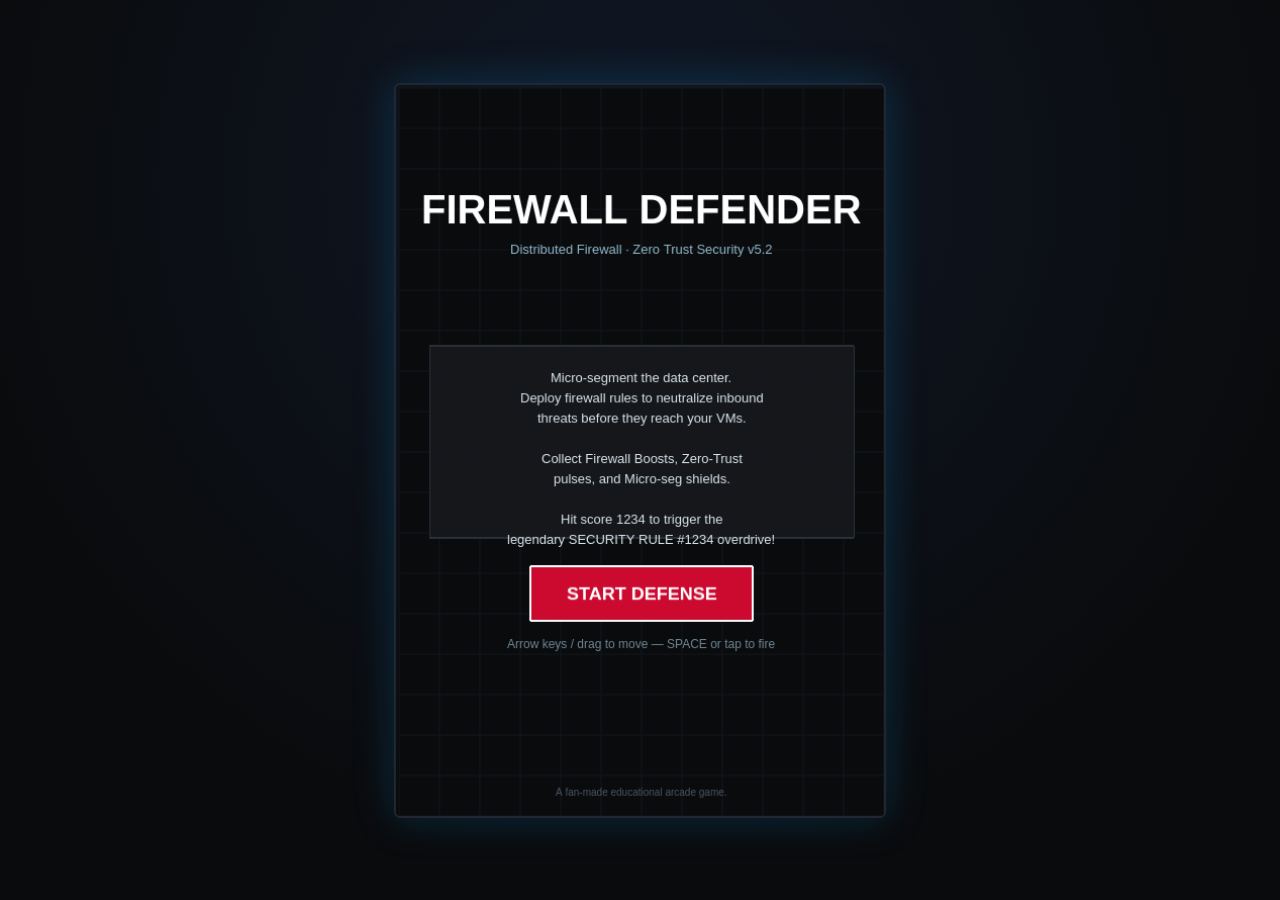
<file: index.html>
<!DOCTYPE html>
<html lang="en">
<head>
  <meta charset="UTF-8" />
  <meta name="viewport" content="width=device-width, initial-scale=1.0, maximum-scale=1.0, user-scalable=no" />
  <title>Firewall Defender</title>
  <link rel="stylesheet" href="css/style.css" />
</head>
<body>
  <div id="game-container">
    <div id="game-root"></div>
  </div>

  <script src="js/vendor/phaser-arcade-physics.min.js"></script>
  <script src="js/scenes/BootScene.js"></script>
  <script src="js/scenes/MenuScene.js"></script>
  <script src="js/scenes/GameScene.js"></script>
  <script src="js/scenes/GameOverScene.js"></script>
  <script src="js/main.js"></script>
</body>
</html>
</file>
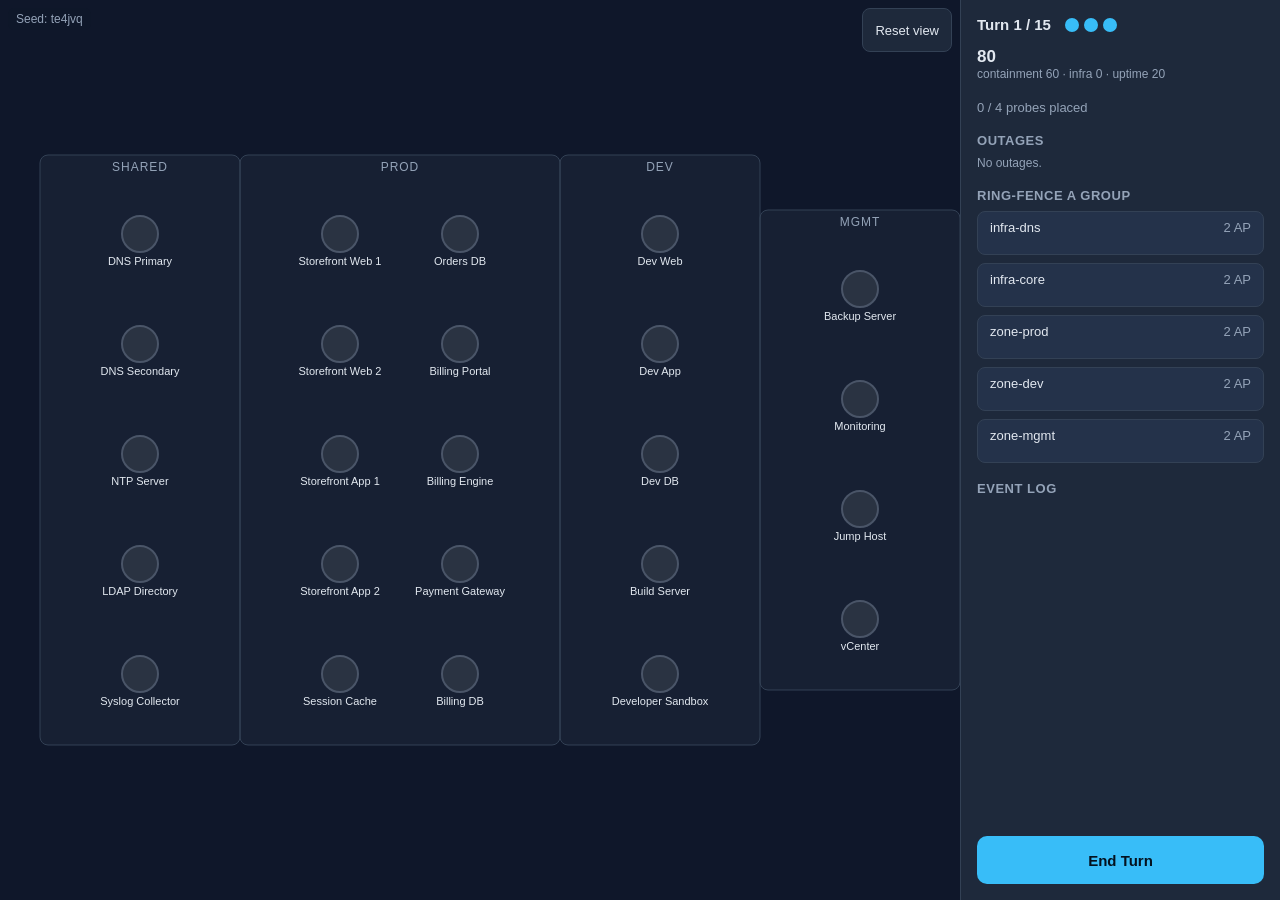
<file: blast-radius/index.html>
<!DOCTYPE html>
<html lang="en">
<head>
<meta charset="UTF-8" />
<meta name="viewport" content="width=device-width, initial-scale=1, viewport-fit=cover" />
<title>Blast Radius</title>
<link rel="icon" href="data:image/svg+xml,%3Csvg xmlns='http://www.w3.org/2000/svg' viewBox='0 0 32 32'%3E%3Ccircle cx='16' cy='16' r='14' fill='%230f172a'/%3E%3Ccircle cx='16' cy='16' r='9' fill='none' stroke='%23ef4444' stroke-width='2' stroke-dasharray='4 3'/%3E%3Ccircle cx='16' cy='16' r='3.5' fill='%2338bdf8'/%3E%3C/svg%3E" />
<link rel="stylesheet" href="css/style.css" />
</head>
<body>
<div id="app" class="app">

  <!-- ===================================================================
       Movable content blocks. main.js reparents each of these into a
       mode-specific slot on layout-mode switch (wide sidebar vs tall status
       bar / bottom sheet, spec 6.5). Every element keeps its id no matter
       which slot currently holds it, so game logic and tests never care
       which layout mode is active. Nothing here is ever duplicated.
       =================================================================== -->

  <div id="status-cluster" class="status-cluster">
    <div id="turn-counter" class="turn-counter" data-testid="turn-counter">Turn 1 / 15</div>
    <div id="ap-indicator" class="ap-indicator" data-testid="ap-indicator" aria-label="Action points remaining">
      <span class="ap-pip" data-pip-index="0"></span>
      <span class="ap-pip" data-pip-index="1"></span>
      <span class="ap-pip" data-pip-index="2"></span>
    </div>
    <div id="score-readout" class="score-readout" data-testid="score-readout">
      <span id="score-total" class="score-total" data-testid="score-total">0</span>
      <span id="score-breakdown" class="score-breakdown muted" data-testid="score-breakdown"></span>
    </div>
  </div>

  <div id="probe-count" class="probe-count" data-testid="probe-count">0 / 4 probes placed</div>

  <section id="outage-section" class="panel-section">
    <h2>Outages</h2>
    <div id="outage-list" class="outage-list" data-testid="outage-list">
      <p class="muted panel-empty">No outages.</p>
    </div>
  </section>

  <section id="fence-section" class="panel-section">
    <h2>Ring-fence a group</h2>
    <div id="fence-buttons" class="fence-buttons" data-testid="fence-buttons"></div>
  </section>

  <section id="log-section" class="panel-section">
    <h2>Event log</h2>
    <ol id="event-log" class="event-log" data-testid="event-log"></ol>
  </section>

  <button id="end-turn-btn" class="end-turn-btn" type="button" data-testid="end-turn-btn">
    End Turn
  </button>

  <svg id="board" class="board" tabindex="0" aria-label="Datacenter map"></svg>
  <div id="intrusion-banner" class="intrusion-banner" hidden>An intrusion is underway.</div>
  <button id="reset-view-btn" class="reset-view-btn" type="button">Reset view</button>
  <div id="seed-display" class="seed-display"></div>
  <div id="debug-badge" class="debug-badge" hidden>DEBUG</div>
  <div id="action-bar" class="action-bar" hidden></div>

  <!-- ===================================================================
       Layout shells. Exactly one is visible at a time (CSS, driven by a
       class main.js sets on #app after measuring viewport width per spec
       6.1). Each shell just provides slots for the movable blocks above.
       =================================================================== -->

  <div id="wide-chrome" class="wide-chrome">
    <main id="map-wrap" class="map-wrap"></main>
    <aside id="sidebar" class="sidebar">
      <div id="wide-status-slot" class="chrome-slot"></div>
      <div id="wide-probe-slot" class="chrome-slot"></div>
      <div id="wide-outage-slot" class="chrome-slot"></div>
      <div id="wide-fence-slot" class="chrome-slot"></div>
      <div id="wide-log-slot" class="chrome-slot chrome-slot-grow"></div>
      <div id="wide-endturn-slot" class="chrome-slot"></div>
    </aside>
  </div>

  <div id="tall-chrome" class="tall-chrome">
    <header id="status-bar" class="status-bar">
      <div id="tall-status-slot" class="chrome-slot"></div>
    </header>

    <main id="map-wrap-tall" class="map-wrap map-wrap-tall"></main>

    <div id="bottom-sheet" class="bottom-sheet">
      <div id="sheet-panel" class="sheet-panel">
        <div class="sheet-tabs" role="tablist">
          <button class="sheet-tab" data-tab="fences" type="button">Fences</button>
          <button class="sheet-tab" data-tab="outages" type="button">Outages</button>
          <button class="sheet-tab" data-tab="log" type="button">Log</button>
        </div>
        <div class="sheet-content">
          <div class="sheet-tab-panel" data-tab-panel="fences"></div>
          <div class="sheet-tab-panel" data-tab-panel="outages"></div>
          <div class="sheet-tab-panel" data-tab-panel="log"></div>
        </div>
      </div>
      <div id="sheet-bar" class="sheet-bar">
        <button id="sheet-handle" class="sheet-handle" type="button" aria-label="Expand panel">
          <span class="sheet-handle-grip"></span>
          <span id="outage-badge" class="outage-badge" data-testid="outage-badge" hidden>0</span>
        </button>
        <div id="tall-endturn-slot" class="chrome-slot chrome-slot-endturn"></div>
      </div>
    </div>
  </div>

  <div id="end-screen" class="end-screen" data-testid="end-screen" hidden></div>
</div>
<script type="module" src="js/main.js"></script>
</body>
</html>
</file>
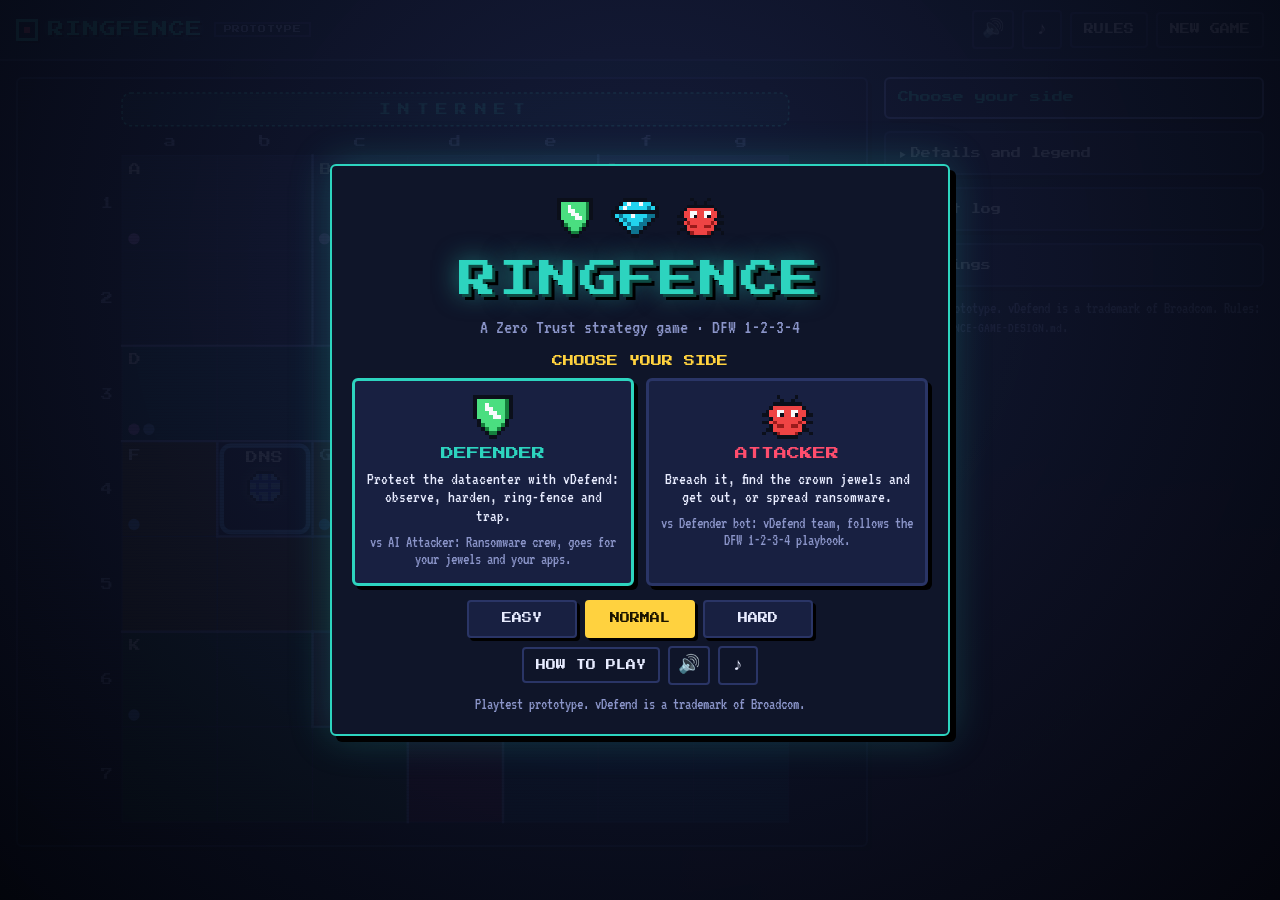
<file: ringfence/index.html>
<!DOCTYPE html>
<html lang="en">
<!-- GENERATED by ringfence/tools/build.js from src/index.html, css/ and js/. Do not edit by hand. -->
<head>
<meta charset="UTF-8" />
<meta name="viewport" content="width=device-width, initial-scale=1, viewport-fit=cover" />
<title>RINGFENCE</title>
<meta name="description" content="RINGFENCE: a pixel-art Zero Trust strategy game. Defend a datacenter with the DFW 1-2-3-4 stages, or attack one guarded by a vDefend bot." />
<meta name="theme-color" content="#070b16" />
<link rel="preconnect" href="https://fonts.googleapis.com" />
<link rel="preconnect" href="https://fonts.gstatic.com" crossorigin />
<link href="https://fonts.googleapis.com/css2?family=Press+Start+2P&family=VT323&display=swap" rel="stylesheet" />
<link rel="icon" href="data:image/svg+xml,%3Csvg xmlns='http://www.w3.org/2000/svg' viewBox='0 0 32 32'%3E%3Crect width='32' height='32' rx='7' fill='%230f172a'/%3E%3Ccircle cx='16' cy='16' r='9.5' fill='none' stroke='%232dd4bf' stroke-width='3'/%3E%3Ccircle cx='16' cy='16' r='4' fill='%23ef4444'/%3E%3C/svg%3E" />
<style>
/* style.css */
:root {
  /* Retro arcade palette (one theme: the game is always "night shift"). */
  --bg: #070b16;
  --surface: #0f1529;
  --surface-2: #182041;
  --text: #e8ecff;
  --muted: #8b95c9;
  --line: #2a3566;
  --grid: #253063;
  --grid-strong: #6f7fd1;
  --accent: #2dd4bf;
  --accent-ink: #03211d;
  --stone: #ff4d6d;
  --stone-ring: #ffd1dc;
  --wall: #4f8cff;
  --fence: #2dd4bf;
  --flow: #5dff8f;
  --zone: #ff9f43;
  --jewel: #ffd23f;
  --sensor: #4fc3ff;
  --hardened: #12306b;
  --infra: #131a33;
  --target: #ffd23f;
  --recent: #ff4d6d;
  --shadow: #000000;
  --font-pixel: "Press Start 2P", ui-monospace, "Courier New", monospace;
  --font-body: "VT323", ui-monospace, "Courier New", monospace;

  --app-A: #1b2440; --app-B: #221c52; --app-C: #33145e; --app-D: #0a3a4a; --app-E: #2e2a28;
  --app-F: #43300a; --app-G: #4a1d0b; --app-H: #4f0f1a; --app-J: #4d0b33; --app-K: #0b3a1f; --app-L: #0b3257;
  color-scheme: dark;
}

* { box-sizing: border-box; }
html, body { margin: 0; }
body {
  background: var(--bg);
  color: var(--text);
  font: 15px/1.45 system-ui, -apple-system, "Segoe UI", Roboto, sans-serif;
  -webkit-tap-highlight-color: transparent;
}
button, select { font: inherit; color: inherit; }
code { font-size: 0.9em; }

.topbar {
  display: flex; align-items: center; justify-content: space-between; gap: 12px;
  padding: 10px 16px; border-bottom: 1px solid var(--line); background: var(--surface);
  position: sticky; top: env(safe-area-inset-top, 0px); z-index: 5;
}
.brand { display: flex; align-items: center; gap: 10px; }
.brand h1 { font-size: 18px; letter-spacing: 0.12em; margin: 0; }
.logo { width: 22px; height: 22px; border-radius: 50%; border: 3px solid var(--fence); position: relative; }
.logo::after { content: ""; position: absolute; inset: 5px; border-radius: 50%; background: var(--stone); }
.badge { font-size: 11px; text-transform: uppercase; letter-spacing: 0.08em; color: var(--muted); border: 1px solid var(--line); border-radius: 999px; padding: 1px 8px; }
.top-actions { display: flex; gap: 8px; }
.top-actions .btn { white-space: nowrap; }


.layout {
  display: grid; gap: 16px; padding: 16px;
  grid-template-columns: minmax(0, 1fr);
  max-width: 1280px; margin: 0 auto;
}
@media (min-width: 920px) {
  .layout { grid-template-columns: minmax(0, 1fr) 380px; align-items: start; }
  .panel { position: sticky; top: 64px; max-height: calc(100vh - 80px); overflow-y: auto; }
}

.board-wrap { background: var(--surface); border: 1px solid var(--line); border-radius: 14px; padding: 8px; }
#board { display: block; width: 100%; height: auto; max-height: calc(100vh - 150px); touch-action: manipulation; user-select: none; }
.legend { list-style: none; margin: 6px 4px 2px; padding: 0; display: flex; flex-wrap: wrap; gap: 4px 14px; font-size: 12px; color: var(--muted); }
.legend li { display: flex; align-items: center; gap: 6px; }
.lg { display: inline-block; width: 18px; height: 6px; border-radius: 3px; }
.lg-stone { width: 12px; height: 12px; border-radius: 50%; background: var(--stone); }
.lg-wall { background: var(--wall); }
.lg-fence { background: var(--fence); }
.lg-flow { background: repeating-linear-gradient(90deg, var(--flow) 0 4px, transparent 4px 7px); height: 4px; }
.lg-allow { background: var(--flow); }
.lg-emergency { background: var(--zone); }
.lg-exit { width: 12px; height: 12px; border-radius: 50%; border: 2px dashed var(--muted); }

.panel { display: flex; flex-direction: column; gap: 12px; }
.card, .status-card { background: var(--surface); border: 1px solid var(--line); border-radius: 14px; padding: 12px 14px; }
.card p { margin: 0 0 8px; }
.status-card { display: flex; align-items: center; justify-content: space-between; gap: 10px; }
.status { font-weight: 600; }
.status.attacker { color: var(--stone); }
.pips { display: flex; gap: 5px; }
.pip { width: 12px; height: 12px; border-radius: 50%; border: 2px solid var(--accent); }
.pip.on { background: var(--accent); }
.pips.attacker .pip { border-color: var(--stone); }
.pips.attacker .pip.on { background: var(--stone); }

.meters { display: grid; grid-template-columns: repeat(2, minmax(0, 1fr)); gap: 8px; }
.meter { background: var(--surface); border: 1px solid var(--line); border-radius: 12px; padding: 8px 12px; }
.meter .k { font-size: 12px; color: var(--muted); }
.meter .v { font-size: 20px; font-weight: 700; font-variant-numeric: tabular-nums; }
.meter .v small { font-size: 13px; font-weight: 500; color: var(--muted); }
.bar { height: 6px; background: var(--surface-2); border-radius: 3px; overflow: hidden; margin-top: 4px; }
.bar > span { display: block; height: 100%; background: var(--accent); border-radius: 3px; transition: width 0.3s; }
.meter.danger .bar > span { background: var(--stone); }
.meter.wide { grid-column: span 2; display: grid; grid-template-columns: repeat(3, minmax(0, 1fr)); gap: 4px 12px; font-size: 13px; color: var(--muted); }
.meter.wide span { display: flex; justify-content: space-between; gap: 6px; }
.meter.wide b { color: var(--text); }

.row { display: flex; gap: 8px; flex-wrap: wrap; margin-top: 10px; }
.row .btn { flex: 1 1 0; }
.btn {
  min-height: 44px; padding: 8px 14px; border-radius: 10px; border: 1px solid var(--line);
  background: var(--surface-2); cursor: pointer; font-weight: 600;
}
.btn:hover:not(:disabled) { border-color: var(--grid-strong); }
.btn.primary { background: var(--accent); color: var(--accent-ink); border-color: var(--accent); }
.btn.ghost { background: transparent; min-height: 36px; padding: 6px 12px; }
.btn:disabled { opacity: 0.45; cursor: not-allowed; }
.btn.pulse { animation: pulse 1.4s ease-in-out infinite; }
@keyframes pulse { 0%, 100% { box-shadow: 0 0 0 0 transparent; } 50% { box-shadow: 0 0 0 5px color-mix(in srgb, var(--accent) 35%, transparent); } }

.actions { display: grid; grid-template-columns: repeat(2, minmax(0, 1fr)); gap: 8px; }
.act {
  display: grid; grid-template-columns: 30px 1fr; grid-template-rows: auto auto; align-items: center;
  text-align: left; min-height: 54px; padding: 6px 10px; border-radius: 10px; cursor: pointer;
  border: 1px solid var(--line); background: var(--surface-2);
}
.act .num { grid-row: span 2; font-weight: 800; font-size: 18px; color: var(--accent); }
.act .lbl { font-weight: 700; }
.act .cost { font-size: 12px; color: var(--muted); }
.act.active { border-color: var(--accent); box-shadow: inset 0 0 0 2px var(--accent); }
.act:disabled { opacity: 0.4; cursor: not-allowed; }

.hint { margin-top: 10px; font-size: 14px; min-height: 22px; }
.hint .row { margin-top: 8px; }
.hint .kind { display: flex; gap: 8px; margin-top: 8px; }
.hint .kind .btn { flex: 1; min-height: 40px; }
.hint .kind .btn.sel { border-color: var(--accent); box-shadow: inset 0 0 0 2px var(--accent); }
.setup-msg { font-weight: 600; min-height: 1.4em; }
.setup-msg.ok { color: var(--accent); }
.setup-msg.bad { color: var(--stone); }

.log-card h2, .settings summary { font-size: 14px; margin: 0 0 6px; }
.log { list-style: none; margin: 0; padding: 0; max-height: 280px; overflow-y: auto; font-size: 13px; }
.log li { padding: 4px 0 4px 10px; border-left: 3px solid var(--line); margin-bottom: 2px; }
.log li.D { border-color: var(--accent); }
.log li.A { border-color: var(--stone); }
.log li.ai { color: var(--muted); font-style: italic; border-color: var(--line); }
.log li.sys { font-weight: 700; border-color: transparent; padding-left: 0; margin-top: 6px; }
.log li.big { font-weight: 700; }

.settings summary { cursor: pointer; margin: 0; }
.settings label { display: flex; justify-content: space-between; align-items: center; gap: 10px; margin-top: 10px; font-size: 14px; }
.settings select { min-height: 36px; border-radius: 8px; border: 1px solid var(--line); background: var(--surface-2); padding: 4px 8px; }
.settings .check { justify-content: flex-start; }
.muted { color: var(--muted); }
.small { font-size: 12px; }
.footnote { margin: 0 4px; }

.toast {
  position: fixed; left: 50%; bottom: 20px; transform: translateX(-50%); z-index: 30;
  background: var(--text); color: var(--bg); padding: 10px 16px; border-radius: 10px;
  max-width: calc(100vw - 32px); font-size: 14px; box-shadow: 0 6px 24px rgba(0,0,0,0.25);
}

.overlay { position: fixed; inset: 0; background: rgba(2, 6, 23, 0.55); display: flex; align-items: center; justify-content: center; padding: 16px; z-index: 20; }
.overlay[hidden] { display: none; }
.sheet { background: var(--surface); border: 1px solid var(--line); border-radius: 16px; padding: 20px; max-width: 560px; width: 100%; max-height: calc(100vh - 32px); overflow-y: auto; }
.sheet h2 { margin: 0 0 8px; }
.sheet h3 { margin: 16px 0 6px; font-size: 15px; }
.sheet ul, .sheet ol { padding-left: 20px; margin: 6px 0; }
.sheet li { margin-bottom: 4px; }
.sheet .debrief { list-style: none; padding: 0; margin: 12px 0; }
.debrief li { display: grid; grid-template-columns: 1fr; padding: 8px 10px; border-radius: 10px; background: var(--surface-2); margin-bottom: 6px; }
.debrief li b { font-variant-numeric: tabular-nums; }
.debrief li span { font-size: 13px; color: var(--muted); }

/* ------------------------------------------------------------ board SVG */
.cell { stroke: var(--grid); stroke-width: 0.6; }
.app-A { fill: var(--app-A); } .app-B { fill: var(--app-B); } .app-C { fill: var(--app-C); } .app-D { fill: var(--app-D); } .app-E { fill: var(--app-E); }
.app-F { fill: var(--app-F); } .app-G { fill: var(--app-G); } .app-H { fill: var(--app-H); } .app-J { fill: var(--app-J); } .app-K { fill: var(--app-K); } .app-L { fill: var(--app-L); }
.cell.infra { fill: var(--infra); }
.cell.hardened { fill: var(--hardened); }
.cell-hit { fill: transparent; cursor: pointer; }
.cell-hit.target { fill: color-mix(in srgb, var(--target) 22%, transparent); stroke: var(--target); stroke-width: 2.5; }
.cell-hit.selected { stroke: var(--text); stroke-width: 2; stroke-dasharray: 4 3; }
.cell-hit.recent { stroke: var(--recent); stroke-width: 2.5; }
.border { stroke: var(--grid-strong); stroke-width: 1.6; stroke-linecap: square; }
.fence { stroke: var(--fence); stroke-width: 6; stroke-linecap: round; }
.wall { fill: var(--wall); }
.wall.pending { fill: none; stroke: var(--wall); stroke-width: 2; stroke-dasharray: 4 3; }
.flow .flow-line { stroke: var(--flow); stroke-width: 3; stroke-linecap: round; stroke-dasharray: 4 4; }
.flow .flow-end { fill: none; stroke: var(--flow); stroke-width: 1.5; }
.flow.unseen .flow-line { stroke: var(--muted); stroke-dasharray: 2 4; opacity: 0.8; }
.flow.unseen .flow-end { stroke: var(--muted); }
.allow .flow-line { stroke: var(--flow); stroke-width: 5; stroke-linecap: round; }
.allow .flow-end { fill: var(--flow); }
.allow.draft .flow-line { stroke-dasharray: 5 3; }
.allow.emergency .flow-line { stroke: var(--zone); }
.allow.emergency .flow-end { fill: var(--zone); }
.flow-bang { fill: var(--zone); stroke: var(--surface); stroke-width: 1.5; }
.t-bang { font-size: 9px; font-weight: 900; fill: #fff; }
.fence.preview { stroke-dasharray: 6 4; opacity: 0.85; }
.fence.preview.breaks { stroke: var(--stone); }
.bad { color: var(--stone); }
.t-app { font-size: 11px; font-weight: 700; fill: var(--muted); }
.t-infra { font-size: 11px; font-weight: 800; fill: var(--text); letter-spacing: 0.04em; }
.t-axis { font-size: 12px; fill: var(--muted); font-weight: 600; }
.t-internet { font-size: 11px; fill: var(--muted); letter-spacing: 0.4em; font-weight: 700; }
.internet-band { fill: var(--surface-2); }
.globe { fill: none; stroke: var(--muted); stroke-width: 1.2; }
.shield { fill: var(--wall); }
.stone { fill: var(--stone); stroke: var(--stone-ring); stroke-width: 2; }
.stone-shine { fill: rgba(255,255,255,0.35); }
.stone.fresh { animation: pop 0.35s ease-out; transform-box: fill-box; transform-origin: center; }
@keyframes pop { from { transform: scale(0.3); } to { transform: scale(1); } }
.tok-card { fill: var(--surface); stroke: var(--grid-strong); stroke-width: 1.2; stroke-dasharray: 3 2; }
.tok-card.up { stroke-dasharray: none; stroke: var(--jewel); stroke-width: 2; }
.tok-jewel { fill: var(--jewel); }
.tok-sensor { fill: none; stroke: var(--sensor); stroke-width: 1.8; }
.tok-sensor-dot { fill: var(--sensor); }
.t-odds { font-size: 9px; font-weight: 700; fill: var(--stone); }
.tok-seen { fill: var(--stone); }
.edge-hit { fill: transparent; cursor: pointer; }
.edge-hit:hover { fill: color-mix(in srgb, var(--wall) 30%, transparent); }
.edge-hint { fill: color-mix(in srgb, var(--target) 55%, transparent); pointer-events: none; }

@media (max-width: 520px) {
  .topbar { padding: 8px 12px; }
  .badge { display: none; }
  .brand h1 { font-size: 16px; letter-spacing: 0.08em; }
  .top-actions { gap: 6px; }
  .btn.ghost { padding: 6px 10px; }
  .layout { padding: 12px 16px; gap: 12px; }
  .board-wrap { padding: 4px; }
  .meter.wide { grid-template-columns: repeat(2, minmax(0, 1fr)); }
}
.lg-odds { width: auto; height: auto; background: none; color: var(--stone); font-size: 10px; font-weight: 700; }

/* Threat highlight */
.threat-box { border-radius: 12px; padding: 10px 12px; font-size: 14px; border: 1px solid var(--line); background: var(--surface); }
.threat-box[hidden] { display: none; }
.threat-box.danger { border-color: var(--stone); background: color-mix(in srgb, var(--stone) 12%, var(--surface)); }
.threat-box.warn { border-color: var(--target); background: color-mix(in srgb, var(--target) 12%, var(--surface)); }
.threat .threat-cell { fill: none; stroke-width: 2.5; stroke-dasharray: 5 4; }
.threat.danger .threat-cell { stroke: var(--stone); fill: color-mix(in srgb, var(--stone) 10%, transparent); }
.threat.warn .threat-cell { stroke: var(--target); }
.threat.calm .threat-cell { stroke: var(--muted); opacity: 0.6; }
.threat .threat-target { fill: none; stroke-width: 3; }
.threat.danger .threat-target { stroke: var(--stone); animation: throb 1.2s ease-in-out infinite; }
.threat.warn .threat-target { stroke: var(--target); }
.threat.calm .threat-target { stroke: var(--muted); }
@keyframes throb { 50% { stroke-opacity: 0.35; } }

/* Playtest feedback */
.feedback { margin-top: 12px; padding-top: 4px; border-top: 1px solid var(--line); }
.rate { display: grid; grid-template-columns: repeat(5, minmax(0, 1fr)); gap: 6px; margin: 6px 0; }
.rate .btn { min-height: 48px; padding: 4px; display: flex; flex-direction: column; align-items: center; justify-content: center; font-size: 17px; }
.rate .btn span { font-size: 10px; font-weight: 500; color: var(--muted); }
.rate .btn.sel { background: var(--accent); color: var(--accent-ink); border-color: var(--accent); }
.rate .btn.sel span { color: var(--accent-ink); }
.feedback textarea { width: 100%; border-radius: 10px; border: 1px solid var(--line); background: var(--surface-2); color: var(--text); padding: 8px 10px; font: inherit; resize: vertical; }
.playtest { display: flex; align-items: center; gap: 6px; flex-wrap: wrap; margin-top: 10px; }
.playtest span { flex: 1 1 100%; }

/* Isolate walls and threat suggestions */
.wall.iso { fill: var(--stone); }
.wall.iso.pending { fill: none; stroke: var(--stone); stroke-width: 2; stroke-dasharray: 4 3; }
.setup-msg.warn { color: var(--zone); }
.suggest { display: flex; flex-direction: column; gap: 6px; margin-top: 8px; }
.suggest .btn { min-height: 38px; text-align: left; font-weight: 600; font-size: 13px; background: var(--surface); }
.suggest .btn em { font-style: normal; color: var(--muted); font-weight: 500; }

/* v0.6: shared services, dependencies, blast radius */
:root { --svc-NTP: #c084fc; --svc-DNS: #60a5fa; --svc-LDAP: #facc15; }
.dep.svc-NTP { fill: var(--svc-NTP); } .dep.svc-DNS { fill: var(--svc-DNS); } .dep.svc-LDAP { fill: var(--svc-LDAP); }
.infra-ring { fill: none; stroke-width: 3; }
.infra-ring.svc-NTP { stroke: var(--svc-NTP); } .infra-ring.svc-DNS { stroke: var(--svc-DNS); } .infra-ring.svc-LDAP { stroke: var(--svc-LDAP); }
.t-users { font-size: 8.5px; fill: var(--muted); font-weight: 700; letter-spacing: 0.05em; }
.compromised { fill: color-mix(in srgb, var(--stone) 13%, transparent); pointer-events: none; }
.lg-dep { width: 30px; height: 8px; background: radial-gradient(circle at 4px 4px, var(--svc-NTP) 3.5px, transparent 4px), radial-gradient(circle at 15px 4px, var(--svc-DNS) 3.5px, transparent 4px), radial-gradient(circle at 26px 4px, var(--svc-LDAP) 3.5px, transparent 4px); }
.lg-comp { width: 14px; height: 14px; background: color-mix(in srgb, var(--stone) 25%, transparent); border-radius: 3px; }
.act .num { font-size: 16px; }

/* =================================================== v0.7 retro arcade */
body {
  font: 19px/1.2 var(--font-body);
  background:
    radial-gradient(ellipse at 50% -10%, rgba(45, 212, 191, 0.12), transparent 55%),
    radial-gradient(ellipse at 100% 100%, rgba(255, 77, 109, 0.10), transparent 50%),
    var(--bg);
  background-attachment: fixed;
}
code { font-family: var(--font-body); }
.brand h1, .status, .btn, .act .lbl, .meter .k, .log-card h2, .settings summary, .sheet h2, .sheet h3, .badge, .title-level .btn {
  font-family: var(--font-pixel);
  font-weight: 400;
}
.brand h1 { font-size: 16px; letter-spacing: 0.08em; color: var(--accent); text-shadow: 2px 2px 0 var(--shadow), 0 0 12px rgba(45, 212, 191, 0.55); }
.badge { font-size: 8px; border-radius: 0; border-width: 2px; }
.logo { border-radius: 0; border-width: 3px; box-shadow: 2px 2px 0 var(--shadow); }
.logo::after { border-radius: 0; }
.topbar { border-bottom: 2px solid var(--line); background: rgba(15, 21, 41, 0.92); backdrop-filter: blur(4px); }
.top-actions { align-items: center; }
.btn { font-size: 10px; line-height: 1.5; border-radius: 4px; border-width: 2px; box-shadow: 3px 3px 0 var(--shadow); text-transform: uppercase; }
.btn:active:not(:disabled) { transform: translate(2px, 2px); box-shadow: 1px 1px 0 var(--shadow); }
.btn.ghost { box-shadow: none; }
.btn.icon { font-family: inherit; font-size: 18px; min-width: 40px; padding: 4px 8px; text-transform: none; }
.btn.icon.off { opacity: 0.4; text-decoration: line-through; }
.card, .status-card, .meter, .board-wrap, .threat-box, .sheet { border-radius: 6px; border-width: 2px; box-shadow: 4px 4px 0 var(--shadow); }
.status { font-size: 11px; line-height: 1.6; color: var(--accent); }
.status.attacker { color: var(--stone); }
.pip { border-radius: 0; width: 13px; height: 13px; }
.meter .k { font-size: 8px; line-height: 1.6; text-transform: uppercase; }
.meter .v { font-size: 26px; font-weight: 400; line-height: 1; }
.meter .v small { font-size: 17px; font-weight: 400; }
.bar { height: 8px; border-radius: 0; background: repeating-linear-gradient(90deg, var(--surface-2) 0 6px, var(--bg) 6px 8px); }
.bar > span { border-radius: 0; background: repeating-linear-gradient(90deg, var(--accent) 0 6px, transparent 6px 8px); }
.meter.danger .bar > span { background: repeating-linear-gradient(90deg, var(--stone) 0 6px, transparent 6px 8px); }
.meter.wide { font-size: 17px; }
.act { border-radius: 4px; border-width: 2px; box-shadow: 3px 3px 0 var(--shadow); }
.act .lbl { font-size: 10px; line-height: 1.8; }
.act .cost { font-size: 16px; line-height: 1.05; }
.act .num { font-size: 18px; }
.act.pulse { animation: pulse 1.2s ease-in-out infinite; }
.hint { font-size: 18px; }
.log { font-size: 17px; max-height: 300px; }
.log li { line-height: 1.15; }
.log-card h2, .settings summary { font-size: 10px; }
.settings label { font-size: 18px; }
.legend { font-size: 16px; }
.sheet { font-size: 19px; border-color: var(--grid-strong); }
.sheet h2 { font-size: 15px; line-height: 1.5; color: var(--accent); }
.sheet h3 { font-size: 11px; line-height: 1.6; color: var(--jewel); }
.debrief li span { font-size: 17px; }
.threat-box { font-size: 18px; }
.suggest .btn { font-family: var(--font-body); font-size: 17px; text-transform: none; }
.rate .btn { font-size: 14px; }
.rate .btn span { font-family: var(--font-body); font-size: 13px; text-transform: none; }
.toast { background: var(--jewel); color: #1a1300; font-size: 18px; border-radius: 4px; box-shadow: 4px 4px 0 var(--shadow); }
.small { font-size: 16px; }
.overlay { background: rgba(3, 5, 12, 0.78); }
.lg-stone { border-radius: 0; background: center / contain no-repeat var(--lg-virus, none), var(--stone); image-rendering: pixelated; width: 16px; height: 14px; }
.lg-stone.px-ok { background-color: transparent; }

/* The board: a CRT screen. */
.board-wrap { position: relative; overflow: hidden; background: #050814; }
.board-wrap::after {
  content: ""; position: absolute; inset: 0; pointer-events: none;
  background: repeating-linear-gradient(0deg, rgba(0, 0, 0, 0.16) 0 1px, transparent 1px 3px);
  mix-blend-mode: multiply;
}
.t-app, .t-infra, .t-axis, .t-internet, .t-users, .t-odds, .t-cost, .t-exfil { font-family: var(--font-pixel); font-weight: 400; }
.t-app { font-size: 8px; fill: var(--text); opacity: 0.85; }
.t-infra { font-size: 8px; }
.t-axis { font-size: 8px; }
.t-internet { font-size: 8px; letter-spacing: 0.6em; fill: var(--accent); }
.internet-band { fill: #0b2a33; stroke: var(--accent); stroke-width: 1; stroke-dasharray: 2 2; }
.t-users { font-size: 5.5px; letter-spacing: 0; }
.t-odds { font-size: 6.5px; fill: var(--jewel); paint-order: stroke; stroke: #000; stroke-width: 2px; }
.t-cost { font-size: 8px; fill: var(--target); paint-order: stroke; stroke: #000; stroke-width: 2px; }
.t-exfil { font-size: 6.5px; fill: var(--jewel); animation: blink 0.8s steps(2) infinite; paint-order: stroke; stroke: #000; stroke-width: 2px; }
@keyframes blink { 50% { opacity: 0.2; } }
.px { image-rendering: pixelated; image-rendering: crisp-edges; }
.rack { opacity: 0.16; }
.svc-icon { filter: drop-shadow(0 0 3px rgba(255, 255, 255, 0.25)); }
.hard-shield { filter: drop-shadow(0 0 4px rgba(93, 255, 143, 0.8)); }
.skull { opacity: 0.9; }
.bug { animation: bob 0.9s steps(2) infinite; transform-box: fill-box; transform-origin: center; }
.bug.alt { animation-delay: -0.45s; }
.bug.fresh { animation: pop 0.35s steps(4) 1, bob 0.9s steps(2) 0.35s infinite; }
@keyframes bob { 50% { transform: translateY(-2px); } }
.bug-shadow { fill: rgba(0, 0, 0, 0.45); }
.tok-card { fill: #0b1020; stroke: var(--grid-strong); stroke-dasharray: none; stroke-width: 1.5; }
.tok-card.up { stroke: var(--jewel); stroke-width: 2; filter: drop-shadow(0 0 4px rgba(255, 210, 63, 0.9)); }
.token.up .gem { animation: sparkle 1.2s steps(3) infinite; }
@keyframes sparkle { 50% { filter: brightness(1.5); } }
.hint-cell { fill: none; stroke: var(--jewel); stroke-width: 3; stroke-dasharray: 6 4; animation: march 0.6s linear infinite; }
@keyframes march { to { stroke-dashoffset: -20; } }
.cell-hit.target { fill: color-mix(in srgb, var(--target) 16%, transparent); stroke-dasharray: 5 3; animation: march 1.2s linear infinite; }
.cell-hit.recent { stroke-dasharray: none; }
.fence { filter: drop-shadow(0 0 3px rgba(45, 212, 191, 0.9)); stroke-linecap: square; }
.wall { filter: drop-shadow(0 0 3px rgba(79, 140, 255, 0.9)); }
.wall.iso { filter: drop-shadow(0 0 3px rgba(255, 77, 109, 0.9)); }
.allow .flow-line { filter: drop-shadow(0 0 2px rgba(93, 255, 143, 0.9)); }
.compromised { fill: rgba(255, 77, 109, 0.14); }
body.role-attacker .cell-hit.target { fill: color-mix(in srgb, var(--stone) 16%, transparent); stroke: var(--stone); }
.threat-box.intel { border-color: var(--stone); }
.threat-box.intel.danger { animation: pulse-red 1s steps(2) infinite; }
@keyframes pulse-red { 50% { border-color: var(--jewel); } }

/* Title screen */
.title-screen { background: radial-gradient(ellipse at 50% 30%, rgba(24, 32, 65, 0.9), rgba(3, 5, 12, 0.96)); }
.title-sheet { text-align: center; max-width: 620px; border-color: var(--accent); box-shadow: 6px 6px 0 var(--shadow), 0 0 40px rgba(45, 212, 191, 0.25); }
.title-art { display: flex; justify-content: center; align-items: flex-end; gap: 18px; min-height: 52px; }
.title-art img { animation: bob 0.9s steps(2) infinite; }
.title-art img:nth-child(2) { animation-delay: -0.3s; }
.title-art img:nth-child(3) { animation-delay: -0.6s; }
.title-name { font-family: var(--font-pixel); font-size: clamp(22px, 7vw, 38px) !important; margin: 14px 0 6px !important; letter-spacing: 0.06em;
  color: var(--accent) !important; text-shadow: 3px 3px 0 #0d4a43, 6px 6px 0 var(--shadow), 0 0 24px rgba(45, 212, 191, 0.6); }
.title-sub { margin: 0 0 16px; color: var(--muted); font-size: 20px; }
.title-pick { font-family: var(--font-pixel); font-size: 11px; color: var(--jewel); margin: 0 0 10px; animation: blink 1.2s steps(2) infinite; }
.roles { display: grid; grid-template-columns: repeat(2, minmax(0, 1fr)); gap: 12px; }
.role-card {
  display: flex; flex-direction: column; align-items: center; gap: 8px; padding: 14px 10px; cursor: pointer;
  background: var(--surface-2); border: 3px solid var(--line); border-radius: 6px; color: var(--text); box-shadow: 4px 4px 0 var(--shadow);
  font-family: var(--font-body); font-size: 17px; line-height: 1.1; transition: transform 0.08s steps(2);
}
.role-card:hover, .role-card:focus-visible { transform: translateY(-3px); }
.role-card.def:hover, .role-card.def.sel { border-color: var(--accent); }
.role-card.atk:hover, .role-card.atk.sel { border-color: var(--stone); }
.role-card:active { transform: translate(2px, 2px); box-shadow: 1px 1px 0 var(--shadow); }
.role-art { min-height: 44px; display: flex; align-items: center; }
.role-name { font-family: var(--font-pixel); font-size: 13px; }
.role-card.def .role-name { color: var(--accent); }
.role-card.atk .role-name { color: var(--stone); }
.role-foe { color: var(--muted); font-size: 16px; }
.title-level { display: flex; justify-content: center; gap: 8px; margin: 14px 0 6px; }
.title-level .btn { min-height: 38px; flex: 0 1 110px; }
.title-level .btn.sel { background: var(--jewel); color: #1a1300; border-color: var(--jewel); }
.title-foot { display: flex; justify-content: center; align-items: center; gap: 8px; margin-top: 8px; }
.title-note { margin: 10px 0 0; }
#overlay-end.won .sheet { border-color: var(--jewel); box-shadow: 6px 6px 0 var(--shadow), 0 0 40px rgba(255, 210, 63, 0.3); }
#overlay-end.won #end-title { color: var(--jewel); }
#overlay-end:not(.won) #end-title { color: var(--stone); }

@media (max-width: 520px) {
  .brand h1 { font-size: 12px; }
  .btn { font-size: 9px; }
  .btn.icon { min-width: 34px; padding: 4px 6px; font-size: 16px; }
  .top-actions { gap: 4px; }
  .roles { grid-template-columns: 1fr; }
  .role-card { flex-direction: row; flex-wrap: wrap; text-align: left; justify-content: flex-start; }
  .role-card .role-text, .role-card .role-foe { flex: 1 1 100%; }
  .title-sheet { padding: 16px 12px; }
  .logo { display: none; }
}
@media (prefers-reduced-motion: reduce) {
  .bug, .title-art img, .title-pick, .t-exfil, .hint-cell, .cell-hit.target, .token.up .gem { animation: none !important; }
}
.actions[hidden] { display: none; }

/* ======================================== v0.8 dock: one thing at a time */
.dock {
  display: grid; gap: 8px; padding: 10px 12px;
  background: var(--surface); border: 2px solid var(--grid-strong); border-radius: 6px; box-shadow: 4px 4px 0 var(--shadow);
}
.dock-top { display: flex; align-items: center; justify-content: space-between; gap: 10px; }
.chips { display: grid; grid-template-columns: repeat(4, minmax(0, 1fr)); gap: 6px; }
.chips:empty { display: none; }
.chip { display: grid; background: var(--surface-2); border: 1px solid var(--line); border-radius: 4px; padding: 4px 6px; min-width: 0; }
.chip .k { font-family: var(--font-pixel); font-size: 6.5px; line-height: 1.5; color: var(--muted); text-transform: uppercase; white-space: nowrap; overflow: hidden; text-overflow: ellipsis; }
.chip .v { font-size: 26px; line-height: 1; font-variant-numeric: tabular-nums; }
.chip .v small { font-size: 16px; color: var(--muted); }
.chip .sub { font-size: 14px; line-height: 1.1; color: var(--muted); white-space: nowrap; overflow: hidden; text-overflow: ellipsis; }
.chip.good .v { color: var(--accent); }
.chip.foe .v { color: var(--stone); }
.coach { display: grid; gap: 6px; font-size: 18px; line-height: 1.15; }
.coach:empty { display: none; }
.coach p { margin: 0; }
.eyebrow { display: block; font-family: var(--font-pixel); font-size: 7px; line-height: 1.6; letter-spacing: 0.08em; text-transform: uppercase; color: var(--jewel); }
.suggest-box {
  display: grid; grid-template-columns: minmax(0, 1fr) auto; align-items: center; gap: 10px;
  border: 2px dashed var(--jewel); border-radius: 4px; padding: 8px 10px; background: rgba(255, 210, 63, 0.06);
}
.suggest-box p { color: var(--muted); font-size: 16px; margin-top: 2px; }
.suggest-box .btn { min-width: 84px; }
.mi-cost { color: var(--jewel); font-size: 16px; white-space: nowrap; }
.tap-tip { color: var(--muted); font-size: 15px; }
.facts { display: grid; gap: 2px; }
.facts span { color: var(--muted); font-size: 16px; }
.menu { display: grid; gap: 6px; }
.menu-item {
  display: grid; gap: 2px; text-align: left; width: 100%; padding: 8px 10px; cursor: pointer;
  background: var(--surface-2); color: var(--text); border: 2px solid var(--line); border-radius: 4px;
  box-shadow: 3px 3px 0 var(--shadow); font: inherit; font-size: 18px; line-height: 1.1;
}
.menu-item:hover:not(:disabled), .menu-item:focus-visible { border-color: var(--accent); }
.menu-item:active:not(:disabled) { transform: translate(2px, 2px); box-shadow: 1px 1px 0 var(--shadow); }
.menu-item.warn { border-color: var(--zone); }
.menu-item:disabled { opacity: 0.45; cursor: not-allowed; }
.mi-top { display: flex; justify-content: space-between; gap: 8px; align-items: baseline; }
.mi-why { color: var(--muted); font-size: 15px; }
.linkish { justify-self: start; background: none; border: 0; padding: 2px 0; color: var(--muted); font: inherit; font-size: 16px; text-decoration: underline; cursor: pointer; }
.recent { display: grid; gap: 1px; font-size: 15px; color: var(--muted); border-top: 1px dashed var(--line); padding-top: 6px; }
.recent .big { color: var(--text); }
.dock-buttons { margin-top: 0; }
.dock-buttons[hidden] { display: none; }
.setup { display: grid; gap: 6px; font-size: 18px; }
.setup p { margin: 0; }
.setup .row { margin-top: 2px; }
.card > summary { font-family: var(--font-pixel); font-size: 10px; line-height: 1.6; cursor: pointer; }
.card[open] > summary { margin-bottom: 8px; }
.more .legend { margin: 8px 0 0; }
.more .meters, .more .threat-box { margin-bottom: 8px; }
.hint-edge { fill: var(--jewel); animation: blink 0.8s steps(2) infinite; pointer-events: none; }
.edge-hint.iso { fill: color-mix(in srgb, var(--stone) 70%, transparent); }
.lg-hint { width: 14px; height: 14px; border: 2px dashed var(--jewel); border-radius: 3px; }

/* Phones and narrow windows: the dock is a HUD fixed to the bottom. */
@media (max-width: 919px) {
  .dock {
    position: fixed; left: 0; right: 0; bottom: 0; z-index: 10;
    max-height: 50vh; max-height: 50dvh; overflow-y: auto; overscroll-behavior: contain;
    border-width: 2px 0 0; border-radius: 0; box-shadow: 0 -6px 18px rgba(0, 0, 0, 0.5);
    padding: 8px 16px calc(10px + env(safe-area-inset-bottom, 0px));
  }
  body { padding-bottom: var(--dock-h, 260px); }
  .toast { bottom: calc(var(--dock-h, 260px) + 12px); }
}
[hidden] { display: none !important; }
.chips { grid-template-columns: repeat(3, minmax(0, 1fr)); }
@media (max-width: 919px) {
  .chip { padding: 3px 6px; }
  .chip .v { font-size: 22px; }
  .dock { gap: 6px; }
  .dock .btn { min-height: 40px; }
  /* Keep the whole board visible above the dock. */
  #board { max-height: calc(100vh - var(--dock-h, 260px) - 70px); max-height: calc(100dvh - var(--dock-h, 260px) - 70px); }
  .board-wrap { padding: 2px; }
  .layout { padding-top: 8px; }
}
</style>
</head>
<body>
<header class="topbar">
  <div class="brand">
    <span class="logo" aria-hidden="true"></span>
    <h1>RINGFENCE</h1>
    <span class="badge">prototype</span>
  </div>
  <nav class="top-actions">
    <button class="btn ghost icon" data-sound="mute" type="button" aria-label="Sound">🔊</button>
    <button class="btn ghost icon" data-sound="music" type="button" aria-label="Music">♪</button>
    <button id="btn-rules" class="btn ghost" type="button">Rules</button>
    <button id="btn-new" class="btn ghost" type="button">New game</button>
  </nav>
</header>

<main class="layout">
  <section class="board-wrap" aria-label="Game board">
    <svg id="board" role="img" aria-label="Datacenter board"></svg>
  </section>

  <aside class="panel">
    <div id="dock" class="dock">
      <div class="dock-top">
        <div id="status" class="status" aria-live="polite"></div>
        <div id="pips" class="pips" aria-label="Actions left"></div>
      </div>
      <div id="chips" class="chips"></div>
      <div id="setup-panel" class="setup" hidden>
        <p>Your <b>3 Crown Jewels</b> 💎 and <b>3 Sensors</b> ★ are hidden in your apps. The Attacker sees where they are, but not which is which.</p>
        <p class="muted">Tap tokens to move them, or just start.</p>
        <p id="setup-msg" class="setup-msg"></p>
        <div class="row">
          <button id="btn-random" class="btn" type="button">Shuffle</button>
          <button id="btn-start" class="btn primary" type="button">Start</button>
        </div>
      </div>
      <div id="coach" class="coach" aria-live="polite"></div>
      <div id="dock-buttons" class="row dock-buttons">
        <button id="btn-undo" class="btn" type="button">Undo</button>
        <button id="btn-end" class="btn primary" type="button">End turn</button>
      </div>
    </div>

    <details class="card more">
      <summary>Details and legend</summary>
      <div id="meters" class="meters"></div>
      <div id="threat" class="threat-box" hidden></div>
      <ul class="legend" aria-label="Legend">
        <li><span class="lg lg-stone"></span>Attacker stone (virus)</li>
        <li><span class="lg lg-wall"></span>Wall</li>
        <li><span class="lg lg-fence"></span>Ring-fence</li>
        <li><span class="lg lg-flow"></span>Observed flow, not allowed yet</li>
        <li><span class="lg lg-allow"></span>Exception (allow rule)</li>
        <li><span class="lg lg-emergency"></span>Emergency allow (after an outage)</li>
        <li><span class="lg lg-exit"></span>Exit (row 1, storefront H, unhardened DNS)</li>
        <li><span class="lg lg-dep"></span>Shared services an app uses (NTP, DNS, LDAP)</li>
        <li><span class="lg lg-comp"></span>Compromised app (blast radius)</li>
        <li><span class="lg lg-hint"></span>Suggested move</li>
        <li><span class="lg lg-odds">37%</span>Your odds a token is a jewel (Attacker side)</li>
      </ul>
    </details>

    <details class="card log-card">
      <summary>Event log</summary>
      <ol id="log" class="log"></ol>
    </details>

    <details class="card settings">
      <summary>Settings</summary>
      <label>Difficulty
        <select id="set-level">
          <option value="easy">Easy</option>
          <option value="normal">Normal</option>
          <option value="hard">Hard</option>
        </select>
      </label>
      <label>Opponent speed
        <select id="set-speed">
          <option value="1100">Slow</option>
          <option value="600">Normal</option>
          <option value="200">Fast</option>
        </select>
      </label>
      <label class="check"><input type="checkbox" id="set-suggest" /> Suggest a next move</label>
      <label class="check"><input type="checkbox" id="set-threat" /> Defender: show the Attacker’s route when it gets close</label>
      <label class="check"><input type="checkbox" id="set-reasoning" /> Show the AI’s reasoning in the log</label>
      <div class="playtest">
        <span id="pt-count" class="small muted"></span>
        <button id="btn-pt-dl" class="btn ghost" type="button">Download</button>
        <button id="btn-pt-clear" class="btn ghost" type="button">Clear</button>
      </div>
      <p class="muted small">Add <code>?seed=abc</code> to the URL to replay the same random setup and AI rolls.</p>
    </details>

    <p class="footnote muted small">Playtest prototype. vDefend is a trademark of Broadcom. Rules: <code>docs/RINGFENCE-GAME-DESIGN.md</code>.</p>
  </aside>
</main>

<div id="toast" class="toast" role="status" hidden></div>

<div id="overlay-end" class="overlay" hidden>
  <div class="sheet" role="dialog" aria-modal="true" aria-labelledby="end-title">
    <h2 id="end-title"></h2>
    <p id="end-reason"></p>
    <div id="end-debrief"></div>
    <div class="feedback">
      <h3>Playtest feedback</h3>
      <p class="muted small">How fun was that game?</p>
      <div class="rate" id="rate">
        <button class="btn" data-rate="1" type="button">1<span>Dull</span></button>
        <button class="btn" data-rate="2" type="button">2</button>
        <button class="btn" data-rate="3" type="button">3<span>OK</span></button>
        <button class="btn" data-rate="4" type="button">4</button>
        <button class="btn" data-rate="5" type="button">5<span>Great</span></button>
      </div>
      <textarea id="fb-comment" rows="2" placeholder="Anything confusing, boring or great? (optional)"></textarea>
      <p id="fb-status" class="muted small"></p>
      <div class="row">
        <button id="btn-dl-game" class="btn" type="button">Download this game</button>
        <button id="btn-dl-all" class="btn" type="button">Download all playtests</button>
      </div>
    </div>
    <div class="row">
      <button id="btn-review" class="btn" type="button">Review board</button>
      <button id="btn-switch" class="btn" type="button">Change side</button>
      <button id="btn-again" class="btn primary" type="button">Play again</button>
    </div>
  </div>
</div>

<div id="overlay-title" class="overlay title-screen" hidden>
  <div class="sheet title-sheet" role="dialog" aria-modal="true" aria-labelledby="title-name">
    <div class="title-art" aria-hidden="true"><span class="bob"></span></div>
    <h2 id="title-name" class="title-name">RINGFENCE</h2>
    <p class="title-sub">A Zero Trust strategy game · DFW 1-2-3-4</p>
    <p class="title-pick">CHOOSE YOUR SIDE</p>
    <div class="roles" id="title-roles">
      <button class="role-card def" data-role="defender" type="button">
        <span class="role-art" data-sprite="shield"></span>
        <span class="role-name">DEFENDER</span>
        <span class="role-text">Protect the datacenter with vDefend: observe, harden, ring-fence and trap.</span>
        <span class="role-foe" id="title-def-foe"></span>
      </button>
      <button class="role-card atk" data-role="attacker" type="button">
        <span class="role-art" data-sprite="virus"></span>
        <span class="role-name">ATTACKER</span>
        <span class="role-text">Breach it, find the crown jewels and get out, or spread ransomware.</span>
        <span class="role-foe" id="title-atk-foe"></span>
      </button>
    </div>
    <div class="title-level" id="title-level" role="group" aria-label="Difficulty">
      <button class="btn" data-level="easy" type="button">EASY</button>
      <button class="btn" data-level="normal" type="button">NORMAL</button>
      <button class="btn" data-level="hard" type="button">HARD</button>
    </div>
    <div class="title-foot">
      <button id="title-rules" class="btn ghost" type="button">How to play</button>
      <button class="btn ghost icon" data-sound="mute" type="button" aria-label="Sound">🔊</button>
      <button class="btn ghost icon" data-sound="music" type="button" aria-label="Music">♪</button>
    </div>
    <p class="muted small title-note">Playtest prototype. vDefend is a trademark of Broadcom.</p>
  </div>
</div>

<div id="overlay-rules" class="overlay" hidden>
  <div class="sheet rules" role="dialog" aria-modal="true" aria-labelledby="rules-title">
    <h2 id="rules-title">How to play</h2>
    <p>Two sides fight over a datacenter. The <strong>Defender</strong> moves first each round with 3 actions, then the <strong>Attacker</strong> takes 3. Play either side: against the AI Attacker, or against the vDefend Defender bot.</p>
    <ul>
      <li><strong>The Defender wins</strong> by reaching the <strong>Zero Trust target</strong> (18 points), or by surviving to the end of round 8.</li>
      <li><strong>The Attacker wins</strong> by stealing <strong>one Crown Jewel</strong>, or by getting footholds in <strong>7 apps</strong>: ransomware across a huge blast radius.</li>
    </ul>
    <h3>How the Defender scores: territory</h3>
    <p>At the start of each of your turns, every <strong>secure app</strong> (ring-fenced, with no attacker inside) and every <strong>hardened service</strong> gives <strong>+1 Zero Trust point</strong>. You also get <strong>+3 Insight</strong>, plus 1 per secure app. Secure early and your economy grows.</p>
    <h3>Defender actions</h3>
    <ul class="rules-actions">
      <li><strong>👁 Observe</strong> an app (free, one action). Security Intelligence maps its business flows, and they show on your next turn. <em>Stage 1: assess before you enforce.</em></li>
      <li><strong>🛡 Harden</strong> a shared service (2 Insight). The dots on each app show which of NTP, DNS and LDAP it uses. An <strong>unhardened service is a backdoor</strong> into every app that uses it, even ring-fenced ones, and DNS is also an exit (tunnelling). <em>Stage 2: infrastructure services.</em></li>
      <li><strong>◎ Ring-fence</strong> an app (3 Insight). The observed flows get allow rules and everything else is blocked. Fencing an app you haven’t observed breaks its flows: an outage, −2 points. <em>Stage 4: microsegmentation.</em></li>
      <li><strong>★ Sensor</strong> (1 Insight): a face-down IDS/IPS trap. A stone that steps on it is removed, and the Attacker’s turn ends. <em>SSP threat prevention.</em></li>
      <li><strong>⛔ Isolate</strong> (2 Insight): an emergency block on any edge, even a business flow. Breaking a running flow costs −2 points. <em>Incident response.</em></li>
    </ul>
    <h3>Attacker actions</h3>
    <ul>
      <li>You can see where the Defender’s face-down tokens are, but not whether each is a <strong>Crown Jewel</strong> or a <strong>Sensor</strong>. The % under a token is your odds it is a jewel.</li>
      <li><strong>Breach</strong> (once per turn) into row 1 or the storefront H. <strong>Spread</strong> to a neighbouring cell. Moving into a <em>different</em> app, through an allowed flow, or through a service backdoor costs extra actions.</li>
      <li>Walls, ring-fences and allowed flows are public. The Defender’s flow data is not.</li>
      <li><strong>Recon</strong> peeks at a face-down token. <strong>Exfil</strong> steals a revealed jewel connected to an exit, but not on the turn it was found, so you always get a turn to respond.</li>
    </ul>
    <p class="muted small">Big decisions: which service to harden first (whose apps does it expose?), which apps to observe and secure (income or jewels?), and when to spend on Sensors or Isolate. How to act: tap a cell on the board to see what you can do there, or tap <b>Do it</b> on the suggested move. Keyboard: H does the suggestion, E ends your turn; as Defender also 1 Observe · 2 Harden · 3 Ring-fence · 4 Sensor · 5 Isolate · U undo.</p>
    <div class="row"><button id="btn-rules-close" class="btn primary" type="button">Got it</button></div>
  </div>
</div>

<script>
/* rules.js */
/*
 * RINGFENCE rules engine.
 *
 * Pure game logic with no DOM access. It loads as a classic <script> in the
 * browser (exposed as window.RF) and as a CommonJS module in Node (used by
 * tools/sim.js). Rules follow docs/RINGFENCE-GAME-DESIGN.md, Section 5.
 *
 * Cells are indexed 0..48, row-major. Row 0 is "row 1" on the printed board
 * (the internet edge); column 0 is "a".
 *
 * Business flows are hidden and drawn at random each game. Security
 * Intelligence reveals them over time: everyday flows after one round of
 * traffic history, rare (month-end) flows once the look-back reaches last
 * month's run, one round before they run again. Locking down an app is two
 * steps, as in the real workflow: publish allow rules (exceptions) for its
 * flows, then ring-fence it to block everything else. A real flow that ends
 * up blocked is an outage.
 *
 * v0.3: there are no environments (Dev/Prod) or Decoys. The Defender can
 * secretly swap two face-down tokens, or pretend to. The Attacker's jewel
 * odds for each token are public bookkeeping (token.ak), so an unseen swap
 * blurs whatever Recon had learned.
 */
(function (root, factory) {
  const RF = factory();
  if (typeof module === 'object' && module.exports) module.exports = RF;
  else root.RF = RF;
})(typeof self !== 'undefined' ? self : this, function () {
  'use strict';

  const SIZE = 7;
  const N = SIZE * SIZE;
  const COLS = 'abcdefg';

  // Tunable numbers (design doc Section 11). Kept in one place on purpose.
  // v0.6: territory game. Secure apps and hardened services pay Zero Trust
  // points and Insight every round; the Attacker wins by stealing a jewel or
  // by planting ransomware in several ring-fenced apps.
  const CONFIG = {
    // Defender actions available in this version (older ones stay in the
    // engine for the simulator's history, but are switched off).
    enabledActions: ['observe', 'harden', 'ringfence', 'deploy', 'isolate'],
    observeCost: 0, // Security Intelligence on one app: its flows show next turn (costs an action)
    incomeBase: 3, // Insight at the start of every Defender turn from round 2
    incomePerSecureApp: 1, // plus this per clean ring-fenced app
    ztPerSecureApp: 1, // Zero Trust points per round for each clean fenced app
    ztPerHardened: 1, // ...and for each hardened service
    ransomwareApps: 7, // Attacker wins with footholds in this many apps (blast radius)
    ringfenceFlatCost: 3, // 0 = cost is the app's size
    backdoorExtra: 1, // extra actions to move through a shared-service backdoor
    appCrossExtra: 1, // extra actions to move into a different app (new host)
    actionsPerTurn: 3,
    attackerActions: 3, // the Attacker's actions per turn (a difficulty lever)
    startInsight: 4,
    assessGain: 2,
    hardenCost: 2,
    segmentCost: 1, // Insight per wallsPerInsight walls, rounded up
    wallsPerInsight: 2, // Segment places any number of walls in one action
    deployCost: 1,
    scoreTarget: 18, // Zero Trust points
    jewelsToWin: 1,
    roundLimit: 8,
    walls: 12,
    stones: 20,
    deploySensors: 3,
    setupJewels: 3,
    setupSensors: 3,
    scoreHarden: 0, // v0.6: points come per round instead
    scoreRingfence: 0,
    scoreQuarantine: 1,
    // Secret swap of two face-down tokens (design doc Section 5.3).
    swapCost: 3, // Insight
    swapScorePenalty: 0, // Score lost per swap (the "migration downtime" rule)
    swapsPerGame: 2,
    // Hidden business flows (design doc Section 5.7).
    flowsPerGame: 15,
    rareFlowShare: 0, // v0.6: no surprise month-end flows
    flowSeenRound: 99, // v0.6: flows show up only where you Observe
    rareSeenRound: 99,
    rareFlowRound: 4, // ...and run again (breaking if blocked) from this round
    outagePenalty: 2,
    allowCost: 0, // publishing the recommendation: one click, no Insight
    manualExceptionCost: 1, // extra, per exception the recommendation didn't include
    // How an Attacker crosses an edge that is open only because of an allow
    // rule (the allowed service between two apps):
    //   0 = freely, like any open edge
    //   1 = by exploiting the allowed service: +1 action (Spread costs 2)
    //   9 = never: allow rules only admit legitimate traffic
    allowedCrossing: 1,
    // Isolate: an emergency block on any edge, even a known business flow.
    // Breaking a running flow this way is an outage that stays broken.
    isolateCost: 2,
  };

  // The defaults, so a difficulty level can override some and later reset.
  const DEFAULTS = JSON.parse(JSON.stringify(CONFIG));
  function applyConfig(overrides) {
    Object.keys(DEFAULTS).forEach((k) => (CONFIG[k] = JSON.parse(JSON.stringify(DEFAULTS[k]))));
    Object.assign(CONFIG, overrides || {});
  }

  const LAYOUT = [
    'A A B B B C C',
    'A A B NTP B C C',
    'D D D D E E E',
    'F DNS G G G LDAP H',
    'F F F G J H H',
    'K K J J J L H',
    'K K K J L L L',
  ];

  // uses: the shared services each app depends on. An unhardened service is
  // a backdoor into every app that uses it.
  const APPS = {
    A: { name: 'Developer desktops', uses: ['NTP'] },
    B: { name: 'Build agents', uses: ['NTP'] },
    C: { name: 'Test harness', uses: ['NTP', 'LDAP'] },
    D: { name: 'CI/CD pipeline', uses: ['NTP', 'DNS'] },
    E: { name: 'Staging', uses: ['LDAP'] },
    F: { name: 'HR system', uses: ['DNS'] },
    G: { name: 'Inventory', uses: ['DNS'] },
    H: { name: 'Web storefront', internetFacing: true, uses: ['LDAP'] },
    J: { name: 'App / API tier', uses: ['DNS', 'LDAP'] },
    K: { name: 'Customer database', uses: ['DNS'] },
    L: { name: 'Payments', uses: ['LDAP'] },
  };
  const INFRA = {
    NTP: 'Time service',
    DNS: 'Name resolution',
    LDAP: 'Directory',
  };

  // ---------------------------------------------------------------- geometry

  const REGION = [];
  LAYOUT.forEach((row) => row.split(' ').forEach((r) => REGION.push(r)));

  const rowOf = (i) => Math.floor(i / SIZE);
  const colOf = (i) => i % SIZE;
  const cellName = (i) => COLS[colOf(i)] + (rowOf(i) + 1);
  const cellIndex = (name) =>
    (parseInt(name.slice(1), 10) - 1) * SIZE + COLS.indexOf(name[0]);
  const isInfra = (i) => REGION[i] in INFRA;
  const edgeKey = (a, b) => (a < b ? a + '-' + b : b + '-' + a);

  const APP_CELLS = {};
  Object.keys(APPS).forEach((a) => (APP_CELLS[a] = []));
  const INFRA_CELLS = [];
  const INFRA_CELL = {};
  for (let i = 0; i < N; i++) {
    if (isInfra(i)) {
      INFRA_CELLS.push(i);
      INFRA_CELL[REGION[i]] = i;
    } else APP_CELLS[REGION[i]].push(i);
  }
  const INFRA_USERS = {};
  Object.keys(INFRA).forEach((k) => (INFRA_USERS[k] = Object.keys(APPS).filter((a) => APPS[a].uses.includes(k))));

  const EDGES = {};
  const NEIGHBORS = [];
  for (let i = 0; i < N; i++) NEIGHBORS.push([]);
  function addEdge(a, b) {
    const key = edgeKey(a, b);
    EDGES[key] = {
      key,
      a,
      b,
      // 'v' = the two cells sit side by side, so the edge is a vertical line.
      orient: rowOf(a) === rowOf(b) ? 'v' : 'h',
      border: REGION[a] !== REGION[b],
    };
    NEIGHBORS[a].push({ cell: b, key });
    NEIGHBORS[b].push({ cell: a, key });
  }
  for (let r = 0; r < SIZE; r++) {
    for (let c = 0; c < SIZE; c++) {
      const i = r * SIZE + c;
      if (c + 1 < SIZE) addEdge(i, i + 1);
      if (r + 1 < SIZE) addEdge(i, i + SIZE);
    }
  }
  // Edges where two different applications touch: the only places a
  // business flow can run. Keyed by app pair, e.g. 'G|J'.
  const APP_PAIRS = {};
  Object.values(EDGES).forEach((e) => {
    if (!e.border || isInfra(e.a) || isInfra(e.b)) return;
    const pair = [REGION[e.a], REGION[e.b]].sort().join('|');
    (APP_PAIRS[pair] = APP_PAIRS[pair] || []).push(e.key);
  });

  // Edges on an app's outer border (to another app or infra).
  function appBorderEdges(app) {
    return Object.values(EDGES)
      .filter((e) => e.border && (REGION[e.a] === app) !== (REGION[e.b] === app))
      .map((e) => e.key);
  }

  // ------------------------------------------------------------------ rng

  function makeRng(seed) {
    let a = typeof seed === 'number' ? seed >>> 0 : hashString(String(seed));
    return function () {
      a = (a + 0x6d2b79f5) >>> 0;
      let t = a;
      t = Math.imul(t ^ (t >>> 15), t | 1);
      t ^= t + Math.imul(t ^ (t >>> 7), t | 61);
      return ((t ^ (t >>> 14)) >>> 0) / 4294967296;
    };
  }
  function hashString(s) {
    let h = 2166136261;
    for (let i = 0; i < s.length; i++) h = Math.imul(h ^ s.charCodeAt(i), 16777619);
    return h >>> 0;
  }

  // ---------------------------------------------------------------- setup

  // Setup is a map { cellIndex: 'jewel' | 'sensor' }: 3 Jewels and 3 Sensors,
  // each in a different application.
  function validateSetup(setup) {
    const cells = Object.keys(setup).map(Number);
    const perApp = {};
    let jewels = 0;
    let sensors = 0;
    for (const c of cells) {
      if (isInfra(c)) return 'Tokens go on application cells, not infrastructure.';
      if (perApp[REGION[c]]) return 'Only one token per app.';
      perApp[REGION[c]] = true;
      if (setup[c] === 'jewel') jewels++;
      else if (setup[c] === 'sensor') sensors++;
      else return 'Tokens must be Jewels or Sensors.';
    }
    if (jewels !== CONFIG.setupJewels || sensors !== CONFIG.setupSensors)
      return 'Place ' + CONFIG.setupJewels + ' Crown Jewels and ' + CONFIG.setupSensors + ' Sensors (you have ' +
        jewels + ' and ' + sensors + ').';
    return null;
  }

  // A jewel on, or next to, a cell the Attacker can breach can be reached on
  // its very first turn.
  const isExposed = (c) => isBreachable(c) || NEIGHBORS[c].some((n) => isBreachable(n.cell));
  function exposedJewels(setup) {
    return Object.keys(setup).map(Number).filter((c) => setup[c] === 'jewel' && isExposed(c));
  }

  // Random setup: jewels go on cells away from every breach point, in apps
  // without an exit cell; sensors go anywhere else.
  function randomSetup(rng) {
    const setup = {};
    const hasExit = (app) => APPS[app].internetFacing || APP_CELLS[app].some((c) => rowOf(c) === 0);
    const safeCells = (app) => APP_CELLS[app].filter((c) => !isExposed(c));
    const safe = shuffle(Object.keys(APPS).filter((a) => !hasExit(a) && safeCells(a).length), rng);
    const jewelApps = safe.slice(0, CONFIG.setupJewels);
    const rest = shuffle(Object.keys(APPS).filter((a) => !jewelApps.includes(a)), rng).slice(0, CONFIG.setupSensors);
    const pickFrom = (cells) => cells[Math.floor(rng() * cells.length)];
    jewelApps.forEach((a) => (setup[pickFrom(safeCells(a))] = 'jewel'));
    rest.forEach((a) => (setup[pickFrom(APP_CELLS[a])] = 'sensor'));
    return setup;
  }

  function shuffle(arr, rng) {
    for (let i = arr.length - 1; i > 0; i--) {
      const j = Math.floor(rng() * (i + 1));
      [arr[i], arr[j]] = [arr[j], arr[i]];
    }
    return arr;
  }

  // Draw this game's hidden business flows: every app talks to at least one
  // neighbour, each flow runs over one specific shared edge, and some flows
  // are rare (month-end jobs) that Security Intelligence sees only late.
  function generateFlows(rng) {
    const pairs = Object.keys(APP_PAIRS).sort();
    const used = new Set();
    const flows = {};
    const degree = {};
    const add = (pair) => {
      used.add(pair);
      const keys = APP_PAIRS[pair];
      const key = keys[Math.floor(rng() * keys.length)];
      flows[key] = { rare: rng() < CONFIG.rareFlowShare };
      pair.split('|').forEach((a) => (degree[a] = (degree[a] || 0) + 1));
    };
    for (const app of shuffle(Object.keys(APPS), rng)) {
      if (degree[app]) continue;
      const options = pairs.filter((p) => !used.has(p) && p.split('|').includes(app));
      if (options.length) add(options[Math.floor(rng() * options.length)]);
    }
    const rest = shuffle(pairs.filter((p) => !used.has(p)), rng);
    while (Object.keys(flows).length < CONFIG.flowsPerGame && rest.length) add(rest.pop());
    return flows;
  }

  function newGame(setup, opts) {
    opts = opts || {};
    const err = validateSetup(setup);
    if (err) throw new Error(err);
    const tokens = {};
    Object.keys(setup).forEach((c) => {
      // ak: the Attacker's jewel odds for this token (public). null = use the
      // prior spread over all setup tokens it knows nothing about.
      tokens[c] = { type: setup[c], origin: 'setup', faceUp: false, recon: false, ak: null };
    });
    return {
      round: 1,
      turn: 'defender',
      actionsLeft: CONFIG.actionsPerTurn,
      breachUsed: false,
      insight: CONFIG.startInsight,
      score: 0,
      jewelsTaken: 0,
      wallsLeft: CONFIG.walls,
      stonesLeft: CONFIG.stones,
      pool: { sensor: CONFIG.deploySensors },
      swapsUsed: 0,
      observed: {}, // app -> round Security Intelligence started observing it
      ransomware: 0, // ring-fenced apps holding attacker stones (updated each turn)
      swappedThisTurn: false,
      stones: new Array(N).fill(0),
      walls: {},
      hardened: {},
      fenced: {},
      tokens,
      winner: null,
      reason: '',
      flows: opts.flows || generateFlows(opts.rng || Math.random), // hidden truth
      discovered: {}, // flows Security Intelligence has shown the Defender
      allows: {}, // exception rules: key -> 'rec' | 'manual' | 'emergency'
      outages: 0,
      broken: {}, // flows deliberately broken by Isolate (outage already charged)
    };
  }

  const clone = (s) => JSON.parse(JSON.stringify(s));

  // ------------------------------------------------------------ board queries

  // Rule order, as in a real policy: explicit walls (drop), then exception
  // (allow) rules, then the ring-fence's default drop, else open.
  function isOpen(s, key, extra) {
    const e = EDGES[key];
    if (s.walls[key]) return false;
    if (extra && extra.walls && extra.walls[key]) return false;
    if (s.allows[key]) return true;
    if (e.border && (s.fenced[REGION[e.a]] || s.fenced[REGION[e.b]])) return false;
    return true;
  }

  const isFlowActive = (s, key) =>
    !!s.flows[key] && (!s.flows[key].rare || s.round >= CONFIG.rareFlowRound);

  const isHardened = (s, i, extra) =>
    !!(s.hardened[i] || (extra && extra.hardened && extra.hardened[i]));

  // Cells an attacker stone on i is connected to: open edges, plus the hub
  // rule (unhardened infrastructure cells all touch each other).
  // An edge that would be blocked by a ring-fence if it weren't for an allow
  // rule: the allowed service is the only way across.
  function isAllowOnly(s, key) {
    const e = EDGES[key];
    return !!s.allows[key] && e.border && !!(s.fenced[REGION[e.a]] || s.fenced[REGION[e.b]]);
  }

  // Extra actions an attacker spends to cross edge `key` (see allowedCrossing).
  function crossExtra(s, key) {
    const e = EDGES[key];
    let x = CONFIG.allowedCrossing > 0 && CONFIG.allowedCrossing < 9 && isAllowOnly(s, key) ? CONFIG.allowedCrossing : 0;
    if (CONFIG.appCrossExtra && e.border && !isInfra(e.a) && !isInfra(e.b)) x += CONFIG.appCrossExtra;
    return x;
  }

  // Extra actions to move from cell u to its attacker-neighbour w: an edge's
  // exploit cost, or the cost of going through a shared-service backdoor.
  function linkExtra(s, u, w) {
    const nb = NEIGHBORS[u].find((n) => n.cell === w);
    return nb ? crossExtra(s, nb.key) : CONFIG.backdoorExtra;
  }

  const attackerCanCross = (s, key, extra) =>
    isOpen(s, key, extra) && !(CONFIG.allowedCrossing >= 9 && isAllowOnly(s, key));

  // Backdoors: an unhardened shared service connects to every cell of every
  // app that uses it (ring-fences allow infra traffic; only Harden stops it).
  function backdoorNeighbors(s, i, extra) {
    const out = [];
    if (isInfra(i)) {
      if (!isHardened(s, i, extra)) INFRA_USERS[REGION[i]].forEach((app) => APP_CELLS[app].forEach((c) => out.push(c)));
    } else {
      APPS[REGION[i]].uses.forEach((svc) => {
        const k = INFRA_CELL[svc];
        if (!isHardened(s, k, extra)) out.push(k);
      });
    }
    return out;
  }

  function attackerNeighbors(s, i, extra) {
    const out = [];
    for (const n of NEIGHBORS[i]) if (attackerCanCross(s, n.key, extra)) out.push(n.cell);
    for (const c of backdoorNeighbors(s, i, extra)) if (!out.includes(c)) out.push(c);
    return out;
  }

  const canEnter = (s, i) => !s.stones[i] && !(isInfra(i) && s.hardened[i]);

  // Exits: the internet edge (row 1), the internet-facing storefront, and an
  // unhardened DNS (DNS tunnelling).
  const isExit = (s, i) =>
    rowOf(i) === 0 || REGION[i] === 'H' || (REGION[i] === 'DNS' && !s.hardened[i]);

  const isBreachable = (i) => rowOf(i) === 0 || REGION[i] === 'H';

  function groupOf(s, start) {
    const seen = new Set([start]);
    const stack = [start];
    while (stack.length) {
      const i = stack.pop();
      for (const j of attackerNeighbors(s, i)) {
        if (s.stones[j] && !seen.has(j)) {
          seen.add(j);
          stack.push(j);
        }
      }
    }
    return [...seen];
  }

  function allGroups(s) {
    const seen = new Set();
    const groups = [];
    for (let i = 0; i < N; i++) {
      if (s.stones[i] && !seen.has(i)) {
        const g = groupOf(s, i);
        g.forEach((c) => seen.add(c));
        groups.push(g);
      }
    }
    return groups;
  }

  const groupHasExit = (s, group) => group.some((c) => isExit(s, c));

  function adjacentToStone(s, i) {
    return attackerNeighbors(s, i).some((j) => s.stones[j]);
  }

  // Actions a Spread onto cell c costs: 1, or more if the only way in is by
  // exploiting an allowed service.
  function spreadCost(s, c) {
    let best = Infinity;
    for (const n of NEIGHBORS[c]) {
      if (s.stones[n.cell] && attackerCanCross(s, n.key)) best = Math.min(best, 1 + crossExtra(s, n.key));
    }
    if (backdoorNeighbors(s, c).some((k) => s.stones[k])) best = Math.min(best, 1 + CONFIG.backdoorExtra);
    return best;
  }

  // Why a wall cannot go on this edge, or null if it can.
  function wallError(s, key) {
    const e = EDGES[key];
    if (!e) return 'That is not an edge.';
    if (s.allows[key]) return 'An exception (allow rule) covers that edge.';
    if (s.discovered[key]) return 'Security Intelligence has seen a business flow there. Walling it would cause an outage.';
    if (s.walls[key]) return 'There is already a wall there.';
    if (e.border) {
      if (!isOpen(s, key)) return 'A ring-fence already blocks that edge.';
      return null;
    }
    if (!s.fenced[REGION[e.a]])
      return 'Only border edges take walls. Ring-fence the app first to fine-tune inside it.';
    return null;
  }

  function wallableEdges(s) {
    return Object.keys(EDGES).filter((k) => !wallError(s, k));
  }

  // The Security Intelligence recommendation for locking down an app:
  // allow every observed flow on its border that isn't already allowed.
  function recommendedExceptions(s, app) {
    return appBorderEdges(app).filter((k) => s.discovered[k] && !s.allows[k] && !s.walls[k]);
  }

  const ringfenceCost = (app) => CONFIG.ringfenceFlatCost || APP_CELLS[app].length;
  const segmentCost = (walls) => CONFIG.segmentCost * Math.ceil(walls / CONFIG.wallsPerInsight);

  // The Attacker's chance that each face-down token is a Crown Jewel, from
  // public information only: Recon results, what was deployed mid-game, and
  // which tokens were (maybe) swapped. Tokens with no information share
  // whatever jewel probability is left over.
  function attackerJewelOdds(s) {
    let remaining = CONFIG.setupJewels - s.jewelsTaken;
    const unknown = [];
    const odds = {};
    for (const c in s.tokens) {
      const t = s.tokens[c];
      if (t.faceUp) {
        if (t.type === 'jewel') remaining--;
        continue;
      }
      if (t.ak == null) unknown.push(c);
      else {
        odds[c] = t.ak;
        remaining -= t.ak;
      }
    }
    const share = unknown.length ? Math.max(0, Math.min(1, remaining / unknown.length)) : 0;
    unknown.forEach((c) => (odds[c] = share));
    return odds;
  }

  function swapError(s, a, b) {
    if (a === b) return 'Pick two different tokens.';
    for (const c of [a, b]) {
      const t = s.tokens[c];
      if (!t || t.faceUp) return 'Swap needs two face-down tokens.';
      if (NEIGHBORS[c].some((n) => s.stones[n.cell])) return 'Tokens next to an attacker stone can’t be moved.';
    }
    if (s.swappedThisTurn) return 'Only one swap per turn.';
    if (s.swapsUsed >= CONFIG.swapsPerGame) return 'No swaps left this game.';
    if (s.insight < CONFIG.swapCost) return 'Swapping costs ' + CONFIG.swapCost + ' Insight.';
    return null;
  }

  // Allow cost: 1, plus 1 per manual exception (one the recommendation didn't include).
  function allowCost(s, edges) {
    return CONFIG.allowCost +
      edges.filter((k) => !s.discovered[k] && !s.allows[k]).length * CONFIG.manualExceptionCost;
  }

  // ---------------------------------------------------------------- actions

  function act(s, action) {
    if (s.winner) return fail('The game is over.');
    const events = [];
    let err;
    if (action.type === 'endTurn') {
      endTurn(s, events);
      return { ok: true, events };
    }
    if (s.actionsLeft <= 0) return fail('No actions left. End your turn.');
    if (s.turn === 'defender') err = defenderAction(s, action, events);
    else err = attackerAction(s, action, events);
    if (err) return fail(err);
    return { ok: true, events };
  }

  const fail = (error) => ({ ok: false, error, events: [] });

  function defenderAction(s, a, ev) {
    if (CONFIG.enabledActions && !CONFIG.enabledActions.includes(a.type)) return 'That action isn’t part of this version.';
    switch (a.type) {
      case 'observe': {
        const app = a.app;
        if (!APPS[app]) return 'Pick an application to observe.';
        if (s.observed[app] != null) return 'Security Intelligence is already observing app ' + app + '.';
        if (s.insight < CONFIG.observeCost) return 'Observing costs ' + CONFIG.observeCost + ' Insight.';
        s.insight -= CONFIG.observeCost;
        s.observed[app] = s.round;
        ev.push({ kind: 'observe', app, text: 'Observe app ' + app + ' (' + APPS[app].name + '): its flows will show at the start of your next turn.' });
        break;
      }
      case 'assess':
        s.insight += CONFIG.assessGain;
        ev.push({ kind: 'assess', text: 'Assess: +' + CONFIG.assessGain + ' Insight.' });
        break;
      case 'harden': {
        const c = a.cell;
        if (!isInfra(c)) return 'Only infrastructure services (NTP, DNS, LDAP) can be hardened.';
        if (s.hardened[c]) return REGION[c] + ' is already hardened.';
        if (s.insight < CONFIG.hardenCost) return 'Not enough Insight.';
        s.insight -= CONFIG.hardenCost;
        s.hardened[c] = true;
        s.score += CONFIG.scoreHarden;
        ev.push({ kind: 'harden', cell: c, text: 'Harden ' + REGION[c] + ': the backdoor into ' + INFRA_USERS[REGION[c]].join(', ') + ' is closed' +
          (REGION[c] === 'DNS' ? ', and DNS tunnelling with it' : '') + '.' });
        if (s.stones[c]) {
          s.stones[c] = 0;
          s.stonesLeft++;
          ev.push({ kind: 'evict', cell: c, text: 'Attacker stone on ' + REGION[c] + ' evicted.' });
        }
        break;
      }
      case 'segment': {
        const keys = Array.isArray(a.edges) ? a.edges : [];
        if (keys.length < 1) return 'Pick at least one edge to wall.';
        if (new Set(keys).size !== keys.length) return 'Pick two different edges.';
        const cost = segmentCost(keys.length);
        if (s.insight < cost) return keys.length + ' wall' + (keys.length > 1 ? 's cost ' : ' costs ') + cost + ' Insight.';
        if (s.wallsLeft < keys.length) return 'Not enough walls left in your supply.';
        for (const k of keys) {
          const we = wallError(s, k);
          if (we) return we;
        }
        s.insight -= cost;
        keys.forEach((k) => {
          s.walls[k] = true;
          s.wallsLeft--;
        });
        ev.push({
          kind: 'segment',
          edges: keys,
          text: 'Segment: wall' + (keys.length > 1 ? 's' : '') + ' on ' +
            keys.map((k) => cellName(EDGES[k].a) + '–' + cellName(EDGES[k].b)).join(' and ') + '.',
        });
        break;
      }
      case 'isolate': {
        const key = a.edge;
        const e = EDGES[key];
        if (!e) return 'Pick an edge to isolate.';
        if (s.walls[key]) return 'That edge is already walled.';
        if (s.wallsLeft < 1) return 'No walls left in your supply.';
        if (s.insight < CONFIG.isolateCost) return 'Isolating costs ' + CONFIG.isolateCost + ' Insight.';
        s.insight -= CONFIG.isolateCost;
        s.walls[key] = 'iso';
        s.wallsLeft--;
        ev.push({ kind: 'isolate', edges: [key], text: 'ISOLATE: emergency block on ' + cellName(e.a) + '–' + cellName(e.b) + '.' });
        break;
      }
      case 'allow': {
        const app = a.app;
        if (!APPS[app]) return 'Pick an application.';
        // Defaults to the Security Intelligence recommendation for the app.
        const edges = (Array.isArray(a.edges) ? [...new Set(a.edges)] : recommendedExceptions(s, app))
          .filter((k) => !s.allows[k]);
        const border = new Set(appBorderEdges(app));
        if (!edges.length)
          return 'Nothing new to allow: Security Intelligence hasn’t observed any flows on app ' + app + '’s border yet.';
        for (const k of edges) {
          if (!border.has(k)) return 'Exceptions must be on app ' + app + '’s border.';
          if (s.walls[k]) return 'There is a wall on that edge. An exception would contradict it.';
        }
        const cost = allowCost(s, edges);
        if (s.insight < cost) return 'Publishing these exceptions costs ' + cost + ' Insight.';
        s.insight -= cost;
        let rec = 0;
        let manual = 0;
        edges.forEach((k) => {
          if (s.discovered[k]) { s.allows[k] = 'rec'; rec++; } else { s.allows[k] = 'manual'; manual++; }
        });
        const parts = [];
        if (rec) parts.push(rec + ' recommended');
        if (manual) parts.push(manual + ' manual');
        ev.push({
          kind: 'allow', app, edges,
          text: 'Allow: published ' + parts.join(' and ') + ' exception' + (edges.length > 1 ? 's' : '') + ' for app ' + app + ' (' + APPS[app].name + ').',
        });
        break;
      }
      case 'ringfence': {
        const app = a.app;
        if (!APPS[app]) return 'Pick an application.';
        if (s.fenced[app]) return 'App ' + app + ' is already ring-fenced.';
        const cost = ringfenceCost(app);
        if (s.insight < cost) return 'Ring-fencing ' + app + ' costs ' + cost + ' Insight.';
        s.insight -= cost;
        // The Security Intelligence recommendation is published with the
        // lockdown: every observed flow on the border gets an allow rule.
        recommendedExceptions(s, app).forEach((k) => (s.allows[k] = 'rec'));
        s.fenced[app] = true;
        s.score += CONFIG.scoreRingfence;
        const open = appBorderEdges(app).filter((k) => s.allows[k]).length;
        ev.push({
          kind: 'ringfence', app,
          text: 'Ring-fence app ' + app + ' (' + APPS[app].name + '): ' +
            (open ? open + ' exception' + (open > 1 ? 's' : '') + ' kept open, ' : 'no exceptions, ') +
            'everything else blocked (+' + CONFIG.scoreRingfence + ' score).',
        });
        break;
      }
      case 'deploy': {
        const c = a.cell;
        if (s.pool.sensor <= 0) return 'No Sensors left in your pool.';
        if (s.insight < CONFIG.deployCost) return 'Not enough Insight.';
        if (isInfra(c)) return 'Tokens cannot go on infrastructure cells.';
        if (s.stones[c]) return 'That cell has an attacker stone on it.';
        if (s.tokens[c]) return 'That cell already has a token.';
        s.insight -= CONFIG.deployCost;
        s.pool.sensor--;
        // Placed in plain sight mid-game, so the Attacker knows it's a Sensor
        // until a swap blurs it.
        s.tokens[c] = { type: 'sensor', origin: 'deploy', faceUp: false, recon: false, ak: 0 };
        ev.push({ kind: 'deploy', cell: c, text: 'Deploy a face-down Sensor on ' + cellName(c) + '.' });
        break;
      }
      case 'swap': {
        const err = swapError(s, a.a, a.b);
        if (err) return err;
        const odds = attackerJewelOdds(s);
        const mixed = (odds[a.a] + odds[a.b]) / 2;
        s.insight -= CONFIG.swapCost;
        s.score -= CONFIG.swapScorePenalty;
        s.swapsUsed++;
        s.swappedThisTurn = true;
        if (a.really) [s.tokens[a.a], s.tokens[a.b]] = [s.tokens[a.b], s.tokens[a.a]];
        [s.tokens[a.a], s.tokens[a.b]].forEach((t) => {
          t.recon = false;
          t.ak = mixed;
        });
        const costs = [];
        if (CONFIG.swapCost) costs.push(CONFIG.swapCost + ' Insight');
        if (CONFIG.swapScorePenalty) costs.push('−' + CONFIG.swapScorePenalty + ' score');
        ev.push({
          kind: 'swap', cells: [a.a, a.b], really: !!a.really,
          text: 'Swap: shuffled the tokens on ' + cellName(a.a) + ' and ' + cellName(a.b) +
            (a.really ? ' (they really swapped)' : ' (a bluff: nothing moved)') + (costs.length ? ', ' + costs.join(', ') : '') + '.',
        });
        break;
      }
      default:
        return 'Unknown Defender action.';
    }
    s.actionsLeft--;
    afterDefenderAction(s, ev);
    return null;
  }

  // Any active business flow that policy now blocks is an outage: the change
  // is rolled back with an emergency allow rule, and it costs Score.
  function checkOutages(s, ev) {
    for (const key in s.flows) {
      if (!isFlowActive(s, key) || isOpen(s, key)) continue;
      const e = EDGES[key];
      if (s.walls[key] === 'iso') {
        // Deliberately isolated: the flow stays broken, charged once.
        if (s.broken[key]) continue;
        s.broken[key] = true;
        s.discovered[key] = true;
        s.score -= CONFIG.outagePenalty;
        s.outages++;
        ev.push({
          kind: 'outage', edge: key,
          text: 'OUTAGE (isolation): ' + APPS[REGION[e.a]].name + ' ↔ ' + APPS[REGION[e.b]].name + ' (' + cellName(e.a) + '–' + cellName(e.b) +
            ') is cut on purpose. It stays blocked (−' + CONFIG.outagePenalty + ' score).',
        });
        continue;
      }
      if (s.walls[key]) {
        delete s.walls[key];
        s.wallsLeft++;
      }
      s.allows[key] = 'emergency';
      s.discovered[key] = true;
      s.score -= CONFIG.outagePenalty;
      s.outages++;
      ev.push({
        kind: 'outage', edge: key,
        text: 'OUTAGE: ' + APPS[REGION[e.a]].name + ' ↔ ' + APPS[REGION[e.b]].name + ' (' + cellName(e.a) + '–' + cellName(e.b) + ')' +
          (s.flows[key].rare ? ', a month-end flow,' : '') + ' was blocked. Emergency allow rule added (−' + CONFIG.outagePenalty + ' score).',
      });
    }
  }

  // Security Intelligence reveals flows once there's enough traffic history.
  function discoverFlows(s, ev) {
    // Apps under observation since an earlier round: reveal their flows.
    for (const app in s.observed) {
      if (s.observed[app] >= s.round || s.observed[app] < 0) continue;
      s.observed[app] = -1; // done
      const keys = appBorderEdges(app).filter((k) => s.flows[k]);
      keys.forEach((k) => (s.discovered[k] = true));
      ev.push({
        kind: 'discover', edges: keys,
        text: 'Security Intelligence mapped app ' + app + ': ' + (keys.length ? keys.length + ' business flow' + (keys.length > 1 ? 's' : '') + ' (' +
          keys.map((k) => cellName(EDGES[k].a) + '–' + cellName(EDGES[k].b)).join(', ') + ')' : 'no business flows') + '.',
      });
    }
    const found = [];
    for (const key in s.flows) {
      if (s.discovered[key]) continue;
      const seen = s.flows[key].rare ? CONFIG.rareSeenRound : CONFIG.flowSeenRound;
      if (s.round >= seen) {
        s.discovered[key] = true;
        found.push(key);
      }
    }
    if (!found.length) return;
    const blocked = found.filter((k) => !isOpen(s, k));
    let text = 'Security Intelligence observed ' + found.length + ' new business flow' + (found.length > 1 ? 's' : '') + '.';
    if (blocked.length) {
      text += ' ' + blocked.length + ' of them ' + (blocked.length > 1 ? 'are' : 'is') + ' blocked by your policy (' +
        blocked.map((k) => cellName(EDGES[k].a) + '–' + cellName(EDGES[k].b)).join(', ') +
        '). Allow ' + (blocked.length > 1 ? 'them' : 'it') + ' before round ' + CONFIG.rareFlowRound + ' or it becomes an outage.';
    }
    ev.push({ kind: 'discover', edges: found, text });
  }

  function afterDefenderAction(s, ev) {
    checkOutages(s, ev);
    // Quarantine: groups with no open edge to an enterable cell are removed.
    for (const g of allGroups(s)) {
      const hasLiberty = g.some((i) =>
        attackerNeighbors(s, i).some((j) => canEnter(s, j))
      );
      if (!hasLiberty) {
        g.forEach((i) => (s.stones[i] = 0));
        s.stonesLeft += g.length;
        s.score += CONFIG.scoreQuarantine;
        ev.push({
          kind: 'quarantine',
          cells: g,
          text: 'Quarantined an attacker group of ' + g.length + ' (' +
            g.map(cellName).join(', ') + ') (+' + CONFIG.scoreQuarantine + ' score).',
        });
      }
    }
  }

  function attackerAction(s, a, ev) {
    const c = a.cell;
    switch (a.type) {
      case 'breach':
        if (s.breachUsed) return 'Only one Breach per turn.';
        if (!isBreachable(c)) return 'Breach targets row 1 or the internet-facing storefront (H).';
        if (!canEnter(s, c)) return 'That cell is occupied.';
        if (s.stonesLeft <= 0) return 'No stones left.';
        s.breachUsed = true;
        placeStone(s, c, ev, 'Breach ' + cellName(c) + '.');
        break;
      case 'spread': {
        if (!canEnter(s, c)) return 'That cell cannot be entered.';
        if (!adjacentToStone(s, c)) return 'Spread needs an open edge from one of your stones.';
        if (s.stonesLeft <= 0) return 'No stones left.';
        const cost = spreadCost(s, c);
        if (cost > s.actionsLeft)
          return 'The only way in is by exploiting an allowed service, which takes ' + cost + ' actions.';
        const viaFlow = NEIGHBORS[c].some((n) => s.stones[n.cell] && isAllowOnly(s, n.key));
        const viaHub = backdoorNeighbors(s, c).some((k) => s.stones[k]);
        let how = '';
        if (viaHub && !NEIGHBORS[c].some((n) => s.stones[n.cell] && isOpen(s, n.key))) {
          const svc = isInfra(c) ? REGION[c] : APPS[REGION[c]].uses.find((x) => s.stones[INFRA_CELL[x]] && !s.hardened[INFRA_CELL[x]]);
          how = ' (through the unhardened ' + svc + ' backdoor)';
        }
        else if (cost > 1) how = ' by exploiting an allowed service (' + cost + ' actions)';
        if (viaHub && cost > 1 && how.includes('backdoor')) how = how.replace(')', ', ' + cost + ' actions)');
        else if (viaFlow) how = ' (through an allowed flow)';
        s.actionsLeft -= cost - 1; // the usual decrement below covers the first action
        placeStone(s, c, ev, 'Spread to ' + cellName(c) + how + '.');
        break;
      }
      case 'recon': {
        const t = s.tokens[c];
        if (!t || t.faceUp) return 'Recon needs a face-down token.';
        if (!adjacentToStone(s, c)) return 'Recon needs an open edge from one of your stones.';
        t.recon = true;
        t.ak = t.type === 'jewel' ? 1 : 0;
        ev.push({ kind: 'recon', cell: c, text: 'Recon on ' + cellName(c) + '.' });
        break;
      }
      case 'exfil': {
        const t = s.tokens[c];
        if (!s.stones[c] || !t || t.type !== 'jewel' || !t.faceUp)
          return 'Exfil needs your stone on a revealed Crown Jewel.';
        if (t.revealedRound === s.round) return 'Staging the data takes time: exfiltrate this jewel next turn.';
        if (!groupHasExit(s, groupOf(s, c)))
          return 'That stone’s group has no route to an exit.';
        delete s.tokens[c];
        s.jewelsTaken++;
        ev.push({ kind: 'exfil', cell: c, text: 'EXFILTRATED the Crown Jewel on ' + cellName(c) + '!' });
        if (s.jewelsTaken >= CONFIG.jewelsToWin) {
          s.winner = 'attacker';
          s.reason = 'The Attacker exfiltrated ' + (s.jewelsTaken === 1 ? 'a Crown Jewel' : s.jewelsTaken + ' Crown Jewels') + '.';
        }
        break;
      }
      default:
        return 'Unknown Attacker action.';
    }
    s.actionsLeft = Math.max(0, s.actionsLeft - 1);
    return null;
  }

  function placeStone(s, c, ev, text) {
    s.stones[c] = 1;
    s.stonesLeft--;
    ev.push({ kind: 'stone', cell: c, text });
    const t = s.tokens[c];
    if (!t || t.faceUp) return;
    if (t.type === 'jewel') {
      t.faceUp = true;
      t.revealedRound = s.round; // staging the data takes until next turn
      ev.push({ kind: 'jewel', cell: c, text: 'Crown Jewel found on ' + cellName(c) + '. The Attacker can exfiltrate it from its next turn.' });
    } else if (t.type === 'sensor') {
      s.stones[c] = 0;
      s.stonesLeft++;
      delete s.tokens[c];
      s.actionsLeft = 1; // the caller's decrement takes it to 0
      ev.push({ kind: 'sensor', cell: c, text: 'SENSOR on ' + cellName(c) + ' triggered: stone removed, Attacker’s turn ends.' });
    }
  }

  // Ring-fenced apps with no attacker stone inside.
  const secureApps = (s) => Object.keys(APPS).filter((a) => s.fenced[a] && !APP_CELLS[a].some((c) => s.stones[c]));
  // Apps the Attacker has a foothold in: its blast radius.
  const ransomedApps = (s) => Object.keys(APPS).filter((a) => APP_CELLS[a].some((c) => s.stones[c]));

  function endTurn(s, ev) {
    if (s.turn === 'defender') {
      if (s.score >= CONFIG.scoreTarget) {
        s.winner = 'defender';
        s.reason = 'Zero Trust score reached ' + s.score + '.';
        ev.push({ kind: 'end', text: s.reason });
        return;
      }
      s.turn = 'attacker';
      s.breachUsed = false;
      s.swappedThisTurn = false;
    } else {
      const held = ransomedApps(s);
      s.ransomware = held.length;
      if (CONFIG.ransomwareApps && held.length >= CONFIG.ransomwareApps) {
        s.winner = 'attacker';
        s.reason = 'Ransomware: footholds in ' + held.length + ' of ' + Object.keys(APPS).length + ' apps (' + held.join(', ') + '). The blast radius was too big.';
        ev.push({ kind: 'end', text: s.reason });
        return;
      }
      s.round++;
      if (s.round > CONFIG.roundLimit) {
        s.winner = 'defender';
        s.reason = 'Round ' + CONFIG.roundLimit + ' ended. The attack campaign was detected and evicted.';
        ev.push({ kind: 'end', text: s.reason });
        return;
      }
      s.turn = 'defender';
    }
    s.actionsLeft = s.turn === 'attacker' ? CONFIG.attackerActions : CONFIG.actionsPerTurn;
    ev.push({ kind: 'turn', text: (s.turn === 'defender' ? 'Round ' + s.round + ': Defender' : 'Attacker') + ' to act.' });
    if (s.turn === 'defender') {
      discoverFlows(s, ev);
      checkOutages(s, ev);
      roundIncome(s, ev);
    }
  }

  // Start of each Defender turn from round 2: secure territory pays.
  function roundIncome(s, ev) {
    if (!CONFIG.incomeBase && !CONFIG.ztPerSecureApp) return;
    const secure = secureApps(s);
    const hardened = INFRA_CELLS.filter((c) => s.hardened[c]).length;
    const insight = CONFIG.incomeBase + secure.length * CONFIG.incomePerSecureApp;
    const zt = secure.length * CONFIG.ztPerSecureApp + hardened * CONFIG.ztPerHardened;
    s.insight += insight;
    s.score += zt;
    s.ransomware = ransomedApps(s).length;
    ev.push({
      kind: 'income', text: 'Income: +' + insight + ' Insight, +' + zt + ' Zero Trust (' + secure.length + ' secure app' + (secure.length === 1 ? '' : 's') +
        ', ' + hardened + ' hardened service' + (hardened === 1 ? '' : 's') + ').',
    });
  }

  // ------------------------------------------------ legal moves, hidden info

  function legalAttackerActions(s) {
    const out = [];
    if (s.winner || s.turn !== 'attacker' || s.actionsLeft <= 0) return [{ type: 'endTurn' }];
    const hasStones = s.stonesLeft > 0;
    for (let c = 0; c < N; c++) {
      if (hasStones && canEnter(s, c)) {
        if (!s.breachUsed && isBreachable(c)) out.push({ type: 'breach', cell: c });
        if (adjacentToStone(s, c) && spreadCost(s, c) <= s.actionsLeft) out.push({ type: 'spread', cell: c });
      }
      const t = s.tokens[c];
      if (t && !t.faceUp && !t.recon && adjacentToStone(s, c)) out.push({ type: 'recon', cell: c });
      if (s.stones[c] && t && t.faceUp && t.type === 'jewel' && t.revealedRound !== s.round && groupHasExit(s, groupOf(s, c)))
        out.push({ type: 'exfil', cell: c });
    }
    out.push({ type: 'endTurn' });
    return out;
  }

  // What the Attacker is allowed to know: face-down token types are hidden
  // unless revealed or seen by Recon (and not swapped since). token.ak holds
  // its public jewel odds.
  function attackerView(s) {
    const v = clone(s);
    Object.values(v.tokens).forEach((t) => {
      if (!t.faceUp && !t.recon) t.type = 'unknown';
    });
    // The Defender's flow data is theirs alone. Allow rules on the board are public.
    v.flows = {};
    v.discovered = {};
    return v;
  }

  return {
    SIZE, N, CONFIG, DEFAULTS, applyConfig, LAYOUT, APPS, INFRA, REGION, EDGES, NEIGHBORS,
    APP_CELLS, INFRA_CELLS, APP_PAIRS,
    rowOf, colOf, cellName, cellIndex, isInfra, edgeKey, attackerJewelOdds, swapError,
    INFRA_CELL, INFRA_USERS, backdoorNeighbors, secureApps, ransomedApps,
    makeRng, shuffle, validateSetup, randomSetup, generateFlows, newGame, clone, exposedJewels,
    appBorderEdges, recommendedExceptions, isFlowActive, allowCost, isAllowOnly, crossExtra, linkExtra, spreadCost,
    isOpen, attackerNeighbors, canEnter, isExit, isBreachable, groupOf, allGroups,
    groupHasExit, adjacentToStone, wallError, wallableEdges, ringfenceCost, segmentCost,
    act, legalAttackerActions, attackerView,
  };
});
</script>
<script>
/* ai.js */
/*
 * RINGFENCE attacker AI.
 *
 * The AI never reads hidden information. It works on RF.attackerView(state),
 * where face-down tokens are 'unknown' unless revealed or seen by Recon, and
 * reasons about them with probabilities:
 *
 *   - Public odds from the rules engine (RF.attackerJewelOdds): Recon results,
 *     Sensors deployed in plain sight, and swaps that may or may not have
 *     happened (which average the two tokens' odds).
 *
 * Levels: Easy and Normal pick one action at a time by expected value
 * (Normal also scouts likely Sensors before stepping on them); Hard searches
 * two actions ahead within its turn. The evaluation asks,
 * for every possible jewel, "how many stones would I still need to place to
 * sit on it with a connected route to an exit?" (a node-weighted shortest
 * path where my own stones are free and unknown tokens carry sensor risk),
 * and "how bad does that get if the Defender cuts the weakest link?".
 */
(function (root, factory) {
  const AI = factory(root.RF || (typeof require === 'function' ? require('./rules.js') : null));
  if (typeof module === 'object' && module.exports) module.exports = AI;
  else root.RFAI = AI;
})(typeof self !== 'undefined' ? self : this, function (RF) {
  'use strict';

  const INF = 1e9;

  const LEVELS = {
    // config: rule settings for this difficulty (see RF.applyConfig).
    easy: { noise: 30, robust: false, recon: false, reconThreshold: 1, depth: 1, config: { attackerActions: 3, ransomwareApps: 8, startInsight: 6 } },
    normal: { noise: 1.5, robust: true, recon: true, reconThreshold: 0.3, depth: 1, config: { attackerActions: 3 } },
    // Hard searches two actions ahead within its turn (expectimax over what
    // a face-down token might be), so Recon is valued for what it reveals.
    hard: { noise: 0.5, robust: true, recon: false, reconThreshold: 1, depth: 2, beam: 6, config: { attackerActions: 3, ransomwareApps: 8, startInsight: 3 } },
  };

  const W = {
    near: 300, // value of a sure jewel at distance 0, scaled by 1/(1+d)
    robust: 150, // same, for the distance after the Defender's best single cut
    sensorRisk: 3, // extra "actions" an unknown-but-certain sensor costs on a path
    lostAction: 18, // value of each action lost when a Sensor ends the turn
    stone: 1, // small cost per stone, so it doesn't sprawl for nothing
    pass: 4, // penalty for ending the turn with actions left
    ransomHeld: 160, // per ring-fenced app holding one of our stones
    ransomNear: 110, // value of a fenced app we could reach, scaled by 1/(1+d)
  };

  // --------------------------------------------------------------- beliefs

  // Jewel/Sensor odds for every face-down token, from the public bookkeeping
  // in the rules engine (Recon results, deploys, possible swaps).
  function beliefs(v) {
    const odds = RF.attackerJewelOdds(v);
    const bel = {};
    for (const c in v.tokens) {
      const t = v.tokens[c];
      let pJ;
      if (t.faceUp || t.type === 'jewel') pJ = t.type === 'jewel' ? 1 : 0;
      else if (t.type === 'sensor') pJ = 0;
      else pJ = odds[c] || 0;
      bel[c] = { pJ, pS: 1 - pJ };
    }
    return bel;
  }

  // ----------------------------------------------------------------- paths

  // Cheapest set of cells to occupy so that `target` holds a stone connected
  // to an exit. Returns { cost, path } (path runs target → exit).
  function pathToExit(v, bel, target, extra) {
    extra = extra || {};
    const hard = (i) => !!(v.hardened[i] || (extra.hardened && extra.hardened[i]));
    const nodeCost = (i) => {
      if (v.stones[i]) return 0;
      if (RF.isInfra(i) && hard(i)) return INF;
      const b = bel[i];
      return 1 + (b && i !== target ? b.pS * W.sensorRisk : 0);
    };
    const isExit = (i) => RF.rowOf(i) === 0 || RF.REGION[i] === 'H' || (RF.REGION[i] === 'DNS' && !hard(i));

    const dist = new Array(RF.N).fill(INF);
    const prev = new Array(RF.N).fill(-1);
    const done = new Array(RF.N).fill(false);
    dist[target] = nodeCost(target);
    if (dist[target] >= INF) return { cost: INF, path: [] };
    for (;;) {
      let u = -1;
      for (let i = 0; i < RF.N; i++) if (!done[i] && dist[i] < INF && (u < 0 || dist[i] < dist[u])) u = i;
      if (u < 0) return { cost: INF, path: [] };
      if (isExit(u)) {
        const path = [];
        for (let x = u; x >= 0; x = prev[x]) path.push(x);
        return { cost: dist[u], path: path.reverse() };
      }
      done[u] = true;
      for (const w of RF.attackerNeighbors(v, u, extra)) {
        if (done[w]) continue;
        // Exploiting an allowed service or a backdoor costs extra actions.
        const d = dist[u] + nodeCost(w) + (v.stones[w] ? 0 : RF.linkExtra(v, u, w));
        if (d < dist[w]) {
          dist[w] = d;
          prev[w] = u;
        }
      }
    }
  }

  // Distance after the Defender's most damaging single response on this
  // path: one wall on a wallable edge, or hardening an infra cell used.
  function worstCut(v, bel, target, path, base) {
    let worst = base;
    for (let k = 0; k + 1 < path.length; k++) {
      const a = path[k];
      const b = path[k + 1];
      const nb = RF.NEIGHBORS[a].find((n) => n.cell === b);
      if (nb && !RF.wallError(v, nb.key)) {
        const r = pathToExit(v, bel, target, { walls: { [nb.key]: true } });
        if (r.cost > worst) worst = r.cost;
      }
    }
    for (const c of path) {
      if (RF.isInfra(c) && !v.hardened[c]) {
        const r = pathToExit(v, bel, target, { hardened: { [c]: true } });
        if (r.cost > worst) worst = r.cost;
      }
    }
    return worst;
  }

  // ------------------------------------------------------------ evaluation

  function evaluate(v, level) {
    if (v.jewelsTaken >= RF.CONFIG.jewelsToWin) return 1e6;
    const bel = beliefs(v);
    const items = [];
    for (const c in v.tokens) {
      const b = bel[c];
      if (b.pJ <= 0) continue;
      const cell = +c;
      const r = pathToExit(v, bel, cell);
      items.push({ cell, p: b.pJ, r, val: r.cost >= INF ? 0 : (b.pJ * W.near) / (1 + r.cost) });
    }
    items.sort((x, y) => y.val - x.val);
    const weights = [1, 0.6, 0.3, 0.15, 0.1, 0.05];
    let sum = 0;
    items.forEach((it, n) => {
      let val = it.val;
      if (level.robust && n < 2 && it.r.cost < INF) {
        const dc = worstCut(v, bel, it.cell, it.r.path, it.r.cost);
        val += dc >= INF ? 0 : (it.p * W.robust) / (1 + dc);
      }
      sum += val * (weights[n] || 0.05);
    });
    const stones = v.stones.reduce((a, b) => a + b, 0);
    return v.jewelsTaken * 1000 + sum + ransomValue(v, bel) - W.stone * stones;
  }

  // Second plan: ransomware. Get footholds in enough apps (blast radius).
  function ransomValue(v, bel) {
    const need = RF.CONFIG.ransomwareApps;
    if (!need) return 0;
    const apps = Object.keys(RF.APPS);
    const held = apps.filter((a) => RF.APP_CELLS[a].some((c) => v.stones[c]));
    if (held.length >= need) return 1e6;
    const open = apps.filter((a) => !held.includes(a)).map((a) => reachCost(v, bel, RF.APP_CELLS[a])).sort((x, y) => x - y);
    let val = held.length * W.ransomHeld;
    open.slice(0, need - held.length).forEach((d) => { if (d < INF) val += W.ransomNear / (1 + d); });
    return val;
  }

  // Fewest stones to place to get one onto any cell in `targets`, starting
  // from our stones (free) or a fresh breach.
  function reachCost(v, bel, targets) {
    const nodeCost = (i) => {
      if (v.stones[i]) return 0;
      if (RF.isInfra(i) && v.hardened[i]) return INF;
      const b = bel[i];
      return 1 + (b ? b.pS * W.sensorRisk : 0);
    };
    const dist = new Array(RF.N).fill(INF);
    const done = new Array(RF.N).fill(false);
    for (let i = 0; i < RF.N; i++) {
      if (v.stones[i]) dist[i] = 0;
      else if (RF.isBreachable(i) && RF.canEnter(v, i)) dist[i] = nodeCost(i);
    }
    const want = new Set(targets);
    for (;;) {
      let u = -1;
      for (let i = 0; i < RF.N; i++) if (!done[i] && dist[i] < INF && (u < 0 || dist[i] < dist[u])) u = i;
      if (u < 0) return INF;
      if (want.has(u)) return dist[u];
      done[u] = true;
      for (const w of RF.attackerNeighbors(v, u)) {
        if (done[w]) continue;
        const d = dist[u] + nodeCost(w) + (v.stones[w] ? 0 : RF.linkExtra(v, u, w));
        if (d < dist[w]) dist[w] = d;
      }
    }
  }

  // Possible results of an action as seen by the Attacker:
  // [{ p, state, penalty }]. Entering or scouting an unknown token branches
  // on what it might turn out to be.
  function outcomes(v, bel, a) {
    const branch = (forcedType) => {
      const c = RF.clone(v);
      if (forcedType) c.tokens[a.cell].type = forcedType;
      const res = RF.act(c, a);
      if (!res.ok) return null;
      const triggered = res.events.some((e) => e.kind === 'sensor');
      return { state: c, penalty: triggered ? W.lostAction * Math.max(0, v.actionsLeft - 1) : 0 };
    };
    const t = a.cell != null ? v.tokens[a.cell] : null;
    const hidden = t && !t.faceUp && t.type === 'unknown' &&
      (a.type === 'breach' || a.type === 'spread' || a.type === 'recon');
    if (!hidden) {
      const o = branch(null);
      return o ? [Object.assign({ p: 1 }, o)] : [];
    }
    const b = bel[a.cell];
    const out = [];
    [['jewel', b.pJ], ['sensor', b.pS]].forEach(([type, p]) => {
      if (p <= 0) return;
      const o = branch(type);
      if (o) out.push(Object.assign({ p }, o));
    });
    return out;
  }

  function actionValue(v, bel, a, level) {
    switch (a.type) {
      case 'exfil':
        return 1e7;
      case 'endTurn':
        return evaluate(v, level) - (v.actionsLeft > 0 ? W.pass : 0);
      case 'recon':
        // At depth 1 Recon's worth is purely informational, so by value it's
        // slightly worse than doing nothing; the policy decides when to use it.
        return evaluate(v, level) - W.pass - 1;
    }
    let ev = 0;
    for (const o of outcomes(v, bel, a)) ev += o.p * (evaluate(o.state, level) - o.penalty);
    return ev;
  }

  // Expectimax within the Attacker's own turn.
  function searchValue(v, bel, a, level, depth) {
    if (depth <= 1 || a.type === 'endTurn' || a.type === 'exfil') return actionValue(v, bel, a, level);
    let ev = 0;
    for (const o of outcomes(v, bel, a)) {
      const s2 = o.state;
      let val;
      if (s2.winner || s2.actionsLeft <= 0) val = evaluate(s2, level);
      else val = bestFollowUp(s2, level, depth - 1);
      ev += o.p * (val - o.penalty);
    }
    return ev;
  }

  function bestFollowUp(v, level, depth) {
    const bel = beliefs(v);
    const legal = RF.legalAttackerActions(v);
    if (legal.some((a) => a.type === 'exfil')) return actionValue(v, bel, { type: 'exfil' }, level);
    // Always evaluate at least "stop here" so a bad follow-up is never forced.
    let best = evaluate(v, level);
    const scored = legal
      .filter((a) => a.type !== 'endTurn')
      .map((a) => ({ a, val: a.type === 'recon' ? Infinity : actionValue(v, bel, a, level) }))
      .sort((x, y) => y.val - x.val)
      .slice(0, level.beam || 6);
    for (const { a, val } of scored) {
      const sv = depth > 1 || a.type === 'recon' ? searchValue(v, bel, a, level, Math.max(depth, 2)) : val;
      if (sv > best) best = sv;
    }
    return best;
  }

  // ---------------------------------------------------------------- policy

  /**
   * Pick the Attacker's next action.
   * @param state  full game state (only the attacker view is used)
   * @param opts   { level: 'easy'|'normal', rng: () => number }
   * @returns { action, note }
   */
  function chooseAction(state, opts) {
    opts = opts || {};
    const level = LEVELS[opts.level] || LEVELS.normal;
    const rng = opts.rng || Math.random;
    const v = RF.attackerView(state);
    const legal = RF.legalAttackerActions(v);

    const exfil = legal.find((a) => a.type === 'exfil');
    if (exfil) return { action: exfil, note: 'Route to an exit is open: exfiltrate.' };

    const bel = beliefs(v);
    let best = null;
    let bestVal = -Infinity;
    let pool = legal.map((a) => ({ a, val: actionValue(v, bel, a, level) }));
    if (level.depth > 1 && v.actionsLeft > 1) {
      // Search the most promising actions (and every Recon) one step deeper.
      pool.sort((x, y) => y.val - x.val);
      const deep = pool.filter((x, n) => n < level.beam || x.a.type === 'recon');
      pool = deep.map((x) => ({ a: x.a, val: searchValue(v, bel, x.a, level, level.depth) }));
    }
    for (const { a, val: raw } of pool) {
      const val = raw + (rng() - 0.5) * level.noise;
      if (val > bestVal) {
        bestVal = val;
        best = a;
      }
    }

    // Scout before stepping onto a token that is likely a Sensor, if there's
    // still an action left afterwards to use what we learn.
    if (level.recon && best && (best.type === 'spread' || best.type === 'breach')) {
      const t = v.tokens[best.cell];
      const b = bel[best.cell];
      if (t && t.type === 'unknown' && b.pS >= level.reconThreshold && v.actionsLeft >= 2) {
        const recon = legal.find((a) => a.type === 'recon' && a.cell === best.cell);
        if (recon) return { action: recon, note: noteFor(v, bel, 'Scouting ' + RF.cellName(best.cell) + ' first (sensor risk ' + pct(b.pS) + ').') };
      }
    }
    return { action: best, note: noteFor(v, bel) };
  }

  function noteFor(v, bel, prefix) {
    let bestC = null;
    let bestVal = -1;
    let bestCost = INF;
    for (const c in v.tokens) {
      const b = bel[c];
      if (b.pJ <= 0) continue;
      const r = pathToExit(v, bel, +c);
      const val = r.cost >= INF ? 0 : b.pJ / (1 + r.cost);
      if (val > bestVal) {
        bestVal = val;
        bestC = +c;
        bestCost = r.cost;
      }
    }
    const tgt = bestC == null
      ? 'No reachable jewel candidates.'
      : 'Main target ' + RF.cellName(bestC) + ' (jewel chance ' + pct(bel[bestC].pJ) + ', ~' +
        (bestCost >= INF ? '∞' : Math.round(bestCost)) + ' stones from exfil).';
    return (prefix ? prefix + ' ' : '') + tgt;
  }

  const pct = (p) => Math.round(p * 100) + '%';

  // ------------------------------------------------ Defender-side analysis

  // The state as the Defender can know it: only flows Security Intelligence
  // has revealed. Used to preview a response without peeking at hidden flows.
  function defenderKnown(s) {
    const c = RF.clone(s);
    const flows = {};
    for (const k in c.flows) if (c.discovered[k]) flows[k] = c.flows[k];
    c.flows = flows;
    return c;
  }

  // The Attacker's quickest way to steal one of the Defender's real jewels,
  // judged from what the Attacker can know:
  //   { cell, actions, path, revealed, nextTurn }
  // actions = stones still to place (including exploit costs) + the Exfil.
  // nextTurn = it could steal it on its very next turn. A jewel it hasn't
  // revealed yet can't be stolen before the turn after, because staging the
  // data takes a turn.
  function defenderThreat(s) {
    if (!s || s.winner) return null;
    const v = RF.attackerView(s);
    const bel = beliefs(v);
    let best = null;
    for (const c in s.tokens) {
      const t = s.tokens[c];
      if (t.type !== 'jewel') continue;
      const r = pathToExit(v, bel, +c);
      if (r.cost >= INF) continue;
      const actions = Math.ceil(r.cost - 1e-9) + 1;
      const revealed = !!t.faceUp;
      const nextTurn = revealed && actions <= RF.CONFIG.attackerActions;
      // Rank: can it steal next turn, then fewest actions (unrevealed jewels
      // need an extra turn to stage).
      const rank = actions + (revealed ? 0 : RF.CONFIG.attackerActions);
      if (!best || rank < best.rank) best = { cell: +c, actions, path: r.path, revealed, nextTurn, rank };
    }
    return best;
  }

  // Candidate Defender responses to the current threat, each previewed on the
  // Defender-known state: [{ label, action, gain }], best first.
  function suggestResponses(s) {
    const t = defenderThreat(s);
    if (!t || s.turn !== 'defender' || s.actionsLeft <= 0) return [];
    const cands = [];
    const path = t.path;
    for (let k = 0; k + 1 < path.length; k++) {
      const nb = RF.NEIGHBORS[path[k]].find((n) => n.cell === path[k + 1]);
      if (!nb) continue; // hub hop, not an edge
      const e = RF.EDGES[nb.key];
      const name = RF.cellName(e.a) + '–' + RF.cellName(e.b);
      if (!RF.wallError(s, nb.key)) cands.push({ label: 'Segment: wall ' + name, action: { type: 'segment', edges: [nb.key] } });
      else if (!s.walls[nb.key]) {
        const flow = s.discovered[nb.key];
        cands.push({ label: 'Isolate ' + name + (flow ? ' (breaks a business flow: −' + RF.CONFIG.outagePenalty + ' score)' : ''), action: { type: 'isolate', edge: nb.key } });
      }
    }
    for (const c of path) {
      if (RF.isInfra(c) && !s.hardened[c]) cands.push({ label: 'Harden ' + RF.REGION[c], action: { type: 'harden', cell: c } });
      if (!s.stones[c] && !s.tokens[c] && !RF.isInfra(c) && s.pool.sensor > 0)
        cands.push({ label: 'Deploy a Sensor on ' + RF.cellName(c), action: { type: 'deploy', cell: c } });
    }
    const jt = s.tokens[t.cell];
    if (jt && !jt.faceUp) {
      for (const c in s.tokens) {
        if (s.tokens[c].type === 'sensor' && !RF.swapError(s, t.cell, +c)) {
          cands.push({ label: 'Swap the jewel on ' + RF.cellName(t.cell) + ' with the Sensor on ' + RF.cellName(+c), action: { type: 'swap', a: t.cell, b: +c, really: true } });
        }
      }
    }
    const enabled = RF.CONFIG.enabledActions;
    const allowed = (c) => !enabled || enabled.includes(c.action.type);
    const baseRank = t.rank;
    const out = [];
    const seen = new Set();
    for (const cand of cands) {
      if (seen.has(cand.label) || !allowed(cand)) continue;
      seen.add(cand.label);
      const c = defenderKnown(s);
      if (!RF.act(c, cand.action).ok) continue;
      const nt = defenderThreat(c);
      const gain = nt ? nt.rank - baseRank : 99;
      // What it costs: Score lost (outages) and Insight spent.
      const scoreDelta = c.score - s.score;
      const spent = s.insight - c.insight;
      if (gain > 0) out.push(Object.assign(cand, { gain, after: nt, scoreDelta, spent }));
    }
    // Stopping the route matters most; among options that do about as much,
    // prefer the one that costs no Score, then the one that costs less Insight.
    const tier = (g) => (g >= 50 ? 3 : g >= RF.CONFIG.attackerActions ? 2 : 1);
    out.sort((x, y) => tier(y.gain) - tier(x.gain) || y.scoreDelta - x.scoreDelta || x.spent - y.spent || y.gain - x.gain);
    return out;
  }

  // Ring-fenced apps the Attacker holds, and the ones it could enter on its
  // next turn (judged from what the Attacker can know).
  function ransomThreat(s) {
    const v = RF.attackerView(s);
    const bel = beliefs(v);
    const held = RF.ransomedApps(s);
    // New apps it could add in one turn: take the cheapest ones while their
    // costs still fit in its actions (a rough but fair estimate).
    const costs = Object.keys(RF.APPS).filter((a) => !held.includes(a))
      .map((a) => ({ a, c: reachCost(v, bel, RF.APP_CELLS[a]) })).filter((x) => x.c < INF).sort((x, y) => x.c - y.c);
    const reachable = [];
    let budget = RF.CONFIG.attackerActions;
    for (const x of costs) {
      if (x.c > budget) break;
      budget -= x.c;
      reachable.push(x.a);
    }
    return { held, reachable, need: RF.CONFIG.ransomwareApps, danger: held.length + reachable.length >= RF.CONFIG.ransomwareApps };
  }

  return { chooseAction, evaluate, beliefs, pathToExit, worstCut, reachCost, defenderKnown, defenderThreat, ransomThreat, suggestResponses, LEVELS, WEIGHTS: W };
});
</script>
<script>
/* defender-ai.js */
/*
 * RINGFENCE Defender bot (v0.6 territory rules).
 *
 * It plays the Defender when you play the Attacker, and tools/sim.js uses it
 * for balance numbers. It knows where its own jewels are, as a human
 * Defender does, but only the business flows Security Intelligence has
 * shown it.
 *
 * Strategies:
 *   careful   observe → harden the jewels' services → fence jewel apps →
 *             expand territory; answer threats with Isolate / Harden / Sensor
 *   territory fence as much (observed) territory as fast as possible
 *   fortress  jewel apps and all services only, then Sensors
 *   infra     harden every service first, then careful
 *   hasty     careful, but fences without observing first
 *   mindless  harden and fence whatever is affordable; never observes, never responds
 */
(function (root, factory) {
  const R = root.RF || (typeof require === 'function' ? require('./rules.js') : null);
  const A = root.RFAI || (typeof require === 'function' ? require('./ai.js') : null);
  const Bot = factory(R, A);
  if (typeof module === 'object' && module.exports) module.exports = Bot;
  else root.RFBOT = Bot;
})(typeof self !== 'undefined' ? self : this, function (RF, AI) {
  'use strict';
  const apps = () => Object.keys(RF.APPS);
  const jewelApps = (s) => [...new Set(Object.keys(s.tokens).filter((c) => s.tokens[c].type === 'jewel').map((c) => RF.REGION[c]))];
  const hasStones = (s, app) => RF.APP_CELLS[app].some((c) => s.stones[c]);
  const mapped = (s, app) => s.observed[app] === -1; // flows revealed
  const size = (app) => RF.ringfenceCost(app);
  const act = (s, a) => { const c = AI.defenderKnown(s); return RF.act(c, a).ok ? c : null; };

  // Lower = more dangerous. Combines the jewel threat and the ransomware threat.
  function danger(s) {
    const t = AI.defenderThreat(s);
    const r = AI.ransomThreat(s);
    const jewel = t ? t.rank : 99;
    const ransom = r.danger ? RF.CONFIG.attackerActions : 99;
    return Math.min(jewel, ransom);
  }

  function responses(s) {
    const out = [];
    const t = AI.defenderThreat(s);
    const cells = new Set(t ? t.path : []);
    // Backdoors into fenced apps and on the jewel route.
    RF.INFRA_CELLS.forEach((c) => { if (!s.hardened[c]) out.push({ type: 'harden', cell: c }); });
    if (t) {
      for (let k = 0; k + 1 < t.path.length; k++) {
        const nb = RF.NEIGHBORS[t.path[k]].find((n) => n.cell === t.path[k + 1]);
        if (nb && !s.walls[nb.key]) out.push({ type: 'isolate', edge: nb.key });
      }
    }
    // Allowed flows into fenced apps next to attacker stones.
    Object.keys(s.allows).forEach((k) => {
      const e = RF.EDGES[k];
      if (!s.walls[k] && (s.stones[e.a] || s.stones[e.b])) out.push({ type: 'isolate', edge: k });
    });
    for (let c = 0; c < RF.N; c++) {
      if ((cells.has(c) || RF.adjacentToStone(s, c)) && !RF.isInfra(c) && !s.stones[c] && !s.tokens[c]) out.push({ type: 'deploy', cell: c });
    }
    return out;
  }

  function respond(s) {
    const base = danger(s);
    if (base > RF.CONFIG.attackerActions + 1) return null;
    let best = null;
    let bestD = base;
    let bestCost = Infinity;
    for (const a of responses(s)) {
      const c = act(s, a);
      if (!c) continue;
      const d = danger(c);
      const cost = (s.score - c.score) * 3 + (s.insight - c.insight);
      if (d > bestD || (d === bestD && best && cost < bestCost)) { best = a; bestD = d; bestCost = cost; }
    }
    return best;
  }

  function plan(s, strategy) {
    const J = jewelApps(s);
    const afford = (n) => s.insight >= n;
    const observe = (list) => list.find((a) => s.observed[a] == null && afford(RF.CONFIG.observeCost));
    const fenceable = (list, needMap) => list.filter((a) => !s.fenced[a] && !hasStones(s, a) && (!needMap || mapped(s, a)) && afford(size(a)));
    const depsHard = (a) => RF.APPS[a].uses.every((svc) => s.hardened[RF.INFRA_CELL[svc]]);
    const hardenFor = (list) => {
      const svcs = [...new Set(list.flatMap((a) => RF.APPS[a].uses))].map((x) => RF.INFRA_CELL[x]).filter((c) => !s.hardened[c]);
      return afford(RF.CONFIG.hardenCost) && svcs.length ? { type: 'harden', cell: svcs[0] } : null;
    };
    const needMap = strategy !== 'hasty' && strategy !== 'mindless';
    const others = apps().filter((a) => !J.includes(a)).sort((a, b) => size(a) - size(b));

    if (strategy === 'mindless') {
      const h = hardenFor(apps());
      if (h) return h;
      const f = fenceable(J.concat(others), false)[0];
      return f ? { type: 'ringfence', app: f } : { type: 'endTurn' };
    }
    if (strategy === 'infra') { const h = hardenFor(apps()); if (h) return h; }
    if (needMap) { const o = observe(J); if (o) return { type: 'observe', app: o }; }
    if (strategy !== 'territory') { const h = hardenFor(J); if (h) return h; }
    const fj = fenceable(J, needMap)[0];
    if (fj && strategy !== 'territory') return { type: 'ringfence', app: fj };
    if (strategy === 'fortress') {
      const h = hardenFor(apps());
      if (h) return h;
      const t = AI.defenderThreat(s);
      if (t && afford(RF.CONFIG.deployCost) && s.pool.sensor > 0) {
        const c = t.path.find((x) => !RF.isInfra(x) && !s.stones[x] && !s.tokens[x]);
        if (c != null) return { type: 'deploy', cell: c };
      }
      return { type: 'endTurn' };
    }
    // Territory: observe and fence other apps, preferring ones whose services are hardened.
    const list = strategy === 'territory' ? J.concat(others).sort((a, b) => size(b) - size(a)) : others;
    const f = fenceable(list, needMap).sort((a, b) => depsHard(b) - depsHard(a))[0];
    if (f) return { type: 'ringfence', app: f };
    if (needMap && Object.values(s.observed).filter((r) => r >= 0).length < 2) { const o = observe(list); if (o) return { type: 'observe', app: o }; }
    const h = hardenFor(apps());
    if (h) return h;
    return { type: 'endTurn' }; // save Insight for next turn
  }

  function chooseAction(s, opts) {
    opts = opts || {};
    const strategy = opts.strategy || 'careful';
    if (s.actionsLeft <= 0) return { type: 'endTurn' };
    if (strategy !== 'mindless') {
      const r = respond(s);
      if (r) return r;
    }
    return plan(s, strategy);
  }

  const mindless = (s) => chooseAction(s, { strategy: 'mindless' });

  return { chooseAction, mindless, danger, STRATEGIES: ['careful', 'territory', 'fortress', 'infra', 'hasty', 'mindless'] };
});
</script>
<script>
/* pixel.js */
/*
 * RINGFENCE pixel art. Sprites are small string grids with a palette,
 * rendered once to canvas data URLs and drawn on the SVG board as <image>
 * elements (CSS image-rendering: pixelated keeps them crisp).
 * No image files: the page stays one self-contained file.
 */
(function (root) {
  'use strict';
  const PAL = {
    '.': null,
    k: '#0b0f1a', // outline
    w: '#f8fafc',
    g: '#94a3b8',
    d: '#475569',
    s: '#1e293b',
    r: '#ef4444',
    R: '#991b1b',
    o: '#f97316',
    y: '#facc15',
    Y: '#a16207',
    l: '#4ade80',
    L: '#15803d',
    c: '#22d3ee',
    C: '#0e7490',
    b: '#60a5fa',
    B: '#1d4ed8',
    p: '#c084fc',
    P: '#7e22ce',
    m: '#f472b6',
    t: '#2dd4bf',
    T: '#0f766e',
  };

  const SPRITES = {
    // The attacker: a red virus bug.
    virus: [
      '....k....k....',
      '.....k..k.....',
      '...kkkkkkkk...',
      '..krrrrrrrrk..',
      '.krrwwrrwwrrk.',
      'kkrrwkrrwkrrkk',
      '..krrrrrrrrk..',
      'kkrRrrrrrrRrkk',
      '..krRRrrRRrk..',
      '.kkrrrrrrrrkk.',
      'k..kRrrrrRk..k',
      '....kkkkkk....',
    ],
    virus2: [
      '...k......k...',
      '....k....k....',
      '...kkkkkkkk...',
      '..krrrrrrrrk..',
      '.krrwwrrwwrrk.',
      '.krrwkrrwkrrk.',
      'kkrrrrrrrrrrkk',
      '..kRrrrrrrRk..',
      'kkrRRrrrRRrkk.',
      '..krrrrrrrrk..',
      '.k.kRrrrrRk.k.',
      '....kkkkkk....',
    ],
    // Crown jewel.
    gem: [
      '...kkkkkk...',
      '..kcwccwcck.',
      '.kcwcccccCck',
      'kkkkkkkkkkkk',
      'kcCccwcccCCk',
      '.kcCccccCCk.',
      '..kcCccCCk..',
      '...kcCCCk...',
      '....kCCk....',
      '.....kk.....',
    ],
    // IDS/IPS sensor: a radar dish.
    sensor: [
      '....kkkk....',
      '..kkyyyykk..',
      '.kyykkkkyyk.',
      '.kykyyyykyk.',
      'kykykkkkykyk',
      'kykyk..kykyk',
      'kykyk.rkykyk',
      '.kyk.krk.yk.',
      '....kddk....',
      '...kddddk...',
      '..kkkkkkkk..',
    ],
    // Face-down token: a sealed card with a question mark.
    card: [
      'kkkkkkkkkk',
      'kBBBBBBBBk',
      'kBbbbbbbBk',
      'kBbwwwwbBk',
      'kBbbbbwbBk',
      'kBbbwwwbBk',
      'kBbbwbbbBk',
      'kBbbbbbbBk',
      'kBbbwbbbBk',
      'kBBBBBBBBk',
      'kkkkkkkkkk',
    ],
    // Recon'd token seen by the attacker (eye).
    eye: [
      '..kkkkkk..',
      '.kwwwwwwk.',
      'kwwkkkkwwk',
      'kwkcckkkwk',
      'kwkcCCkkwk',
      'kwwkkkkwwk',
      '.kwwwwwwk.',
      '..kkkkkk..',
    ],
    // Hardened service shield.
    shield: [
      'kkkkkkkkkk',
      'klllllllLk',
      'kllwllllLk',
      'kllwwlllLk',
      'klllwwllLk',
      'kllllwwlLk',
      '.kllllllk.',
      '.kLllllLk.',
      '..kLllLk..',
      '...kLLk...',
      '....kk....',
    ],
    lock: [
      '...kkkk...',
      '..kgddgk..',
      '..kg..gk..',
      '..kg..gk..',
      'kkkkkkkkkk',
      'kyyyyyyyYk',
      'kyyykkyyYk',
      'kyyykkyyYk',
      'kyyyyyyyYk',
      'kYYYYYYYYk',
      'kkkkkkkkkk',
    ],
    // Shared services.
    ntp: [
      '...kkkkkk...',
      '..kppppppk..',
      '.kppwwwwppk.',
      'kppwwkwwwppk',
      'kpwwwkwwwwpk',
      'kpwwwkwwwwpk',
      'kpwwwkkkwwpk',
      'kpwwwwwwwwpk',
      'kppwwwwwwppk',
      '.kppwwwwppk.',
      '..kPPPPPPk..',
      '...kkkkkk...',
    ],
    dns: [
      '...kkkkkk...',
      '..kbBbbBbk..',
      '.kbbBbbBbbk.',
      'kBBBBBBBBBBk',
      'kbbBbbbBbbbk',
      'kbbBbbbBbbbk',
      'kBBBBBBBBBBk',
      'kbbBbbbBbbbk',
      '.kbbBbbBbbk.',
      '..kbBbbBbk..',
      '...kkkkkk...',
    ],
    ldap: [
      '..kkkk......',
      '.kyyyyk.....',
      'kyykkyyk....',
      'kyk..kyk....',
      'kyykkyykkkkk',
      '.kyyyyyyyyyk',
      '..kkkkkykyYk',
      '.......k.kk.',
    ],
    // App server rack (drawn faintly behind each app cell).
    rack: [
      'kkkkkkkkkkkk',
      'kddddddddddk',
      'kdsssssslgdk',
      'kddddddddddk',
      'kdssssssygdk',
      'kddddddddddk',
      'kdsssssslgdk',
      'kddddddddddk',
      'kkkkkkkkkkkk',
    ],
    // Ransomware skull for compromised apps.
    skull: [
      '..kkkkkk..',
      '.kwwwwwwk.',
      'kwwwwwwwwk',
      'kwkkwwkkwk',
      'kwkkwwkkwk',
      'kwwwkkwwwk',
      '.kwwwwwwk.',
      '..kwkwkk..',
      '..kkkkkk..',
    ],
    // Crown for titles.
    crown: [
      'y....y....y',
      'yy..yyy..yy',
      'yyy.yyy.yyy',
      'yyyyyyyyyyy',
      'yyryyyyyryy',
      'YYYYYYYYYYY',
    ],
  };

  const cache = {};
  function url(name, scale) {
    scale = scale || 4;
    const key = name + '@' + scale;
    if (cache[key]) return cache[key];
    const rows = SPRITES[name];
    if (!rows || typeof document === 'undefined') return '';
    const w = Math.max(...rows.map((r) => r.length));
    const h = rows.length;
    const cv = document.createElement('canvas');
    cv.width = w * scale;
    cv.height = h * scale;
    const g = cv.getContext('2d');
    if (!g) return '';
    rows.forEach((row, y) => {
      for (let x = 0; x < row.length; x++) {
        const col = PAL[row[x]];
        if (!col) continue;
        g.fillStyle = col;
        g.fillRect(x * scale, y * scale, scale, scale);
      }
    });
    try {
      cache[key] = cv.toDataURL('image/png');
    } catch (e) {
      cache[key] = '';
    }
    return cache[key];
  }

  const size = (name) => {
    const rows = SPRITES[name] || [''];
    return { w: Math.max(...rows.map((r) => r.length)), h: rows.length };
  };

  // An <img> tag for HTML (buttons, overlays).
  const img = (name, px, cls) => {
    const sz = size(name);
    const h = px || sz.h * 2;
    const w = Math.round((h * sz.w) / sz.h);
    return '<img class="px ' + (cls || '') + '" src="' + url(name) + '" width="' + w + '" height="' + h + '" alt="" />';
  };

  root.RFPIX = { url, size, img, SPRITES, PAL };
})(typeof self !== 'undefined' ? self : this);
</script>
<script>
/* sound.js */
/*
 * RINGFENCE sound: chiptune effects and a small music loop, synthesised with
 * WebAudio. There are no audio files, so the page stays one self-contained
 * file. Browsers only allow audio after a user gesture, so the context is
 * created on the first click.
 */
(function (root) {
  'use strict';
  let ctx = null;
  let master = null;
  let musicGain = null;
  let muted = false;
  let musicOn = true;
  let musicTimer = null;

  function ensure() {
    if (ctx) return ctx;
    const AC = root.AudioContext || root.webkitAudioContext;
    if (!AC) return null;
    ctx = new AC();
    master = ctx.createGain();
    master.gain.value = muted ? 0 : 0.5;
    master.connect(ctx.destination);
    musicGain = ctx.createGain();
    musicGain.gain.value = 0.18;
    musicGain.connect(master);
    return ctx;
  }

  // One square/triangle/saw blip with an optional pitch slide.
  function tone(freq, dur, opts) {
    const c = ensure();
    if (!c || muted) return;
    opts = opts || {};
    const t0 = c.currentTime + (opts.delay || 0);
    const osc = c.createOscillator();
    const g = c.createGain();
    osc.type = opts.type || 'square';
    osc.frequency.setValueAtTime(freq, t0);
    if (opts.slide) osc.frequency.exponentialRampToValueAtTime(Math.max(30, opts.slide), t0 + dur);
    const vol = opts.vol == null ? 0.25 : opts.vol;
    g.gain.setValueAtTime(0.0001, t0);
    g.gain.exponentialRampToValueAtTime(vol, t0 + 0.01);
    g.gain.exponentialRampToValueAtTime(0.0001, t0 + dur);
    osc.connect(g);
    g.connect(opts.bus || master);
    osc.start(t0);
    osc.stop(t0 + dur + 0.02);
  }

  // A burst of noise (explosions, glitches, alarms).
  function noise(dur, opts) {
    const c = ensure();
    if (!c || muted) return;
    opts = opts || {};
    const t0 = c.currentTime + (opts.delay || 0);
    const len = Math.max(1, Math.floor(c.sampleRate * dur));
    const buf = c.createBuffer(1, len, c.sampleRate);
    const data = buf.getChannelData(0);
    for (let i = 0; i < len; i++) data[i] = (Math.random() * 2 - 1) * (1 - i / len);
    const src = c.createBufferSource();
    src.buffer = buf;
    const filt = c.createBiquadFilter();
    filt.type = opts.filter || 'lowpass';
    filt.frequency.value = opts.freq || 1800;
    const g = c.createGain();
    g.gain.value = opts.vol == null ? 0.3 : opts.vol;
    src.connect(filt);
    filt.connect(g);
    g.connect(master);
    src.start(t0);
  }

  const seq = (notes, step, opts) => notes.forEach((f, n) => f && tone(f, step * 0.9, Object.assign({}, opts, { delay: n * step })));

  const SFX = {
    click: () => tone(880, 0.05, { vol: 0.12 }),
    select: () => tone(660, 0.06, { vol: 0.15, type: 'triangle' }),
    error: () => { tone(160, 0.12, { vol: 0.2 }); tone(120, 0.15, { vol: 0.2, delay: 0.1 }); },
    observe: () => seq([523, 659, 784, 1047], 0.05, { vol: 0.12, type: 'triangle' }),
    harden: () => { seq([392, 523, 784], 0.07, { vol: 0.18 }); tone(1568, 0.25, { vol: 0.08, type: 'triangle', delay: 0.21 }); },
    ringfence: () => { tone(220, 0.08, { vol: 0.2 }); seq([330, 440, 554, 659], 0.06, { vol: 0.14, delay: 0.06 }); },
    wall: () => { noise(0.08, { vol: 0.25, freq: 900 }); tone(110, 0.1, { vol: 0.2 }); },
    deploy: () => seq([988, 1319], 0.05, { vol: 0.12, type: 'triangle' }),
    breach: () => { noise(0.18, { vol: 0.25, filter: 'highpass', freq: 2500 }); tone(200, 0.2, { vol: 0.18, type: 'sawtooth', slide: 800 }); },
    spread: () => tone(300, 0.08, { vol: 0.14, type: 'sawtooth', slide: 450 }),
    recon: () => seq([1200, 0, 1200], 0.05, { vol: 0.08 }),
    sensor: () => { noise(0.35, { vol: 0.35, freq: 1200 }); seq([880, 660, 880, 660], 0.07, { vol: 0.2 }); },
    jewel: () => seq([659, 784, 988, 1319], 0.06, { vol: 0.18, type: 'triangle' }),
    exfil: () => { tone(880, 0.6, { vol: 0.22, type: 'sawtooth', slide: 110 }); noise(0.5, { vol: 0.2, delay: 0.1 }); },
    outage: () => { tone(90, 0.35, { vol: 0.25, type: 'sawtooth' }); tone(95, 0.35, { vol: 0.2, type: 'square', delay: 0.02 }); },
    quarantine: () => seq([784, 659, 523, 392], 0.06, { vol: 0.16 }),
    income: () => seq([1047, 1319], 0.05, { vol: 0.08, type: 'triangle' }),
    turn: () => tone(523, 0.06, { vol: 0.1, type: 'triangle' }),
    win: () => { seq([523, 659, 784, 1047, 0, 784, 1047], 0.12, { vol: 0.2 }); seq([262, 330, 392, 523], 0.24, { vol: 0.12, type: 'triangle' }); },
    lose: () => { seq([392, 370, 349, 330, 0, 262], 0.16, { vol: 0.2 }); tone(65, 0.9, { vol: 0.2, type: 'triangle', delay: 0.6 }); },
  };

  // Music: a two-bar minor arpeggio and bass, looped, quiet.
  const BASS = [110, 0, 110, 0, 131, 0, 98, 0];
  const ARP = [440, 523, 659, 523, 494, 587, 659, 587, 392, 494, 587, 494, 440, 523, 659, 784];
  function startMusic() {
    const c = ensure();
    if (!c || musicTimer) return;
    let step = 0;
    const beat = 0.16;
    musicTimer = setInterval(() => {
      if (muted || !musicOn) return;
      const a = ARP[step % ARP.length];
      if (a) tone(a, beat * 0.8, { vol: 0.12, type: 'square', bus: musicGain });
      if (step % 2 === 0) {
        const b = BASS[(step / 2) % BASS.length];
        if (b) tone(b, beat * 1.8, { vol: 0.35, type: 'triangle', bus: musicGain });
      }
      step++;
    }, beat * 1000);
  }
  function stopMusic() {
    clearInterval(musicTimer);
    musicTimer = null;
  }

  root.RFSOUND = {
    play(name) {
      try { if (SFX[name]) SFX[name](); } catch (e) { /* audio unavailable */ }
    },
    unlock() {
      const c = ensure();
      if (c && c.state === 'suspended') c.resume();
      if (musicOn) startMusic();
    },
    setMuted(m) {
      muted = !!m;
      if (master) master.gain.value = muted ? 0 : 0.5;
    },
    setMusic(on) {
      musicOn = !!on;
      if (musicOn && ctx) startMusic();
      if (!musicOn) stopMusic();
    },
    get muted() { return muted; },
    get music() { return musicOn; },
  };
})(typeof self !== 'undefined' ? self : this);
</script>
<script>
/* ui.js */
/*
 * RINGFENCE browser UI. Play the Defender against the AI Attacker, or the
 * Attacker against the vDefend Defender bot.
 * Renders the board as inline SVG and drives turns through RF.act().
 * After editing, rebuild the standalone page: node ringfence/tools/build.js
 */
(function () {
  'use strict';
  const RF = window.RF;
  const AI = window.RFAI;
  const BOT = window.RFBOT;
  const PIX = window.RFPIX;
  const SND = window.RFSOUND || { play() {}, unlock() {}, setMuted() {}, setMusic() {} };
  const $ = (id) => document.getElementById(id);
  const SVGNS = 'http://www.w3.org/2000/svg';

  // Board geometry (SVG user units).
  const CS = 64;
  const ML = 28;
  const MT = 46;
  const W = ML + RF.SIZE * CS + 10;
  const H = MT + RF.SIZE * CS + 10;
  const cx = (i) => ML + RF.colOf(i) * CS;
  const cy = (i) => MT + RF.rowOf(i) * CS;

  // ------------------------------------------------------------ settings

  const params = new URLSearchParams(location.search);
  const VERSION = 'v0.8';
  const settings = { role: 'defender', level: 'normal', speed: '600', reasoning: false, swapRule: 'insight', showThreat: true, muted: false, music: true, suggest: true };
  try {
    Object.assign(settings, JSON.parse(localStorage.getItem('ringfence.settings') || '{}'));
  } catch (e) { /* storage unavailable: defaults are fine */ }
  if (AI.LEVELS[params.get('ai')]) settings.level = params.get('ai');
  if (params.get('role') === 'attacker' || params.get('role') === 'defender') settings.role = params.get('role');

  // When you play the Attacker, the difficulty picks the Defender bot's
  // playbook. The AI Attacker wins about 55% / 37% / 23% against these
  // (node ringfence/tools/sim.js 200 normal --strategy=...).
  const BOT_LEVELS = {
    easy: { strategy: 'territory', config: {}, name: 'Rookie admin', blurb: 'fences lots of apps, but forgets its jewels' },
    normal: { strategy: 'careful', config: {}, name: 'vDefend team', blurb: 'follows the DFW 1-2-3-4 playbook' },
    hard: { strategy: 'careful', config: { startInsight: 6 }, name: 'vDefend + SSP pros', blurb: 'the playbook, with a bigger budget' },
  };
  const DEF_LEVELS = {
    easy: { name: 'Script kiddie', blurb: 'wanders around' },
    normal: { name: 'Ransomware crew', blurb: 'goes for your jewels and your apps' },
    hard: { name: 'APT', blurb: 'plans ahead and scouts' },
  };
  const isAtk = () => settings.role === 'attacker';
  const saveSettings = () => {
    try { localStorage.setItem('ringfence.settings', JSON.stringify(settings)); } catch (e) { /* ignore */ }
  };

  const seedStr = params.get('seed') || String(Date.now());
  let rng = RF.makeRng(seedStr);

  // Two swap cost rules are being playtested (design doc Section 11).
  const SWAP_RULES = {
    insight: { swapCost: 3, swapScorePenalty: 0, swapsPerGame: 2, label: '3 Insight, max 2 per game' },
    score: { swapCost: 0, swapScorePenalty: 1, swapsPerGame: 99, label: '−1 score each, no limit' },
  };
  if (SWAP_RULES[params.get('swap')]) settings.swapRule = params.get('swap');
  function applySwapRule() {
    const r = SWAP_RULES[settings.swapRule] || SWAP_RULES.insight;
    RF.CONFIG.swapCost = r.swapCost;
    RF.CONFIG.swapScorePenalty = r.swapScorePenalty;
    RF.CONFIG.swapsPerGame = r.swapsPerGame;
  }

  // --------------------------------------------------------------- state

  const ui = {
    phase: 'setup', // setup | play | over
    setup: null,
    state: null,
    mode: null, // harden | segment | allow | ringfence | deploy | swap
    pending: [],
    draft: null, // allow: { app, edges: Set } · ringfence: { app } · swap: { a, b }
    undo: [],
    log: [],
    recent: new Set(),
    fresh: -1,
    busy: false,
    selected: null,
    stats: null,
    record: null, // playtest record for the current game
    turnStart: 0,
    role: 'defender', // the side the human plays in the current game
    isoCell: null, // Isolate: the cell whose edges you can block
    suggest: null, // the suggested next action, cached by suggestKey
    suggestKey: null,
    oppFrom: 0, // log index where the opponent's last turn started
  };

  function newStats() {
    return { observe: 0, assess: 0, harden: 0, segment: 0, walls: 0, allow: 0, ringfence: 0, deploy: 0, swap: 0, isolate: 0, sensorHits: 0, quarantines: 0, recons: 0, outages: 0,
      breach: 0, spread: 0, jewelsFound: 0, evicted: 0, maxBlast: 0 };
  }

  // The title screen: pick a side and a difficulty.
  function showTitle() {
    ui.phase = 'title';
    ui.state = null;
    ui.busy = false;
    hide('overlay-end');
    renderTitle();
    show('overlay-title');
    render();
  }

  function renderTitle() {
    document.querySelectorAll('#title-level [data-level]').forEach((b) => b.classList.toggle('sel', b.dataset.level === settings.level));
    document.querySelectorAll('#title-roles [data-role]').forEach((b) => b.classList.toggle('sel', b.dataset.role === settings.role));
    $('title-def-foe').textContent = 'vs AI Attacker: ' + DEF_LEVELS[settings.level].name + ', ' + DEF_LEVELS[settings.level].blurb + '.';
    $('title-atk-foe').textContent = 'vs Defender bot: ' + BOT_LEVELS[settings.level].name + ', ' + BOT_LEVELS[settings.level].blurb + '.';
    renderSoundButtons();
  }

  function chooseRole(role) {
    settings.role = role;
    saveSettings();
    $('set-level').value = settings.level;
    hide('overlay-title');
    SND.play('select');
    newGame();
  }

  function newGame() {
    ui.role = settings.role;
    document.body.classList.toggle('role-attacker', ui.role === 'attacker');
    ui.phase = 'setup';
    ui.setup = RF.randomSetup(rng);
    ui.state = null;
    ui.mode = null;
    ui.pending = [];
    ui.draft = null;
    ui.undo = [];
    ui.log = [];
    ui.recent = new Set();
    ui.selected = null;
    ui.busy = false;
    ui.stats = newStats();
    ui.suggestKey = null;
    hide('overlay-end');
    // As the Attacker, the Defender bot hides its tokens and moves first.
    if (ui.role === 'attacker') return startGame();
    render();
  }

  function startGame() {
    const err = RF.validateSetup(ui.setup);
    if (err) return toast(err);
    const atk = ui.role === 'attacker';
    RF.applyConfig(atk ? (BOT_LEVELS[settings.level] || BOT_LEVELS.normal).config : (AI.LEVELS[settings.level] || AI.LEVELS.normal).config);
    ui.state = RF.newGame(ui.setup, { rng });
    ui.record = {
      version: VERSION,
      startedAt: new Date().toISOString(),
      seed: seedStr,
      role: ui.role,
      level: settings.level,
      bot: atk ? BOT_LEVELS[settings.level].strategy : null,
      swapRule: settings.swapRule,
      threatHighlight: !!settings.showThreat,
      setup: Object.fromEntries(Object.entries(ui.setup).map(([c, t]) => [RF.cellName(+c), t])),
      actions: [],
      turnMs: [],
      result: null,
      rating: null,
      comment: '',
    };
    ui.turnStart = ui.gameStart = Date.now();
    ui.phase = 'play';
    ui.selected = null;
    SND.play('turn');
    addLog('sys', 'Round 1');
    if (atk) {
      addLog('A', 'You are the Attacker. The ' + BOT_LEVELS[settings.level].name + ' Defender has hidden 3 Crown Jewels and 3 Sensors in its apps. ' +
        'You can see where the face-down tokens are, but not what they are.');
      addLog('A', 'Win by stealing one jewel, or by getting footholds in ' + RF.CONFIG.ransomwareApps + ' apps (ransomware). ' +
        'The Defender wins at ' + RF.CONFIG.scoreTarget + ' Zero Trust points, or if you are still out after round ' + RF.CONFIG.roundLimit + '.');
      render();
      return runDefenderBot();
    }
    addLog('D', 'Your tokens are hidden. The Attacker can see where they are, but not what they are.');
    addLog('D', 'Observe an app to map its business flows (they show on your next turn). Ring-fence it to allow those flows and block the rest. ' +
      'Secure apps and hardened services earn Zero Trust points and Insight every round. Reach ' + RF.CONFIG.scoreTarget +
      ' points, or survive to the end of round ' + RF.CONFIG.roundLimit + '. The Attacker wins by stealing one jewel, or with footholds in ' +
      RF.CONFIG.ransomwareApps + ' apps (ransomware).');
    render();
  }

  // ------------------------------------------------------------- actions

  // One sound per action: the most important thing that happened.
  const SOUND_ORDER = ['exfil', 'sensor', 'jewel', 'quarantine', 'evict', 'outage', 'isolate', 'ringfence', 'harden', 'observe', 'deploy', 'recon', 'stone', 'discover', 'income', 'turn'];

  function apply(action, who) {
    const res = RF.act(ui.state, action);
    if (!res.ok) {
      toast(res.error);
      SND.play('error');
      return null;
    }
    const atk = ui.role === 'attacker';
    for (const ev of res.events) {
      let text = ev.text;
      const st = ui.stats;
      if (ev.kind === 'recon') {
        st.recons++;
        const t = ui.state.tokens[ev.cell];
        if (t) text = atk ? 'Recon on ' + RF.cellName(ev.cell) + ': it is a ' + t.type.toUpperCase() + '.'
          : 'Attacker ran Recon on ' + RF.cellName(ev.cell) + '. They now know it is a ' + t.type.toUpperCase() + '.';
      }
      if (ev.kind === 'sensor') st.sensorHits++;
      if (ev.kind === 'quarantine') st.quarantines++;
      if (ev.kind === 'outage') st.outages++;
      if (ev.kind === 'jewel') st.jewelsFound++;
      if (ev.kind === 'evict') st.evicted++;
      if (ev.kind === 'turn') {
        if (ui.state.turn === 'defender') addLog('sys', 'Round ' + ui.state.round);
        continue;
      }
      if (atk) text = attackerText(ev, text);
      if (text == null) continue;
      const big = ['exfil', 'sensor', 'jewel', 'quarantine', 'end', 'outage', 'discover', 'swap'].includes(ev.kind);
      addLog(who, (!atk && who === 'A' && ev.kind === 'stone' ? 'Attacker: ' : '') + text, big);
    }
    ui.stats.maxBlast = Math.max(ui.stats.maxBlast, RF.ransomedApps(ui.state).length);
    const kinds = res.events.map((e) => e.kind);
    const top = SOUND_ORDER.find((k) => kinds.includes(k));
    if (top === 'stone') SND.play(action.type === 'breach' ? 'breach' : 'spread');
    else if (top === 'evict') SND.play('quarantine');
    else if (top === 'isolate') SND.play('wall');
    else if (top) SND.play(top);
    return res;
  }

  // Event texts are written for the Defender. As the Attacker you see the
  // same events, minus what the Defender's Security Intelligence knows.
  function attackerText(ev, text) {
    const c = ev.cell != null ? RF.cellName(ev.cell) : '';
    switch (ev.kind) {
      case 'stone': return 'You: ' + text;
      case 'jewel': return 'CROWN JEWEL found on ' + c + '! Exfiltrate it from your next turn, while its group still has a route to an exit.';
      case 'sensor': return 'SENSOR on ' + c + '! SSP IDS/IPS caught you: the stone is removed and your turn ends.';
      case 'quarantine': return 'QUARANTINED: your group on ' + ev.cells.map(RF.cellName).join(', ') + ' had no open edges left and was removed.';
      case 'evict': return 'Your stone on ' + RF.REGION[ev.cell] + ' was evicted when the Defender hardened it.';
      case 'observe': return 'Defender: Security Intelligence is watching app ' + ev.app + ' (' + RF.APPS[ev.app].name + '). It will know that app’s flows next turn.';
      case 'discover': return /mapped app/.test(text) ? 'Defender: Security Intelligence has mapped ' + text.match(/mapped app (\w)/)[1] + '’s business flows.' : null;
      case 'deploy': return 'Defender deploys a Sensor on ' + c + ' (you saw it, so you know what it is).';
      case 'income': return 'Defender ' + text.charAt(0).toLowerCase() + text.slice(1);
      case 'exfil': return 'You EXFILTRATED the Crown Jewel on ' + c + '!';
      case 'end': return text;
      default: return 'Defender: ' + text;
    }
  }

  // ------------------------------------------------------ playtest record

  function describe(action) {
    const out = { a: action.type };
    if (action.cell != null) out.cell = RF.cellName(action.cell);
    if (action.app) out.app = action.app;
    if (action.edges) out.edges = action.edges.map((k) => RF.cellName(RF.EDGES[k].a) + '-' + RF.cellName(RF.EDGES[k].b));
    if (action.type === 'swap') {
      out.cells = [RF.cellName(action.a), RF.cellName(action.b)];
      out.really = !!action.really;
    }
    return out;
  }

  function recordAction(who, action, events) {
    if (!ui.record) return;
    const entry = Object.assign({ r: ui.state.round, who, t: Date.now() - ui.gameStart }, describe(action));
    const notable = events.filter((e) => ['outage', 'sensor', 'jewel', 'exfil', 'quarantine', 'discover'].includes(e.kind)).map((e) => e.kind);
    if (notable.length) entry.ev = notable;
    ui.record.actions.push(entry);
  }

  function loadHistory() {
    try { return JSON.parse(localStorage.getItem('ringfence.playtests') || '[]'); } catch (e) { return []; }
  }
  function saveRecord() {
    if (!ui.record || !ui.record.result) return;
    try {
      const all = loadHistory().filter((r) => r.startedAt !== ui.record.startedAt);
      all.push(ui.record);
      localStorage.setItem('ringfence.playtests', JSON.stringify(all.slice(-100)));
    } catch (e) { /* storage unavailable: the download buttons still work */ }
    renderPlaytestCount();
  }
  function renderPlaytestCount() {
    const n = loadHistory().length;
    $('pt-count').textContent = n + ' game' + (n === 1 ? '' : 's') + ' saved in this browser';
    $('btn-dl-all').textContent = 'Download all playtests (' + n + ')';
  }
  function download(name, data) {
    const blob = new Blob([JSON.stringify(data, null, 2)], { type: 'application/json' });
    const a = document.createElement('a');
    a.href = URL.createObjectURL(blob);
    a.download = name;
    document.body.appendChild(a);
    a.click();
    setTimeout(() => { URL.revokeObjectURL(a.href); a.remove(); }, 0);
  }
  const stamp = () => new Date().toISOString().slice(0, 16).replace(/[:T]/g, '-');

  // ------------------------------------------------------------ threat

  function defenderDo(action) {
    if (ui.busy || ui.phase !== 'play' || ui.state.turn !== 'defender') return;
    ui.undo.push({ state: RF.clone(ui.state), log: ui.log.length, stats: Object.assign({}, ui.stats), rec: ui.record ? ui.record.actions.length : 0 });
    const res = apply(action, 'D');
    if (!res) {
      ui.undo.pop();
      render();
      return;
    }
    recordAction('D', action, res.events);
    const st = ui.stats;
    if (action.type in st) st[action.type]++;
    if (action.type === 'segment') st.walls += action.edges.length;
    if (res.events.some((e) => e.kind === 'outage')) {
      // An outage reveals a hidden flow, so it can't be taken back.
      ui.undo = [];
      toast('Outage! You blocked a real business flow. This can’t be undone.');
    }
    ui.mode = null;
    ui.isoCell = null;
    ui.selected = null;
    ui.pending = [];
    ui.draft = null;
    render();
  }

  function undo() {
    const snap = ui.undo.pop();
    if (!snap) return;
    ui.state = snap.state;
    ui.log.length = snap.log;
    if (ui.record) ui.record.actions.length = snap.rec;
    ui.stats = snap.stats;
    ui.mode = null;
    ui.pending = [];
    ui.draft = null;
    render();
  }

  function endDefenderTurn() {
    if (ui.busy || ui.phase !== 'play' || ui.state.turn !== 'defender') return;
    ui.mode = null;
    ui.pending = [];
    ui.draft = null;
    ui.undo = [];
    if (ui.record) ui.record.turnMs.push(Date.now() - ui.turnStart);
    apply({ type: 'endTurn' }, 'D');
    if (ui.state.winner) return finish();
    runAttacker();
  }

  function runAttacker() {
    ui.oppFrom = ui.log.length;
    ui.busy = true;
    ui.recent = new Set();
    render();
    const step = () => {
      const s = ui.state;
      if (ui.phase !== 'play') return;
      if (s.winner) return finish();
      if (s.turn !== 'attacker') {
        ui.busy = false;
        ui.fresh = -1;
        ui.turnStart = Date.now();
        render();
        return;
      }
      if (s.actionsLeft <= 0) {
        apply({ type: 'endTurn' }, 'A');
        return step();
      }
      const { action, note } = AI.chooseAction(s, { level: settings.level, rng });
      if (settings.reasoning && note) addLog('ai', 'AI: ' + note);
      if (action.type === 'endTurn') {
        addLog('A', 'Attacker ends their turn early.');
      }
      const res = apply(action, 'A');
      if (res) recordAction('A', action, res.events);
      ui.fresh = -1;
      if (res && action.cell != null) {
        ui.recent.add(action.cell);
        if (ui.state.stones[action.cell]) ui.fresh = action.cell;
      }
      render();
      setTimeout(step, delay());
    };
    setTimeout(step, delay());
  }

  // ------------------------------------------- Attacker role (vs the bot)

  function attackerDo(action) {
    const s = ui.state;
    if (ui.busy || ui.phase !== 'play' || s.turn !== 'attacker') return;
    const res = apply(action, 'A');
    if (!res) return render();
    recordAction('A', action, res.events);
    if (action.type in ui.stats) ui.stats[action.type]++;
    ui.recent = new Set(action.cell != null ? [action.cell] : []);
    ui.fresh = action.cell != null && s.stones[action.cell] ? action.cell : -1;
    ui.selected = null;
    if (s.winner) return finish();
    // A Sensor ends the turn; so does running out of actions.
    if (s.actionsLeft <= 0) {
      ui.busy = true;
      render();
      setTimeout(() => { ui.busy = false; endAttackerTurn(); }, Math.max(500, delay()));
      return;
    }
    render();
  }

  function endAttackerTurn() {
    const s = ui.state;
    if (ui.busy || ui.phase !== 'play' || s.turn !== 'attacker') return;
    if (ui.record) ui.record.turnMs.push(Date.now() - ui.turnStart);
    apply({ type: 'endTurn' }, 'A');
    if (s.winner) return finish();
    runDefenderBot();
  }

  function runDefenderBot() {
    ui.oppFrom = ui.log.length;
    ui.busy = true;
    ui.recent = new Set();
    ui.mode = null;
    render();
    const strategy = (BOT_LEVELS[settings.level] || BOT_LEVELS.normal).strategy;
    let guard = 0;
    const step = () => {
      const s = ui.state;
      if (ui.phase !== 'play') return;
      if (s.winner) return finish();
      if (s.turn !== 'defender') {
        ui.busy = false;
        ui.fresh = -1;
        ui.turnStart = Date.now();
        SND.play('turn');
        render();
        return;
      }
      let action = ++guard > 20 || s.actionsLeft <= 0 ? { type: 'endTurn' } : BOT.chooseAction(s, { strategy });
      if (action.type !== 'endTurn' && !RF.act(RF.clone(s), action).ok) action = { type: 'endTurn' };
      if (action.type === 'endTurn' && s.actionsLeft > 0) addLog('D', 'Defender saves its remaining actions.');
      const res = apply(action, 'D');
      if (res) recordAction('D', action, res.events);
      if (res && action.type in ui.stats) ui.stats[action.type]++;
      ui.recent = new Set();
      if (res && action.cell != null) ui.recent.add(action.cell);
      if (res && action.app) RF.APP_CELLS[action.app].forEach((c) => ui.recent.add(c));
      if (res && action.edge) { const e = RF.EDGES[action.edge]; ui.recent.add(e.a); ui.recent.add(e.b); }
      render();
      setTimeout(step, action.type === 'endTurn' ? 250 : delay());
    };
    setTimeout(step, delay());
  }

  const delay = () => parseInt(settings.speed, 10) || 600;

  // Cells where the chosen Attacker action is legal right now.
  function legalFor(mode) {
    const s = ui.state;
    const out = new Map();
    if (!s || s.turn !== 'attacker' || s.winner) return out;
    for (const a of RF.legalAttackerActions(s)) {
      if (a.cell == null) continue;
      const m = a.type === 'breach' || a.type === 'spread' ? 'move' : a.type;
      if (m !== mode) continue;
      // Prefer a cheap Spread; keep the Breach for somewhere new.
      const prev = out.get(a.cell);
      if (!prev || (a.type === 'spread' && RF.spreadCost(s, a.cell) === 1)) out.set(a.cell, a);
    }
    return out;
  }

  // One tap does the only thing you can do there; otherwise show the options.
  function attackerClick(c) {
    const s = ui.state;
    if (ui.busy || s.turn !== 'attacker') {
      ui.selected = ui.selected === c ? null : c;
      return render();
    }
    const items = cellMenu(c);
    if (items.length === 1) return attackerDo(items[0].a);
    ui.selected = ui.selected === c ? null : c;
    render();
  }

  function doSuggestion() {
    const a = suggestion();
    if (!a) return;
    if (ui.role === 'attacker') return a.type === 'endTurn' ? endAttackerTurn() : attackerDo(a);
    return a.type === 'endTurn' ? endDefenderTurn() : defenderDo(a);
  }

  function finish() {
    ui.phase = 'over';
    ui.busy = false;
    render();
    const s = ui.state;
    const atk = ui.role === 'attacker';
    const won = s.winner === ui.role;
    SND.play(won ? 'win' : 'lose');
    $('overlay-end').classList.toggle('won', won);
    $('end-title').textContent = atk
      ? (won ? 'BREACH COMPLETE: you got in' : 'ACCESS DENIED: vDefend stopped you')
      : (won ? 'You defended the datacenter' : 'The Attacker got away with the data');
    $('end-reason').textContent = s.reason + ' Zero Trust ' + s.score + '/' + RF.CONFIG.scoreTarget +
      ', blast radius ' + RF.ransomedApps(s).length + '/' + RF.CONFIG.ransomwareApps + ', round ' + Math.min(s.round, RF.CONFIG.roundLimit) + '.';
    const st = ui.stats;
    const hardened = RF.INFRA_CELLS.filter((c) => s.hardened[c]).length;
    const fenced = Object.keys(s.fenced).filter((a) => s.fenced[a]);
    const secureEnd = RF.secureApps(s).length;
    const blast = RF.ransomedApps(s).length;
    const items = [
      ['Observed ' + st.observe + ' app' + (st.observe === 1 ? '' : 's') + ' before acting', 'Security Intelligence: map an application’s traffic before you enforce policy on it.'],
      ['Hardened ' + hardened + ' of 3 shared services', 'Stage 2: Infrastructure Services. An unhardened DNS, NTP or LDAP is a backdoor into every app that uses it.'],
      ['Ring-fenced ' + fenced.length + ' app' + (fenced.length === 1 ? '' : 's') + (fenced.length ? ' (' + fenced.join(', ') + ')' : '') + ', ' + secureEnd + ' still secure at the end',
        'Stage 4: Application microsegmentation. Recommended allow rules for the observed flows, and everything else blocked.'],
      ['Blast radius: the Attacker reached ' + blast + ' of ' + Object.keys(RF.APPS).length + ' apps', 'Microsegmentation limits how far one compromise can spread.'],
      [st.outages ? 'Caused ' + st.outages + ' outage' + (st.outages > 1 ? 's' : '') + ' (−' + st.outages * RF.CONFIG.outagePenalty + ' points)' : 'Caused no outages',
        'Locking down an app you haven’t observed breaks its business flows.'],
      ['Isolated ' + st.isolate + ' edge' + (st.isolate === 1 ? '' : 's') + ' in an emergency', 'Incident response: quarantine, even when it breaks a business flow.'],
      ['Sensors caught the Attacker ' + st.sensorHits + '×', 'SSP threat prevention: distributed IDS/IPS inspects the traffic the firewall allows.'],
    ];
    if (atk) {
      items.length = 0;
      items.push(
        ['Your blast radius peaked at ' + st.maxBlast + ' of the ' + RF.CONFIG.ransomwareApps + ' apps ransomware needs', 'Every app you reach without crossing a ring-fence widens the blast radius. Microsegmentation is what keeps it small.'],
        ['The Defender hardened ' + hardened + ' of 3 shared services' + (st.evicted ? ', evicting you ' + st.evicted + '×' : ''),
          'Stage 2: Infrastructure Services. A hardened DNS, NTP or LDAP is no longer a backdoor into every app that uses it, and DNS stops being an exit.'],
        ['The Defender ring-fenced ' + fenced.length + ' app' + (fenced.length === 1 ? '' : 's') + (fenced.length ? ' (' + fenced.join(', ') + ')' : ''),
          'Stage 4: Application microsegmentation. Allowed flows only, so every crossing cost you extra actions.'],
        ['Observed ' + st.observe + ' app' + (st.observe === 1 ? '' : 's') + ' first, and caused ' + s.outages + ' outage' + (s.outages === 1 ? '' : 's'),
          'Security Intelligence maps the business flows before enforcement, so lockdown doesn’t break the apps.'],
        ['Sensors caught you ' + st.sensorHits + '×; Isolate blocked ' + st.isolate + ' edge' + (st.isolate === 1 ? '' : 's') + '; ' + st.quarantines + ' group' + (st.quarantines === 1 ? '' : 's') + ' quarantined',
          'SSP distributed IDS/IPS inspects even the traffic the firewall allows, and incident response cuts you off.'],
        ['You found ' + st.jewelsFound + ' jewel' + (st.jewelsFound === 1 ? '' : 's') + ' and ran Recon ' + st.recons + '×', 'Attackers need to find the crown jewels before they can steal them. Sensors make every guess risky.'],
      );
    }
    $('end-debrief').innerHTML = '<h3>' + (atk ? 'What stood in your way' : 'In this game you…') + '</h3><ul class="debrief">' +
      items.map(([a, b]) => '<li><b>' + esc(a) + '</b><span>' + esc(b) + '</span></li>').join('') + '</ul>';
    if (ui.record) {
      ui.record.result = {
        winner: s.winner,
        playerWon: s.winner === ui.role,
        reason: s.reason,
        rounds: Math.min(s.round, RF.CONFIG.roundLimit),
        score: s.score,
        jewelsTaken: s.jewelsTaken,
        outages: s.outages,
        swaps: s.swapsUsed,
        durationMs: Date.now() - ui.gameStart,
      };
      saveRecord();
    }
    const mins = ui.record ? Math.max(1, Math.round(ui.record.result.durationMs / 60000)) : null;
    $('fb-status').textContent = mins ? 'This game took about ' + mins + ' minute' + (mins > 1 ? 's' : '') + '.' : '';
    $('fb-comment').value = '';
    document.querySelectorAll('#rate [data-rate]').forEach((b) => b.classList.remove('sel'));
    show('overlay-end');
  }

  // --------------------------------------------------------------- input

  function onBoardClick(e) {
    const edgeEl = e.target.closest('[data-edge]');
    const cellEl = e.target.closest('[data-cell]');
    if (ui.phase === 'setup') {
      if (cellEl) setupClick(+cellEl.dataset.cell);
      return;
    }
    if (ui.phase !== 'play') {
      if (cellEl) { ui.selected = +cellEl.dataset.cell; render(); }
      return;
    }
    if (ui.role === 'attacker') {
      if (cellEl) attackerClick(+cellEl.dataset.cell);
      return;
    }
    if (ui.mode === 'segment' && edgeEl) return segmentClick(edgeEl.dataset.edge);
    if (ui.mode === 'isolate' && edgeEl) return defenderDo({ type: 'isolate', edge: edgeEl.dataset.edge });
    if (ui.mode === 'allow' && edgeEl && ui.draft) {
      const k = edgeEl.dataset.edge;
      if (ui.draft.edges.has(k)) ui.draft.edges.delete(k);
      else ui.draft.edges.add(k);
      return render();
    }
    if (!cellEl) return;
    const c = +cellEl.dataset.cell;
    const s = ui.state;
    if (ui.busy || s.turn !== 'defender') {
      ui.selected = c;
      return render();
    }
    switch (ui.mode) {
      case 'harden':
        return defenderDo({ type: 'harden', cell: c });
      case 'observe':
        if (RF.isInfra(c)) return toast('Pick an application to observe.');
        return defenderDo({ type: 'observe', app: RF.REGION[c] });
      case 'allow':
        if (RF.isInfra(c)) return toast('Pick an application. Infrastructure is protected by Harden.');
        ui.draft = { app: RF.REGION[c], edges: new Set(RF.recommendedExceptions(s, RF.REGION[c])) };
        return render();
      case 'ringfence':
        if (RF.isInfra(c)) return toast('Infrastructure cells are hardened, not ring-fenced.');
        return defenderDo({ type: 'ringfence', app: RF.REGION[c] });
      case 'deploy':
        return defenderDo({ type: 'deploy', cell: c });
      case 'swap': {
        const t = s.tokens[c];
        if (!t || t.faceUp) return toast('Pick a face-down token.');
        const d = ui.draft || {};
        if (d.a === c) { ui.draft = null; return render(); }
        if (d.a == null || d.b != null) ui.draft = { a: c };
        else {
          const err = RF.swapError(s, d.a, c);
          if (err) return toast(err);
          ui.draft = { a: d.a, b: c };
        }
        return render();
      }
      case 'segment':
        return toast('Tap an edge between two cells (the highlighted bars).');
      default:
        ui.selected = ui.selected === c ? null : c;
        render();
    }
  }

  function segmentClick(key) {
    if (ui.pending.includes(key)) {
      ui.pending = ui.pending.filter((k) => k !== key);
      return render();
    }
    const err = RF.wallError(ui.state, key);
    if (err) return toast(err);
    if (ui.pending.length >= ui.state.wallsLeft) return toast('No walls left in your supply.');
    ui.pending.push(key);
    render();
  }

  function setupClick(c) {
    if (RF.isInfra(c)) return toast('Tokens go on application cells, not infrastructure.');
    const app = RF.REGION[c];
    const existing = Object.keys(ui.setup).map(Number).find((k) => RF.REGION[k] === app);
    if (existing === c) {
      // Cycle: Jewel → Sensor → removed.
      if (ui.setup[c] === 'jewel') ui.setup[c] = 'sensor';
      else delete ui.setup[c];
    } else if (existing != null) {
      ui.setup[c] = ui.setup[existing];
      delete ui.setup[existing];
    } else {
      const n = Object.keys(ui.setup).length;
      if (n >= RF.CONFIG.setupJewels + RF.CONFIG.setupSensors) return toast('All 6 tokens are placed. Tap one to remove it first.');
      const jewels = Object.values(ui.setup).filter((t) => t === 'jewel').length;
      ui.setup[c] = jewels < RF.CONFIG.setupJewels ? 'jewel' : 'sensor';
    }
    render();
  }

  function pickMode(mode) {
    if (ui.busy || ui.phase !== 'play' || ui.state.turn !== 'defender') return;
    if (mode === 'assess') return defenderDo({ type: 'assess' });
    ui.mode = ui.mode === mode ? null : mode;
    ui.isoCell = null;
    ui.pending = [];
    ui.draft = null;
    ui.selected = null;
    render();
  }

  function publishAllow() {
    const d = ui.draft;
    if (!d) return;
    const edges = [...d.edges].filter((k) => !ui.state.allows[k]);
    defenderDo({ type: 'allow', app: d.app, edges });
  }

  function confirmFence() {
    if (ui.draft) defenderDo({ type: 'ringfence', app: ui.draft.app });
  }

  // ---------------------------------------------------------- rendering

  function render() {
    renderBoard();
    renderPanel();
  }

  function el(tag, attrs, parent) {
    const n = document.createElementNS(SVGNS, tag);
    for (const k in attrs) n.setAttribute(k, attrs[k]);
    if (parent) parent.appendChild(n);
    return n;
  }

  function targetCells() {
    const s = ui.state;
    const out = new Set();
    if (ui.phase === 'setup') {
      for (let i = 0; i < RF.N; i++) if (!RF.isInfra(i)) out.add(i);
      return out;
    }
    if (s && ui.role === 'attacker') {
      if (ui.busy || ui.phase !== 'play') return out;
      ['move', 'exfil', 'recon'].forEach((m) => legalFor(m).forEach((a, c) => out.add(c)));
      return out;
    }
    if (!s || ui.busy || s.turn !== 'defender') return out;
    for (let i = 0; i < RF.N; i++) {
      if (ui.mode === 'harden' && RF.isInfra(i) && !s.hardened[i]) out.add(i);
      if (ui.mode === 'observe' && !RF.isInfra(i) && s.observed[RF.REGION[i]] == null) out.add(i);
      if (ui.mode === 'swap') {
        const t = s.tokens[i];
        if (ui.draft && (ui.draft.a === i || ui.draft.b === i)) out.add(i);
        else if (t && !t.faceUp && !RF.NEIGHBORS[i].some((n) => s.stones[n.cell]) && !(ui.draft && ui.draft.b != null)) out.add(i);
        continue;
      }
      if (ui.draft) {
        if (RF.REGION[i] === ui.draft.app) out.add(i);
        continue;
      }
      if (ui.mode === 'allow' && !RF.isInfra(i)) out.add(i);
      if (ui.mode === 'ringfence' && !RF.isInfra(i) && !s.fenced[RF.REGION[i]] && s.insight >= RF.ringfenceCost(RF.REGION[i])) out.add(i);
      if (ui.mode === 'deploy' && !RF.isInfra(i) && !s.stones[i] && !s.tokens[i]) out.add(i);
    }
    return out;
  }

  function renderBoard() {
    const svg = $('board');
    svg.setAttribute('viewBox', '0 0 ' + W + ' ' + H);
    svg.textContent = '';
    const s = ui.state;
    // As the Attacker you only see what the Attacker may know, until the game ends.
    const vs = s && ui.role === 'attacker' && ui.phase !== 'over' ? RF.attackerView(s) : s;
    const setupTokens = ui.phase === 'setup' ? ui.setup : null;

    // Internet band and axes.
    el('rect', { class: 'internet-band', x: ML, y: 4, width: RF.SIZE * CS, height: 22, rx: 6 }, svg);
    el('text', { class: 't-internet', x: ML + (RF.SIZE * CS) / 2, y: 19, 'text-anchor': 'middle' }, svg).textContent = 'INTERNET';
    for (let c = 0; c < RF.SIZE; c++)
      el('text', { class: 't-axis', x: ML + c * CS + CS / 2, y: MT - 6, 'text-anchor': 'middle' }, svg).textContent = 'abcdefg'[c];
    for (let r = 0; r < RF.SIZE; r++)
      el('text', { class: 't-axis', x: ML - 10, y: MT + r * CS + CS / 2 + 4, 'text-anchor': 'middle' }, svg).textContent = r + 1;

    // Cells.
    const cells = el('g', {}, svg);
    for (let i = 0; i < RF.N; i++) {
      const reg = RF.REGION[i];
      const infra = RF.isInfra(i);
      const cls = 'cell ' + (infra ? 'infra' + (s && s.hardened[i] ? ' hardened' : '') : 'app-' + reg);
      el('rect', { class: cls, x: cx(i), y: cy(i), width: CS, height: CS }, cells);
      if (infra) {
        el('rect', { class: 'infra-ring svc-' + reg, x: cx(i) + 3, y: cy(i) + 3, width: CS - 6, height: CS - 6, rx: 6 }, cells);
        el('text', { class: 't-infra', x: cx(i) + CS / 2, y: cy(i) + 15, 'text-anchor': 'middle' }, cells).textContent = reg;
        sprite(reg.toLowerCase(), cx(i) + CS / 2, cy(i) + 31, 22, cells, 'svc-icon');
        if (s && s.hardened[i]) sprite('shield', cx(i) + CS / 2, cy(i) + 50, 17, cells, 'hard-shield');
      }
      if (!infra && isFirstCellOfApp(i)) {
        let mark = '';
        if (s && s.fenced[reg]) mark += ' ◎';
        if (vs && vs.observed[reg] === -1) mark += ' 👁';
        else if (vs && vs.observed[reg] != null) mark += ' 👁…';
        if (s && RF.APP_CELLS[reg].some((c) => s.stones[c])) sprite('skull', cx(i) + CS - 10, cy(i) + CS - 10, 11, cells, 'skull');
        el('text', { class: 't-app', x: cx(i) + 5, y: cy(i) + 13 }, cells).textContent = reg + mark;
        // Dots: the shared services this app depends on.
        RF.APPS[reg].uses.forEach((svc, n) => {
          const d = el('circle', { class: 'dep svc-' + svc, cx: cx(i) + 8 + n * 10, cy: cy(i) + CS - 8, r: 3.8 }, cells);
          el('title', {}, d).textContent = 'Uses ' + svc + (s && !s.hardened[RF.INFRA_CELL[svc]] ? ' (unhardened: a backdoor)' : ' (hardened)');
        });
      }
      // Compromised apps are tinted: that's the blast radius.
      if (s && !infra && RF.APP_CELLS[reg].some((c) => s.stones[c])) {
        el('rect', { class: 'compromised', x: cx(i), y: cy(i), width: CS, height: CS }, cells);
      }
      if (reg === 'H') {
        const gx = cx(i) + CS - 11;
        const gy = cy(i) + 11;
        el('circle', { class: 'globe', cx: gx, cy: gy, r: 5.5 }, cells);
        el('ellipse', { class: 'globe', cx: gx, cy: gy, rx: 2.4, ry: 5.5 }, cells);
        el('line', { class: 'globe', x1: gx - 5.5, y1: gy, x2: gx + 5.5, y2: gy }, cells);
      }
    }

    // Region borders.
    const borders = el('g', {}, svg);
    for (const key in RF.EDGES) {
      const e = RF.EDGES[key];
      if (!e.border) continue;
      const [x1, y1, x2, y2] = edgeLine(e);
      el('line', { class: 'border', x1, y1, x2, y2 }, borders);
    }

    // Ring-fences and walls.
    const walls = el('g', {}, svg);
    if (s) {
      for (const key in RF.EDGES) {
        const e = RF.EDGES[key];
        if (!e.border || s.allows[key]) continue;
        if (s.fenced[RF.REGION[e.a]] || s.fenced[RF.REGION[e.b]]) {
          const [x1, y1, x2, y2] = edgeLine(e, 5);
          el('line', { class: 'fence', x1, y1, x2, y2 }, walls);
        }
      }
      for (const key in s.walls) wallRect(RF.EDGES[key], s.walls[key] === 'iso' ? 'wall iso' : 'wall', walls);
      if (ui.mode === 'isolate' && ui.draft && ui.draft.edge) wallRect(RF.EDGES[ui.draft.edge], 'wall iso pending', walls);
      ui.pending.forEach((key) => wallRect(RF.EDGES[key], 'wall pending', walls));
    }

    // Business flows and exception (allow) rules.
    const flows = el('g', {}, svg);
    if (s) {
      if (ui.draft && ui.mode === 'ringfence') {
        // Preview: what the lockdown will block.
        for (const key of RF.appBorderEdges(ui.draft.app)) {
          if (s.allows[key] || s.walls[key] || !RF.isOpen(s, key) || s.discovered[key]) continue;
          const [x1, y1, x2, y2] = edgeLine(RF.EDGES[key], 5);
          el('line', { class: 'fence preview', x1, y1, x2, y2 }, flows);
        }
      }
      const keys = new Set([...Object.keys(vs.discovered), ...Object.keys(s.allows)]);
      if (ui.phase === 'over') Object.keys(s.flows).forEach((k) => keys.add(k));
      if (ui.draft && ui.mode === 'allow') ui.draft.edges.forEach((k) => keys.add(k));
      for (const key of keys) {
        const allow = s.allows[key];
        const drafted = !allow && ui.draft && ((ui.mode === 'allow' && ui.draft.edges.has(key)) ||
          (ui.mode === 'ringfence' && RF.recommendedExceptions(s, ui.draft.app).includes(key)));
        let cls;
        let title;
        if (allow === 'emergency') { cls = 'allow emergency'; title = 'Emergency allow rule, added after an outage'; }
        else if (allow) { cls = 'allow'; title = allow === 'manual' ? 'Manual exception (allow rule)' : 'Exception from the Security Intelligence recommendation'; }
        else if (drafted) { cls = 'allow draft'; title = 'Exception you are about to publish'; }
        else if (s.discovered[key]) { cls = 'flow'; title = 'Observed business flow: not allowed yet'; }
        else { cls = 'flow unseen'; title = 'Business flow Security Intelligence never observed'; }
        drawFlow(RF.EDGES[key], cls, title, flows);
      }
    }

    // Tokens and stones.
    const pieces = el('g', {}, svg);
    const tokens = setupTokens
      ? Object.fromEntries(Object.entries(setupTokens).map(([c, type]) => [c, { type, faceUp: false, recon: false }]))
      : (vs ? vs.tokens : {});
    for (const c in tokens) drawToken(+c, tokens[c], pieces);
    if (s) {
      for (let i = 0; i < RF.N; i++) {
        if (!s.stones[i]) continue;
        const x = cx(i) + CS / 2;
        const y = cy(i) + CS / 2 + 2;
        el('ellipse', { class: 'bug-shadow', cx: x, cy: y + 14, rx: 12, ry: 3 }, pieces);
        const g = el('g', { class: 'bug' + (i === ui.fresh ? ' fresh' : '') + ((RF.rowOf(i) + RF.colOf(i)) % 2 ? ' alt' : '') }, pieces);
        sprite((RF.rowOf(i) + RF.colOf(i)) % 2 ? 'virus2' : 'virus', x, y, 30, g, 'sprite');
      }
    }
    // The suggested action, outlined on the board.
    const sug = !ui.mode && ui.selected == null ? suggestion() : null;
    if (sug) {
      const cells = sug.cell != null ? [sug.cell] : sug.app ? RF.APP_CELLS[sug.app] : [];
      cells.forEach((c) => el('rect', { class: 'hint-cell', x: cx(c) + 3, y: cy(c) + 3, width: CS - 6, height: CS - 6, rx: 6, 'pointer-events': 'none' }, pieces));
      if (sug.edge) wallRect(RF.EDGES[sug.edge], 'hint-edge', pieces, 5);
    }
    // Attacker role: moves that cost extra actions, and jewels ready to steal.
    if (s && ui.role === 'attacker' && ui.phase === 'play' && !ui.busy && s.turn === 'attacker') {
      {
        legalFor('move').forEach((a, c) => {
          const n = a.type === 'spread' ? RF.spreadCost(s, c) : 1;
          if (n > 1) el('text', { class: 't-cost', x: cx(c) + CS - 5, y: cy(c) + 14, 'text-anchor': 'end' }, pieces).textContent = '×' + n;
        });
        legalFor('exfil').forEach((a, c) => {
          el('text', { class: 't-exfil', x: cx(c) + CS / 2, y: cy(c) + 12, 'text-anchor': 'middle' }, pieces).textContent = 'EXFIL';
        });
      }
    }

    // Threat highlight: the Attacker's quickest route to a real jewel.
    let threat = settings.showThreat && s && ui.role === 'defender' && ui.phase === 'play' && s.turn === 'defender' ? AI.defenderThreat(s) : null;
    if (threat && threatLevel(threat) === 'calm') threat = null;
    if (threat) {
      const g = el('g', { class: 'threat ' + threatLevel(threat), 'pointer-events': 'none' }, svg);
      threat.path.forEach((c) => {
        if (s.stones[c]) return;
        el('rect', { class: 'threat-cell', x: cx(c) + 5, y: cy(c) + 5, width: CS - 10, height: CS - 10, rx: 8 }, g);
      });
      el('circle', { class: 'threat-target', cx: cx(threat.cell) + CS / 2, cy: cy(threat.cell) + CS / 2 + 2, r: 24 }, g);
    }

    // Hit areas (cells, then edges on top in segment mode).
    const targets = targetCells();
    const hits = el('g', {}, svg);
    for (let i = 0; i < RF.N; i++) {
      let cls = 'cell-hit';
      if (targets.has(i)) cls += ' target';
      if (ui.selected === i) cls += ' selected';
      if (ui.recent.has(i)) cls += ' recent';
      const r = el('rect', { class: cls, x: cx(i) + 1.5, y: cy(i) + 1.5, width: CS - 3, height: CS - 3, rx: 4, 'data-cell': i }, hits);
      el('title', {}, r).textContent = cellTitle(i);
    }
    if (ui.mode === 'allow' && ui.draft && s && !ui.busy) {
      for (const key of RF.appBorderEdges(ui.draft.app)) {
        if (s.allows[key] || s.walls[key]) continue;
        const e = RF.EDGES[key];
        if (!ui.draft.edges.has(key)) wallRect(e, 'edge-hint', hits, 3);
        const X = cx(e.b);
        const Y = cy(e.b);
        const attrs = e.orient === 'v'
          ? { x: X - 12, y: Y + 8, width: 24, height: CS - 16 }
          : { x: X + 8, y: Y - 12, width: CS - 16, height: 24 };
        attrs.class = 'edge-hit';
        attrs['data-edge'] = key;
        el('rect', attrs, hits);
      }
    }
    if (ui.mode === 'isolate' && s && !ui.busy) {
      const near = ui.isoCell != null ? new Set(RF.NEIGHBORS[ui.isoCell].map((n) => n.key)) : null;
      for (const key in RF.EDGES) {
        if (s.walls[key] || (near && !near.has(key))) continue;
        wallRect(RF.EDGES[key], 'edge-hint iso', hits, 3);
        const e = RF.EDGES[key];
        const X = cx(e.b);
        const Y = cy(e.b);
        const attrs = e.orient === 'v'
          ? { x: X - 12, y: Y + 8, width: 24, height: CS - 16 }
          : { x: X + 8, y: Y - 12, width: CS - 16, height: 24 };
        attrs.class = 'edge-hit';
        attrs['data-edge'] = key;
        el('rect', attrs, hits);
      }
    }
    if (ui.mode === 'segment' && s && !ui.busy) {
      for (const key of RF.wallableEdges(s)) {
        if (ui.pending.includes(key)) continue;
        const e = RF.EDGES[key];
        wallRect(e, 'edge-hint', hits, 3);
        const X = cx(e.b);
        const Y = cy(e.b);
        const attrs = e.orient === 'v'
          ? { x: X - 12, y: Y + 8, width: 24, height: CS - 16 }
          : { x: X + 8, y: Y - 12, width: CS - 16, height: 24 };
        attrs.class = 'edge-hit';
        attrs['data-edge'] = key;
        el('rect', attrs, hits);
      }
      ui.pending.forEach((key) => {
        const e = RF.EDGES[key];
        const X = cx(e.b);
        const Y = cy(e.b);
        const attrs = e.orient === 'v'
          ? { x: X - 12, y: Y + 8, width: 24, height: CS - 16 }
          : { x: X + 8, y: Y - 12, width: CS - 16, height: 24 };
        attrs.class = 'edge-hit';
        attrs['data-edge'] = key;
        el('rect', attrs, hits);
      });
    }
  }

  // danger: it can steal a jewel on its next turn. warn: it can reach one next
  // turn, or steal one within two turns. calm: further away.
  const threatLevel = (t) => (t.nextTurn ? 'danger' : t.rank <= 2 * RF.CONFIG.attackerActions ? 'warn' : 'calm');

  function renderThreat() {
    const box = $('threat');
    const s = ui.state;
    if (!settings.showThreat || !s || ui.phase !== 'play' || s.turn !== 'defender' || s.winner) {
      box.hidden = true;
      return;
    }
    const t = AI.defenderThreat(s);
    box.hidden = false;
    if (!t) {
      const rt = AI.ransomThreat(s);
      box.className = 'threat-box ' + (rt.danger ? 'danger' : 'calm');
      box.innerHTML = '<b>Threat:</b> the Attacker has no route to your jewels right now.<div class="small" style="margin-top:6px"><b>Blast radius:</b> footholds in ' +
        rt.held.length + ' of the ' + rt.need + ' apps it needs' + (rt.reachable.length ? '; it could add about ' + rt.reachable.length + ' more next turn (' + rt.reachable.join(', ') + ')' : '') + '.</div>';
      return;
    }
    const lvl = AI.ransomThreat(s).danger && threatLevel(t) !== 'danger' ? 'danger' : threatLevel(t);
    const where = '<b>' + RF.cellName(t.cell) + '</b>';
    let text;
    if (t.nextTurn) text = '⚠ <b>Threat:</b> it has found your jewel on ' + where + ' and can steal it on its next turn.';
    else if (t.revealed) text = '<b>Threat:</b> it has found your jewel on ' + where + ' and is about ' + t.actions + ' actions from stealing it.';
    else if (t.actions - 1 <= RF.CONFIG.attackerActions) text = '<b>Threat:</b> it could reach your jewel on ' + where + ' next turn, and steal it the turn after.';
    else text = '<b>Threat:</b> the Attacker is about ' + t.actions + ' actions from stealing your jewel on ' + where + '.';
    let html = text + ' <span class="muted small">The dashed route is the way it would go if it knew where the jewel is.</span>';
    const rt = AI.ransomThreat(s);
    html += '<div class="small" style="margin-top:6px"><b>Blast radius:</b> footholds in ' + rt.held.length + ' of the ' + rt.need +
      ' apps it needs' + (rt.reachable.length ? '; it could add about ' + rt.reachable.length + ' more next turn (' + rt.reachable.join(', ') + ')' : '') +
      (rt.danger ? '. <b class="bad">Ransomware is a real risk next turn.</b>' : '.') + '</div>';
    if (lvl !== 'calm' && s.actionsLeft > 0 && !ui.busy) {
      const sugg = AI.suggestResponses(s).slice(0, 3);
      if (sugg.length) {
        html += '<div class="suggest"><span class="small">Responses that would slow it down:</span>' +
          sugg.map((x, n) => '<button class="btn" data-suggest="' + n + '" type="button">' + esc(x.label) +
            ' <em>(' + (x.gain >= 50 ? 'blocks the route' : '+' + x.gain + ' actions for it') + (x.spent ? ', ' + x.spent + ' Insight' : '') +
            (x.scoreDelta < 0 ? ', ' + x.scoreDelta + ' score' : '') + ')</em></button>').join('') + '</div>';
        ui.suggestions = sugg;
      } else {
        html += '<div class="suggest small">No single action stops this route. Consider Isolate, a Swap, or a Sensor on the path.</div>';
      }
    }
    box.className = 'threat-box ' + lvl;
    box.innerHTML = html;
  }

  function drawFlow(e, cls, title, parent) {
    const mx = (cx(e.a) + cx(e.b)) / 2 + CS / 2;
    const my = (cy(e.a) + cy(e.b)) / 2 + CS / 2;
    const [dx, dy] = e.orient === 'v' ? [12, 0] : [0, 12];
    const g = el('g', { class: cls }, parent);
    el('title', {}, g).textContent = title + ' (' + RF.cellName(e.a) + '–' + RF.cellName(e.b) + ')';
    el('line', { class: 'flow-line', x1: mx - dx, y1: my - dy, x2: mx + dx, y2: my + dy }, g);
    el('circle', { class: 'flow-end', cx: mx - dx, cy: my - dy, r: 3 }, g);
    el('circle', { class: 'flow-end', cx: mx + dx, cy: my + dy, r: 3 }, g);
    if (cls.includes('emergency')) {
      el('circle', { class: 'flow-bang', cx: mx, cy: my, r: 6 }, g);
      el('text', { class: 't-bang', x: mx, y: my + 3.5, 'text-anchor': 'middle' }, g).textContent = '!';
    }
  }

  function isFirstCellOfApp(i) {
    return RF.APP_CELLS[RF.REGION[i]][0] === i;
  }

  // Line along an edge, optionally inset from the corners.
  function edgeLine(e, inset) {
    inset = inset || 0;
    const X = cx(e.b);
    const Y = cy(e.b);
    return e.orient === 'v' ? [X, Y + inset, X, Y + CS - inset] : [X + inset, Y, X + CS - inset, Y];
  }

  function wallRect(e, cls, parent, thick) {
    const t = thick || 4;
    const X = cx(e.b);
    const Y = cy(e.b);
    const attrs = e.orient === 'v'
      ? { x: X - t, y: Y + 3, width: 2 * t, height: CS - 6 }
      : { x: X + 3, y: Y - t, width: CS - 6, height: 2 * t };
    attrs.class = cls;
    attrs.rx = t;
    return el('rect', attrs, parent);
  }

  // A pixel sprite centred on (x, y), h units tall.
  function sprite(name, x, y, h, parent, cls) {
    const href = PIX && PIX.url(name);
    if (!href) return null;
    const sz = PIX.size(name);
    const w = (h * sz.w) / sz.h;
    return el('image', { href, x: x - w / 2, y: y - h / 2, width: w, height: h, class: 'px ' + (cls || ''), 'pointer-events': 'none' }, parent);
  }

  function drawToken(c, t, parent) {
    const hasStone = ui.state && ui.state.stones[c];
    const x = hasStone ? cx(c) + CS - 14 : cx(c) + CS / 2;
    const y = hasStone ? cy(c) + CS - 14 : cy(c) + CS / 2 + 2;
    const r = hasStone ? 10 : 14;
    const g = el('g', { class: 'token' + (t.faceUp ? ' up' : '') }, parent);
    if (t.type === 'unknown') {
      sprite('card', x, y, 2 * r + 2, g, 'card');
    } else {
      el('rect', { class: 'tok-card' + (t.faceUp ? ' up' : ''), x: x - r, y: y - r, width: 2 * r, height: 2 * r, rx: 3 }, g);
      sprite(t.type === 'jewel' ? 'gem' : 'sensor', x, y, 1.45 * r, g, t.type === 'jewel' ? 'gem' : 'radar');
    }
    if (t.recon && !t.faceUp) sprite('eye', x + r - 1, y - r + 1, 8, g, 'seen');
    // The Attacker's current jewel odds for this token (public information).
    if (ui.state && ui.role === 'attacker' && t.type === 'unknown' && !hasStone) {
      const odds = RF.attackerJewelOdds(ui.state)[c];
      if (odds != null) el('text', { class: 't-odds', x, y: y + r + 9, 'text-anchor': 'middle' }, g).textContent = Math.round(odds * 100) + '%';
    }
  }

  function cellTitle(i) {
    const reg = RF.REGION[i];
    const s = ui.state;
    let t = RF.cellName(i) + ': ';
    if (RF.isInfra(i)) t += reg + ' (' + RF.INFRA[reg] + '), infrastructure service' + (s && s.hardened[i] ? ', HARDENED' : '');
    else t += 'app ' + reg + ', ' + RF.APPS[reg].name + (RF.APPS[reg].internetFacing ? ' (internet-facing)' : '') + (s && s.fenced[reg] ? ', ring-fenced' : '');
    return t;
  }

  function cellInfo(i) {
    const atk = ui.role === 'attacker' && ui.phase !== 'over';
    const s = atk && ui.state ? RF.attackerView(ui.state) : ui.state;
    let text = cellTitle(i) + '.';
    const exits = [];
    if (RF.rowOf(i) === 0) exits.push('internet edge');
    if (RF.REGION[i] === 'H') exits.push('internet-facing');
    if (RF.isInfra(i) && !(s && s.hardened[i])) exits.push('unhardened infra (hub and exit)');
    if (exits.length) text += ' Exit: ' + exits.join(', ') + '.';
    const t = s && s.tokens[i];
    if (t) {
      text += ' Token: ' + (t.faceUp ? 'revealed ' : 'face-down ') + (t.type === 'unknown' ? 'token' : t.type) + '.';
      if (!t.faceUp) {
        const odds = Math.round(RF.attackerJewelOdds(s)[i] * 100);
        if (atk) text += t.recon ? ' You scouted it.' : ' Odds it is a jewel: ' + odds + '%. Recon it from a neighbouring stone to find out for sure.';
        else text += t.recon ? ' The Attacker has scouted it and knows what it is.' : ' The Attacker thinks it is a jewel with ' + odds + '% odds.';
      }
    }
    const other = (n) => RF.cellName(n.cell) + ' (' + (RF.APPS[RF.REGION[n.cell]] ? RF.APPS[RF.REGION[n.cell]].name : RF.REGION[n.cell]) + ')';
    const seen = RF.NEIGHBORS[i].filter((n) => s && s.discovered[n.key] && !s.allows[n.key]).map(other);
    const allowed = RF.NEIGHBORS[i].filter((n) => s && s.allows[n.key]).map(other);
    if (seen.length) text += ' Observed flow, not allowed yet, to ' + seen.join(', ') + '.';
    if (allowed.length) text += ' Exception open to ' + allowed.join(', ') + '.';
    return text;
  }

  // ------------------------------------------------------------- the dock
  // The panel is one compact "dock": status, four numbers, a coach line
  // (what to do next, or the menu for the cell you tapped), and End turn.
  // Everything else lives in collapsed sections below it.

  function renderPanel() {
    const s = ui.state;
    const status = $('status');
    const pips = $('pips');
    status.className = 'status';
    pips.className = 'pips';
    $('setup-panel').hidden = ui.phase !== 'setup';
    $('dock-buttons').hidden = ui.phase !== 'play' && ui.phase !== 'over';
    $('btn-undo').hidden = ui.role === 'attacker';
    renderLog();
    if (ui.phase === 'title' || ui.phase === 'setup') {
      status.textContent = ui.phase === 'title' ? 'Choose your side' : 'Hide your Crown Jewels';
      pips.innerHTML = '';
      $('chips').innerHTML = '';
      $('coach').innerHTML = '';
      $('meters').innerHTML = '';
      $('threat').hidden = true;
      if (ui.phase === 'setup') renderSetup();
      return;
    }

    const atk = ui.role === 'attacker';
    const mine = atk ? 'attacker' : 'defender';
    const myTurn = s.turn === mine && !s.winner;
    if (s.winner) status.textContent = s.winner === mine ? 'You win!' : (atk ? 'The Defender wins' : 'The Attacker wins');
    else if (myTurn) status.textContent = 'Round ' + s.round + '/' + RF.CONFIG.roundLimit + ' · your move';
    else status.textContent = 'Round ' + s.round + ' · ' + (atk ? 'Defender' : 'Attacker') + ' moving…';
    status.classList.toggle('attacker', atk ? myTurn : !myTurn && !s.winner);
    pips.classList.toggle('attacker', s.turn === 'attacker');
    pips.innerHTML = '';
    for (let n = 0; n < (s.turn === 'attacker' ? RF.CONFIG.attackerActions : RF.CONFIG.actionsPerTurn); n++) {
      const p = document.createElement('span');
      p.className = 'pip' + (n < s.actionsLeft && !s.winner ? ' on' : '');
      pips.appendChild(p);
    }

    const secure = RF.secureApps(s).length;
    const hardenedN = RF.INFRA_CELLS.filter((c) => s.hardened[c]).length;
    const ztRate = secure * RF.CONFIG.ztPerSecureApp + hardenedN * RF.CONFIG.ztPerHardened;
    const income = RF.CONFIG.incomeBase + secure * RF.CONFIG.incomePerSecureApp;
    const blast = RF.ransomedApps(s).length;
    const chip = (k, v, sub, cls) => '<div class="chip ' + (cls || '') + '"><span class="k">' + k + '</span><span class="v">' + v + '</span><span class="sub">' + sub + '</span></div>';
    const zt = chip(atk ? 'Their Zero Trust' : 'Zero Trust', s.score + '<small>/' + RF.CONFIG.scoreTarget + '</small>', '+' + ztRate + ' a round', atk ? 'foe' : 'good');
    const br = chip(atk ? 'Your blast radius' : 'Blast radius', blast + '<small>/' + RF.CONFIG.ransomwareApps + '</small>', 'apps hit', atk ? 'good' : 'foe');
    $('chips').innerHTML = atk
      ? br + zt + chip('Stones', s.stonesLeft, s.breachUsed || !myTurn ? 'breach used' : 'breach ready')
      : zt + br + chip('Insight', s.insight, '+' + income + ' next turn');

    const active = myTurn && !ui.busy && ui.phase === 'play';
    $('btn-undo').disabled = !active || ui.undo.length === 0;
    const end = $('btn-end');
    end.disabled = !active;
    end.classList.toggle('pulse', active && (s.actionsLeft === 0 || (atk && !canAttackAnywhere())));
    renderCoach(active);
    renderDetails();
  }

  function renderSetup() {
    const err = RF.validateSetup(ui.setup);
    const msg = $('setup-msg');
    const exposed = err ? [] : RF.exposedJewels(ui.setup);
    msg.textContent = err || (exposed.length ? '⚠ A jewel on ' + exposed.map(RF.cellName).join(' and ') + ' sits next to a way in. You can still start.' : '');
    msg.className = 'setup-msg ' + (err ? 'bad' : exposed.length ? 'warn' : 'ok');
    $('btn-start').disabled = !!err;
  }

  const canAttackAnywhere = () => ['move', 'recon', 'exfil'].some((m) => legalFor(m).size > 0);

  // The suggested next action, cached per position.
  function suggestion() {
    const s = ui.state;
    if (!s || !settings.suggest || ui.busy || s.winner || ui.phase !== 'play') return null;
    const key = s.round + '|' + s.turn + '|' + s.actionsLeft + '|' + ui.log.length;
    if (ui.suggestKey === key) return ui.suggest;
    ui.suggestKey = key;
    ui.suggest = null;
    if (ui.role === 'attacker' && s.turn === 'attacker') {
      ui.suggest = AI.chooseAction(s, { level: 'normal', rng: RF.makeRng('hint' + key) }).action;
    } else if (ui.role === 'defender' && s.turn === 'defender' && s.actionsLeft > 0) {
      ui.suggest = BOT.chooseAction(s, { strategy: 'careful' });
    }
    return ui.suggest;
  }

  // One line on why an action is worth it, in the player's terms.
  function why(a) {
    const s = ui.state;
    switch (a.type) {
      case 'observe': return 'Security Intelligence maps its business flows by your next turn, so you can fence it without breaking anything.';
      case 'harden': return 'Closes the backdoor into apps ' + RF.INFRA_USERS[RF.REGION[a.cell]].join(' ') + (RF.REGION[a.cell] === 'DNS' ? ', and the DNS exit' : '') + '. +1 Zero Trust every round.';
      case 'ringfence': return s.observed[a.app] === -1
        ? 'Allows its mapped flows and blocks everything else. A clean fenced app earns +1 Zero Trust and +1 Insight every round.'
        : '⚠ Not mapped yet: its business flows will break (−' + RF.CONFIG.outagePenalty + ' each). Observe it first.';
      case 'deploy': return 'A hidden trap. An attacker stepping on it is removed and loses the rest of its turn.';
      case 'isolate': return 'Emergency block on the Attacker’s route. If a business flow runs there, it’s an outage (−' + RF.CONFIG.outagePenalty + ').';
      case 'breach': return 'Get a foothold from the internet (once per turn).';
      case 'spread': { const n = RF.spreadCost(s, a.cell); return 'Spread toward the jewels and more apps' + (n > 1 ? ', ' + n + ' actions to get across.' : '.'); }
      case 'recon': return 'Find out whether that token is a Crown Jewel or a Sensor trap.';
      case 'exfil': return 'Steal the jewel and win!';
      default: return ui.role === 'attacker' ? 'Nothing useful left to do this turn.' : 'Save your Insight for next turn.';
    }
  }

  function label(a) {
    const c = a.cell != null ? RF.cellName(a.cell) : '';
    switch (a.type) {
      case 'observe': return '👁 Observe app ' + a.app;
      case 'harden': return '🛡 Harden ' + RF.REGION[a.cell];
      case 'ringfence': return '◎ Ring-fence app ' + a.app;
      case 'deploy': return '★ Sensor on ' + c;
      case 'isolate': { const e = RF.EDGES[a.edge]; return '⛔ Isolate ' + RF.cellName(e.a) + '–' + RF.cellName(e.b); }
      case 'breach': return '🦠 Breach ' + c;
      case 'spread': return '🦠 Spread to ' + c;
      case 'recon': return '🔍 Recon ' + c;
      case 'exfil': return '💾 Exfiltrate ' + c;
      default: return 'End turn';
    }
  }

  function cost(a) {
    const C = RF.CONFIG;
    switch (a.type) {
      case 'observe': return C.observeCost ? C.observeCost + ' Insight' : 'free';
      case 'harden': return C.hardenCost + ' Insight';
      case 'ringfence': return RF.ringfenceCost(a.app) + ' Insight';
      case 'deploy': return C.deployCost + ' Insight';
      case 'isolate': return C.isolateCost + ' Insight';
      case 'spread': { const n = RF.spreadCost(ui.state, a.cell); return n + ' action' + (n > 1 ? 's' : ''); }
      case 'breach': case 'recon': return '1 action';
      case 'exfil': return 'wins';
      default: return '';
    }
  }

  // What you can do on a cell you tapped.
  function cellMenu(c) {
    const s = ui.state;
    const out = [];
    if (ui.role === 'attacker') {
      ['exfil', 'move', 'recon'].forEach((m) => { const a = legalFor(m).get(c); if (a) out.push({ a }); });
      return out;
    }
    const legal = (a) => RF.act(RF.clone(s), a);
    const push = (a) => {
      if (!RF.CONFIG.enabledActions.includes(a.type)) return;
      const r = legal(a);
      out.push({ a, off: r.ok ? null : r.error });
    };
    if (RF.isInfra(c)) {
      if (!s.hardened[c]) push({ type: 'harden', cell: c });
    } else {
      const app = RF.REGION[c];
      if (s.observed[app] == null) push({ type: 'observe', app });
      if (!s.fenced[app]) push({ type: 'ringfence', app });
      if (!s.stones[c] && !s.tokens[c]) push({ type: 'deploy', cell: c });
    }
    if (RF.CONFIG.enabledActions.includes('isolate') && RF.NEIGHBORS[c].some((n) => !s.walls[n.key])) {
      out.push({ isolate: c, off: s.insight < RF.CONFIG.isolateCost ? 'Isolate costs ' + RF.CONFIG.isolateCost + ' Insight.' : null });
    }
    return out;
  }

  // Short facts about a cell, for the menu header.
  function cellFacts(c) {
    const atk = ui.role === 'attacker' && ui.phase !== 'over';
    const s = atk ? RF.attackerView(ui.state) : ui.state;
    const reg = RF.REGION[c];
    const facts = [];
    let title;
    if (RF.isInfra(c)) {
      title = RF.cellName(c) + ' · ' + reg + ' service';
      facts.push(s.hardened[c] ? '🛡 hardened' : 'backdoor into ' + RF.INFRA_USERS[reg].join(' ') + (reg === 'DNS' ? ' · an exit' : ''));
    } else {
      title = RF.cellName(c) + ' · app ' + reg + ' (' + RF.APPS[reg].name + ')';
      if (s.fenced[reg]) facts.push('◎ fenced');
      if (s.observed[reg] === -1) facts.push('👁 mapped');
      else if (s.observed[reg] != null) facts.push('👁 mapping…');
      else if (!atk) facts.push('not mapped');
      facts.push('uses ' + RF.APPS[reg].uses.join(' '));
      if (RF.APP_CELLS[reg].some((x) => s.stones[x])) facts.push('☣ attacker inside');
    }
    if (RF.isExit(s, c)) facts.push('exit');
    const t = s.tokens[c];
    if (t) {
      if (t.type === 'unknown') facts.push('? token, ' + Math.round(RF.attackerJewelOdds(s)[c] * 100) + '% jewel');
      else facts.push((t.type === 'jewel' ? '💎 ' : '★ ') + (atk ? '' : 'your ') + t.type + (t.faceUp ? ', found' : t.recon ? ', scouted' : ''));
    }
    return { title, facts };
  }

  function renderCoach(active) {
    const s = ui.state;
    const coach = $('coach');
    const atk = ui.role === 'attacker';
    let html = '';
    const sel = ui.selected;
    if (ui.phase === 'over') {
      html = sel != null ? factsHtml(sel) : '<p class="muted">Game over. Every token and flow is revealed. Tap cells to review them.</p>';
    } else if (!active) {
      html = s.turn === (atk ? 'attacker' : 'defender') ? '<p class="muted">Ending your turn…</p>'
        : '<p class="muted">' + (atk ? 'The Defender bot is moving…' : 'The Attacker is moving…') + '</p>' + recentHtml();
    } else if (ui.mode === 'isolate') {
      html = '<p><b>⛔ Isolate.</b> Tap a red edge' + (ui.isoCell != null ? ' next to ' + RF.cellName(ui.isoCell) : '') + ' to block it (' + RF.CONFIG.isolateCost + ' Insight).</p>' +
        '<div class="row"><button class="btn" data-coach="cancel" type="button">Cancel</button></div>';
    } else if (ui.mode) {
      html = '<p>Tap a highlighted cell to ' + ui.mode + '.</p><div class="row"><button class="btn" data-coach="cancel" type="button">Cancel</button></div>';
    } else if (sel != null) {
      const items = cellMenu(sel);
      ui.menuItems = items;
      html = factsHtml(sel);
      if (s.actionsLeft <= 0) html += '<p class="muted">No actions left this turn.</p>';
      else if (!items.length) html += '<p class="muted">' + (atk ? 'You can’t act here right now.' : 'Nothing to do here.') + '</p>';
      else html += '<div class="menu">' + items.map((it, n) => {
        const a = it.a;
        const lbl = a ? label(a) : '⛔ Isolate an edge';
        const c = a ? cost(a) : RF.CONFIG.isolateCost + ' Insight';
        const w = it.off || (a ? why(a) : 'Emergency block on an edge next to this cell. Breaking a business flow costs −' + RF.CONFIG.outagePenalty + '.');
        const warn = a && a.type === 'ringfence' && s.observed[a.app] !== -1;
        return '<button class="menu-item' + (warn ? ' warn' : '') + '" data-menu="' + n + '" type="button"' + (it.off ? ' disabled' : '') + '>' +
          '<span class="mi-top"><b>' + esc(lbl) + '</b><span class="mi-cost">' + esc(c) + '</span></span><span class="mi-why">' + esc(w) + '</span></button>';
      }).join('') + '</div>';
      html += '<button class="linkish" data-coach="close" type="button">Close</button>';
    } else {
      const sug = suggestion();
      if (s.actionsLeft <= 0) html = '<p>No actions left. Tap <b>End turn</b>' + (atk ? '' : ' (or Undo)') + '.</p>';
      else if (sug) {
        html = '<div class="suggest-box"><div><span class="eyebrow">Suggested · or tap the board</span><b>' + esc(label(sug)) + '</b>' +
          (sug.type !== 'endTurn' ? ' <span class="mi-cost">' + esc(cost(sug)) + '</span>' : '') + '<p>' + esc(why(sug)) + '</p></div>' +
          '<button class="btn primary" data-coach="do" type="button">Do it</button></div>';
      } else {
        html = '<p class="tap-tip">' + (atk ? 'Tap a red cell to move there.' : 'Tap an app or a service to act on it.') + '</p>';
      }
      html += recentHtml();
    }
    coach.innerHTML = html;
  }

  function factsHtml(c) {
    const f = cellFacts(c);
    return '<div class="facts"><b>' + esc(f.title) + '</b><span>' + f.facts.map(esc).join(' · ') + '</span></div>';
  }

  // The opponent's last moves, so you can see what just happened.
  function recentHtml() {
    const opp = ui.role === 'attacker' ? 'D' : 'A';
    const since = ui.oppFrom || 0;
    const lines = ui.log.slice(since).filter((l) => l.who === opp);
    if (!lines.length) return '';
    const pick = lines.filter((l) => l.big).concat(lines.filter((l) => !l.big)).slice(0, 2);
    return '<div class="recent"><span class="eyebrow">' + (opp === 'A' ? 'Attacker' : 'Defender') + '’s last turn</span>' +
      pick.map((l) => '<div class="' + (l.big ? 'big' : '') + '">' + esc(l.text.replace(/^(Attacker|Defender): /, '')) + '</div>').join('') + '</div>';
  }

  // The collapsed "Details" section: full numbers and the threat analysis.
  function renderDetails() {
    const s = ui.state;
    const secure = RF.secureApps(s).length;
    const hardenedN = RF.INFRA_CELLS.filter((c) => s.hardened[c]).length;
    const fencedN = Object.keys(s.fenced).filter((a) => s.fenced[a]).length;
    const hidden = Object.values(s.tokens).filter((t) => t.type === 'jewel').length;
    $('meters').innerHTML = '<div class="meter wide"><span>Secure apps <b>' + secure + '</b></span><span>Fenced <b>' + fencedN + '</b></span><span>Hardened <b>' + hardenedN + '/3</b></span>' +
      '<span>Outages <b' + (s.outages ? ' class="bad"' : '') + '>' + s.outages + '</b></span><span>' + (ui.role === 'attacker' ? 'Their Insight' : 'Sensors left') + ' <b>' +
      (ui.role === 'attacker' ? s.insight : s.pool.sensor) + '</b></span><span>Jewels ' + (ui.role === 'attacker' ? 'found' : 'hidden') + ' <b>' +
      (ui.role === 'attacker' ? Object.values(s.tokens).filter((t) => t.faceUp && t.type === 'jewel').length : hidden) + '</b></span></div>';
    if (ui.role === 'attacker') renderAttackerIntel();
    else renderThreat();
  }

  // Attacker role: a short briefing.
  function renderAttackerIntel() {
    const box = $('threat');
    const s = ui.state;
    if (!s || ui.phase !== 'play' || s.winner) { box.hidden = true; return; }
    box.hidden = false;
    const v = RF.attackerView(s);
    const odds = RF.attackerJewelOdds(v);
    const found = Object.keys(s.tokens).filter((c) => s.tokens[c].faceUp && s.tokens[c].type === 'jewel').map(Number);
    const bets = Object.keys(odds).map(Number).filter((c) => !v.tokens[c].faceUp && v.tokens[c].type !== 'sensor')
      .sort((a, b) => odds[b] - odds[a]).slice(0, 3);
    const lines = [];
    found.forEach((c) => {
      const t = s.tokens[c];
      const out = RF.groupHasExit(s, RF.groupOf(s, c));
      if (t.revealedRound === s.round && s.turn === 'attacker') lines.push('💎 Jewel on <b>' + RF.cellName(c) + '</b> found. Keep a route to an exit open: you can steal it next turn.');
      else if (out) lines.push('💎 Jewel on <b>' + RF.cellName(c) + '</b> is ready to <b>exfiltrate</b>!');
      else lines.push('💎 Jewel on <b>' + RF.cellName(c) + '</b> has no route to an exit. Connect it to row 1, H or an unhardened DNS.');
    });
    if (bets.length) lines.push('Best bets for a jewel: ' + bets.map((c) => '<b>' + RF.cellName(c) + '</b> ' + Math.round(odds[c] * 100) + '%').join(', ') + '.');
    lines.push('Ransomware: footholds in <b>' + RF.ransomedApps(s).length + '</b> of ' + RF.CONFIG.ransomwareApps + ' apps.');
    box.className = 'threat-box intel';
    box.innerHTML = '<b>Intel</b><div class="small">' + lines.join('<br>') + '</div>';
  }

  function renderLog() {
    const ol = $('log');
    ol.innerHTML = ui.log
      .slice()
      .reverse()
      .map((l) => '<li class="' + l.who + (l.big ? ' big' : '') + '">' + esc(l.text) + '</li>')
      .join('');
  }

  function addLog(who, text, big) {
    ui.log.push({ who, text, big: !!big });
  }

  // ---------------------------------------------------------------- misc

  function esc(t) {
    return String(t).replace(/[&<>"]/g, (ch) => ({ '&': '&amp;', '<': '&lt;', '>': '&gt;', '"': '&quot;' })[ch]);
  }

  let toastTimer = null;
  function toast(msg) {
    const t = $('toast');
    t.textContent = msg;
    t.hidden = false;
    clearTimeout(toastTimer);
    toastTimer = setTimeout(() => (t.hidden = true), 2600);
  }

  const show = (id) => ($(id).hidden = false);
  const hide = (id) => ($(id).hidden = true);

  // ---------------------------------------------------------------- wire

  function wire() {
    $('board').addEventListener('click', onBoardClick);
    $('coach').addEventListener('click', (e) => {
      const m = e.target.closest('[data-menu]');
      if (m && !m.disabled) {
        const it = ui.menuItems && ui.menuItems[+m.dataset.menu];
        if (!it) return;
        if (it.isolate != null) {
          ui.mode = 'isolate';
          ui.isoCell = it.isolate;
          ui.selected = null;
          SND.play('select');
          return render();
        }
        ui.selected = null;
        return ui.role === 'attacker' ? attackerDo(it.a) : defenderDo(it.a);
      }
      const b = e.target.closest('[data-coach]');
      if (!b) return;
      const h = b.dataset.coach;
      if (h === 'do') return doSuggestion();
      if (h === 'cancel') { ui.mode = null; ui.isoCell = null; ui.pending = []; ui.draft = null; }
      if (h === 'close') ui.selected = null;
      SND.play('click');
      render();
    });
    $('threat').addEventListener('click', (e) => {
      const b = e.target.closest('[data-suggest]');
      const sg = b && ui.suggestions && ui.suggestions[+b.dataset.suggest];
      if (sg) defenderDo(sg.action);
    });
    $('btn-undo').addEventListener('click', undo);
    $('btn-end').addEventListener('click', () => (ui.role === 'attacker' ? endAttackerTurn() : endDefenderTurn()));
    $('btn-random').addEventListener('click', () => { ui.setup = RF.randomSetup(rng); render(); });
    $('btn-start').addEventListener('click', startGame);
    $('btn-new').addEventListener('click', () => {
      if (ui.phase === 'play' && !armed($('btn-new'), 'Sure?')) return;
      showTitle();
    });
    $('btn-again').addEventListener('click', newGame);
    $('btn-switch').addEventListener('click', showTitle);
    $('title-roles').addEventListener('click', (e) => {
      const b = e.target.closest('[data-role]');
      if (b) chooseRole(b.dataset.role);
    });
    $('title-level').addEventListener('click', (e) => {
      const b = e.target.closest('[data-level]');
      if (!b) return;
      settings.level = b.dataset.level;
      saveSettings();
      $('set-level').value = settings.level;
      SND.play('click');
      renderTitle();
    });
    $('title-rules').addEventListener('click', () => show('overlay-rules'));
    // Browsers only start audio after a user gesture.
    document.addEventListener('pointerdown', () => SND.unlock(), { once: true });
    document.addEventListener('keydown', () => SND.unlock(), { once: true });
    SND.setMuted(settings.muted);
    SND.setMusic(settings.music);
    document.querySelectorAll('[data-sound]').forEach((b) => b.addEventListener('click', () => {
      if (b.dataset.sound === 'mute') {
        settings.muted = !settings.muted;
        SND.setMuted(settings.muted);
      } else {
        settings.music = !settings.music;
        SND.setMusic(settings.music);
      }
      saveSettings();
      renderSoundButtons();
      SND.play('click');
    }));
    $('btn-review').addEventListener('click', () => hide('overlay-end'));
    $('btn-rules').addEventListener('click', () => show('overlay-rules'));
    $('btn-rules-close').addEventListener('click', () => hide('overlay-rules'));
    ['overlay-rules', 'overlay-end'].forEach((id) =>
      $(id).addEventListener('click', (e) => { if (e.target.id === id) hide(id); })
    );

    const level = $('set-level');
    const speed = $('set-speed');
    const reasoning = $('set-reasoning');
    const threatBox = $('set-threat');
    threatBox.checked = !!settings.showThreat;
    threatBox.addEventListener('change', () => { settings.showThreat = threatBox.checked; saveSettings(); render(); });
    const suggestBox = $('set-suggest');
    suggestBox.checked = settings.suggest !== false;
    suggestBox.addEventListener('change', () => { settings.suggest = suggestBox.checked; ui.suggestKey = null; saveSettings(); render(); });

    $('rate').addEventListener('click', (e) => {
      const b = e.target.closest('[data-rate]');
      if (!b || !ui.record) return;
      ui.record.rating = +b.dataset.rate;
      document.querySelectorAll('#rate [data-rate]').forEach((x) => x.classList.toggle('sel', x === b));
      saveRecord();
      toast('Thanks! Rating saved.');
    });
    $('fb-comment').addEventListener('change', () => {
      if (!ui.record) return;
      ui.record.comment = $('fb-comment').value.trim();
      saveRecord();
    });
    $('btn-dl-game').addEventListener('click', () => {
      if (!ui.record) return;
      ui.record.comment = $('fb-comment').value.trim();
      saveRecord();
      download('ringfence-game-' + stamp() + '.json', ui.record);
    });
    const dlAll = () => download('ringfence-playtests-' + stamp() + '.json', loadHistory());
    $('btn-dl-all').addEventListener('click', dlAll);
    $('btn-pt-dl').addEventListener('click', dlAll);
    $('btn-pt-clear').addEventListener('click', () => {
      if (!armed($('btn-pt-clear'), 'Tap again to delete')) return;
      try { localStorage.removeItem('ringfence.playtests'); } catch (e) { /* ignore */ }
      renderPlaytestCount();
    });
    renderPlaytestCount();


    level.value = settings.level;
    speed.value = settings.speed;
    reasoning.checked = !!settings.reasoning;
    level.addEventListener('change', () => { settings.level = level.value; saveSettings(); });
    speed.addEventListener('change', () => { settings.speed = speed.value; saveSettings(); });
    reasoning.addEventListener('change', () => { settings.reasoning = reasoning.checked; saveSettings(); });

    document.addEventListener('keydown', (e) => {
      if (e.target.closest('select, input')) return;
      if (e.key === 'Escape') {
        hide('overlay-rules');
        ui.selected = null;
        ui.isoCell = null;
        ui.mode = null;
        ui.pending = [];
        ui.draft = null;
        return render();
      }
      if (ui.phase !== 'play') return;
      if (e.key === 'h' || e.key === 'H') return doSuggestion();
      if (ui.role === 'attacker') {
        if (e.key === 'e' || e.key === 'E') endAttackerTurn();
        return;
      }
      const map = { 1: 'observe', 2: 'harden', 3: 'ringfence', 4: 'deploy', 5: 'isolate' };
      if (map[e.key]) pickMode(map[e.key]);
      else if (e.key === 'u' || e.key === 'U') undo();
      else if (e.key === 'e' || e.key === 'E') endDefenderTurn();
    });

  }

  // Pixel sprites in the HTML (title screen, legend).
  function paintSprites() {
    if (!PIX) return;
    document.querySelectorAll('[data-sprite]').forEach((e) => {
      if (!e.firstChild) e.innerHTML = PIX.img(e.dataset.sprite, 44);
    });
    const art = document.querySelector('.title-art');
    if (art && !art.querySelector('img')) art.innerHTML = PIX.img('shield', 40) + PIX.img('gem', 40) + PIX.img('virus', 40);
    const lg = document.querySelector('.lg-stone');
    const u = PIX.url('virus');
    if (lg && u) { lg.style.setProperty('--lg-virus', 'url("' + u + '")'); lg.classList.add('px-ok'); }
  }

  // Two-tap confirmation, built into the button (some hosts block confirm()).
  function armed(btn, prompt) {
    if (btn.dataset.armed) {
      clearTimeout(+btn.dataset.armed);
      delete btn.dataset.armed;
      btn.textContent = btn.dataset.label;
      return true;
    }
    btn.dataset.label = btn.textContent;
    btn.textContent = prompt;
    btn.dataset.armed = String(setTimeout(() => {
      delete btn.dataset.armed;
      btn.textContent = btn.dataset.label;
    }, 3000));
    return false;
  }

  function renderSoundButtons() {
    document.querySelectorAll('[data-sound="mute"]').forEach((b) => {
      b.textContent = settings.muted ? '🔇' : '🔊';
      b.title = settings.muted ? 'Sound off' : 'Sound on';
      b.setAttribute('aria-pressed', String(!settings.muted));
    });
    document.querySelectorAll('[data-sound="music"]').forEach((b) => {
      b.classList.toggle('off', !settings.music);
      b.title = settings.music ? 'Music on' : 'Music off';
      b.setAttribute('aria-pressed', String(settings.music));
    });
  }

  wire();
  // Keep the page scrollable past the fixed dock on phones.
  if (window.ResizeObserver) {
    new ResizeObserver(() => document.body.style.setProperty('--dock-h', ($('dock').offsetHeight + 12) + 'px')).observe($('dock'));
  }
  paintSprites();
  renderSoundButtons();
  // ?role=attacker or ?role=defender skips the title screen.
  if (params.get('role')) newGame();
  else showTitle();

  // Handy for debugging in the console.
  window.ringfence = { ui, render };
})();
</script>
</body>
</html>
</file>
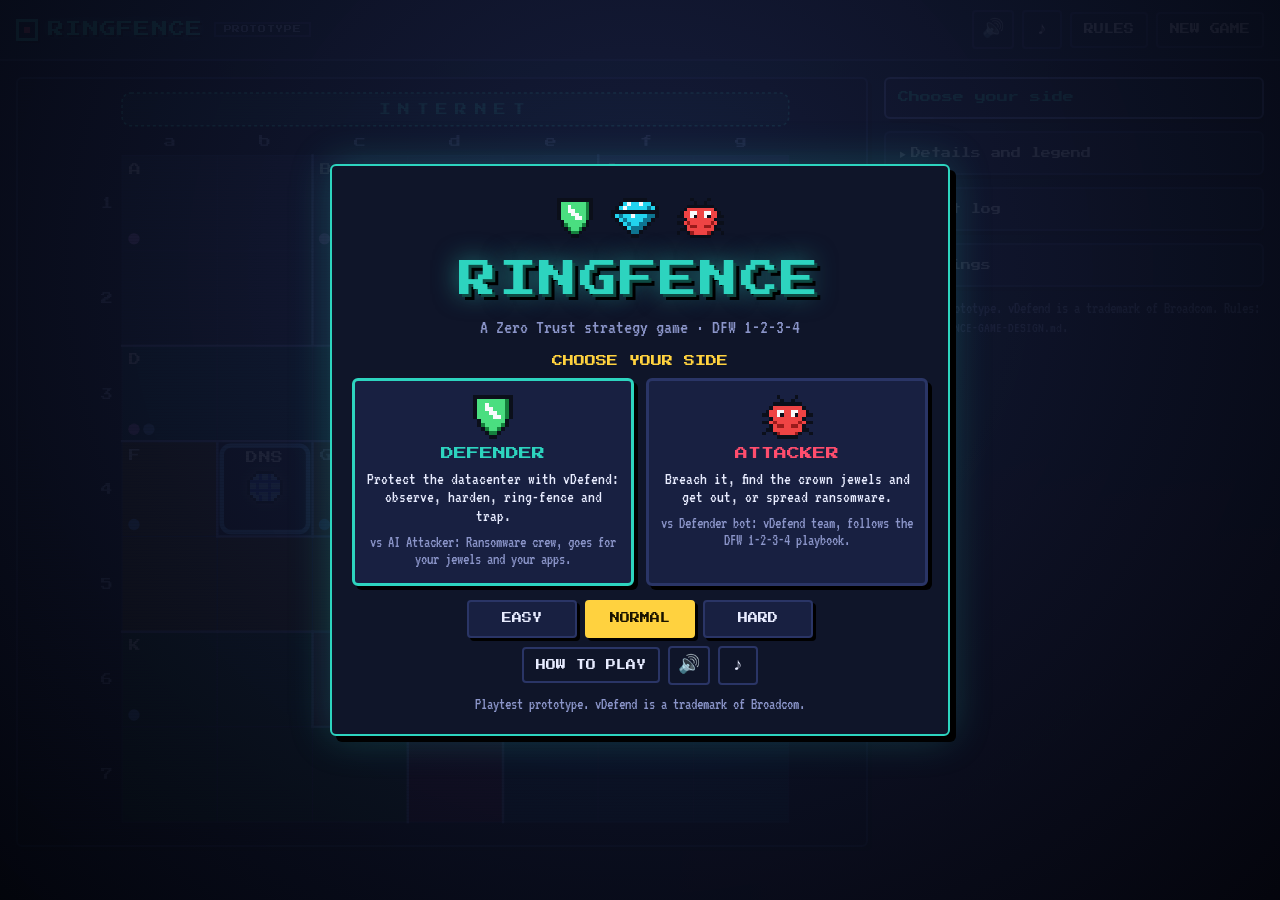
<file: ringfence/src/index.html>
<!DOCTYPE html>
<html lang="en">
<head>
<meta charset="UTF-8" />
<meta name="viewport" content="width=device-width, initial-scale=1, viewport-fit=cover" />
<title>RINGFENCE</title>
<meta name="description" content="RINGFENCE: a pixel-art Zero Trust strategy game. Defend a datacenter with the DFW 1-2-3-4 stages, or attack one guarded by a vDefend bot." />
<meta name="theme-color" content="#070b16" />
<link rel="preconnect" href="https://fonts.googleapis.com" />
<link rel="preconnect" href="https://fonts.gstatic.com" crossorigin />
<link href="https://fonts.googleapis.com/css2?family=Press+Start+2P&family=VT323&display=swap" rel="stylesheet" />
<link rel="icon" href="data:image/svg+xml,%3Csvg xmlns='http://www.w3.org/2000/svg' viewBox='0 0 32 32'%3E%3Crect width='32' height='32' rx='7' fill='%230f172a'/%3E%3Ccircle cx='16' cy='16' r='9.5' fill='none' stroke='%232dd4bf' stroke-width='3'/%3E%3Ccircle cx='16' cy='16' r='4' fill='%23ef4444'/%3E%3C/svg%3E" />
<link rel="stylesheet" href="../css/style.css" />
</head>
<body>
<header class="topbar">
  <div class="brand">
    <span class="logo" aria-hidden="true"></span>
    <h1>RINGFENCE</h1>
    <span class="badge">prototype</span>
  </div>
  <nav class="top-actions">
    <button class="btn ghost icon" data-sound="mute" type="button" aria-label="Sound">🔊</button>
    <button class="btn ghost icon" data-sound="music" type="button" aria-label="Music">♪</button>
    <button id="btn-rules" class="btn ghost" type="button">Rules</button>
    <button id="btn-new" class="btn ghost" type="button">New game</button>
  </nav>
</header>

<main class="layout">
  <section class="board-wrap" aria-label="Game board">
    <svg id="board" role="img" aria-label="Datacenter board"></svg>
  </section>

  <aside class="panel">
    <div id="dock" class="dock">
      <div class="dock-top">
        <div id="status" class="status" aria-live="polite"></div>
        <div id="pips" class="pips" aria-label="Actions left"></div>
      </div>
      <div id="chips" class="chips"></div>
      <div id="setup-panel" class="setup" hidden>
        <p>Your <b>3 Crown Jewels</b> 💎 and <b>3 Sensors</b> ★ are hidden in your apps. The Attacker sees where they are, but not which is which.</p>
        <p class="muted">Tap tokens to move them, or just start.</p>
        <p id="setup-msg" class="setup-msg"></p>
        <div class="row">
          <button id="btn-random" class="btn" type="button">Shuffle</button>
          <button id="btn-start" class="btn primary" type="button">Start</button>
        </div>
      </div>
      <div id="coach" class="coach" aria-live="polite"></div>
      <div id="dock-buttons" class="row dock-buttons">
        <button id="btn-undo" class="btn" type="button">Undo</button>
        <button id="btn-end" class="btn primary" type="button">End turn</button>
      </div>
    </div>

    <details class="card more">
      <summary>Details and legend</summary>
      <div id="meters" class="meters"></div>
      <div id="threat" class="threat-box" hidden></div>
      <ul class="legend" aria-label="Legend">
        <li><span class="lg lg-stone"></span>Attacker stone (virus)</li>
        <li><span class="lg lg-wall"></span>Wall</li>
        <li><span class="lg lg-fence"></span>Ring-fence</li>
        <li><span class="lg lg-flow"></span>Observed flow, not allowed yet</li>
        <li><span class="lg lg-allow"></span>Exception (allow rule)</li>
        <li><span class="lg lg-emergency"></span>Emergency allow (after an outage)</li>
        <li><span class="lg lg-exit"></span>Exit (row 1, storefront H, unhardened DNS)</li>
        <li><span class="lg lg-dep"></span>Shared services an app uses (NTP, DNS, LDAP)</li>
        <li><span class="lg lg-comp"></span>Compromised app (blast radius)</li>
        <li><span class="lg lg-hint"></span>Suggested move</li>
        <li><span class="lg lg-odds">37%</span>Your odds a token is a jewel (Attacker side)</li>
      </ul>
    </details>

    <details class="card log-card">
      <summary>Event log</summary>
      <ol id="log" class="log"></ol>
    </details>

    <details class="card settings">
      <summary>Settings</summary>
      <label>Difficulty
        <select id="set-level">
          <option value="easy">Easy</option>
          <option value="normal">Normal</option>
          <option value="hard">Hard</option>
        </select>
      </label>
      <label>Opponent speed
        <select id="set-speed">
          <option value="1100">Slow</option>
          <option value="600">Normal</option>
          <option value="200">Fast</option>
        </select>
      </label>
      <label class="check"><input type="checkbox" id="set-suggest" /> Suggest a next move</label>
      <label class="check"><input type="checkbox" id="set-threat" /> Defender: show the Attacker’s route when it gets close</label>
      <label class="check"><input type="checkbox" id="set-reasoning" /> Show the AI’s reasoning in the log</label>
      <div class="playtest">
        <span id="pt-count" class="small muted"></span>
        <button id="btn-pt-dl" class="btn ghost" type="button">Download</button>
        <button id="btn-pt-clear" class="btn ghost" type="button">Clear</button>
      </div>
      <p class="muted small">Add <code>?seed=abc</code> to the URL to replay the same random setup and AI rolls.</p>
    </details>

    <p class="footnote muted small">Playtest prototype. vDefend is a trademark of Broadcom. Rules: <code>docs/RINGFENCE-GAME-DESIGN.md</code>.</p>
  </aside>
</main>

<div id="toast" class="toast" role="status" hidden></div>

<div id="overlay-end" class="overlay" hidden>
  <div class="sheet" role="dialog" aria-modal="true" aria-labelledby="end-title">
    <h2 id="end-title"></h2>
    <p id="end-reason"></p>
    <div id="end-debrief"></div>
    <div class="feedback">
      <h3>Playtest feedback</h3>
      <p class="muted small">How fun was that game?</p>
      <div class="rate" id="rate">
        <button class="btn" data-rate="1" type="button">1<span>Dull</span></button>
        <button class="btn" data-rate="2" type="button">2</button>
        <button class="btn" data-rate="3" type="button">3<span>OK</span></button>
        <button class="btn" data-rate="4" type="button">4</button>
        <button class="btn" data-rate="5" type="button">5<span>Great</span></button>
      </div>
      <textarea id="fb-comment" rows="2" placeholder="Anything confusing, boring or great? (optional)"></textarea>
      <p id="fb-status" class="muted small"></p>
      <div class="row">
        <button id="btn-dl-game" class="btn" type="button">Download this game</button>
        <button id="btn-dl-all" class="btn" type="button">Download all playtests</button>
      </div>
    </div>
    <div class="row">
      <button id="btn-review" class="btn" type="button">Review board</button>
      <button id="btn-switch" class="btn" type="button">Change side</button>
      <button id="btn-again" class="btn primary" type="button">Play again</button>
    </div>
  </div>
</div>

<div id="overlay-title" class="overlay title-screen" hidden>
  <div class="sheet title-sheet" role="dialog" aria-modal="true" aria-labelledby="title-name">
    <div class="title-art" aria-hidden="true"><span class="bob"></span></div>
    <h2 id="title-name" class="title-name">RINGFENCE</h2>
    <p class="title-sub">A Zero Trust strategy game · DFW 1-2-3-4</p>
    <p class="title-pick">CHOOSE YOUR SIDE</p>
    <div class="roles" id="title-roles">
      <button class="role-card def" data-role="defender" type="button">
        <span class="role-art" data-sprite="shield"></span>
        <span class="role-name">DEFENDER</span>
        <span class="role-text">Protect the datacenter with vDefend: observe, harden, ring-fence and trap.</span>
        <span class="role-foe" id="title-def-foe"></span>
      </button>
      <button class="role-card atk" data-role="attacker" type="button">
        <span class="role-art" data-sprite="virus"></span>
        <span class="role-name">ATTACKER</span>
        <span class="role-text">Breach it, find the crown jewels and get out, or spread ransomware.</span>
        <span class="role-foe" id="title-atk-foe"></span>
      </button>
    </div>
    <div class="title-level" id="title-level" role="group" aria-label="Difficulty">
      <button class="btn" data-level="easy" type="button">EASY</button>
      <button class="btn" data-level="normal" type="button">NORMAL</button>
      <button class="btn" data-level="hard" type="button">HARD</button>
    </div>
    <div class="title-foot">
      <button id="title-rules" class="btn ghost" type="button">How to play</button>
      <button class="btn ghost icon" data-sound="mute" type="button" aria-label="Sound">🔊</button>
      <button class="btn ghost icon" data-sound="music" type="button" aria-label="Music">♪</button>
    </div>
    <p class="muted small title-note">Playtest prototype. vDefend is a trademark of Broadcom.</p>
  </div>
</div>

<div id="overlay-rules" class="overlay" hidden>
  <div class="sheet rules" role="dialog" aria-modal="true" aria-labelledby="rules-title">
    <h2 id="rules-title">How to play</h2>
    <p>Two sides fight over a datacenter. The <strong>Defender</strong> moves first each round with 3 actions, then the <strong>Attacker</strong> takes 3. Play either side: against the AI Attacker, or against the vDefend Defender bot.</p>
    <ul>
      <li><strong>The Defender wins</strong> by reaching the <strong>Zero Trust target</strong> (18 points), or by surviving to the end of round 8.</li>
      <li><strong>The Attacker wins</strong> by stealing <strong>one Crown Jewel</strong>, or by getting footholds in <strong>7 apps</strong>: ransomware across a huge blast radius.</li>
    </ul>
    <h3>How the Defender scores: territory</h3>
    <p>At the start of each of your turns, every <strong>secure app</strong> (ring-fenced, with no attacker inside) and every <strong>hardened service</strong> gives <strong>+1 Zero Trust point</strong>. You also get <strong>+3 Insight</strong>, plus 1 per secure app. Secure early and your economy grows.</p>
    <h3>Defender actions</h3>
    <ul class="rules-actions">
      <li><strong>👁 Observe</strong> an app (free, one action). Security Intelligence maps its business flows, and they show on your next turn. <em>Stage 1: assess before you enforce.</em></li>
      <li><strong>🛡 Harden</strong> a shared service (2 Insight). The dots on each app show which of NTP, DNS and LDAP it uses. An <strong>unhardened service is a backdoor</strong> into every app that uses it, even ring-fenced ones, and DNS is also an exit (tunnelling). <em>Stage 2: infrastructure services.</em></li>
      <li><strong>◎ Ring-fence</strong> an app (3 Insight). The observed flows get allow rules and everything else is blocked. Fencing an app you haven’t observed breaks its flows: an outage, −2 points. <em>Stage 4: microsegmentation.</em></li>
      <li><strong>★ Sensor</strong> (1 Insight): a face-down IDS/IPS trap. A stone that steps on it is removed, and the Attacker’s turn ends. <em>SSP threat prevention.</em></li>
      <li><strong>⛔ Isolate</strong> (2 Insight): an emergency block on any edge, even a business flow. Breaking a running flow costs −2 points. <em>Incident response.</em></li>
    </ul>
    <h3>Attacker actions</h3>
    <ul>
      <li>You can see where the Defender’s face-down tokens are, but not whether each is a <strong>Crown Jewel</strong> or a <strong>Sensor</strong>. The % under a token is your odds it is a jewel.</li>
      <li><strong>Breach</strong> (once per turn) into row 1 or the storefront H. <strong>Spread</strong> to a neighbouring cell. Moving into a <em>different</em> app, through an allowed flow, or through a service backdoor costs extra actions.</li>
      <li>Walls, ring-fences and allowed flows are public. The Defender’s flow data is not.</li>
      <li><strong>Recon</strong> peeks at a face-down token. <strong>Exfil</strong> steals a revealed jewel connected to an exit, but not on the turn it was found, so you always get a turn to respond.</li>
    </ul>
    <p class="muted small">Big decisions: which service to harden first (whose apps does it expose?), which apps to observe and secure (income or jewels?), and when to spend on Sensors or Isolate. How to act: tap a cell on the board to see what you can do there, or tap <b>Do it</b> on the suggested move. Keyboard: H does the suggestion, E ends your turn; as Defender also 1 Observe · 2 Harden · 3 Ring-fence · 4 Sensor · 5 Isolate · U undo.</p>
    <div class="row"><button id="btn-rules-close" class="btn primary" type="button">Got it</button></div>
  </div>
</div>

<script src="../js/rules.js"></script>
<script src="../js/ai.js"></script>
<script src="../js/defender-ai.js"></script>
<script src="../js/pixel.js"></script>
<script src="../js/sound.js"></script>
<script src="../js/ui.js"></script>
</body>
</html>
</file>
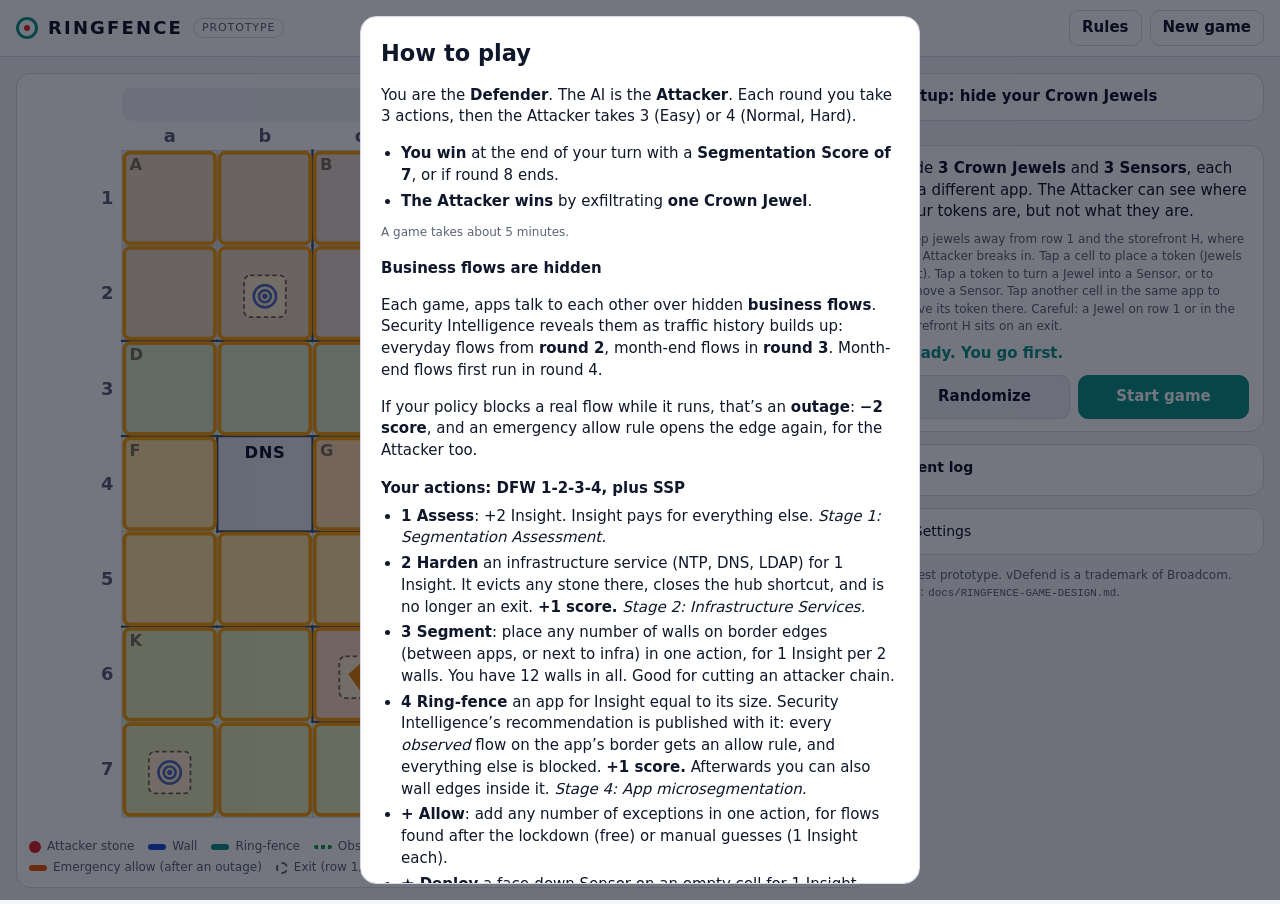
<file: ringfence/v05.html>
<!DOCTYPE html>
<html lang="en">
<!-- GENERATED by ringfence/tools/build.js from src/index.html, css/ and js/. Do not edit by hand. -->
<head>
<meta charset="UTF-8" />
<meta name="viewport" content="width=device-width, initial-scale=1, viewport-fit=cover" />
<title>RINGFENCE</title>
<meta name="description" content="RINGFENCE prototype: defend a datacenter against an AI attacker using the DFW 1-2-3-4 segmentation stages." />
<link rel="icon" href="data:image/svg+xml,%3Csvg xmlns='http://www.w3.org/2000/svg' viewBox='0 0 32 32'%3E%3Crect width='32' height='32' rx='7' fill='%230f172a'/%3E%3Ccircle cx='16' cy='16' r='9.5' fill='none' stroke='%232dd4bf' stroke-width='3'/%3E%3Ccircle cx='16' cy='16' r='4' fill='%23ef4444'/%3E%3C/svg%3E" />
<style>
/* style.css */
:root {
  --bg: #f4f6fa;
  --surface: #ffffff;
  --surface-2: #eef1f6;
  --text: #0f172a;
  --muted: #5b6475;
  --line: #d5dbe5;
  --grid: #c3cad6;
  --grid-strong: #475569;
  --accent: #0d9488;
  --accent-ink: #ffffff;
  --stone: #dc2626;
  --stone-ring: #7f1d1d;
  --wall: #1d4ed8;
  --fence: #0d9488;
  --flow: #16a34a;
  --zone: #ea580c;
  --jewel: #d97706;
  --sensor: #2563eb;
  --hardened: #bfdbfe;
  --infra: #e2e8f0;
  --target: #f59e0b;
  --recent: #f43f5e;

  --app-A: #e2e8f0; --app-B: #e0e7ff; --app-C: #ede9fe; --app-D: #cffafe; --app-E: #e7e5e4;
  --app-F: #fef3c7; --app-G: #ffedd5; --app-H: #fee2e2; --app-J: #fce7f3; --app-K: #dcfce7; --app-L: #e0f2fe;
}

@media (prefers-color-scheme: dark) {
  :root:not([data-theme="light"]) {
    --bg: #0b1020;
    --surface: #131a2c;
    --surface-2: #1b2338;
    --text: #e6eaf2;
    --muted: #9aa4b8;
    --line: #283149;
    --grid: #334061;
    --grid-strong: #a3b1cc;
    --accent: #2dd4bf;
    --accent-ink: #042f2e;
    --stone: #f87171;
    --stone-ring: #fecaca;
    --wall: #60a5fa;
    --fence: #2dd4bf;
    --flow: #4ade80;
    --zone: #fb923c;
    --jewel: #fbbf24;
    --sensor: #60a5fa;
    --hardened: #1e3a8a;
    --infra: #1f2937;
    --target: #fbbf24;
    --recent: #fb7185;

    --app-A: #1e293b; --app-B: #1e1b4b; --app-C: #2e1065; --app-D: #083344; --app-E: #292524;
    --app-F: #422006; --app-G: #431407; --app-H: #450a0a; --app-J: #4a0726; --app-K: #052e16; --app-L: #082f49;
  }
}

* { box-sizing: border-box; }
html, body { margin: 0; }
body {
  background: var(--bg);
  color: var(--text);
  font: 15px/1.45 system-ui, -apple-system, "Segoe UI", Roboto, sans-serif;
  -webkit-tap-highlight-color: transparent;
}
button, select { font: inherit; color: inherit; }
code { font-size: 0.9em; }

.topbar {
  display: flex; align-items: center; justify-content: space-between; gap: 12px;
  padding: 10px 16px; border-bottom: 1px solid var(--line); background: var(--surface);
  position: sticky; top: 0; z-index: 5;
}
.brand { display: flex; align-items: center; gap: 10px; }
.brand h1 { font-size: 18px; letter-spacing: 0.12em; margin: 0; }
.logo { width: 22px; height: 22px; border-radius: 50%; border: 3px solid var(--fence); position: relative; }
.logo::after { content: ""; position: absolute; inset: 5px; border-radius: 50%; background: var(--stone); }
.badge { font-size: 11px; text-transform: uppercase; letter-spacing: 0.08em; color: var(--muted); border: 1px solid var(--line); border-radius: 999px; padding: 1px 8px; }
.top-actions { display: flex; gap: 8px; }
.top-actions .btn { white-space: nowrap; }


.layout {
  display: grid; gap: 16px; padding: 16px;
  grid-template-columns: minmax(0, 1fr);
  max-width: 1280px; margin: 0 auto;
}
@media (min-width: 920px) {
  .layout { grid-template-columns: minmax(0, 1fr) 380px; align-items: start; }
  .panel { position: sticky; top: 64px; max-height: calc(100vh - 80px); overflow-y: auto; }
}

.board-wrap { background: var(--surface); border: 1px solid var(--line); border-radius: 14px; padding: 8px; }
#board { display: block; width: 100%; height: auto; max-height: calc(100vh - 150px); touch-action: manipulation; user-select: none; }
.legend { list-style: none; margin: 6px 4px 2px; padding: 0; display: flex; flex-wrap: wrap; gap: 4px 14px; font-size: 12px; color: var(--muted); }
.legend li { display: flex; align-items: center; gap: 6px; }
.lg { display: inline-block; width: 18px; height: 6px; border-radius: 3px; }
.lg-stone { width: 12px; height: 12px; border-radius: 50%; background: var(--stone); }
.lg-wall { background: var(--wall); }
.lg-fence { background: var(--fence); }
.lg-flow { background: repeating-linear-gradient(90deg, var(--flow) 0 4px, transparent 4px 7px); height: 4px; }
.lg-allow { background: var(--flow); }
.lg-emergency { background: var(--zone); }
.lg-exit { width: 12px; height: 12px; border-radius: 50%; border: 2px dashed var(--muted); }

.panel { display: flex; flex-direction: column; gap: 12px; }
.card, .status-card { background: var(--surface); border: 1px solid var(--line); border-radius: 14px; padding: 12px 14px; }
.card p { margin: 0 0 8px; }
.status-card { display: flex; align-items: center; justify-content: space-between; gap: 10px; }
.status { font-weight: 600; }
.status.attacker { color: var(--stone); }
.pips { display: flex; gap: 5px; }
.pip { width: 12px; height: 12px; border-radius: 50%; border: 2px solid var(--accent); }
.pip.on { background: var(--accent); }
.pips.attacker .pip { border-color: var(--stone); }
.pips.attacker .pip.on { background: var(--stone); }

.meters { display: grid; grid-template-columns: repeat(2, minmax(0, 1fr)); gap: 8px; }
.meter { background: var(--surface); border: 1px solid var(--line); border-radius: 12px; padding: 8px 12px; }
.meter .k { font-size: 12px; color: var(--muted); }
.meter .v { font-size: 20px; font-weight: 700; font-variant-numeric: tabular-nums; }
.meter .v small { font-size: 13px; font-weight: 500; color: var(--muted); }
.bar { height: 6px; background: var(--surface-2); border-radius: 3px; overflow: hidden; margin-top: 4px; }
.bar > span { display: block; height: 100%; background: var(--accent); border-radius: 3px; transition: width 0.3s; }
.meter.danger .bar > span { background: var(--stone); }
.meter.wide { grid-column: span 2; display: grid; grid-template-columns: repeat(3, minmax(0, 1fr)); gap: 4px 12px; font-size: 13px; color: var(--muted); }
.meter.wide span { display: flex; justify-content: space-between; gap: 6px; }
.meter.wide b { color: var(--text); }

.row { display: flex; gap: 8px; flex-wrap: wrap; margin-top: 10px; }
.row .btn { flex: 1 1 0; }
.btn {
  min-height: 44px; padding: 8px 14px; border-radius: 10px; border: 1px solid var(--line);
  background: var(--surface-2); cursor: pointer; font-weight: 600;
}
.btn:hover:not(:disabled) { border-color: var(--grid-strong); }
.btn.primary { background: var(--accent); color: var(--accent-ink); border-color: var(--accent); }
.btn.ghost { background: transparent; min-height: 36px; padding: 6px 12px; }
.btn:disabled { opacity: 0.45; cursor: not-allowed; }
.btn.pulse { animation: pulse 1.4s ease-in-out infinite; }
@keyframes pulse { 0%, 100% { box-shadow: 0 0 0 0 transparent; } 50% { box-shadow: 0 0 0 5px color-mix(in srgb, var(--accent) 35%, transparent); } }

.actions { display: grid; grid-template-columns: repeat(2, minmax(0, 1fr)); gap: 8px; }
.act {
  display: grid; grid-template-columns: 30px 1fr; grid-template-rows: auto auto; align-items: center;
  text-align: left; min-height: 54px; padding: 6px 10px; border-radius: 10px; cursor: pointer;
  border: 1px solid var(--line); background: var(--surface-2);
}
.act .num { grid-row: span 2; font-weight: 800; font-size: 18px; color: var(--accent); }
.act .lbl { font-weight: 700; }
.act .cost { font-size: 12px; color: var(--muted); }
.act.active { border-color: var(--accent); box-shadow: inset 0 0 0 2px var(--accent); }
.act:disabled { opacity: 0.4; cursor: not-allowed; }

.hint { margin-top: 10px; font-size: 14px; min-height: 22px; }
.hint .row { margin-top: 8px; }
.hint .kind { display: flex; gap: 8px; margin-top: 8px; }
.hint .kind .btn { flex: 1; min-height: 40px; }
.hint .kind .btn.sel { border-color: var(--accent); box-shadow: inset 0 0 0 2px var(--accent); }
.setup-msg { font-weight: 600; min-height: 1.4em; }
.setup-msg.ok { color: var(--accent); }
.setup-msg.bad { color: var(--stone); }

.log-card h2, .settings summary { font-size: 14px; margin: 0 0 6px; }
.log { list-style: none; margin: 0; padding: 0; max-height: 280px; overflow-y: auto; font-size: 13px; }
.log li { padding: 4px 0 4px 10px; border-left: 3px solid var(--line); margin-bottom: 2px; }
.log li.D { border-color: var(--accent); }
.log li.A { border-color: var(--stone); }
.log li.ai { color: var(--muted); font-style: italic; border-color: var(--line); }
.log li.sys { font-weight: 700; border-color: transparent; padding-left: 0; margin-top: 6px; }
.log li.big { font-weight: 700; }

.settings summary { cursor: pointer; margin: 0; }
.settings label { display: flex; justify-content: space-between; align-items: center; gap: 10px; margin-top: 10px; font-size: 14px; }
.settings select { min-height: 36px; border-radius: 8px; border: 1px solid var(--line); background: var(--surface-2); padding: 4px 8px; }
.settings .check { justify-content: flex-start; }
.muted { color: var(--muted); }
.small { font-size: 12px; }
.footnote { margin: 0 4px; }

.toast {
  position: fixed; left: 50%; bottom: 20px; transform: translateX(-50%); z-index: 30;
  background: var(--text); color: var(--bg); padding: 10px 16px; border-radius: 10px;
  max-width: calc(100vw - 32px); font-size: 14px; box-shadow: 0 6px 24px rgba(0,0,0,0.25);
}

.overlay { position: fixed; inset: 0; background: rgba(2, 6, 23, 0.55); display: flex; align-items: center; justify-content: center; padding: 16px; z-index: 20; }
.overlay[hidden] { display: none; }
.sheet { background: var(--surface); border: 1px solid var(--line); border-radius: 16px; padding: 20px; max-width: 560px; width: 100%; max-height: calc(100vh - 32px); overflow-y: auto; }
.sheet h2 { margin: 0 0 8px; }
.sheet h3 { margin: 16px 0 6px; font-size: 15px; }
.sheet ul, .sheet ol { padding-left: 20px; margin: 6px 0; }
.sheet li { margin-bottom: 4px; }
.sheet .debrief { list-style: none; padding: 0; margin: 12px 0; }
.debrief li { display: grid; grid-template-columns: 1fr; padding: 8px 10px; border-radius: 10px; background: var(--surface-2); margin-bottom: 6px; }
.debrief li b { font-variant-numeric: tabular-nums; }
.debrief li span { font-size: 13px; color: var(--muted); }

/* ------------------------------------------------------------ board SVG */
.cell { stroke: var(--grid); stroke-width: 0.6; }
.app-A { fill: var(--app-A); } .app-B { fill: var(--app-B); } .app-C { fill: var(--app-C); } .app-D { fill: var(--app-D); } .app-E { fill: var(--app-E); }
.app-F { fill: var(--app-F); } .app-G { fill: var(--app-G); } .app-H { fill: var(--app-H); } .app-J { fill: var(--app-J); } .app-K { fill: var(--app-K); } .app-L { fill: var(--app-L); }
.cell.infra { fill: var(--infra); }
.cell.hardened { fill: var(--hardened); }
.cell-hit { fill: transparent; cursor: pointer; }
.cell-hit.target { fill: color-mix(in srgb, var(--target) 22%, transparent); stroke: var(--target); stroke-width: 2.5; }
.cell-hit.selected { stroke: var(--text); stroke-width: 2; stroke-dasharray: 4 3; }
.cell-hit.recent { stroke: var(--recent); stroke-width: 2.5; }
.border { stroke: var(--grid-strong); stroke-width: 1.6; stroke-linecap: square; }
.fence { stroke: var(--fence); stroke-width: 6; stroke-linecap: round; }
.wall { fill: var(--wall); }
.wall.pending { fill: none; stroke: var(--wall); stroke-width: 2; stroke-dasharray: 4 3; }
.flow .flow-line { stroke: var(--flow); stroke-width: 3; stroke-linecap: round; stroke-dasharray: 4 4; }
.flow .flow-end { fill: none; stroke: var(--flow); stroke-width: 1.5; }
.flow.unseen .flow-line { stroke: var(--muted); stroke-dasharray: 2 4; opacity: 0.8; }
.flow.unseen .flow-end { stroke: var(--muted); }
.allow .flow-line { stroke: var(--flow); stroke-width: 5; stroke-linecap: round; }
.allow .flow-end { fill: var(--flow); }
.allow.draft .flow-line { stroke-dasharray: 5 3; }
.allow.emergency .flow-line { stroke: var(--zone); }
.allow.emergency .flow-end { fill: var(--zone); }
.flow-bang { fill: var(--zone); stroke: var(--surface); stroke-width: 1.5; }
.t-bang { font-size: 9px; font-weight: 900; fill: #fff; }
.fence.preview { stroke-dasharray: 6 4; opacity: 0.85; }
.fence.preview.breaks { stroke: var(--stone); }
.bad { color: var(--stone); }
.t-app { font-size: 11px; font-weight: 700; fill: var(--muted); }
.t-infra { font-size: 11px; font-weight: 800; fill: var(--text); letter-spacing: 0.04em; }
.t-axis { font-size: 12px; fill: var(--muted); font-weight: 600; }
.t-internet { font-size: 11px; fill: var(--muted); letter-spacing: 0.4em; font-weight: 700; }
.internet-band { fill: var(--surface-2); }
.globe { fill: none; stroke: var(--muted); stroke-width: 1.2; }
.shield { fill: var(--wall); }
.stone { fill: var(--stone); stroke: var(--stone-ring); stroke-width: 2; }
.stone-shine { fill: rgba(255,255,255,0.35); }
.stone.fresh { animation: pop 0.35s ease-out; transform-box: fill-box; transform-origin: center; }
@keyframes pop { from { transform: scale(0.3); } to { transform: scale(1); } }
.tok-card { fill: var(--surface); stroke: var(--grid-strong); stroke-width: 1.2; stroke-dasharray: 3 2; }
.tok-card.up { stroke-dasharray: none; stroke: var(--jewel); stroke-width: 2; }
.tok-jewel { fill: var(--jewel); }
.tok-sensor { fill: none; stroke: var(--sensor); stroke-width: 1.8; }
.tok-sensor-dot { fill: var(--sensor); }
.t-odds { font-size: 9px; font-weight: 700; fill: var(--stone); }
.tok-seen { fill: var(--stone); }
.edge-hit { fill: transparent; cursor: pointer; }
.edge-hit:hover { fill: color-mix(in srgb, var(--wall) 30%, transparent); }
.edge-hint { fill: color-mix(in srgb, var(--target) 55%, transparent); pointer-events: none; }

@media (max-width: 520px) {
  .topbar { padding: 8px 12px; }
  .badge { display: none; }
  .brand h1 { font-size: 16px; letter-spacing: 0.08em; }
  .top-actions { gap: 6px; }
  .btn.ghost { padding: 6px 10px; }
  .layout { padding: 12px 16px; gap: 12px; }
  .board-wrap { padding: 4px; }
  .meter.wide { grid-template-columns: repeat(2, minmax(0, 1fr)); }
}
.lg-odds { width: auto; height: auto; background: none; color: var(--stone); font-size: 10px; font-weight: 700; }

/* Threat highlight */
.threat-box { border-radius: 12px; padding: 10px 12px; font-size: 14px; border: 1px solid var(--line); background: var(--surface); }
.threat-box[hidden] { display: none; }
.threat-box.danger { border-color: var(--stone); background: color-mix(in srgb, var(--stone) 12%, var(--surface)); }
.threat-box.warn { border-color: var(--target); background: color-mix(in srgb, var(--target) 12%, var(--surface)); }
.threat .threat-cell { fill: none; stroke-width: 2.5; stroke-dasharray: 5 4; }
.threat.danger .threat-cell { stroke: var(--stone); fill: color-mix(in srgb, var(--stone) 10%, transparent); }
.threat.warn .threat-cell { stroke: var(--target); }
.threat.calm .threat-cell { stroke: var(--muted); opacity: 0.6; }
.threat .threat-target { fill: none; stroke-width: 3; }
.threat.danger .threat-target { stroke: var(--stone); animation: throb 1.2s ease-in-out infinite; }
.threat.warn .threat-target { stroke: var(--target); }
.threat.calm .threat-target { stroke: var(--muted); }
@keyframes throb { 50% { stroke-opacity: 0.35; } }

/* Playtest feedback */
.feedback { margin-top: 12px; padding-top: 4px; border-top: 1px solid var(--line); }
.rate { display: grid; grid-template-columns: repeat(5, minmax(0, 1fr)); gap: 6px; margin: 6px 0; }
.rate .btn { min-height: 48px; padding: 4px; display: flex; flex-direction: column; align-items: center; justify-content: center; font-size: 17px; }
.rate .btn span { font-size: 10px; font-weight: 500; color: var(--muted); }
.rate .btn.sel { background: var(--accent); color: var(--accent-ink); border-color: var(--accent); }
.rate .btn.sel span { color: var(--accent-ink); }
.feedback textarea { width: 100%; border-radius: 10px; border: 1px solid var(--line); background: var(--surface-2); color: var(--text); padding: 8px 10px; font: inherit; resize: vertical; }
.playtest { display: flex; align-items: center; gap: 6px; flex-wrap: wrap; margin-top: 10px; }
.playtest span { flex: 1 1 100%; }

/* Isolate walls and threat suggestions */
.wall.iso { fill: var(--stone); }
.wall.iso.pending { fill: none; stroke: var(--stone); stroke-width: 2; stroke-dasharray: 4 3; }
.setup-msg.warn { color: var(--zone); }
.suggest { display: flex; flex-direction: column; gap: 6px; margin-top: 8px; }
.suggest .btn { min-height: 38px; text-align: left; font-weight: 600; font-size: 13px; background: var(--surface); }
.suggest .btn em { font-style: normal; color: var(--muted); font-weight: 500; }
</style>
</head>
<body>
<header class="topbar">
  <div class="brand">
    <span class="logo" aria-hidden="true"></span>
    <h1>RINGFENCE</h1>
    <span class="badge">prototype</span>
  </div>
  <nav class="top-actions">
    <button id="btn-rules" class="btn ghost" type="button">Rules</button>
    <button id="btn-new" class="btn ghost" type="button">New game</button>
  </nav>
</header>

<main class="layout">
  <section class="board-wrap" aria-label="Game board">
    <svg id="board" role="img" aria-label="Datacenter board"></svg>
    <ul class="legend" aria-label="Legend">
      <li><span class="lg lg-stone"></span>Attacker stone</li>
      <li><span class="lg lg-wall"></span>Wall</li>
      <li><span class="lg lg-fence"></span>Ring-fence</li>
      <li><span class="lg lg-flow"></span>Observed flow, not allowed yet</li>
      <li><span class="lg lg-allow"></span>Exception (allow rule)</li>
      <li><span class="lg lg-emergency"></span>Emergency allow (after an outage)</li>
      <li><span class="lg lg-exit"></span>Exit (row 1, storefront H, unhardened infra)</li>
      <li><span class="lg lg-odds">37%</span>Attacker’s jewel odds for a token</li>
    </ul>
  </section>

  <aside class="panel">
    <div class="status-card">
      <div id="status" class="status" aria-live="polite"></div>
      <div id="pips" class="pips" aria-label="Actions left"></div>
    </div>

    <div id="meters" class="meters"></div>

    <div id="threat" class="threat-box" aria-live="polite" hidden></div>

    <div id="setup-panel" class="card" hidden>
      <p>Hide <strong>3 Crown Jewels</strong> and <strong>3 Sensors</strong>, each in a different app. The Attacker can see where your tokens are, but not what they are.</p>
      <p class="muted small">Keep jewels away from row 1 and the storefront H, where the Attacker breaks in. Tap a cell to place a token (Jewels first). Tap a token to turn a Jewel into a Sensor, or to remove a Sensor. Tap another cell in the same app to move its token there. Careful: a Jewel on row 1 or in the storefront H sits on an exit.</p>
      <p id="setup-msg" class="setup-msg"></p>
      <div class="row">
        <button id="btn-random" class="btn" type="button">Randomize</button>
        <button id="btn-start" class="btn primary" type="button">Start game</button>
      </div>
    </div>

    <div id="action-panel" class="card" hidden>
      <div class="actions" id="actions">
        <button class="act" data-action="assess" type="button"><span class="num">1</span><span class="lbl">Assess</span><span class="cost">+2 Insight</span></button>
        <button class="act" data-action="harden" type="button"><span class="num">2</span><span class="lbl">Harden</span><span class="cost">1 Insight</span></button>
        <button class="act" data-action="segment" type="button"><span class="num">3</span><span class="lbl">Segment</span><span class="cost">Any walls · 1 Insight / 2</span></button>
        <button class="act" data-action="ringfence" type="button"><span class="num">4</span><span class="lbl">Ring-fence</span><span class="cost">Insight = app size</span></button>
        <button class="act" data-action="allow" type="button"><span class="num">+</span><span class="lbl">Allow</span><span class="cost">Add exceptions</span></button>
        <button class="act" data-action="deploy" type="button"><span class="num">★</span><span class="lbl">Deploy</span><span class="cost">1 Insight · Sensor</span></button>
        <button class="act" data-action="swap" type="button"><span class="num">⇄</span><span class="lbl">Swap</span><span class="cost">Secret, costly</span></button>
        <button class="act" data-action="isolate" type="button"><span class="num">⛔</span><span class="lbl">Isolate</span><span class="cost">Emergency block · 2 Insight</span></button>
      </div>
      <div id="hint" class="hint"></div>
      <div class="row">
        <button id="btn-undo" class="btn" type="button">Undo</button>
        <button id="btn-end" class="btn primary" type="button">End turn</button>
      </div>
    </div>

    <div class="card log-card">
      <h2>Event log</h2>
      <ol id="log" class="log"></ol>
    </div>

    <details class="card settings">
      <summary>Settings</summary>
      <label>Attacker AI
        <select id="set-level">
          <option value="easy">Easy: script kiddie (3 actions)</option>
          <option value="normal">Normal: ransomware crew (4 actions)</option>
          <option value="hard">Hard: APT (4 actions, plans ahead)</option>
        </select>
      </label>
      <label>AI speed
        <select id="set-speed">
          <option value="1100">Slow</option>
          <option value="600">Normal</option>
          <option value="200">Fast</option>
        </select>
      </label>
      <label>Swap cost rule (playtest)
        <select id="set-swap">
          <option value="insight">3 Insight, max 2 per game</option>
          <option value="score">−1 score each, no limit</option>
        </select>
      </label>
      <label class="check"><input type="checkbox" id="set-threat" /> Highlight the Attacker’s quickest route to your jewels</label>
      <label class="check"><input type="checkbox" id="set-reasoning" /> Show the AI’s reasoning in the log</label>
      <div class="playtest">
        <span id="pt-count" class="small muted"></span>
        <button id="btn-pt-dl" class="btn ghost" type="button">Download</button>
        <button id="btn-pt-clear" class="btn ghost" type="button">Clear</button>
      </div>
      <p class="muted small">Add <code>?seed=abc</code> to the URL to replay the same random setup and AI rolls.</p>
    </details>

    <p class="footnote muted small">Playtest prototype. vDefend is a trademark of Broadcom. Rules: <code>docs/RINGFENCE-GAME-DESIGN.md</code>.</p>
  </aside>
</main>

<div id="toast" class="toast" role="status" hidden></div>

<div id="overlay-end" class="overlay" hidden>
  <div class="sheet" role="dialog" aria-modal="true" aria-labelledby="end-title">
    <h2 id="end-title"></h2>
    <p id="end-reason"></p>
    <div id="end-debrief"></div>
    <div class="feedback">
      <h3>Playtest feedback</h3>
      <p class="muted small">How fun was that game?</p>
      <div class="rate" id="rate">
        <button class="btn" data-rate="1" type="button">1<span>Dull</span></button>
        <button class="btn" data-rate="2" type="button">2</button>
        <button class="btn" data-rate="3" type="button">3<span>OK</span></button>
        <button class="btn" data-rate="4" type="button">4</button>
        <button class="btn" data-rate="5" type="button">5<span>Great</span></button>
      </div>
      <textarea id="fb-comment" rows="2" placeholder="Anything confusing, boring or great? (optional)"></textarea>
      <p id="fb-status" class="muted small"></p>
      <div class="row">
        <button id="btn-dl-game" class="btn" type="button">Download this game</button>
        <button id="btn-dl-all" class="btn" type="button">Download all playtests</button>
      </div>
    </div>
    <div class="row">
      <button id="btn-review" class="btn" type="button">Review board</button>
      <button id="btn-again" class="btn primary" type="button">Play again</button>
    </div>
  </div>
</div>

<div id="overlay-rules" class="overlay" hidden>
  <div class="sheet rules" role="dialog" aria-modal="true" aria-labelledby="rules-title">
    <h2 id="rules-title">How to play</h2>
    <p>You are the <strong>Defender</strong>. The AI is the <strong>Attacker</strong>. Each round you take 3 actions, then the Attacker takes 3 (Easy) or 4 (Normal, Hard).</p>
    <ul>
      <li><strong>You win</strong> at the end of your turn with a <strong>Segmentation Score of 7</strong>, or if round 8 ends.</li>
      <li><strong>The Attacker wins</strong> by exfiltrating <strong>one Crown Jewel</strong>.</li>
    </ul>
    <p class="muted small">A game takes about 5 minutes.</p>
    <h3>Business flows are hidden</h3>
    <p>Each game, apps talk to each other over hidden <strong>business flows</strong>. Security Intelligence reveals them as traffic history builds up: everyday flows from <strong>round 2</strong>, month-end flows in <strong>round 3</strong>. Month-end flows first run in round 4.</p>
    <p>If your policy blocks a real flow while it runs, that’s an <strong>outage</strong>: <strong>−2 score</strong>, and an emergency allow rule opens the edge again, for the Attacker too.</p>
    <h3>Your actions: DFW 1-2-3-4, plus SSP</h3>
    <ul class="rules-actions">
      <li><strong>1 Assess</strong>: +2 Insight. Insight pays for everything else. <em>Stage 1: Segmentation Assessment.</em></li>
      <li><strong>2 Harden</strong> an infrastructure service (NTP, DNS, LDAP) for 1 Insight. It evicts any stone there, closes the hub shortcut, and is no longer an exit. <strong>+1 score.</strong> <em>Stage 2: Infrastructure Services.</em></li>
      <li><strong>3 Segment</strong>: place any number of walls on border edges (between apps, or next to infra) in one action, for 1 Insight per 2 walls. You have 12 walls in all. Good for cutting an attacker chain.</li>
      <li><strong>4 Ring-fence</strong> an app for Insight equal to its size. Security Intelligence’s recommendation is published with it: every <em>observed</em> flow on the app’s border gets an allow rule, and everything else is blocked. <strong>+1 score.</strong> Afterwards you can also wall edges inside it. <em>Stage 4: App microsegmentation.</em></li>
      <li><strong>+ Allow</strong>: add any number of exceptions in one action, for flows found after the lockdown (free) or manual guesses (1 Insight each).</li>
      <li><strong>★ Deploy</strong> a face-down Sensor on an empty cell for 1 Insight. <em>SSP: IDS/IPS inspects the traffic you allow.</em></li>
      <li><strong>⛔ Isolate</strong>: an emergency block on <em>any</em> edge, even a known business flow, for 2 Insight. Breaking a running flow is an outage (−2 score) that stays broken. Use it when nothing else can stop the Attacker. <em>Incident response: quarantine.</em></li>
      <li><strong>⇄ Swap</strong> two face-down tokens, or only pretend to. The Attacker can’t tell, so everything it scouted on those two becomes a guess. It’s costly (3 Insight, max 2 per game, or −1 score with the other rule), once per turn, and not next to an attacker stone.</li>
    </ul>
    <p class="muted small">The real workflow: observe traffic → publish exceptions for valid flows → lock down everything else. Lock down before Security Intelligence has seen the traffic and you break production.</p>
    <h3>The Attacker</h3>
    <ul>
      <li><strong>Breach</strong> (once per turn): place a stone on row 1 or the internet-facing storefront H.</li>
      <li><strong>Spread</strong>: place a stone next to one of theirs across an open edge. Unhardened NTP, DNS and LDAP all connect to each other (the hub). Getting through a ring-fence over an <em>allowed</em> flow means exploiting that service, which costs <strong>2 actions</strong>. That’s why Sensors (IDS/IPS) on allowed flows matter.</li>
      <li><strong>Recon</strong>: secretly look at a face-down token next to one of their stones.</li>
      <li><strong>Exfil</strong>: take a revealed Jewel whose stone is connected to an <em>exit</em>: row 1, storefront H, or unhardened infra. Staging the data takes a turn, so a jewel found this turn can only be stolen next turn. You always get one turn to respond.</li>
    </ul>
    <h3>Tokens and capture</h3>
    <ul>
      <li>A stone that enters a <strong>Jewel</strong> reveals it. A <strong>Sensor</strong> removes the stone and ends the Attacker’s turn. The red % under each token is the Attacker’s current jewel odds for it.</li>
      <li><strong>Quarantine</strong>: an attacker group with no open edge to an empty cell is removed. <strong>+1 score.</strong></li>
    </ul>
    <p class="muted small">Shortcuts: 1–8 pick an action · Esc cancel · U undo · E end turn.</p>
    <div class="row"><button id="btn-rules-close" class="btn primary" type="button">Got it</button></div>
  </div>
</div>

<script>
/* rules.js */
/*
 * RINGFENCE rules engine.
 *
 * Pure game logic with no DOM access. It loads as a classic <script> in the
 * browser (exposed as window.RF) and as a CommonJS module in Node (used by
 * tools/sim.js). Rules follow docs/RINGFENCE-GAME-DESIGN.md, Section 5.
 *
 * Cells are indexed 0..48, row-major. Row 0 is "row 1" on the printed board
 * (the internet edge); column 0 is "a".
 *
 * Business flows are hidden and drawn at random each game. Security
 * Intelligence reveals them over time: everyday flows after one round of
 * traffic history, rare (month-end) flows once the look-back reaches last
 * month's run, one round before they run again. Locking down an app is two
 * steps, as in the real workflow: publish allow rules (exceptions) for its
 * flows, then ring-fence it to block everything else. A real flow that ends
 * up blocked is an outage.
 *
 * v0.3: there are no environments (Dev/Prod) or Decoys. The Defender can
 * secretly swap two face-down tokens, or pretend to. The Attacker's jewel
 * odds for each token are public bookkeeping (token.ak), so an unseen swap
 * blurs whatever Recon had learned.
 */
(function (root, factory) {
  const RF = factory();
  if (typeof module === 'object' && module.exports) module.exports = RF;
  else root.RF = RF;
})(typeof self !== 'undefined' ? self : this, function () {
  'use strict';

  const SIZE = 7;
  const N = SIZE * SIZE;
  const COLS = 'abcdefg';

  // Tunable numbers (design doc Section 11). Kept in one place on purpose.
  // v0.4 values target a ~5-minute game: about 5 rounds, capped at 8.
  const CONFIG = {
    actionsPerTurn: 3,
    attackerActions: 3, // the Attacker's actions per turn (a difficulty lever)
    startInsight: 3,
    assessGain: 2,
    hardenCost: 1,
    segmentCost: 1, // Insight per wallsPerInsight walls, rounded up
    wallsPerInsight: 2, // Segment places any number of walls in one action
    deployCost: 1,
    scoreTarget: 6,
    jewelsToWin: 1,
    roundLimit: 8,
    walls: 12,
    stones: 20,
    deploySensors: 3,
    setupJewels: 3,
    setupSensors: 3,
    scoreHarden: 1,
    scoreRingfence: 1,
    scoreQuarantine: 1,
    // Secret swap of two face-down tokens (design doc Section 5.3).
    swapCost: 3, // Insight
    swapScorePenalty: 0, // Score lost per swap (the "migration downtime" rule)
    swapsPerGame: 2,
    // Hidden business flows (design doc Section 5.7).
    flowsPerGame: 15,
    rareFlowShare: 0.3,
    flowSeenRound: 2, // everyday flows show up after one round of traffic
    rareSeenRound: 3, // month-end flows show up once the look-back reaches them
    rareFlowRound: 4, // ...and run again (breaking if blocked) from this round
    outagePenalty: 2,
    allowCost: 0, // publishing the recommendation: one click, no Insight
    manualExceptionCost: 1, // extra, per exception the recommendation didn't include
    // How an Attacker crosses an edge that is open only because of an allow
    // rule (the allowed service between two apps):
    //   0 = freely, like any open edge
    //   1 = by exploiting the allowed service: +1 action (Spread costs 2)
    //   9 = never: allow rules only admit legitimate traffic
    allowedCrossing: 1,
    // Isolate: an emergency block on any edge, even a known business flow.
    // Breaking a running flow this way is an outage that stays broken.
    isolateCost: 2,
  };

  const LAYOUT = [
    'A A B B B C C',
    'A A B NTP B C C',
    'D D D D E E E',
    'F DNS G G G LDAP H',
    'F F F G J H H',
    'K K J J J L H',
    'K K K J L L L',
  ];

  const APPS = {
    A: { name: 'Developer desktops' },
    B: { name: 'Build agents' },
    C: { name: 'Test harness' },
    D: { name: 'CI/CD pipeline' },
    E: { name: 'Staging' },
    F: { name: 'HR system' },
    G: { name: 'Inventory' },
    H: { name: 'Web storefront', internetFacing: true },
    J: { name: 'App / API tier' },
    K: { name: 'Customer database' },
    L: { name: 'Payments' },
  };
  const INFRA = {
    NTP: 'Time service',
    DNS: 'Name resolution',
    LDAP: 'Directory',
  };

  // ---------------------------------------------------------------- geometry

  const REGION = [];
  LAYOUT.forEach((row) => row.split(' ').forEach((r) => REGION.push(r)));

  const rowOf = (i) => Math.floor(i / SIZE);
  const colOf = (i) => i % SIZE;
  const cellName = (i) => COLS[colOf(i)] + (rowOf(i) + 1);
  const cellIndex = (name) =>
    (parseInt(name.slice(1), 10) - 1) * SIZE + COLS.indexOf(name[0]);
  const isInfra = (i) => REGION[i] in INFRA;
  const edgeKey = (a, b) => (a < b ? a + '-' + b : b + '-' + a);

  const APP_CELLS = {};
  Object.keys(APPS).forEach((a) => (APP_CELLS[a] = []));
  const INFRA_CELLS = [];
  for (let i = 0; i < N; i++) {
    if (isInfra(i)) INFRA_CELLS.push(i);
    else APP_CELLS[REGION[i]].push(i);
  }

  const EDGES = {};
  const NEIGHBORS = [];
  for (let i = 0; i < N; i++) NEIGHBORS.push([]);
  function addEdge(a, b) {
    const key = edgeKey(a, b);
    EDGES[key] = {
      key,
      a,
      b,
      // 'v' = the two cells sit side by side, so the edge is a vertical line.
      orient: rowOf(a) === rowOf(b) ? 'v' : 'h',
      border: REGION[a] !== REGION[b],
    };
    NEIGHBORS[a].push({ cell: b, key });
    NEIGHBORS[b].push({ cell: a, key });
  }
  for (let r = 0; r < SIZE; r++) {
    for (let c = 0; c < SIZE; c++) {
      const i = r * SIZE + c;
      if (c + 1 < SIZE) addEdge(i, i + 1);
      if (r + 1 < SIZE) addEdge(i, i + SIZE);
    }
  }
  // Edges where two different applications touch: the only places a
  // business flow can run. Keyed by app pair, e.g. 'G|J'.
  const APP_PAIRS = {};
  Object.values(EDGES).forEach((e) => {
    if (!e.border || isInfra(e.a) || isInfra(e.b)) return;
    const pair = [REGION[e.a], REGION[e.b]].sort().join('|');
    (APP_PAIRS[pair] = APP_PAIRS[pair] || []).push(e.key);
  });

  // Edges on an app's outer border (to another app or infra).
  function appBorderEdges(app) {
    return Object.values(EDGES)
      .filter((e) => e.border && (REGION[e.a] === app) !== (REGION[e.b] === app))
      .map((e) => e.key);
  }

  // ------------------------------------------------------------------ rng

  function makeRng(seed) {
    let a = typeof seed === 'number' ? seed >>> 0 : hashString(String(seed));
    return function () {
      a = (a + 0x6d2b79f5) >>> 0;
      let t = a;
      t = Math.imul(t ^ (t >>> 15), t | 1);
      t ^= t + Math.imul(t ^ (t >>> 7), t | 61);
      return ((t ^ (t >>> 14)) >>> 0) / 4294967296;
    };
  }
  function hashString(s) {
    let h = 2166136261;
    for (let i = 0; i < s.length; i++) h = Math.imul(h ^ s.charCodeAt(i), 16777619);
    return h >>> 0;
  }

  // ---------------------------------------------------------------- setup

  // Setup is a map { cellIndex: 'jewel' | 'sensor' }: 3 Jewels and 3 Sensors,
  // each in a different application.
  function validateSetup(setup) {
    const cells = Object.keys(setup).map(Number);
    const perApp = {};
    let jewels = 0;
    let sensors = 0;
    for (const c of cells) {
      if (isInfra(c)) return 'Tokens go on application cells, not infrastructure.';
      if (perApp[REGION[c]]) return 'Only one token per app.';
      perApp[REGION[c]] = true;
      if (setup[c] === 'jewel') jewels++;
      else if (setup[c] === 'sensor') sensors++;
      else return 'Tokens must be Jewels or Sensors.';
    }
    if (jewels !== CONFIG.setupJewels || sensors !== CONFIG.setupSensors)
      return 'Place ' + CONFIG.setupJewels + ' Crown Jewels and ' + CONFIG.setupSensors + ' Sensors (you have ' +
        jewels + ' and ' + sensors + ').';
    return null;
  }

  // A jewel on, or next to, a cell the Attacker can breach can be reached on
  // its very first turn.
  const isExposed = (c) => isBreachable(c) || NEIGHBORS[c].some((n) => isBreachable(n.cell));
  function exposedJewels(setup) {
    return Object.keys(setup).map(Number).filter((c) => setup[c] === 'jewel' && isExposed(c));
  }

  // Random setup: jewels go on cells away from every breach point, in apps
  // without an exit cell; sensors go anywhere else.
  function randomSetup(rng) {
    const setup = {};
    const hasExit = (app) => APPS[app].internetFacing || APP_CELLS[app].some((c) => rowOf(c) === 0);
    const safeCells = (app) => APP_CELLS[app].filter((c) => !isExposed(c));
    const safe = shuffle(Object.keys(APPS).filter((a) => !hasExit(a) && safeCells(a).length), rng);
    const jewelApps = safe.slice(0, CONFIG.setupJewels);
    const rest = shuffle(Object.keys(APPS).filter((a) => !jewelApps.includes(a)), rng).slice(0, CONFIG.setupSensors);
    const pickFrom = (cells) => cells[Math.floor(rng() * cells.length)];
    jewelApps.forEach((a) => (setup[pickFrom(safeCells(a))] = 'jewel'));
    rest.forEach((a) => (setup[pickFrom(APP_CELLS[a])] = 'sensor'));
    return setup;
  }

  function shuffle(arr, rng) {
    for (let i = arr.length - 1; i > 0; i--) {
      const j = Math.floor(rng() * (i + 1));
      [arr[i], arr[j]] = [arr[j], arr[i]];
    }
    return arr;
  }

  // Draw this game's hidden business flows: every app talks to at least one
  // neighbour, each flow runs over one specific shared edge, and some flows
  // are rare (month-end jobs) that Security Intelligence sees only late.
  function generateFlows(rng) {
    const pairs = Object.keys(APP_PAIRS).sort();
    const used = new Set();
    const flows = {};
    const degree = {};
    const add = (pair) => {
      used.add(pair);
      const keys = APP_PAIRS[pair];
      const key = keys[Math.floor(rng() * keys.length)];
      flows[key] = { rare: rng() < CONFIG.rareFlowShare };
      pair.split('|').forEach((a) => (degree[a] = (degree[a] || 0) + 1));
    };
    for (const app of shuffle(Object.keys(APPS), rng)) {
      if (degree[app]) continue;
      const options = pairs.filter((p) => !used.has(p) && p.split('|').includes(app));
      if (options.length) add(options[Math.floor(rng() * options.length)]);
    }
    const rest = shuffle(pairs.filter((p) => !used.has(p)), rng);
    while (Object.keys(flows).length < CONFIG.flowsPerGame && rest.length) add(rest.pop());
    return flows;
  }

  function newGame(setup, opts) {
    opts = opts || {};
    const err = validateSetup(setup);
    if (err) throw new Error(err);
    const tokens = {};
    Object.keys(setup).forEach((c) => {
      // ak: the Attacker's jewel odds for this token (public). null = use the
      // prior spread over all setup tokens it knows nothing about.
      tokens[c] = { type: setup[c], origin: 'setup', faceUp: false, recon: false, ak: null };
    });
    return {
      round: 1,
      turn: 'defender',
      actionsLeft: CONFIG.actionsPerTurn,
      breachUsed: false,
      insight: CONFIG.startInsight,
      score: 0,
      jewelsTaken: 0,
      wallsLeft: CONFIG.walls,
      stonesLeft: CONFIG.stones,
      pool: { sensor: CONFIG.deploySensors },
      swapsUsed: 0,
      swappedThisTurn: false,
      stones: new Array(N).fill(0),
      walls: {},
      hardened: {},
      fenced: {},
      tokens,
      winner: null,
      reason: '',
      flows: opts.flows || generateFlows(opts.rng || Math.random), // hidden truth
      discovered: {}, // flows Security Intelligence has shown the Defender
      allows: {}, // exception rules: key -> 'rec' | 'manual' | 'emergency'
      outages: 0,
      broken: {}, // flows deliberately broken by Isolate (outage already charged)
    };
  }

  const clone = (s) => JSON.parse(JSON.stringify(s));

  // ------------------------------------------------------------ board queries

  // Rule order, as in a real policy: explicit walls (drop), then exception
  // (allow) rules, then the ring-fence's default drop, else open.
  function isOpen(s, key, extra) {
    const e = EDGES[key];
    if (s.walls[key]) return false;
    if (extra && extra.walls && extra.walls[key]) return false;
    if (s.allows[key]) return true;
    if (e.border && (s.fenced[REGION[e.a]] || s.fenced[REGION[e.b]])) return false;
    return true;
  }

  const isFlowActive = (s, key) =>
    !!s.flows[key] && (!s.flows[key].rare || s.round >= CONFIG.rareFlowRound);

  const isHardened = (s, i, extra) =>
    !!(s.hardened[i] || (extra && extra.hardened && extra.hardened[i]));

  // Cells an attacker stone on i is connected to: open edges, plus the hub
  // rule (unhardened infrastructure cells all touch each other).
  // An edge that would be blocked by a ring-fence if it weren't for an allow
  // rule: the allowed service is the only way across.
  function isAllowOnly(s, key) {
    const e = EDGES[key];
    return !!s.allows[key] && e.border && !!(s.fenced[REGION[e.a]] || s.fenced[REGION[e.b]]);
  }

  // Extra actions an attacker spends to cross edge `key` (see allowedCrossing).
  const crossExtra = (s, key) => (CONFIG.allowedCrossing > 0 && CONFIG.allowedCrossing < 9 && isAllowOnly(s, key) ? CONFIG.allowedCrossing : 0);

  const attackerCanCross = (s, key, extra) =>
    isOpen(s, key, extra) && !(CONFIG.allowedCrossing >= 9 && isAllowOnly(s, key));

  function attackerNeighbors(s, i, extra) {
    const out = [];
    for (const n of NEIGHBORS[i]) if (attackerCanCross(s, n.key, extra)) out.push(n.cell);
    if (isInfra(i) && !isHardened(s, i, extra)) {
      for (const k of INFRA_CELLS) if (k !== i && !isHardened(s, k, extra)) out.push(k);
    }
    return out;
  }

  const canEnter = (s, i) => !s.stones[i] && !(isInfra(i) && s.hardened[i]);

  const isExit = (s, i) =>
    rowOf(i) === 0 || REGION[i] === 'H' || (isInfra(i) && !s.hardened[i]);

  const isBreachable = (i) => rowOf(i) === 0 || REGION[i] === 'H';

  function groupOf(s, start) {
    const seen = new Set([start]);
    const stack = [start];
    while (stack.length) {
      const i = stack.pop();
      for (const j of attackerNeighbors(s, i)) {
        if (s.stones[j] && !seen.has(j)) {
          seen.add(j);
          stack.push(j);
        }
      }
    }
    return [...seen];
  }

  function allGroups(s) {
    const seen = new Set();
    const groups = [];
    for (let i = 0; i < N; i++) {
      if (s.stones[i] && !seen.has(i)) {
        const g = groupOf(s, i);
        g.forEach((c) => seen.add(c));
        groups.push(g);
      }
    }
    return groups;
  }

  const groupHasExit = (s, group) => group.some((c) => isExit(s, c));

  function adjacentToStone(s, i) {
    return attackerNeighbors(s, i).some((j) => s.stones[j]);
  }

  // Actions a Spread onto cell c costs: 1, or more if the only way in is by
  // exploiting an allowed service.
  function spreadCost(s, c) {
    let best = Infinity;
    for (const n of NEIGHBORS[c]) {
      if (s.stones[n.cell] && attackerCanCross(s, n.key)) best = Math.min(best, 1 + crossExtra(s, n.key));
    }
    if (isInfra(c) && !s.hardened[c] && INFRA_CELLS.some((k) => k !== c && s.stones[k] && !s.hardened[k])) best = 1;
    return best;
  }

  // Why a wall cannot go on this edge, or null if it can.
  function wallError(s, key) {
    const e = EDGES[key];
    if (!e) return 'That is not an edge.';
    if (s.allows[key]) return 'An exception (allow rule) covers that edge.';
    if (s.discovered[key]) return 'Security Intelligence has seen a business flow there. Walling it would cause an outage.';
    if (s.walls[key]) return 'There is already a wall there.';
    if (e.border) {
      if (!isOpen(s, key)) return 'A ring-fence already blocks that edge.';
      return null;
    }
    if (!s.fenced[REGION[e.a]])
      return 'Only border edges take walls. Ring-fence the app first to fine-tune inside it.';
    return null;
  }

  function wallableEdges(s) {
    return Object.keys(EDGES).filter((k) => !wallError(s, k));
  }

  // The Security Intelligence recommendation for locking down an app:
  // allow every observed flow on its border that isn't already allowed.
  function recommendedExceptions(s, app) {
    return appBorderEdges(app).filter((k) => s.discovered[k] && !s.allows[k] && !s.walls[k]);
  }

  const ringfenceCost = (app) => APP_CELLS[app].length;
  const segmentCost = (walls) => CONFIG.segmentCost * Math.ceil(walls / CONFIG.wallsPerInsight);

  // The Attacker's chance that each face-down token is a Crown Jewel, from
  // public information only: Recon results, what was deployed mid-game, and
  // which tokens were (maybe) swapped. Tokens with no information share
  // whatever jewel probability is left over.
  function attackerJewelOdds(s) {
    let remaining = CONFIG.setupJewels - s.jewelsTaken;
    const unknown = [];
    const odds = {};
    for (const c in s.tokens) {
      const t = s.tokens[c];
      if (t.faceUp) {
        if (t.type === 'jewel') remaining--;
        continue;
      }
      if (t.ak == null) unknown.push(c);
      else {
        odds[c] = t.ak;
        remaining -= t.ak;
      }
    }
    const share = unknown.length ? Math.max(0, Math.min(1, remaining / unknown.length)) : 0;
    unknown.forEach((c) => (odds[c] = share));
    return odds;
  }

  function swapError(s, a, b) {
    if (a === b) return 'Pick two different tokens.';
    for (const c of [a, b]) {
      const t = s.tokens[c];
      if (!t || t.faceUp) return 'Swap needs two face-down tokens.';
      if (NEIGHBORS[c].some((n) => s.stones[n.cell])) return 'Tokens next to an attacker stone can’t be moved.';
    }
    if (s.swappedThisTurn) return 'Only one swap per turn.';
    if (s.swapsUsed >= CONFIG.swapsPerGame) return 'No swaps left this game.';
    if (s.insight < CONFIG.swapCost) return 'Swapping costs ' + CONFIG.swapCost + ' Insight.';
    return null;
  }

  // Allow cost: 1, plus 1 per manual exception (one the recommendation didn't include).
  function allowCost(s, edges) {
    return CONFIG.allowCost +
      edges.filter((k) => !s.discovered[k] && !s.allows[k]).length * CONFIG.manualExceptionCost;
  }

  // ---------------------------------------------------------------- actions

  function act(s, action) {
    if (s.winner) return fail('The game is over.');
    const events = [];
    let err;
    if (action.type === 'endTurn') {
      endTurn(s, events);
      return { ok: true, events };
    }
    if (s.actionsLeft <= 0) return fail('No actions left. End your turn.');
    if (s.turn === 'defender') err = defenderAction(s, action, events);
    else err = attackerAction(s, action, events);
    if (err) return fail(err);
    return { ok: true, events };
  }

  const fail = (error) => ({ ok: false, error, events: [] });

  function defenderAction(s, a, ev) {
    switch (a.type) {
      case 'assess':
        s.insight += CONFIG.assessGain;
        ev.push({ kind: 'assess', text: 'Assess: +' + CONFIG.assessGain + ' Insight.' });
        break;
      case 'harden': {
        const c = a.cell;
        if (!isInfra(c)) return 'Only infrastructure services (NTP, DNS, LDAP) can be hardened.';
        if (s.hardened[c]) return REGION[c] + ' is already hardened.';
        if (s.insight < CONFIG.hardenCost) return 'Not enough Insight.';
        s.insight -= CONFIG.hardenCost;
        s.hardened[c] = true;
        s.score += CONFIG.scoreHarden;
        ev.push({ kind: 'harden', cell: c, text: 'Harden ' + REGION[c] + ' (+' + CONFIG.scoreHarden + ' score).' });
        if (s.stones[c]) {
          s.stones[c] = 0;
          s.stonesLeft++;
          ev.push({ kind: 'evict', cell: c, text: 'Attacker stone on ' + REGION[c] + ' evicted.' });
        }
        break;
      }
      case 'segment': {
        const keys = Array.isArray(a.edges) ? a.edges : [];
        if (keys.length < 1) return 'Pick at least one edge to wall.';
        if (new Set(keys).size !== keys.length) return 'Pick two different edges.';
        const cost = segmentCost(keys.length);
        if (s.insight < cost) return keys.length + ' wall' + (keys.length > 1 ? 's cost ' : ' costs ') + cost + ' Insight.';
        if (s.wallsLeft < keys.length) return 'Not enough walls left in your supply.';
        for (const k of keys) {
          const we = wallError(s, k);
          if (we) return we;
        }
        s.insight -= cost;
        keys.forEach((k) => {
          s.walls[k] = true;
          s.wallsLeft--;
        });
        ev.push({
          kind: 'segment',
          edges: keys,
          text: 'Segment: wall' + (keys.length > 1 ? 's' : '') + ' on ' +
            keys.map((k) => cellName(EDGES[k].a) + '–' + cellName(EDGES[k].b)).join(' and ') + '.',
        });
        break;
      }
      case 'isolate': {
        const key = a.edge;
        const e = EDGES[key];
        if (!e) return 'Pick an edge to isolate.';
        if (s.walls[key]) return 'That edge is already walled.';
        if (s.wallsLeft < 1) return 'No walls left in your supply.';
        if (s.insight < CONFIG.isolateCost) return 'Isolating costs ' + CONFIG.isolateCost + ' Insight.';
        s.insight -= CONFIG.isolateCost;
        s.walls[key] = 'iso';
        s.wallsLeft--;
        ev.push({ kind: 'isolate', edges: [key], text: 'ISOLATE: emergency block on ' + cellName(e.a) + '–' + cellName(e.b) + '.' });
        break;
      }
      case 'allow': {
        const app = a.app;
        if (!APPS[app]) return 'Pick an application.';
        // Defaults to the Security Intelligence recommendation for the app.
        const edges = (Array.isArray(a.edges) ? [...new Set(a.edges)] : recommendedExceptions(s, app))
          .filter((k) => !s.allows[k]);
        const border = new Set(appBorderEdges(app));
        if (!edges.length)
          return 'Nothing new to allow: Security Intelligence hasn’t observed any flows on app ' + app + '’s border yet.';
        for (const k of edges) {
          if (!border.has(k)) return 'Exceptions must be on app ' + app + '’s border.';
          if (s.walls[k]) return 'There is a wall on that edge. An exception would contradict it.';
        }
        const cost = allowCost(s, edges);
        if (s.insight < cost) return 'Publishing these exceptions costs ' + cost + ' Insight.';
        s.insight -= cost;
        let rec = 0;
        let manual = 0;
        edges.forEach((k) => {
          if (s.discovered[k]) { s.allows[k] = 'rec'; rec++; } else { s.allows[k] = 'manual'; manual++; }
        });
        const parts = [];
        if (rec) parts.push(rec + ' recommended');
        if (manual) parts.push(manual + ' manual');
        ev.push({
          kind: 'allow', app, edges,
          text: 'Allow: published ' + parts.join(' and ') + ' exception' + (edges.length > 1 ? 's' : '') + ' for app ' + app + ' (' + APPS[app].name + ').',
        });
        break;
      }
      case 'ringfence': {
        const app = a.app;
        if (!APPS[app]) return 'Pick an application.';
        if (s.fenced[app]) return 'App ' + app + ' is already ring-fenced.';
        const cost = ringfenceCost(app);
        if (s.insight < cost) return 'Ring-fencing ' + app + ' costs ' + cost + ' Insight.';
        s.insight -= cost;
        // The Security Intelligence recommendation is published with the
        // lockdown: every observed flow on the border gets an allow rule.
        recommendedExceptions(s, app).forEach((k) => (s.allows[k] = 'rec'));
        s.fenced[app] = true;
        s.score += CONFIG.scoreRingfence;
        const open = appBorderEdges(app).filter((k) => s.allows[k]).length;
        ev.push({
          kind: 'ringfence', app,
          text: 'Ring-fence app ' + app + ' (' + APPS[app].name + '): ' +
            (open ? open + ' exception' + (open > 1 ? 's' : '') + ' kept open, ' : 'no exceptions, ') +
            'everything else blocked (+' + CONFIG.scoreRingfence + ' score).',
        });
        break;
      }
      case 'deploy': {
        const c = a.cell;
        if (s.pool.sensor <= 0) return 'No Sensors left in your pool.';
        if (s.insight < CONFIG.deployCost) return 'Not enough Insight.';
        if (isInfra(c)) return 'Tokens cannot go on infrastructure cells.';
        if (s.stones[c]) return 'That cell has an attacker stone on it.';
        if (s.tokens[c]) return 'That cell already has a token.';
        s.insight -= CONFIG.deployCost;
        s.pool.sensor--;
        // Placed in plain sight mid-game, so the Attacker knows it's a Sensor
        // until a swap blurs it.
        s.tokens[c] = { type: 'sensor', origin: 'deploy', faceUp: false, recon: false, ak: 0 };
        ev.push({ kind: 'deploy', cell: c, text: 'Deploy a face-down Sensor on ' + cellName(c) + '.' });
        break;
      }
      case 'swap': {
        const err = swapError(s, a.a, a.b);
        if (err) return err;
        const odds = attackerJewelOdds(s);
        const mixed = (odds[a.a] + odds[a.b]) / 2;
        s.insight -= CONFIG.swapCost;
        s.score -= CONFIG.swapScorePenalty;
        s.swapsUsed++;
        s.swappedThisTurn = true;
        if (a.really) [s.tokens[a.a], s.tokens[a.b]] = [s.tokens[a.b], s.tokens[a.a]];
        [s.tokens[a.a], s.tokens[a.b]].forEach((t) => {
          t.recon = false;
          t.ak = mixed;
        });
        const costs = [];
        if (CONFIG.swapCost) costs.push(CONFIG.swapCost + ' Insight');
        if (CONFIG.swapScorePenalty) costs.push('−' + CONFIG.swapScorePenalty + ' score');
        ev.push({
          kind: 'swap', cells: [a.a, a.b], really: !!a.really,
          text: 'Swap: shuffled the tokens on ' + cellName(a.a) + ' and ' + cellName(a.b) +
            (a.really ? ' (they really swapped)' : ' (a bluff: nothing moved)') + (costs.length ? ', ' + costs.join(', ') : '') + '.',
        });
        break;
      }
      default:
        return 'Unknown Defender action.';
    }
    s.actionsLeft--;
    afterDefenderAction(s, ev);
    return null;
  }

  // Any active business flow that policy now blocks is an outage: the change
  // is rolled back with an emergency allow rule, and it costs Score.
  function checkOutages(s, ev) {
    for (const key in s.flows) {
      if (!isFlowActive(s, key) || isOpen(s, key)) continue;
      const e = EDGES[key];
      if (s.walls[key] === 'iso') {
        // Deliberately isolated: the flow stays broken, charged once.
        if (s.broken[key]) continue;
        s.broken[key] = true;
        s.discovered[key] = true;
        s.score -= CONFIG.outagePenalty;
        s.outages++;
        ev.push({
          kind: 'outage', edge: key,
          text: 'OUTAGE (isolation): ' + APPS[REGION[e.a]].name + ' ↔ ' + APPS[REGION[e.b]].name + ' (' + cellName(e.a) + '–' + cellName(e.b) +
            ') is cut on purpose. It stays blocked (−' + CONFIG.outagePenalty + ' score).',
        });
        continue;
      }
      if (s.walls[key]) {
        delete s.walls[key];
        s.wallsLeft++;
      }
      s.allows[key] = 'emergency';
      s.discovered[key] = true;
      s.score -= CONFIG.outagePenalty;
      s.outages++;
      ev.push({
        kind: 'outage', edge: key,
        text: 'OUTAGE: ' + APPS[REGION[e.a]].name + ' ↔ ' + APPS[REGION[e.b]].name + ' (' + cellName(e.a) + '–' + cellName(e.b) + ')' +
          (s.flows[key].rare ? ', a month-end flow,' : '') + ' was blocked. Emergency allow rule added (−' + CONFIG.outagePenalty + ' score).',
      });
    }
  }

  // Security Intelligence reveals flows once there's enough traffic history.
  function discoverFlows(s, ev) {
    const found = [];
    for (const key in s.flows) {
      if (s.discovered[key]) continue;
      const seen = s.flows[key].rare ? CONFIG.rareSeenRound : CONFIG.flowSeenRound;
      if (s.round >= seen) {
        s.discovered[key] = true;
        found.push(key);
      }
    }
    if (!found.length) return;
    const blocked = found.filter((k) => !isOpen(s, k));
    let text = 'Security Intelligence observed ' + found.length + ' new business flow' + (found.length > 1 ? 's' : '') + '.';
    if (blocked.length) {
      text += ' ' + blocked.length + ' of them ' + (blocked.length > 1 ? 'are' : 'is') + ' blocked by your policy (' +
        blocked.map((k) => cellName(EDGES[k].a) + '–' + cellName(EDGES[k].b)).join(', ') +
        '). Allow ' + (blocked.length > 1 ? 'them' : 'it') + ' before round ' + CONFIG.rareFlowRound + ' or it becomes an outage.';
    }
    ev.push({ kind: 'discover', edges: found, text });
  }

  function afterDefenderAction(s, ev) {
    checkOutages(s, ev);
    // Quarantine: groups with no open edge to an enterable cell are removed.
    for (const g of allGroups(s)) {
      const hasLiberty = g.some((i) =>
        attackerNeighbors(s, i).some((j) => canEnter(s, j))
      );
      if (!hasLiberty) {
        g.forEach((i) => (s.stones[i] = 0));
        s.stonesLeft += g.length;
        s.score += CONFIG.scoreQuarantine;
        ev.push({
          kind: 'quarantine',
          cells: g,
          text: 'Quarantined an attacker group of ' + g.length + ' (' +
            g.map(cellName).join(', ') + ') (+' + CONFIG.scoreQuarantine + ' score).',
        });
      }
    }
  }

  function attackerAction(s, a, ev) {
    const c = a.cell;
    switch (a.type) {
      case 'breach':
        if (s.breachUsed) return 'Only one Breach per turn.';
        if (!isBreachable(c)) return 'Breach targets row 1 or the internet-facing storefront (H).';
        if (!canEnter(s, c)) return 'That cell is occupied.';
        if (s.stonesLeft <= 0) return 'No stones left.';
        s.breachUsed = true;
        placeStone(s, c, ev, 'Breach ' + cellName(c) + '.');
        break;
      case 'spread': {
        if (!canEnter(s, c)) return 'That cell cannot be entered.';
        if (!adjacentToStone(s, c)) return 'Spread needs an open edge from one of your stones.';
        if (s.stonesLeft <= 0) return 'No stones left.';
        const cost = spreadCost(s, c);
        if (cost > s.actionsLeft)
          return 'The only way in is by exploiting an allowed service, which takes ' + cost + ' actions.';
        const viaFlow = NEIGHBORS[c].some((n) => s.stones[n.cell] && isAllowOnly(s, n.key));
        const viaHub = isInfra(c) && INFRA_CELLS.some((k) => k !== c && s.stones[k] && !s.hardened[k]);
        let how = '';
        if (viaHub && !NEIGHBORS[c].some((n) => s.stones[n.cell] && isOpen(s, n.key))) how = ' (hub hop)';
        else if (cost > 1) how = ' by exploiting an allowed service (' + cost + ' actions)';
        else if (viaFlow) how = ' (through an allowed flow)';
        s.actionsLeft -= cost - 1; // the usual decrement below covers the first action
        placeStone(s, c, ev, 'Spread to ' + cellName(c) + how + '.');
        break;
      }
      case 'recon': {
        const t = s.tokens[c];
        if (!t || t.faceUp) return 'Recon needs a face-down token.';
        if (!adjacentToStone(s, c)) return 'Recon needs an open edge from one of your stones.';
        t.recon = true;
        t.ak = t.type === 'jewel' ? 1 : 0;
        ev.push({ kind: 'recon', cell: c, text: 'Recon on ' + cellName(c) + '.' });
        break;
      }
      case 'exfil': {
        const t = s.tokens[c];
        if (!s.stones[c] || !t || t.type !== 'jewel' || !t.faceUp)
          return 'Exfil needs your stone on a revealed Crown Jewel.';
        if (t.revealedRound === s.round) return 'Staging the data takes time: exfiltrate this jewel next turn.';
        if (!groupHasExit(s, groupOf(s, c)))
          return 'That stone’s group has no route to an exit.';
        delete s.tokens[c];
        s.jewelsTaken++;
        ev.push({ kind: 'exfil', cell: c, text: 'EXFILTRATED the Crown Jewel on ' + cellName(c) + '!' });
        if (s.jewelsTaken >= CONFIG.jewelsToWin) {
          s.winner = 'attacker';
          s.reason = 'The Attacker exfiltrated ' + (s.jewelsTaken === 1 ? 'a Crown Jewel' : s.jewelsTaken + ' Crown Jewels') + '.';
        }
        break;
      }
      default:
        return 'Unknown Attacker action.';
    }
    s.actionsLeft = Math.max(0, s.actionsLeft - 1);
    return null;
  }

  function placeStone(s, c, ev, text) {
    s.stones[c] = 1;
    s.stonesLeft--;
    ev.push({ kind: 'stone', cell: c, text });
    const t = s.tokens[c];
    if (!t || t.faceUp) return;
    if (t.type === 'jewel') {
      t.faceUp = true;
      t.revealedRound = s.round; // staging the data takes until next turn
      ev.push({ kind: 'jewel', cell: c, text: 'Crown Jewel found on ' + cellName(c) + '. The Attacker can exfiltrate it from its next turn.' });
    } else if (t.type === 'sensor') {
      s.stones[c] = 0;
      s.stonesLeft++;
      delete s.tokens[c];
      s.actionsLeft = 1; // the caller's decrement takes it to 0
      ev.push({ kind: 'sensor', cell: c, text: 'SENSOR on ' + cellName(c) + ' triggered: stone removed, Attacker’s turn ends.' });
    }
  }

  function endTurn(s, ev) {
    if (s.turn === 'defender') {
      if (s.score >= CONFIG.scoreTarget) {
        s.winner = 'defender';
        s.reason = 'Segmentation Score reached ' + s.score + '. Zero Trust achieved.';
        ev.push({ kind: 'end', text: s.reason });
        return;
      }
      s.turn = 'attacker';
      s.breachUsed = false;
      s.swappedThisTurn = false;
    } else {
      s.round++;
      if (s.round > CONFIG.roundLimit) {
        s.winner = 'defender';
        s.reason = 'Round ' + CONFIG.roundLimit + ' ended. The attack campaign was detected and evicted.';
        ev.push({ kind: 'end', text: s.reason });
        return;
      }
      s.turn = 'defender';
    }
    s.actionsLeft = s.turn === 'attacker' ? CONFIG.attackerActions : CONFIG.actionsPerTurn;
    ev.push({ kind: 'turn', text: (s.turn === 'defender' ? 'Round ' + s.round + ': Defender' : 'Attacker') + ' to act.' });
    if (s.turn === 'defender') {
      discoverFlows(s, ev);
      checkOutages(s, ev);
    }
  }

  // ------------------------------------------------ legal moves, hidden info

  function legalAttackerActions(s) {
    const out = [];
    if (s.winner || s.turn !== 'attacker' || s.actionsLeft <= 0) return [{ type: 'endTurn' }];
    const hasStones = s.stonesLeft > 0;
    for (let c = 0; c < N; c++) {
      if (hasStones && canEnter(s, c)) {
        if (!s.breachUsed && isBreachable(c)) out.push({ type: 'breach', cell: c });
        if (adjacentToStone(s, c) && spreadCost(s, c) <= s.actionsLeft) out.push({ type: 'spread', cell: c });
      }
      const t = s.tokens[c];
      if (t && !t.faceUp && !t.recon && adjacentToStone(s, c)) out.push({ type: 'recon', cell: c });
      if (s.stones[c] && t && t.faceUp && t.type === 'jewel' && t.revealedRound !== s.round && groupHasExit(s, groupOf(s, c)))
        out.push({ type: 'exfil', cell: c });
    }
    out.push({ type: 'endTurn' });
    return out;
  }

  // What the Attacker is allowed to know: face-down token types are hidden
  // unless revealed or seen by Recon (and not swapped since). token.ak holds
  // its public jewel odds.
  function attackerView(s) {
    const v = clone(s);
    Object.values(v.tokens).forEach((t) => {
      if (!t.faceUp && !t.recon) t.type = 'unknown';
    });
    // The Defender's flow data is theirs alone. Allow rules on the board are public.
    v.flows = {};
    v.discovered = {};
    return v;
  }

  return {
    SIZE, N, CONFIG, LAYOUT, APPS, INFRA, REGION, EDGES, NEIGHBORS,
    APP_CELLS, INFRA_CELLS, APP_PAIRS,
    rowOf, colOf, cellName, cellIndex, isInfra, edgeKey, attackerJewelOdds, swapError,
    makeRng, shuffle, validateSetup, randomSetup, generateFlows, newGame, clone, exposedJewels,
    appBorderEdges, recommendedExceptions, isFlowActive, allowCost, isAllowOnly, crossExtra, spreadCost,
    isOpen, attackerNeighbors, canEnter, isExit, isBreachable, groupOf, allGroups,
    groupHasExit, adjacentToStone, wallError, wallableEdges, ringfenceCost, segmentCost,
    act, legalAttackerActions, attackerView,
  };
});
</script>
<script>
/* ai.js */
/*
 * RINGFENCE attacker AI.
 *
 * The AI never reads hidden information. It works on RF.attackerView(state),
 * where face-down tokens are 'unknown' unless revealed or seen by Recon, and
 * reasons about them with probabilities:
 *
 *   - Public odds from the rules engine (RF.attackerJewelOdds): Recon results,
 *     Sensors deployed in plain sight, and swaps that may or may not have
 *     happened (which average the two tokens' odds).
 *
 * Levels: Easy and Normal pick one action at a time by expected value
 * (Normal also scouts likely Sensors before stepping on them); Hard searches
 * two actions ahead within its turn. The evaluation asks,
 * for every possible jewel, "how many stones would I still need to place to
 * sit on it with a connected route to an exit?" (a node-weighted shortest
 * path where my own stones are free and unknown tokens carry sensor risk),
 * and "how bad does that get if the Defender cuts the weakest link?".
 */
(function (root, factory) {
  const AI = factory(root.RF || (typeof require === 'function' ? require('./rules.js') : null));
  if (typeof module === 'object' && module.exports) module.exports = AI;
  else root.RFAI = AI;
})(typeof self !== 'undefined' ? self : this, function (RF) {
  'use strict';

  const INF = 1e9;

  const LEVELS = {
    // actions: the Attacker's actions per turn at this difficulty.
    easy: { noise: 30, robust: false, recon: false, reconThreshold: 1, depth: 1, actions: 3 },
    normal: { noise: 1.5, robust: true, recon: true, reconThreshold: 0.3, depth: 1, actions: 4 },
    // Hard searches two actions ahead within its turn (expectimax over what
    // a face-down token might be), so Recon is valued for what it reveals.
    hard: { noise: 0.5, robust: true, recon: false, reconThreshold: 1, depth: 2, beam: 6, actions: 4 },
  };

  const W = {
    near: 300, // value of a sure jewel at distance 0, scaled by 1/(1+d)
    robust: 150, // same, for the distance after the Defender's best single cut
    sensorRisk: 3, // extra "actions" an unknown-but-certain sensor costs on a path
    lostAction: 18, // value of each action lost when a Sensor ends the turn
    stone: 1, // small cost per stone, so it doesn't sprawl for nothing
    pass: 4, // penalty for ending the turn with actions left
  };

  // --------------------------------------------------------------- beliefs

  // Jewel/Sensor odds for every face-down token, from the public bookkeeping
  // in the rules engine (Recon results, deploys, possible swaps).
  function beliefs(v) {
    const odds = RF.attackerJewelOdds(v);
    const bel = {};
    for (const c in v.tokens) {
      const t = v.tokens[c];
      let pJ;
      if (t.faceUp || t.type === 'jewel') pJ = t.type === 'jewel' ? 1 : 0;
      else if (t.type === 'sensor') pJ = 0;
      else pJ = odds[c] || 0;
      bel[c] = { pJ, pS: 1 - pJ };
    }
    return bel;
  }

  // ----------------------------------------------------------------- paths

  // Cheapest set of cells to occupy so that `target` holds a stone connected
  // to an exit. Returns { cost, path } (path runs target → exit).
  function pathToExit(v, bel, target, extra) {
    extra = extra || {};
    const hard = (i) => !!(v.hardened[i] || (extra.hardened && extra.hardened[i]));
    const nodeCost = (i) => {
      if (v.stones[i]) return 0;
      if (RF.isInfra(i) && hard(i)) return INF;
      const b = bel[i];
      return 1 + (b && i !== target ? b.pS * W.sensorRisk : 0);
    };
    const isExit = (i) => RF.rowOf(i) === 0 || RF.REGION[i] === 'H' || (RF.isInfra(i) && !hard(i));

    const dist = new Array(RF.N).fill(INF);
    const prev = new Array(RF.N).fill(-1);
    const done = new Array(RF.N).fill(false);
    dist[target] = nodeCost(target);
    if (dist[target] >= INF) return { cost: INF, path: [] };
    for (;;) {
      let u = -1;
      for (let i = 0; i < RF.N; i++) if (!done[i] && dist[i] < INF && (u < 0 || dist[i] < dist[u])) u = i;
      if (u < 0) return { cost: INF, path: [] };
      if (isExit(u)) {
        const path = [];
        for (let x = u; x >= 0; x = prev[x]) path.push(x);
        return { cost: dist[u], path: path.reverse() };
      }
      done[u] = true;
      for (const w of RF.attackerNeighbors(v, u, extra)) {
        if (done[w]) continue;
        // Exploiting an allowed service costs extra actions to cross.
        const nb = !v.stones[w] && RF.NEIGHBORS[u].find((n) => n.cell === w);
        const d = dist[u] + nodeCost(w) + (nb ? RF.crossExtra(v, nb.key) : 0);
        if (d < dist[w]) {
          dist[w] = d;
          prev[w] = u;
        }
      }
    }
  }

  // Distance after the Defender's most damaging single response on this
  // path: one wall on a wallable edge, or hardening an infra cell used.
  function worstCut(v, bel, target, path, base) {
    let worst = base;
    for (let k = 0; k + 1 < path.length; k++) {
      const a = path[k];
      const b = path[k + 1];
      const nb = RF.NEIGHBORS[a].find((n) => n.cell === b);
      if (nb && !RF.wallError(v, nb.key)) {
        const r = pathToExit(v, bel, target, { walls: { [nb.key]: true } });
        if (r.cost > worst) worst = r.cost;
      }
    }
    for (const c of path) {
      if (RF.isInfra(c) && !v.hardened[c]) {
        const r = pathToExit(v, bel, target, { hardened: { [c]: true } });
        if (r.cost > worst) worst = r.cost;
      }
    }
    return worst;
  }

  // ------------------------------------------------------------ evaluation

  function evaluate(v, level) {
    if (v.jewelsTaken >= RF.CONFIG.jewelsToWin) return 1e6;
    const bel = beliefs(v);
    const items = [];
    for (const c in v.tokens) {
      const b = bel[c];
      if (b.pJ <= 0) continue;
      const cell = +c;
      const r = pathToExit(v, bel, cell);
      items.push({ cell, p: b.pJ, r, val: r.cost >= INF ? 0 : (b.pJ * W.near) / (1 + r.cost) });
    }
    items.sort((x, y) => y.val - x.val);
    const weights = [1, 0.6, 0.3, 0.15, 0.1, 0.05];
    let sum = 0;
    items.forEach((it, n) => {
      let val = it.val;
      if (level.robust && n < 2 && it.r.cost < INF) {
        const dc = worstCut(v, bel, it.cell, it.r.path, it.r.cost);
        val += dc >= INF ? 0 : (it.p * W.robust) / (1 + dc);
      }
      sum += val * (weights[n] || 0.05);
    });
    const stones = v.stones.reduce((a, b) => a + b, 0);
    return v.jewelsTaken * 1000 + sum - W.stone * stones;
  }

  // Possible results of an action as seen by the Attacker:
  // [{ p, state, penalty }]. Entering or scouting an unknown token branches
  // on what it might turn out to be.
  function outcomes(v, bel, a) {
    const branch = (forcedType) => {
      const c = RF.clone(v);
      if (forcedType) c.tokens[a.cell].type = forcedType;
      const res = RF.act(c, a);
      if (!res.ok) return null;
      const triggered = res.events.some((e) => e.kind === 'sensor');
      return { state: c, penalty: triggered ? W.lostAction * Math.max(0, v.actionsLeft - 1) : 0 };
    };
    const t = a.cell != null ? v.tokens[a.cell] : null;
    const hidden = t && !t.faceUp && t.type === 'unknown' &&
      (a.type === 'breach' || a.type === 'spread' || a.type === 'recon');
    if (!hidden) {
      const o = branch(null);
      return o ? [Object.assign({ p: 1 }, o)] : [];
    }
    const b = bel[a.cell];
    const out = [];
    [['jewel', b.pJ], ['sensor', b.pS]].forEach(([type, p]) => {
      if (p <= 0) return;
      const o = branch(type);
      if (o) out.push(Object.assign({ p }, o));
    });
    return out;
  }

  function actionValue(v, bel, a, level) {
    switch (a.type) {
      case 'exfil':
        return 1e7;
      case 'endTurn':
        return evaluate(v, level) - (v.actionsLeft > 0 ? W.pass : 0);
      case 'recon':
        // At depth 1 Recon's worth is purely informational, so by value it's
        // slightly worse than doing nothing; the policy decides when to use it.
        return evaluate(v, level) - W.pass - 1;
    }
    let ev = 0;
    for (const o of outcomes(v, bel, a)) ev += o.p * (evaluate(o.state, level) - o.penalty);
    return ev;
  }

  // Expectimax within the Attacker's own turn.
  function searchValue(v, bel, a, level, depth) {
    if (depth <= 1 || a.type === 'endTurn' || a.type === 'exfil') return actionValue(v, bel, a, level);
    let ev = 0;
    for (const o of outcomes(v, bel, a)) {
      const s2 = o.state;
      let val;
      if (s2.winner || s2.actionsLeft <= 0) val = evaluate(s2, level);
      else val = bestFollowUp(s2, level, depth - 1);
      ev += o.p * (val - o.penalty);
    }
    return ev;
  }

  function bestFollowUp(v, level, depth) {
    const bel = beliefs(v);
    const legal = RF.legalAttackerActions(v);
    if (legal.some((a) => a.type === 'exfil')) return actionValue(v, bel, { type: 'exfil' }, level);
    // Always evaluate at least "stop here" so a bad follow-up is never forced.
    let best = evaluate(v, level);
    const scored = legal
      .filter((a) => a.type !== 'endTurn')
      .map((a) => ({ a, val: a.type === 'recon' ? Infinity : actionValue(v, bel, a, level) }))
      .sort((x, y) => y.val - x.val)
      .slice(0, level.beam || 6);
    for (const { a, val } of scored) {
      const sv = depth > 1 || a.type === 'recon' ? searchValue(v, bel, a, level, Math.max(depth, 2)) : val;
      if (sv > best) best = sv;
    }
    return best;
  }

  // ---------------------------------------------------------------- policy

  /**
   * Pick the Attacker's next action.
   * @param state  full game state (only the attacker view is used)
   * @param opts   { level: 'easy'|'normal', rng: () => number }
   * @returns { action, note }
   */
  function chooseAction(state, opts) {
    opts = opts || {};
    const level = LEVELS[opts.level] || LEVELS.normal;
    const rng = opts.rng || Math.random;
    const v = RF.attackerView(state);
    const legal = RF.legalAttackerActions(v);

    const exfil = legal.find((a) => a.type === 'exfil');
    if (exfil) return { action: exfil, note: 'Route to an exit is open: exfiltrate.' };

    const bel = beliefs(v);
    let best = null;
    let bestVal = -Infinity;
    let pool = legal.map((a) => ({ a, val: actionValue(v, bel, a, level) }));
    if (level.depth > 1 && v.actionsLeft > 1) {
      // Search the most promising actions (and every Recon) one step deeper.
      pool.sort((x, y) => y.val - x.val);
      const deep = pool.filter((x, n) => n < level.beam || x.a.type === 'recon');
      pool = deep.map((x) => ({ a: x.a, val: searchValue(v, bel, x.a, level, level.depth) }));
    }
    for (const { a, val: raw } of pool) {
      const val = raw + (rng() - 0.5) * level.noise;
      if (val > bestVal) {
        bestVal = val;
        best = a;
      }
    }

    // Scout before stepping onto a token that is likely a Sensor, if there's
    // still an action left afterwards to use what we learn.
    if (level.recon && best && (best.type === 'spread' || best.type === 'breach')) {
      const t = v.tokens[best.cell];
      const b = bel[best.cell];
      if (t && t.type === 'unknown' && b.pS >= level.reconThreshold && v.actionsLeft >= 2) {
        const recon = legal.find((a) => a.type === 'recon' && a.cell === best.cell);
        if (recon) return { action: recon, note: noteFor(v, bel, 'Scouting ' + RF.cellName(best.cell) + ' first (sensor risk ' + pct(b.pS) + ').') };
      }
    }
    return { action: best, note: noteFor(v, bel) };
  }

  function noteFor(v, bel, prefix) {
    let bestC = null;
    let bestVal = -1;
    let bestCost = INF;
    for (const c in v.tokens) {
      const b = bel[c];
      if (b.pJ <= 0) continue;
      const r = pathToExit(v, bel, +c);
      const val = r.cost >= INF ? 0 : b.pJ / (1 + r.cost);
      if (val > bestVal) {
        bestVal = val;
        bestC = +c;
        bestCost = r.cost;
      }
    }
    const tgt = bestC == null
      ? 'No reachable jewel candidates.'
      : 'Main target ' + RF.cellName(bestC) + ' (jewel chance ' + pct(bel[bestC].pJ) + ', ~' +
        (bestCost >= INF ? '∞' : Math.round(bestCost)) + ' stones from exfil).';
    return (prefix ? prefix + ' ' : '') + tgt;
  }

  const pct = (p) => Math.round(p * 100) + '%';

  // ------------------------------------------------ Defender-side analysis

  // The state as the Defender can know it: only flows Security Intelligence
  // has revealed. Used to preview a response without peeking at hidden flows.
  function defenderKnown(s) {
    const c = RF.clone(s);
    const flows = {};
    for (const k in c.flows) if (c.discovered[k]) flows[k] = c.flows[k];
    c.flows = flows;
    return c;
  }

  // The Attacker's quickest way to steal one of the Defender's real jewels,
  // judged from what the Attacker can know:
  //   { cell, actions, path, revealed, nextTurn }
  // actions = stones still to place (including exploit costs) + the Exfil.
  // nextTurn = it could steal it on its very next turn. A jewel it hasn't
  // revealed yet can't be stolen before the turn after, because staging the
  // data takes a turn.
  function defenderThreat(s) {
    if (!s || s.winner) return null;
    const v = RF.attackerView(s);
    const bel = beliefs(v);
    let best = null;
    for (const c in s.tokens) {
      const t = s.tokens[c];
      if (t.type !== 'jewel') continue;
      const r = pathToExit(v, bel, +c);
      if (r.cost >= INF) continue;
      const actions = Math.ceil(r.cost - 1e-9) + 1;
      const revealed = !!t.faceUp;
      const nextTurn = revealed && actions <= RF.CONFIG.attackerActions;
      // Rank: can it steal next turn, then fewest actions (unrevealed jewels
      // need an extra turn to stage).
      const rank = actions + (revealed ? 0 : RF.CONFIG.attackerActions);
      if (!best || rank < best.rank) best = { cell: +c, actions, path: r.path, revealed, nextTurn, rank };
    }
    return best;
  }

  // Candidate Defender responses to the current threat, each previewed on the
  // Defender-known state: [{ label, action, gain }], best first.
  function suggestResponses(s) {
    const t = defenderThreat(s);
    if (!t || s.turn !== 'defender' || s.actionsLeft <= 0) return [];
    const cands = [];
    const path = t.path;
    for (let k = 0; k + 1 < path.length; k++) {
      const nb = RF.NEIGHBORS[path[k]].find((n) => n.cell === path[k + 1]);
      if (!nb) continue; // hub hop, not an edge
      const e = RF.EDGES[nb.key];
      const name = RF.cellName(e.a) + '–' + RF.cellName(e.b);
      if (!RF.wallError(s, nb.key)) cands.push({ label: 'Segment: wall ' + name, action: { type: 'segment', edges: [nb.key] } });
      else if (!s.walls[nb.key]) {
        const flow = s.discovered[nb.key];
        cands.push({ label: 'Isolate ' + name + (flow ? ' (breaks a business flow: −' + RF.CONFIG.outagePenalty + ' score)' : ''), action: { type: 'isolate', edge: nb.key } });
      }
    }
    for (const c of path) {
      if (RF.isInfra(c) && !s.hardened[c]) cands.push({ label: 'Harden ' + RF.REGION[c], action: { type: 'harden', cell: c } });
      if (!s.stones[c] && !s.tokens[c] && !RF.isInfra(c) && s.pool.sensor > 0)
        cands.push({ label: 'Deploy a Sensor on ' + RF.cellName(c), action: { type: 'deploy', cell: c } });
    }
    const jt = s.tokens[t.cell];
    if (jt && !jt.faceUp) {
      for (const c in s.tokens) {
        if (s.tokens[c].type === 'sensor' && !RF.swapError(s, t.cell, +c)) {
          cands.push({ label: 'Swap the jewel on ' + RF.cellName(t.cell) + ' with the Sensor on ' + RF.cellName(+c), action: { type: 'swap', a: t.cell, b: +c, really: true } });
        }
      }
    }
    const baseRank = t.rank;
    const out = [];
    const seen = new Set();
    for (const cand of cands) {
      if (seen.has(cand.label)) continue;
      seen.add(cand.label);
      const c = defenderKnown(s);
      if (!RF.act(c, cand.action).ok) continue;
      const nt = defenderThreat(c);
      const gain = nt ? nt.rank - baseRank : 99;
      // What it costs: Score lost (outages) and Insight spent.
      const scoreDelta = c.score - s.score;
      const spent = s.insight - c.insight;
      if (gain > 0) out.push(Object.assign(cand, { gain, after: nt, scoreDelta, spent }));
    }
    // Stopping the route matters most; among options that do about as much,
    // prefer the one that costs no Score, then the one that costs less Insight.
    const tier = (g) => (g >= 50 ? 3 : g >= RF.CONFIG.attackerActions ? 2 : 1);
    out.sort((x, y) => tier(y.gain) - tier(x.gain) || y.scoreDelta - x.scoreDelta || x.spent - y.spent || y.gain - x.gain);
    return out;
  }

  return { chooseAction, evaluate, beliefs, pathToExit, worstCut, defenderKnown, defenderThreat, suggestResponses, LEVELS, WEIGHTS: W };
});
</script>
<script>
/* ui.js */
/*
 * RINGFENCE browser UI: human Defender vs AI Attacker.
 * Renders the board as inline SVG and drives turns through RF.act().
 * After editing, rebuild the standalone page: node ringfence/tools/build.js
 */
(function () {
  'use strict';
  const RF = window.RF;
  const AI = window.RFAI;
  const $ = (id) => document.getElementById(id);
  const SVGNS = 'http://www.w3.org/2000/svg';

  // Board geometry (SVG user units).
  const CS = 64;
  const ML = 28;
  const MT = 46;
  const W = ML + RF.SIZE * CS + 10;
  const H = MT + RF.SIZE * CS + 10;
  const cx = (i) => ML + RF.colOf(i) * CS;
  const cy = (i) => MT + RF.rowOf(i) * CS;

  // ------------------------------------------------------------ settings

  const params = new URLSearchParams(location.search);
  const VERSION = 'v0.5';
  const settings = { level: 'normal', speed: '600', reasoning: false, swapRule: 'insight', showThreat: true };
  try {
    Object.assign(settings, JSON.parse(localStorage.getItem('ringfence.settings') || '{}'));
  } catch (e) { /* storage unavailable: defaults are fine */ }
  if (AI.LEVELS[params.get('ai')]) settings.level = params.get('ai');
  const saveSettings = () => {
    try { localStorage.setItem('ringfence.settings', JSON.stringify(settings)); } catch (e) { /* ignore */ }
  };

  const seedStr = params.get('seed') || String(Date.now());
  let rng = RF.makeRng(seedStr);

  // Two swap cost rules are being playtested (design doc Section 11).
  const SWAP_RULES = {
    insight: { swapCost: 3, swapScorePenalty: 0, swapsPerGame: 2, label: '3 Insight, max 2 per game' },
    score: { swapCost: 0, swapScorePenalty: 1, swapsPerGame: 99, label: '−1 score each, no limit' },
  };
  if (SWAP_RULES[params.get('swap')]) settings.swapRule = params.get('swap');
  function applySwapRule() {
    const r = SWAP_RULES[settings.swapRule] || SWAP_RULES.insight;
    RF.CONFIG.swapCost = r.swapCost;
    RF.CONFIG.swapScorePenalty = r.swapScorePenalty;
    RF.CONFIG.swapsPerGame = r.swapsPerGame;
  }

  // --------------------------------------------------------------- state

  const ui = {
    phase: 'setup', // setup | play | over
    setup: null,
    state: null,
    mode: null, // harden | segment | allow | ringfence | deploy | swap
    pending: [],
    draft: null, // allow: { app, edges: Set } · ringfence: { app } · swap: { a, b }
    undo: [],
    log: [],
    recent: new Set(),
    fresh: -1,
    busy: false,
    selected: null,
    stats: null,
    record: null, // playtest record for the current game
    turnStart: 0,
  };

  function newStats() {
    return { assess: 0, harden: 0, segment: 0, walls: 0, allow: 0, ringfence: 0, deploy: 0, swap: 0, isolate: 0, sensorHits: 0, quarantines: 0, recons: 0, outages: 0 };
  }

  function newGame() {
    ui.phase = 'setup';
    ui.setup = RF.randomSetup(rng);
    ui.state = null;
    ui.mode = null;
    ui.pending = [];
    ui.draft = null;
    ui.undo = [];
    ui.log = [];
    ui.recent = new Set();
    ui.selected = null;
    ui.busy = false;
    ui.stats = newStats();
    hide('overlay-end');
    render();
  }

  function startGame() {
    const err = RF.validateSetup(ui.setup);
    if (err) return toast(err);
    applySwapRule();
    RF.CONFIG.attackerActions = (AI.LEVELS[settings.level] || AI.LEVELS.normal).actions;
    ui.state = RF.newGame(ui.setup, { rng });
    ui.record = {
      version: VERSION,
      startedAt: new Date().toISOString(),
      seed: seedStr,
      level: settings.level,
      swapRule: settings.swapRule,
      threatHighlight: !!settings.showThreat,
      setup: Object.fromEntries(Object.entries(ui.setup).map(([c, t]) => [RF.cellName(+c), t])),
      actions: [],
      turnMs: [],
      result: null,
      rating: null,
      comment: '',
    };
    ui.turnStart = ui.gameStart = Date.now();
    ui.phase = 'play';
    ui.selected = null;
    addLog('sys', 'Round 1');
    addLog('D', 'Your tokens are hidden. The Attacker can see where they are, but not what they are.');
    addLog('D', 'Security Intelligence is collecting traffic. Everyday business flows appear from round ' + RF.CONFIG.flowSeenRound +
      '. Month-end flows appear in round ' + RF.CONFIG.rareSeenRound + ' and first run in round ' + RF.CONFIG.rareFlowRound +
      '. Ring-fencing an app allows the flows you’ve observed and blocks everything else.');
    render();
  }

  // ------------------------------------------------------------- actions

  function apply(action, who) {
    const res = RF.act(ui.state, action);
    if (!res.ok) {
      toast(res.error);
      return null;
    }
    for (const ev of res.events) {
      let text = ev.text;
      const st = ui.stats;
      if (ev.kind === 'recon') {
        st.recons++;
        const t = ui.state.tokens[ev.cell];
        if (t) text = 'Attacker ran Recon on ' + RF.cellName(ev.cell) + '. They now know it is a ' + t.type.toUpperCase() + '.';
      }
      if (ev.kind === 'sensor') st.sensorHits++;
      if (ev.kind === 'quarantine') st.quarantines++;
      if (ev.kind === 'outage') st.outages++;
      if (ev.kind === 'turn') {
        if (ui.state.turn === 'defender') addLog('sys', 'Round ' + ui.state.round);
        continue;
      }
      const big = ['exfil', 'sensor', 'jewel', 'quarantine', 'end', 'outage', 'discover', 'swap'].includes(ev.kind);
      addLog(who, (who === 'A' && ev.kind === 'stone' ? 'Attacker: ' : '') + text, big);
    }
    return res;
  }

  // ------------------------------------------------------ playtest record

  function describe(action) {
    const out = { a: action.type };
    if (action.cell != null) out.cell = RF.cellName(action.cell);
    if (action.app) out.app = action.app;
    if (action.edges) out.edges = action.edges.map((k) => RF.cellName(RF.EDGES[k].a) + '-' + RF.cellName(RF.EDGES[k].b));
    if (action.type === 'swap') {
      out.cells = [RF.cellName(action.a), RF.cellName(action.b)];
      out.really = !!action.really;
    }
    return out;
  }

  function recordAction(who, action, events) {
    if (!ui.record) return;
    const entry = Object.assign({ r: ui.state.round, who, t: Date.now() - ui.gameStart }, describe(action));
    const notable = events.filter((e) => ['outage', 'sensor', 'jewel', 'exfil', 'quarantine', 'discover'].includes(e.kind)).map((e) => e.kind);
    if (notable.length) entry.ev = notable;
    ui.record.actions.push(entry);
  }

  function loadHistory() {
    try { return JSON.parse(localStorage.getItem('ringfence.playtests') || '[]'); } catch (e) { return []; }
  }
  function saveRecord() {
    if (!ui.record || !ui.record.result) return;
    try {
      const all = loadHistory().filter((r) => r.startedAt !== ui.record.startedAt);
      all.push(ui.record);
      localStorage.setItem('ringfence.playtests', JSON.stringify(all.slice(-100)));
    } catch (e) { /* storage unavailable: the download buttons still work */ }
    renderPlaytestCount();
  }
  function renderPlaytestCount() {
    const n = loadHistory().length;
    $('pt-count').textContent = n + ' game' + (n === 1 ? '' : 's') + ' saved in this browser';
    $('btn-dl-all').textContent = 'Download all playtests (' + n + ')';
  }
  function download(name, data) {
    const blob = new Blob([JSON.stringify(data, null, 2)], { type: 'application/json' });
    const a = document.createElement('a');
    a.href = URL.createObjectURL(blob);
    a.download = name;
    document.body.appendChild(a);
    a.click();
    setTimeout(() => { URL.revokeObjectURL(a.href); a.remove(); }, 0);
  }
  const stamp = () => new Date().toISOString().slice(0, 16).replace(/[:T]/g, '-');

  // ------------------------------------------------------------ threat

  function defenderDo(action) {
    if (ui.busy || ui.phase !== 'play' || ui.state.turn !== 'defender') return;
    ui.undo.push({ state: RF.clone(ui.state), log: ui.log.length, stats: Object.assign({}, ui.stats), rec: ui.record ? ui.record.actions.length : 0 });
    const res = apply(action, 'D');
    if (!res) {
      ui.undo.pop();
      render();
      return;
    }
    recordAction('D', action, res.events);
    const st = ui.stats;
    if (action.type in st) st[action.type]++;
    if (action.type === 'segment') st.walls += action.edges.length;
    if (res.events.some((e) => e.kind === 'outage')) {
      // An outage reveals a hidden flow, so it can't be taken back.
      ui.undo = [];
      toast('Outage! You blocked a real business flow. This can’t be undone.');
    }
    ui.mode = null;
    ui.pending = [];
    ui.draft = null;
    render();
  }

  function undo() {
    const snap = ui.undo.pop();
    if (!snap) return;
    ui.state = snap.state;
    ui.log.length = snap.log;
    if (ui.record) ui.record.actions.length = snap.rec;
    ui.stats = snap.stats;
    ui.mode = null;
    ui.pending = [];
    ui.draft = null;
    render();
  }

  function endDefenderTurn() {
    if (ui.busy || ui.phase !== 'play' || ui.state.turn !== 'defender') return;
    ui.mode = null;
    ui.pending = [];
    ui.draft = null;
    ui.undo = [];
    if (ui.record) ui.record.turnMs.push(Date.now() - ui.turnStart);
    apply({ type: 'endTurn' }, 'D');
    if (ui.state.winner) return finish();
    runAttacker();
  }

  function runAttacker() {
    ui.busy = true;
    ui.recent = new Set();
    render();
    const delay = () => parseInt(settings.speed, 10) || 600;
    const step = () => {
      const s = ui.state;
      if (ui.phase !== 'play') return;
      if (s.winner) return finish();
      if (s.turn !== 'attacker') {
        ui.busy = false;
        ui.fresh = -1;
        ui.turnStart = Date.now();
        render();
        return;
      }
      if (s.actionsLeft <= 0) {
        apply({ type: 'endTurn' }, 'A');
        return step();
      }
      const { action, note } = AI.chooseAction(s, { level: settings.level, rng });
      if (settings.reasoning && note) addLog('ai', 'AI: ' + note);
      if (action.type === 'endTurn') {
        addLog('A', 'Attacker ends their turn early.');
      }
      const res = apply(action, 'A');
      if (res) recordAction('A', action, res.events);
      ui.fresh = -1;
      if (res && action.cell != null) {
        ui.recent.add(action.cell);
        if (ui.state.stones[action.cell]) ui.fresh = action.cell;
      }
      render();
      setTimeout(step, delay());
    };
    setTimeout(step, delay());
  }

  function finish() {
    ui.phase = 'over';
    ui.busy = false;
    render();
    const s = ui.state;
    const won = s.winner === 'defender';
    $('end-title').textContent = won ? 'You defended the datacenter' : 'The Attacker got away with the data';
    $('end-reason').textContent = s.reason + ' Final score ' + s.score + '/' + RF.CONFIG.scoreTarget +
      ', jewels stolen ' + s.jewelsTaken + '/' + RF.CONFIG.jewelsToWin + ', round ' + Math.min(s.round, RF.CONFIG.roundLimit) + '.';
    const st = ui.stats;
    const hardened = RF.INFRA_CELLS.filter((c) => s.hardened[c]).length;
    const fenced = Object.keys(s.fenced).filter((a) => s.fenced[a]);
    const items = [
      ['Assessed ' + st.assess + '×', 'Stage 1: Security Segmentation Assessment & Report. You can’t segment what you can’t see.'],
      ['Hardened ' + hardened + ' of 3 infrastructure services', 'Stage 2: Infrastructure Services segmentation for DNS, NTP and LDAP. It closes common C2 and exfiltration paths.'],
      ['Ring-fenced ' + fenced.length + ' app' + (fenced.length === 1 ? '' : 's') + (fenced.length ? ' (' + fenced.join(', ') + ')' : '') +
        (st.allow ? ', and added exceptions ' + st.allow + '×' : ''),
        'Stage 4: Application microsegmentation. Security Intelligence recommends allow rules for the flows it observed; the lockdown publishes them and blocks everything else.'],
      [st.outages ? 'Caused ' + st.outages + ' outage' + (st.outages > 1 ? 's' : '') + ' (−' + st.outages * RF.CONFIG.outagePenalty + ' score)' : 'Caused no outages',
        'Locking down before you’ve seen an app’s traffic breaks production. Recommendations built on enough flow history avoid it.'],
      (() => {
        const manual = Object.keys(s.allows).filter((k) => s.allows[k] === 'manual');
        const needless = manual.filter((k) => !s.flows[k]).length;
        return [manual.length + ' manual exception' + (manual.length === 1 ? '' : 's') + (manual.length ? ', ' + needless + ' of them unnecessary' : ''),
          'Firewall Rule Analysis flags overly permissive rules like these. Every unneeded allow is a path an attacker can use.'];
      })(),
      ['Swapped tokens ' + st.swap + '×', 'Deception: a secret swap turns everything the Attacker scouted back into a guess, at a price.'],
      ['Isolated ' + st.isolate + ' edge' + (st.isolate === 1 ? '' : 's') + ' in an emergency', 'Incident response: vDefend can quarantine compromised workloads, even when that breaks a business flow.'],
      ['Sensors caught the Attacker ' + st.sensorHits + '×', 'SSP threat prevention: distributed IDS/IPS inspects the traffic the firewall allows.'],
    ];
    $('end-debrief').innerHTML = '<h3>In this game you…</h3><ul class="debrief">' +
      items.map(([a, b]) => '<li><b>' + esc(a) + '</b><span>' + esc(b) + '</span></li>').join('') + '</ul>';
    if (ui.record) {
      ui.record.result = {
        winner: s.winner,
        playerWon: s.winner === 'defender',
        reason: s.reason,
        rounds: Math.min(s.round, RF.CONFIG.roundLimit),
        score: s.score,
        jewelsTaken: s.jewelsTaken,
        outages: s.outages,
        swaps: s.swapsUsed,
        durationMs: Date.now() - ui.gameStart,
      };
      saveRecord();
    }
    const mins = ui.record ? Math.max(1, Math.round(ui.record.result.durationMs / 60000)) : null;
    $('fb-status').textContent = mins ? 'This game took about ' + mins + ' minute' + (mins > 1 ? 's' : '') + '.' : '';
    $('fb-comment').value = '';
    document.querySelectorAll('#rate [data-rate]').forEach((b) => b.classList.remove('sel'));
    show('overlay-end');
  }

  // --------------------------------------------------------------- input

  function onBoardClick(e) {
    const edgeEl = e.target.closest('[data-edge]');
    const cellEl = e.target.closest('[data-cell]');
    if (ui.phase === 'setup') {
      if (cellEl) setupClick(+cellEl.dataset.cell);
      return;
    }
    if (ui.phase !== 'play') {
      if (cellEl) { ui.selected = +cellEl.dataset.cell; render(); }
      return;
    }
    if (ui.mode === 'segment' && edgeEl) return segmentClick(edgeEl.dataset.edge);
    if (ui.mode === 'isolate' && edgeEl) {
      ui.draft = { edge: edgeEl.dataset.edge };
      return render();
    }
    if (ui.mode === 'allow' && edgeEl && ui.draft) {
      const k = edgeEl.dataset.edge;
      if (ui.draft.edges.has(k)) ui.draft.edges.delete(k);
      else ui.draft.edges.add(k);
      return render();
    }
    if (!cellEl) return;
    const c = +cellEl.dataset.cell;
    const s = ui.state;
    if (ui.busy || s.turn !== 'defender') {
      ui.selected = c;
      return render();
    }
    switch (ui.mode) {
      case 'harden':
        return defenderDo({ type: 'harden', cell: c });
      case 'allow':
        if (RF.isInfra(c)) return toast('Pick an application. Infrastructure is protected by Harden.');
        ui.draft = { app: RF.REGION[c], edges: new Set(RF.recommendedExceptions(s, RF.REGION[c])) };
        return render();
      case 'ringfence':
        if (RF.isInfra(c)) return toast('Infrastructure cells are hardened, not ring-fenced.');
        if (s.fenced[RF.REGION[c]]) return toast('App ' + RF.REGION[c] + ' is already ring-fenced.');
        ui.draft = { app: RF.REGION[c] };
        return render();
      case 'deploy':
        return defenderDo({ type: 'deploy', cell: c });
      case 'swap': {
        const t = s.tokens[c];
        if (!t || t.faceUp) return toast('Pick a face-down token.');
        const d = ui.draft || {};
        if (d.a === c) { ui.draft = null; return render(); }
        if (d.a == null || d.b != null) ui.draft = { a: c };
        else {
          const err = RF.swapError(s, d.a, c);
          if (err) return toast(err);
          ui.draft = { a: d.a, b: c };
        }
        return render();
      }
      case 'segment':
        return toast('Tap an edge between two cells (the highlighted bars).');
      default:
        ui.selected = ui.selected === c ? null : c;
        render();
    }
  }

  function segmentClick(key) {
    if (ui.pending.includes(key)) {
      ui.pending = ui.pending.filter((k) => k !== key);
      return render();
    }
    const err = RF.wallError(ui.state, key);
    if (err) return toast(err);
    if (ui.pending.length >= ui.state.wallsLeft) return toast('No walls left in your supply.');
    ui.pending.push(key);
    render();
  }

  function setupClick(c) {
    if (RF.isInfra(c)) return toast('Tokens go on application cells, not infrastructure.');
    const app = RF.REGION[c];
    const existing = Object.keys(ui.setup).map(Number).find((k) => RF.REGION[k] === app);
    if (existing === c) {
      // Cycle: Jewel → Sensor → removed.
      if (ui.setup[c] === 'jewel') ui.setup[c] = 'sensor';
      else delete ui.setup[c];
    } else if (existing != null) {
      ui.setup[c] = ui.setup[existing];
      delete ui.setup[existing];
    } else {
      const n = Object.keys(ui.setup).length;
      if (n >= RF.CONFIG.setupJewels + RF.CONFIG.setupSensors) return toast('All 6 tokens are placed. Tap one to remove it first.');
      const jewels = Object.values(ui.setup).filter((t) => t === 'jewel').length;
      ui.setup[c] = jewels < RF.CONFIG.setupJewels ? 'jewel' : 'sensor';
    }
    render();
  }

  function pickMode(mode) {
    if (ui.busy || ui.phase !== 'play' || ui.state.turn !== 'defender') return;
    if (mode === 'assess') return defenderDo({ type: 'assess' });
    ui.mode = ui.mode === mode ? null : mode;
    ui.pending = [];
    ui.draft = null;
    ui.selected = null;
    render();
  }

  function publishAllow() {
    const d = ui.draft;
    if (!d) return;
    const edges = [...d.edges].filter((k) => !ui.state.allows[k]);
    defenderDo({ type: 'allow', app: d.app, edges });
  }

  function confirmFence() {
    if (ui.draft) defenderDo({ type: 'ringfence', app: ui.draft.app });
  }

  // ---------------------------------------------------------- rendering

  function render() {
    renderBoard();
    renderPanel();
  }

  function el(tag, attrs, parent) {
    const n = document.createElementNS(SVGNS, tag);
    for (const k in attrs) n.setAttribute(k, attrs[k]);
    if (parent) parent.appendChild(n);
    return n;
  }

  function targetCells() {
    const s = ui.state;
    const out = new Set();
    if (ui.phase === 'setup') {
      for (let i = 0; i < RF.N; i++) if (!RF.isInfra(i)) out.add(i);
      return out;
    }
    if (!s || ui.busy || s.turn !== 'defender') return out;
    for (let i = 0; i < RF.N; i++) {
      if (ui.mode === 'harden' && RF.isInfra(i) && !s.hardened[i]) out.add(i);
      if (ui.mode === 'swap') {
        const t = s.tokens[i];
        if (ui.draft && (ui.draft.a === i || ui.draft.b === i)) out.add(i);
        else if (t && !t.faceUp && !RF.NEIGHBORS[i].some((n) => s.stones[n.cell]) && !(ui.draft && ui.draft.b != null)) out.add(i);
        continue;
      }
      if (ui.draft) {
        if (RF.REGION[i] === ui.draft.app) out.add(i);
        continue;
      }
      if (ui.mode === 'allow' && !RF.isInfra(i)) out.add(i);
      if (ui.mode === 'ringfence' && !RF.isInfra(i) && !s.fenced[RF.REGION[i]] && s.insight >= RF.ringfenceCost(RF.REGION[i])) out.add(i);
      if (ui.mode === 'deploy' && !RF.isInfra(i) && !s.stones[i] && !s.tokens[i]) out.add(i);
    }
    return out;
  }

  function renderBoard() {
    const svg = $('board');
    svg.setAttribute('viewBox', '0 0 ' + W + ' ' + H);
    svg.textContent = '';
    const s = ui.state;
    const setupTokens = ui.phase === 'setup' ? ui.setup : null;

    // Internet band and axes.
    el('rect', { class: 'internet-band', x: ML, y: 4, width: RF.SIZE * CS, height: 22, rx: 6 }, svg);
    el('text', { class: 't-internet', x: ML + (RF.SIZE * CS) / 2, y: 19, 'text-anchor': 'middle' }, svg).textContent = 'INTERNET';
    for (let c = 0; c < RF.SIZE; c++)
      el('text', { class: 't-axis', x: ML + c * CS + CS / 2, y: MT - 6, 'text-anchor': 'middle' }, svg).textContent = 'abcdefg'[c];
    for (let r = 0; r < RF.SIZE; r++)
      el('text', { class: 't-axis', x: ML - 10, y: MT + r * CS + CS / 2 + 4, 'text-anchor': 'middle' }, svg).textContent = r + 1;

    // Cells.
    const cells = el('g', {}, svg);
    for (let i = 0; i < RF.N; i++) {
      const reg = RF.REGION[i];
      const infra = RF.isInfra(i);
      const cls = 'cell ' + (infra ? 'infra' + (s && s.hardened[i] ? ' hardened' : '') : 'app-' + reg);
      el('rect', { class: cls, x: cx(i), y: cy(i), width: CS, height: CS }, cells);
      if (infra) {
        el('text', { class: 't-infra', x: cx(i) + CS / 2, y: cy(i) + 15, 'text-anchor': 'middle' }, cells).textContent = reg;
        if (s && s.hardened[i]) {
          const x = cx(i) + CS / 2;
          const y = cy(i) + 22;
          el('path', { class: 'shield', d: `M${x} ${y} l14 5 v10 c0 9 -7 14 -14 17 c-7 -3 -14 -8 -14 -17 v-10 z` }, cells);
        }
      } else if (isFirstCellOfApp(i)) {
        el('text', { class: 't-app', x: cx(i) + 5, y: cy(i) + 13 }, cells).textContent = reg + (s && s.fenced[reg] ? ' ◎' : '');
      }
      if (reg === 'H') {
        const gx = cx(i) + CS - 11;
        const gy = cy(i) + 11;
        el('circle', { class: 'globe', cx: gx, cy: gy, r: 5.5 }, cells);
        el('ellipse', { class: 'globe', cx: gx, cy: gy, rx: 2.4, ry: 5.5 }, cells);
        el('line', { class: 'globe', x1: gx - 5.5, y1: gy, x2: gx + 5.5, y2: gy }, cells);
      }
    }

    // Region borders.
    const borders = el('g', {}, svg);
    for (const key in RF.EDGES) {
      const e = RF.EDGES[key];
      if (!e.border) continue;
      const [x1, y1, x2, y2] = edgeLine(e);
      el('line', { class: 'border', x1, y1, x2, y2 }, borders);
    }

    // Ring-fences and walls.
    const walls = el('g', {}, svg);
    if (s) {
      for (const key in RF.EDGES) {
        const e = RF.EDGES[key];
        if (!e.border || s.allows[key]) continue;
        if (s.fenced[RF.REGION[e.a]] || s.fenced[RF.REGION[e.b]]) {
          const [x1, y1, x2, y2] = edgeLine(e, 5);
          el('line', { class: 'fence', x1, y1, x2, y2 }, walls);
        }
      }
      for (const key in s.walls) wallRect(RF.EDGES[key], s.walls[key] === 'iso' ? 'wall iso' : 'wall', walls);
      if (ui.mode === 'isolate' && ui.draft && ui.draft.edge) wallRect(RF.EDGES[ui.draft.edge], 'wall iso pending', walls);
      ui.pending.forEach((key) => wallRect(RF.EDGES[key], 'wall pending', walls));
    }

    // Business flows and exception (allow) rules.
    const flows = el('g', {}, svg);
    if (s) {
      if (ui.draft && ui.mode === 'ringfence') {
        // Preview: what the lockdown will block.
        for (const key of RF.appBorderEdges(ui.draft.app)) {
          if (s.allows[key] || s.walls[key] || !RF.isOpen(s, key) || s.discovered[key]) continue;
          const [x1, y1, x2, y2] = edgeLine(RF.EDGES[key], 5);
          el('line', { class: 'fence preview', x1, y1, x2, y2 }, flows);
        }
      }
      const keys = new Set([...Object.keys(s.discovered), ...Object.keys(s.allows)]);
      if (ui.phase === 'over') Object.keys(s.flows).forEach((k) => keys.add(k));
      if (ui.draft && ui.mode === 'allow') ui.draft.edges.forEach((k) => keys.add(k));
      for (const key of keys) {
        const allow = s.allows[key];
        const drafted = !allow && ui.draft && ((ui.mode === 'allow' && ui.draft.edges.has(key)) ||
          (ui.mode === 'ringfence' && RF.recommendedExceptions(s, ui.draft.app).includes(key)));
        let cls;
        let title;
        if (allow === 'emergency') { cls = 'allow emergency'; title = 'Emergency allow rule, added after an outage'; }
        else if (allow) { cls = 'allow'; title = allow === 'manual' ? 'Manual exception (allow rule)' : 'Exception from the Security Intelligence recommendation'; }
        else if (drafted) { cls = 'allow draft'; title = 'Exception you are about to publish'; }
        else if (s.discovered[key]) { cls = 'flow'; title = 'Observed business flow: not allowed yet'; }
        else { cls = 'flow unseen'; title = 'Business flow Security Intelligence never observed'; }
        drawFlow(RF.EDGES[key], cls, title, flows);
      }
    }

    // Tokens and stones.
    const pieces = el('g', {}, svg);
    const tokens = setupTokens
      ? Object.fromEntries(Object.entries(setupTokens).map(([c, type]) => [c, { type, faceUp: false, recon: false }]))
      : (s ? s.tokens : {});
    for (const c in tokens) drawToken(+c, tokens[c], pieces);
    if (s) {
      for (let i = 0; i < RF.N; i++) {
        if (!s.stones[i]) continue;
        const x = cx(i) + CS / 2;
        const y = cy(i) + CS / 2 + 2;
        el('circle', { class: 'stone' + (i === ui.fresh ? ' fresh' : ''), cx: x, cy: y, r: 15 }, pieces);
        el('circle', { class: 'stone-shine', cx: x - 5, cy: y - 5, r: 4 }, pieces);
      }
    }

    // Threat highlight: the Attacker's quickest route to a real jewel.
    const threat = settings.showThreat && s && ui.phase === 'play' && s.turn === 'defender' ? AI.defenderThreat(s) : null;
    if (threat) {
      const g = el('g', { class: 'threat ' + threatLevel(threat), 'pointer-events': 'none' }, svg);
      threat.path.forEach((c) => {
        if (s.stones[c]) return;
        el('rect', { class: 'threat-cell', x: cx(c) + 5, y: cy(c) + 5, width: CS - 10, height: CS - 10, rx: 8 }, g);
      });
      el('circle', { class: 'threat-target', cx: cx(threat.cell) + CS / 2, cy: cy(threat.cell) + CS / 2 + 2, r: 24 }, g);
    }

    // Hit areas (cells, then edges on top in segment mode).
    const targets = targetCells();
    const hits = el('g', {}, svg);
    for (let i = 0; i < RF.N; i++) {
      let cls = 'cell-hit';
      if (targets.has(i)) cls += ' target';
      if (ui.selected === i) cls += ' selected';
      if (ui.recent.has(i)) cls += ' recent';
      const r = el('rect', { class: cls, x: cx(i) + 1.5, y: cy(i) + 1.5, width: CS - 3, height: CS - 3, rx: 4, 'data-cell': i }, hits);
      el('title', {}, r).textContent = cellTitle(i);
    }
    if (ui.mode === 'allow' && ui.draft && s && !ui.busy) {
      for (const key of RF.appBorderEdges(ui.draft.app)) {
        if (s.allows[key] || s.walls[key]) continue;
        const e = RF.EDGES[key];
        if (!ui.draft.edges.has(key)) wallRect(e, 'edge-hint', hits, 3);
        const X = cx(e.b);
        const Y = cy(e.b);
        const attrs = e.orient === 'v'
          ? { x: X - 12, y: Y + 8, width: 24, height: CS - 16 }
          : { x: X + 8, y: Y - 12, width: CS - 16, height: 24 };
        attrs.class = 'edge-hit';
        attrs['data-edge'] = key;
        el('rect', attrs, hits);
      }
    }
    if (ui.mode === 'isolate' && s && !ui.busy) {
      for (const key in RF.EDGES) {
        if (s.walls[key]) continue;
        const e = RF.EDGES[key];
        const X = cx(e.b);
        const Y = cy(e.b);
        const attrs = e.orient === 'v'
          ? { x: X - 12, y: Y + 8, width: 24, height: CS - 16 }
          : { x: X + 8, y: Y - 12, width: CS - 16, height: 24 };
        attrs.class = 'edge-hit';
        attrs['data-edge'] = key;
        el('rect', attrs, hits);
      }
    }
    if (ui.mode === 'segment' && s && !ui.busy) {
      for (const key of RF.wallableEdges(s)) {
        if (ui.pending.includes(key)) continue;
        const e = RF.EDGES[key];
        wallRect(e, 'edge-hint', hits, 3);
        const X = cx(e.b);
        const Y = cy(e.b);
        const attrs = e.orient === 'v'
          ? { x: X - 12, y: Y + 8, width: 24, height: CS - 16 }
          : { x: X + 8, y: Y - 12, width: CS - 16, height: 24 };
        attrs.class = 'edge-hit';
        attrs['data-edge'] = key;
        el('rect', attrs, hits);
      }
      ui.pending.forEach((key) => {
        const e = RF.EDGES[key];
        const X = cx(e.b);
        const Y = cy(e.b);
        const attrs = e.orient === 'v'
          ? { x: X - 12, y: Y + 8, width: 24, height: CS - 16 }
          : { x: X + 8, y: Y - 12, width: CS - 16, height: 24 };
        attrs.class = 'edge-hit';
        attrs['data-edge'] = key;
        el('rect', attrs, hits);
      });
    }
  }

  // danger: it can steal a jewel on its next turn. warn: it can reach one next
  // turn, or steal one within two turns. calm: further away.
  const threatLevel = (t) => (t.nextTurn ? 'danger' : t.rank <= 2 * RF.CONFIG.attackerActions ? 'warn' : 'calm');

  function renderThreat() {
    const box = $('threat');
    const s = ui.state;
    if (!settings.showThreat || !s || ui.phase !== 'play' || s.turn !== 'defender' || s.winner) {
      box.hidden = true;
      return;
    }
    const t = AI.defenderThreat(s);
    box.hidden = false;
    if (!t) {
      box.className = 'threat-box calm';
      box.innerHTML = '<b>Threat:</b> the Attacker has no route to your jewels right now.';
      return;
    }
    const lvl = threatLevel(t);
    const where = '<b>' + RF.cellName(t.cell) + '</b>';
    let text;
    if (t.nextTurn) text = '⚠ <b>Threat:</b> it has found your jewel on ' + where + ' and can steal it on its next turn.';
    else if (t.revealed) text = '<b>Threat:</b> it has found your jewel on ' + where + ' and is about ' + t.actions + ' actions from stealing it.';
    else if (t.actions - 1 <= RF.CONFIG.attackerActions) text = '<b>Threat:</b> it could reach your jewel on ' + where + ' next turn, and steal it the turn after.';
    else text = '<b>Threat:</b> the Attacker is about ' + t.actions + ' actions from stealing your jewel on ' + where + '.';
    let html = text + ' <span class="muted small">The dashed route is the way it would go if it knew where the jewel is.</span>';
    if (lvl !== 'calm' && s.actionsLeft > 0 && !ui.busy) {
      const sugg = AI.suggestResponses(s).slice(0, 3);
      if (sugg.length) {
        html += '<div class="suggest"><span class="small">Responses that would slow it down:</span>' +
          sugg.map((x, n) => '<button class="btn" data-suggest="' + n + '" type="button">' + esc(x.label) +
            ' <em>(' + (x.gain >= 50 ? 'blocks the route' : '+' + x.gain + ' actions for it') + (x.spent ? ', ' + x.spent + ' Insight' : '') +
            (x.scoreDelta < 0 ? ', ' + x.scoreDelta + ' score' : '') + ')</em></button>').join('') + '</div>';
        ui.suggestions = sugg;
      } else {
        html += '<div class="suggest small">No single action stops this route. Consider Isolate, a Swap, or a Sensor on the path.</div>';
      }
    }
    box.className = 'threat-box ' + lvl;
    box.innerHTML = html;
  }

  function drawFlow(e, cls, title, parent) {
    const mx = (cx(e.a) + cx(e.b)) / 2 + CS / 2;
    const my = (cy(e.a) + cy(e.b)) / 2 + CS / 2;
    const [dx, dy] = e.orient === 'v' ? [12, 0] : [0, 12];
    const g = el('g', { class: cls }, parent);
    el('title', {}, g).textContent = title + ' (' + RF.cellName(e.a) + '–' + RF.cellName(e.b) + ')';
    el('line', { class: 'flow-line', x1: mx - dx, y1: my - dy, x2: mx + dx, y2: my + dy }, g);
    el('circle', { class: 'flow-end', cx: mx - dx, cy: my - dy, r: 3 }, g);
    el('circle', { class: 'flow-end', cx: mx + dx, cy: my + dy, r: 3 }, g);
    if (cls.includes('emergency')) {
      el('circle', { class: 'flow-bang', cx: mx, cy: my, r: 6 }, g);
      el('text', { class: 't-bang', x: mx, y: my + 3.5, 'text-anchor': 'middle' }, g).textContent = '!';
    }
  }

  function isFirstCellOfApp(i) {
    return RF.APP_CELLS[RF.REGION[i]][0] === i;
  }

  // Line along an edge, optionally inset from the corners.
  function edgeLine(e, inset) {
    inset = inset || 0;
    const X = cx(e.b);
    const Y = cy(e.b);
    return e.orient === 'v' ? [X, Y + inset, X, Y + CS - inset] : [X + inset, Y, X + CS - inset, Y];
  }

  function wallRect(e, cls, parent, thick) {
    const t = thick || 4;
    const X = cx(e.b);
    const Y = cy(e.b);
    const attrs = e.orient === 'v'
      ? { x: X - t, y: Y + 3, width: 2 * t, height: CS - 6 }
      : { x: X + 3, y: Y - t, width: CS - 6, height: 2 * t };
    attrs.class = cls;
    attrs.rx = t;
    return el('rect', attrs, parent);
  }

  function drawToken(c, t, parent) {
    const hasStone = ui.state && ui.state.stones[c];
    const x = hasStone ? cx(c) + CS - 14 : cx(c) + CS / 2;
    const y = hasStone ? cy(c) + CS - 14 : cy(c) + CS / 2 + 2;
    const r = hasStone ? 10 : 14;
    const g = el('g', {}, parent);
    el('rect', { class: 'tok-card' + (t.faceUp ? ' up' : ''), x: x - r, y: y - r, width: 2 * r, height: 2 * r, rx: 4 }, g);
    const k = r / 14;
    if (t.type === 'jewel') {
      el('polygon', { class: 'tok-jewel', points: [[0, -9], [8, -2], [0, 9], [-8, -2]].map(([a, b]) => (x + a * k) + ',' + (y + b * k)).join(' ') }, g);
    } else if (t.type === 'sensor') {
      el('circle', { class: 'tok-sensor', cx: x, cy: y, r: 7.5 * k }, g);
      el('circle', { class: 'tok-sensor', cx: x, cy: y, r: 4 * k }, g);
      el('circle', { class: 'tok-sensor-dot', cx: x, cy: y, r: 1.8 * k }, g);
    }
    if (t.recon && !t.faceUp) el('circle', { class: 'tok-seen', cx: x + r - 1, cy: y - r + 1, r: 4 }, g);
    // The Attacker's current jewel odds for this token (public information).
    if (ui.state && !t.faceUp && !hasStone) {
      const odds = RF.attackerJewelOdds(ui.state)[c];
      if (odds != null) el('text', { class: 't-odds', x, y: y + r + 9, 'text-anchor': 'middle' }, g).textContent = Math.round(odds * 100) + '%';
    }
  }

  function cellTitle(i) {
    const reg = RF.REGION[i];
    const s = ui.state;
    let t = RF.cellName(i) + ': ';
    if (RF.isInfra(i)) t += reg + ' (' + RF.INFRA[reg] + '), infrastructure service' + (s && s.hardened[i] ? ', HARDENED' : '');
    else t += 'app ' + reg + ', ' + RF.APPS[reg].name + (RF.APPS[reg].internetFacing ? ' (internet-facing)' : '') + (s && s.fenced[reg] ? ', ring-fenced' : '');
    return t;
  }

  function cellInfo(i) {
    const s = ui.state;
    let text = cellTitle(i) + '.';
    const exits = [];
    if (RF.rowOf(i) === 0) exits.push('internet edge');
    if (RF.REGION[i] === 'H') exits.push('internet-facing');
    if (RF.isInfra(i) && !(s && s.hardened[i])) exits.push('unhardened infra (hub and exit)');
    if (exits.length) text += ' Exit: ' + exits.join(', ') + '.';
    const t = s && s.tokens[i];
    if (t) {
      text += ' Token: ' + (t.faceUp ? 'revealed ' : 'face-down ') + t.type + '.';
      if (!t.faceUp) {
        const odds = Math.round(RF.attackerJewelOdds(s)[i] * 100);
        text += t.recon ? ' The Attacker has scouted it and knows what it is.' : ' The Attacker thinks it is a jewel with ' + odds + '% odds.';
      }
    }
    const other = (n) => RF.cellName(n.cell) + ' (' + (RF.APPS[RF.REGION[n.cell]] ? RF.APPS[RF.REGION[n.cell]].name : RF.REGION[n.cell]) + ')';
    const seen = RF.NEIGHBORS[i].filter((n) => s && s.discovered[n.key] && !s.allows[n.key]).map(other);
    const allowed = RF.NEIGHBORS[i].filter((n) => s && s.allows[n.key]).map(other);
    if (seen.length) text += ' Observed flow, not allowed yet, to ' + seen.join(', ') + '.';
    if (allowed.length) text += ' Exception open to ' + allowed.join(', ') + '.';
    return text;
  }

  function renderPanel() {
    const s = ui.state;
    const status = $('status');
    const pips = $('pips');
    status.className = 'status';
    pips.className = 'pips';
    $('setup-panel').hidden = ui.phase !== 'setup';
    $('action-panel').hidden = ui.phase === 'setup';

    if (ui.phase === 'setup') {
      status.textContent = 'Setup: hide your Crown Jewels';
      pips.innerHTML = '';
      const err = RF.validateSetup(ui.setup);
      const msg = $('setup-msg');
      const exposed = err ? [] : RF.exposedJewels(ui.setup);
      msg.textContent = err || (exposed.length
        ? '⚠ The jewel on ' + exposed.map(RF.cellName).join(' and ') + ' is next to a breach point (row 1 or the storefront H). The Attacker can reach it on its first turn. You can still start.'
        : 'Ready. You go first.');
      msg.className = 'setup-msg ' + (err ? 'bad' : exposed.length ? 'warn' : 'ok');
      $('btn-start').disabled = !!err;
      $('meters').innerHTML = '';
      renderThreat();
      renderLog();
      return;
    }

    const myTurn = s.turn === 'defender' && !s.winner;
    if (s.winner) status.textContent = s.winner === 'defender' ? 'You win!' : 'The Attacker wins';
    else if (myTurn) status.textContent = 'Round ' + s.round + ' of ' + RF.CONFIG.roundLimit + ': your move';
    else {
      status.textContent = 'Round ' + s.round + ': the Attacker is moving…';
      status.classList.add('attacker');
      pips.classList.add('attacker');
    }
    pips.innerHTML = '';
    for (let n = 0; n < (s.turn === 'attacker' ? RF.CONFIG.attackerActions : RF.CONFIG.actionsPerTurn); n++) {
      const p = document.createElement('span');
      p.className = 'pip' + (n < s.actionsLeft && !s.winner ? ' on' : '');
      pips.appendChild(p);
    }

    const scorePct = Math.max(0, Math.min(100, (100 * s.score) / RF.CONFIG.scoreTarget));
    const jewelPct = (100 * s.jewelsTaken) / RF.CONFIG.jewelsToWin;
    const hiddenJewels = Object.values(s.tokens).filter((t) => t.type === 'jewel').length;
    $('meters').innerHTML =
      meter('Segmentation Score', s.score + '<small> / ' + RF.CONFIG.scoreTarget + '</small>', scorePct, '') +
      meter('Jewels stolen', s.jewelsTaken + '<small> / ' + RF.CONFIG.jewelsToWin + '</small>', jewelPct, 'danger') +
      meter('Insight', String(s.insight), null, '') +
      meter('Round', s.round + '<small> / ' + RF.CONFIG.roundLimit + '</small>', null, '') +
      '<div class="meter wide"><span>Flows observed <b>' + Object.keys(s.discovered).length + '</b></span><span>Outages <b' +
      (s.outages ? ' class="bad"' : '') + '>' + s.outages + '</b></span><span>Walls <b>' + s.wallsLeft +
      '</b></span><span>Sensors <b>' + s.pool.sensor + '</b></span><span>Swaps left <b>' +
      Math.max(0, Math.min(RF.CONFIG.swapsPerGame, 99) - s.swapsUsed) + (RF.CONFIG.swapsPerGame >= 99 ? '+' : '') +
      '</b></span><span>Jewels hidden <b>' + hiddenJewels + '</b></span></div>';

    // Action buttons.
    const can = {
      assess: true,
      harden: s.insight >= RF.CONFIG.hardenCost && RF.INFRA_CELLS.some((c) => !s.hardened[c]),
      segment: s.insight >= RF.CONFIG.segmentCost && s.wallsLeft > 0 && RF.wallableEdges(s).length > 0,
      allow: true,
      ringfence: Object.keys(RF.APPS).some((a) => !s.fenced[a] && s.insight >= RF.ringfenceCost(a)),
      deploy: s.insight >= RF.CONFIG.deployCost && s.pool.sensor > 0,
      swap: !s.swappedThisTurn && s.swapsUsed < RF.CONFIG.swapsPerGame && s.insight >= RF.CONFIG.swapCost,
      isolate: s.insight >= RF.CONFIG.isolateCost && s.wallsLeft > 0,
    };
    const active = myTurn && !ui.busy && ui.phase === 'play';
    document.querySelectorAll('#actions .act').forEach((b) => {
      const a = b.dataset.action;
      b.disabled = !active || s.actionsLeft <= 0 || !can[a];
      b.classList.toggle('active', ui.mode === a);
    });
    $('btn-undo').disabled = !active || ui.undo.length === 0;
    const end = $('btn-end');
    end.disabled = !active;
    end.classList.toggle('pulse', active && s.actionsLeft === 0);
    renderHint(active);
    renderThreat();
    renderLog();
  }

  function meter(k, v, pct, cls) {
    return '<div class="meter ' + cls + '"><div class="k">' + k + '</div><div class="v">' + v + '</div>' +
      (pct == null ? '' : '<div class="bar"><span style="width:' + pct + '%"></span></div>') + '</div>';
  }

  function renderHint(active) {
    const hint = $('hint');
    const s = ui.state;
    let html = '';
    if (ui.phase === 'over') {
      html = ui.selected != null ? esc(cellInfo(ui.selected)) : 'Game over. Tap cells to review them.';
    } else if (!active) {
      html = ui.selected != null ? esc(cellInfo(ui.selected)) : 'Watch the Attacker’s moves appear on the board and in the log.';
    } else if (ui.mode === 'harden') {
      html = 'Tap <b>NTP</b>, <b>DNS</b> or <b>LDAP</b> to harden it.' + cancelBtn();
    } else if (ui.mode === 'segment') {
      const n = ui.pending.length;
      const cost = RF.segmentCost(n);
      html = 'Tap any number of highlighted edges, then place them all in one action (' + RF.CONFIG.segmentCost + ' Insight per ' + RF.CONFIG.wallsPerInsight +
        ' walls; ' + s.wallsLeft + ' left in your supply). Observed flows can’t be walled. Walling a flow you haven’t observed yet causes an outage.' +
        '<div class="row">' + (n ? '<button class="btn primary" data-hint="commit" type="button"' + (s.insight >= cost ? '' : ' disabled') + '>Place ' + n + ' wall' +
        (n > 1 ? 's' : '') + ' (' + cost + ' Insight)</button>' : '') +
        '<button class="btn" data-hint="cancel" type="button">Cancel</button></div>';
    } else if (ui.mode === 'allow' && !ui.draft) {
      html = '<b>Allow.</b> Ring-fencing already allows observed flows. Use this to add exceptions later: flows Security Intelligence found after you locked an app down, or manual guesses (+' +
        RF.CONFIG.manualExceptionCost + ' Insight each). Tap an app to open its recommendation.' + cancelBtn();
    } else if (ui.mode === 'allow') {
      const d = ui.draft;
      const edges = [...d.edges].filter((k) => !s.allows[k]);
      const rec = edges.filter((k) => s.discovered[k]).length;
      const manual = edges.length - rec;
      const cost = RF.allowCost(s, edges);
      const already = RF.appBorderEdges(d.app).filter((k) => s.allows[k]).length;
      html = '<b>Exceptions for app ' + d.app + ' (' + esc(RF.APPS[d.app].name) + ')</b><br>' +
        'Recommended: <b>' + rec + '</b> observed flow' + (rec === 1 ? '' : 's') + '. Manual: <b>' + manual + '</b>. Already open: ' + already + '.<br>' +
        '<span class="muted small">Tap border edges to add or remove exceptions. Every exception is a path the Attacker can use too. Month-end flows stay invisible until round ' + RF.CONFIG.rareSeenRound + '.</span>' +
        '<div class="row"><button class="btn primary" data-hint="publish" type="button"' + (edges.length && s.insight >= cost ? '' : ' disabled') + '>Publish ' + edges.length +
        ' (' + cost + ' Insight)</button><button class="btn" data-hint="cancel" type="button">Cancel</button></div>';
    } else if (ui.mode === 'ringfence' && ui.draft) {
      const app = ui.draft.app;
      const border = RF.appBorderEdges(app);
      const open = border.filter((k) => s.allows[k]).length;
      const blocked = border.filter((k) => !s.allows[k] && !s.walls[k] && RF.isOpen(s, k)).length;
      const rec = RF.recommendedExceptions(s, app).length;
      const cost = RF.ringfenceCost(app);
      const early = s.round < RF.CONFIG.flowSeenRound;
      const noRare = s.round < RF.CONFIG.rareSeenRound;
      html = '<b>Lock down app ' + app + ' (' + esc(RF.APPS[app].name) + ')</b><br>Security Intelligence will allow <b>' + rec + '</b> observed flow' + (rec === 1 ? '' : 's') +
        (open ? ' (' + open + ' exception' + (open === 1 ? '' : 's') + ' already open)' : '') + '. ' + (blocked - rec) + ' other edge' + (blocked - rec === 1 ? '' : 's') + ' will be blocked.' +
        (early ? '<br><span class="bad">⚠ No traffic history yet: any business flow here will break (−' + RF.CONFIG.outagePenalty + ' score each).</span>'
          : noRare ? '<br><span class="muted small">Month-end flows aren’t visible until round ' + RF.CONFIG.rareSeenRound + '. If one crosses this border it will break when it first runs.</span>' : '') +
        '<div class="row"><button class="btn primary" data-hint="fence" type="button"' + (s.insight >= cost ? '' : ' disabled') + '>Lock down (' + cost +
        ' Insight)</button><button class="btn" data-hint="cancel" type="button">Cancel</button></div>';
    } else if (ui.mode === 'ringfence') {
      html = '<b>4 Ring-fence.</b> Tap an app to preview the lockdown. Observed flows are allowed automatically, everything else is blocked. Cost = its size. Affordable now: ' +
        (Object.keys(RF.APPS).filter((a) => !s.fenced[a] && s.insight >= RF.ringfenceCost(a))
          .map((a) => a + ' (' + RF.ringfenceCost(a) + ')').join(', ') || 'none') + '.' + cancelBtn();
    } else if (ui.mode === 'deploy') {
      html = 'Tap an empty cell to place a face-down Sensor (' + s.pool.sensor + ' left). The Attacker sees you place it, so it knows it’s a Sensor, unless you later swap it.' + cancelBtn();
    } else if (ui.mode === 'isolate') {
      const k = ui.draft && ui.draft.edge;
      if (!k) {
        html = '<b>⛔ Isolate.</b> Emergency block on <b>any</b> edge, even a known business flow or an allowed exception, for ' + RF.CONFIG.isolateCost +
          ' Insight. If a business flow runs there, that’s an outage (−' + RF.CONFIG.outagePenalty + ' score) and it stays broken. Tap an edge.' + cancelBtn();
      } else {
        const e = RF.EDGES[k];
        const known = s.discovered[k];
        html = '<b>Isolate ' + RF.cellName(e.a) + '–' + RF.cellName(e.b) + '?</b><br>' +
          (known ? '<span class="bad">This is a known business flow: blocking it is an outage (−' + RF.CONFIG.outagePenalty + ' score).</span>'
            : 'Security Intelligence hasn’t seen a flow here. If one exists, it becomes an outage.') +
          '<div class="row"><button class="btn primary" data-hint="isolate" type="button">Isolate (' + RF.CONFIG.isolateCost + ' Insight)</button>' +
          '<button class="btn" data-hint="cancel" type="button">Cancel</button></div>';
      }
    } else if (ui.mode === 'swap') {
      const d = ui.draft || {};
      const cost = [RF.CONFIG.swapCost ? RF.CONFIG.swapCost + ' Insight' : null, RF.CONFIG.swapScorePenalty ? '−' + RF.CONFIG.swapScorePenalty + ' score' : null].filter(Boolean).join(', ') || 'free';
      if (d.b == null) {
        html = '<b>Swap.</b> Tap two face-down tokens (not next to an attacker stone). You’ll then choose whether they really swap or you only pretend. The Attacker can’t tell, so its odds for both become the average. Cost: ' + cost + '.' + cancelBtn();
      } else {
        const ta = s.tokens[d.a];
        const tb = s.tokens[d.b];
        html = '<b>' + RF.cellName(d.a) + ' (' + ta.type + ') ⇄ ' + RF.cellName(d.b) + ' (' + tb.type + ')</b><br>Cost: ' + cost + '. Either way, the Attacker loses what it scouted on these two.' +
          '<div class="row"><button class="btn primary" data-hint="swap-real" type="button">Really swap</button>' +
          '<button class="btn" data-hint="swap-bluff" type="button">Bluff (don’t move)</button></div>' + cancelBtn();
      }
    } else if (s.actionsLeft === 0) {
      html = 'No actions left. Tap <b>End turn</b>, or Undo to change your mind.';
    } else if (ui.selected != null) {
      html = esc(cellInfo(ui.selected));
    } else {
      html = 'Pick an action. Tap any cell to inspect it.';
    }
    hint.innerHTML = html;
  }

  const cancelBtn = () => '<div class="row"><button class="btn" data-hint="cancel" type="button">Cancel</button></div>';

  function renderLog() {
    const ol = $('log');
    ol.innerHTML = ui.log
      .slice()
      .reverse()
      .map((l) => '<li class="' + l.who + (l.big ? ' big' : '') + '">' + esc(l.text) + '</li>')
      .join('');
  }

  function addLog(who, text, big) {
    ui.log.push({ who, text, big: !!big });
  }

  // ---------------------------------------------------------------- misc

  function esc(t) {
    return String(t).replace(/[&<>"]/g, (ch) => ({ '&': '&amp;', '<': '&lt;', '>': '&gt;', '"': '&quot;' })[ch]);
  }

  let toastTimer = null;
  function toast(msg) {
    const t = $('toast');
    t.textContent = msg;
    t.hidden = false;
    clearTimeout(toastTimer);
    toastTimer = setTimeout(() => (t.hidden = true), 2600);
  }

  const show = (id) => ($(id).hidden = false);
  const hide = (id) => ($(id).hidden = true);

  // ---------------------------------------------------------------- wire

  function wire() {
    $('board').addEventListener('click', onBoardClick);
    $('actions').addEventListener('click', (e) => {
      const b = e.target.closest('[data-action]');
      if (b && !b.disabled) pickMode(b.dataset.action);
    });
    $('hint').addEventListener('click', (e) => {
      const b = e.target.closest('[data-hint]');
      if (!b) return;
      const h = b.dataset.hint;
      if (h === 'cancel') { ui.mode = null; ui.pending = []; ui.draft = null; }
      else if (h === 'publish') return publishAllow();
      else if (h === 'isolate' && ui.draft && ui.draft.edge) return defenderDo({ type: 'isolate', edge: ui.draft.edge });
      else if (h === 'fence') return confirmFence();
      else if (h === 'commit' && ui.pending.length) return defenderDo({ type: 'segment', edges: ui.pending.slice() });
      else if (h === 'swap-real' || h === 'swap-bluff')
        return defenderDo({ type: 'swap', a: ui.draft.a, b: ui.draft.b, really: h === 'swap-real' });
      render();
    });
    $('threat').addEventListener('click', (e) => {
      const b = e.target.closest('[data-suggest]');
      const sg = b && ui.suggestions && ui.suggestions[+b.dataset.suggest];
      if (sg) defenderDo(sg.action);
    });
    $('btn-undo').addEventListener('click', undo);
    $('btn-end').addEventListener('click', endDefenderTurn);
    $('btn-random').addEventListener('click', () => { ui.setup = RF.randomSetup(rng); render(); });
    $('btn-start').addEventListener('click', startGame);
    $('btn-new').addEventListener('click', () => {
      if (ui.phase === 'play' && !confirm('Abandon this game and start a new one?')) return;
      newGame();
    });
    $('btn-again').addEventListener('click', newGame);
    $('btn-review').addEventListener('click', () => hide('overlay-end'));
    $('btn-rules').addEventListener('click', () => show('overlay-rules'));
    $('btn-rules-close').addEventListener('click', () => hide('overlay-rules'));
    ['overlay-rules', 'overlay-end'].forEach((id) =>
      $(id).addEventListener('click', (e) => { if (e.target.id === id) hide(id); })
    );

    const level = $('set-level');
    const speed = $('set-speed');
    const reasoning = $('set-reasoning');
    const threatBox = $('set-threat');
    threatBox.checked = !!settings.showThreat;
    threatBox.addEventListener('change', () => { settings.showThreat = threatBox.checked; saveSettings(); render(); });

    $('rate').addEventListener('click', (e) => {
      const b = e.target.closest('[data-rate]');
      if (!b || !ui.record) return;
      ui.record.rating = +b.dataset.rate;
      document.querySelectorAll('#rate [data-rate]').forEach((x) => x.classList.toggle('sel', x === b));
      saveRecord();
      toast('Thanks! Rating saved.');
    });
    $('fb-comment').addEventListener('change', () => {
      if (!ui.record) return;
      ui.record.comment = $('fb-comment').value.trim();
      saveRecord();
    });
    $('btn-dl-game').addEventListener('click', () => {
      if (!ui.record) return;
      ui.record.comment = $('fb-comment').value.trim();
      saveRecord();
      download('ringfence-game-' + stamp() + '.json', ui.record);
    });
    const dlAll = () => download('ringfence-playtests-' + stamp() + '.json', loadHistory());
    $('btn-dl-all').addEventListener('click', dlAll);
    $('btn-pt-dl').addEventListener('click', dlAll);
    $('btn-pt-clear').addEventListener('click', () => {
      if (!confirm('Delete all saved playtest records in this browser?')) return;
      try { localStorage.removeItem('ringfence.playtests'); } catch (e) { /* ignore */ }
      renderPlaytestCount();
    });
    renderPlaytestCount();

    const swapRule = $('set-swap');
    swapRule.value = settings.swapRule;
    swapRule.addEventListener('change', () => { settings.swapRule = swapRule.value; saveSettings(); toast('Swap rule applies from your next game.'); });
    level.value = settings.level;
    speed.value = settings.speed;
    reasoning.checked = !!settings.reasoning;
    level.addEventListener('change', () => { settings.level = level.value; saveSettings(); });
    speed.addEventListener('change', () => { settings.speed = speed.value; saveSettings(); });
    reasoning.addEventListener('change', () => { settings.reasoning = reasoning.checked; saveSettings(); });

    document.addEventListener('keydown', (e) => {
      if (e.target.closest('select, input')) return;
      if (e.key === 'Escape') {
        hide('overlay-rules');
        ui.mode = null;
        ui.pending = [];
        ui.draft = null;
        return render();
      }
      if (ui.phase !== 'play') return;
      const map = { 1: 'assess', 2: 'harden', 3: 'segment', 4: 'ringfence', 5: 'allow', 6: 'deploy', 7: 'swap', 8: 'isolate' };
      if (map[e.key]) {
        const b = document.querySelector('#actions [data-action="' + map[e.key] + '"]');
        if (b && !b.disabled) pickMode(map[e.key]);
      } else if (e.key === 'u' || e.key === 'U') undo();
      else if (e.key === 'e' || e.key === 'E') endDefenderTurn();
    });

    let seenRules = false;
    try { seenRules = localStorage.getItem('ringfence.seenRules') === '1'; } catch (e) { /* ignore */ }
    if (!seenRules) {
      show('overlay-rules');
      try { localStorage.setItem('ringfence.seenRules', '1'); } catch (e) { /* ignore */ }
    }
  }

  wire();
  newGame();

  // Handy for debugging in the console.
  window.ringfence = { ui, render };
})();
</script>
</body>
</html>
</file>
<file: css/style.css>
:root {
  --alert-red: #cc092f;
  --shield-blue: #0091da;
  --deep-black: #0a0b0d;
  --panel-black: #16181d;
}

* {
  box-sizing: border-box;
}

html, body {
  margin: 0;
  padding: 0;
  width: 100%;
  height: 100%;
  background: var(--deep-black);
  overflow: hidden;
  font-family: "Segoe UI", Roboto, Helvetica, Arial, sans-serif;
}

#game-container {
  width: 100%;
  height: 100%;
  display: flex;
  align-items: center;
  justify-content: center;
  background: radial-gradient(circle at 50% 20%, #101826 0%, var(--deep-black) 70%);
}

#game-root {
  box-shadow: 0 0 40px rgba(0, 145, 218, 0.25);
  border: 2px solid #22262e;
  border-radius: 6px;
  overflow: hidden;
}

canvas {
  display: block;
}
</file>
<file: blast-radius/css/style.css>
/* Blast Radius — style.css
   Dark theme palette per spec 6.3:
   background #0f172a, panels #1e293b, text #e2e8f0, muted #94a3b8,
   accent #38bdf8, danger #ef4444, warning #f59e0b, success #22c55e. */

:root {
  --bg: #0f172a;
  --panel: #1e293b;
  --panel-2: #24324a;
  --text: #e2e8f0;
  --muted: #94a3b8;
  --accent: #38bdf8;
  --danger: #ef4444;
  --warning: #f59e0b;
  --success: #22c55e;
  --border: #334155;

  --node-fill: #2a3342;
  --node-stroke: #4a5568;
  --node-compromised-fill: #7f1d1d;
  --node-compromised-stroke: #ef4444;
  --node-outage-fill: #78350f;
  --node-outage-stroke: #f59e0b;
  --node-selected-stroke: #e2e8f0;
}

* { box-sizing: border-box; }

/* The `hidden` attribute must always win over any class that also sets
   `display`. Without this, an author rule like `.end-screen { display:
   flex }` beats the UA `[hidden]` rule at equal specificity and the
   "hidden" element still paints (and, if it's a full-screen overlay,
   blocks the whole page). Toggle visibility with `el.hidden`. */
[hidden] { display: none !important; }

html, body {
  margin: 0;
  padding: 0;
  background: var(--bg);
  color: var(--text);
  font-family: -apple-system, BlinkMacSystemFont, "Segoe UI", Roboto, Helvetica, Arial, sans-serif;
  overscroll-behavior: none; /* kill pull-to-refresh, spec 6.2 */
  height: 100%;
}

body {
  overflow: hidden;
}

.app {
  height: 100vh;
  height: 100dvh;
  width: 100%;
  position: relative;
}

h2 {
  font-size: 13px;
  text-transform: uppercase;
  letter-spacing: 0.04em;
  color: var(--muted);
  margin: 0 0 8px;
}

button {
  font-family: inherit;
  cursor: pointer;
  appearance: none;
  -webkit-appearance: none;
  color: inherit;
  background: none;
}

.muted { color: var(--muted); }

/* ---------------------------------------------------------------------
   Board (SVG) — shared regardless of which map-wrap currently holds it.
   --------------------------------------------------------------------- */

.board {
  width: 100%;
  height: 100%;
  display: block;
  touch-action: none; /* spec 6.2: don't let the browser steal gestures */
  background: var(--bg);
}

.map-wrap {
  position: relative;
  width: 100%;
  height: 100%;
  overflow: hidden;
  min-height: 0;
}

.zone-band {
  fill: rgba(148, 163, 184, 0.06);
  stroke: var(--border);
  stroke-width: 1;
}

.zone-band-label {
  fill: var(--muted);
  font-size: 12px;
  text-transform: uppercase;
  letter-spacing: 0.08em;
}

.fence-band {
  fill: none;
  stroke: var(--accent);
  stroke-width: 2;
  stroke-dasharray: 6 4;
  pointer-events: none;
}

.flow-edge {
  stroke: #475569;
}

.flow-edge.flow-blocked {
  stroke: var(--danger);
}

.flow-edge.flow-debug-only {
  opacity: 0.45;
  stroke-dasharray: 2 2;
}

.node-circle {
  fill: var(--node-fill);
  stroke: var(--node-stroke);
  stroke-width: 2px;
}

.node-circle.node-probed {
  stroke: var(--accent);
  stroke-width: 3px;
}

.node-circle.node-compromised {
  fill: var(--node-compromised-fill);
  stroke: var(--node-compromised-stroke);
  stroke-width: 3px;
  animation: pulse-compromised 1.4s ease-in-out infinite;
}

.node-circle.node-debug-compromised {
  stroke: var(--danger);
  stroke-width: 3px;
  stroke-dasharray: 3 2;
}

.node-circle.node-outage {
  fill: var(--node-outage-fill);
  stroke: var(--node-outage-stroke);
  stroke-width: 3px;
}

.node-circle.node-selected {
  stroke: var(--node-selected-stroke);
  stroke-width: 3px;
}

@keyframes pulse-compromised {
  0%, 100% { stroke-opacity: 1; }
  50% { stroke-opacity: 0.4; }
}

.node-probe-badge {
  fill: var(--accent);
  stroke: var(--bg);
  stroke-width: 1px;
}

.node-label {
  fill: var(--text);
  text-anchor: middle;
  pointer-events: none;
}

.node-hit {
  fill: transparent;
  pointer-events: all;
  cursor: pointer;
}

/* ---------------------------------------------------------------------
   Floating map controls (reparented between wide/tall map-wraps)
   --------------------------------------------------------------------- */

.reset-view-btn {
  position: absolute;
  top: 8px;
  right: 8px;
  z-index: 5;
  min-height: 44px;
  min-width: 44px;
  padding: 0 12px;
  background: var(--panel);
  color: var(--text);
  border: 1px solid var(--border);
  border-radius: 8px;
  font-size: 13px;
}

.seed-display {
  position: absolute;
  top: 8px;
  left: 8px;
  z-index: 5;
  font-size: 12px;
  color: var(--muted);
  background: rgba(15, 23, 42, 0.7);
  padding: 4px 8px;
  border-radius: 6px;
}

.debug-badge {
  position: absolute;
  bottom: 8px;
  left: 8px;
  z-index: 6;
  background: var(--danger);
  color: #fff;
  font-weight: 700;
  font-size: 12px;
  letter-spacing: 0.08em;
  padding: 4px 8px;
  border-radius: 6px;
}

.intrusion-banner {
  position: absolute;
  top: 8px;
  left: 50%;
  transform: translateX(-50%);
  z-index: 5;
  background: rgba(127, 29, 29, 0.92);
  border: 1px solid var(--danger);
  color: var(--text);
  padding: 8px 14px;
  border-radius: 8px;
  font-size: 13px;
  text-align: center;
}

.action-bar {
  position: absolute;
  left: 50%;
  bottom: 12px;
  transform: translateX(-50%);
  z-index: 10;
  background: var(--panel);
  border: 1px solid var(--border);
  border-radius: 12px;
  padding: 12px;
  max-width: min(92%, 420px);
  width: 92%;
  box-shadow: 0 8px 24px rgba(0, 0, 0, 0.4);
}

.action-bar h3 {
  margin: 0 0 8px;
  font-size: 14px;
}

.action-bar p {
  margin: 0 0 10px;
  font-size: 13px;
  color: var(--muted);
}

.action-bar-buttons {
  display: flex;
  flex-wrap: wrap;
  gap: 8px;
}

.action-btn {
  min-height: 44px;
  padding: 0 14px;
  border-radius: 8px;
  border: 1px solid var(--border);
  background: var(--panel-2);
  color: var(--text);
  font-size: 13px;
  flex: 1 1 auto;
}

.action-btn:disabled {
  opacity: 0.45;
  cursor: not-allowed;
}

.action-btn.action-cancel {
  background: transparent;
}

.action-btn.action-danger {
  border-color: var(--danger);
  color: #fecaca;
}

.action-btn.action-confirm {
  border-color: var(--warning);
  color: #fde68a;
}

/* ---------------------------------------------------------------------
   Shared status cluster (turn / AP / score)
   --------------------------------------------------------------------- */

.status-cluster {
  display: flex;
  align-items: center;
  gap: 14px;
  flex-wrap: wrap;
}

.turn-counter {
  font-weight: 700;
  font-size: 15px;
  white-space: nowrap;
}

.ap-indicator {
  display: flex;
  gap: 5px;
}

.ap-pip {
  width: 14px;
  height: 14px;
  border-radius: 50%;
  border: 2px solid var(--accent);
  background: transparent;
}

.ap-pip.ap-pip-filled {
  background: var(--accent);
}

.score-readout {
  display: flex;
  flex-direction: column;
  line-height: 1.2;
}

.score-total {
  font-weight: 700;
  font-size: 17px;
}

.score-breakdown {
  font-size: 12px;
}

.probe-count {
  font-size: 13px;
  color: var(--muted);
}

/* ---------------------------------------------------------------------
   Panels: outages / fences / log — shared markup, reparented per mode
   --------------------------------------------------------------------- */

.panel-section {
  min-width: 0;
}

.panel-empty {
  font-size: 12px;
  margin: 0;
}

.outage-list, .fence-buttons, .event-log {
  display: flex;
  flex-direction: column;
  gap: 8px;
}

.outage-row {
  display: flex;
  align-items: center;
  justify-content: space-between;
  gap: 8px;
  background: var(--panel-2);
  border: 1px solid var(--node-outage-stroke);
  border-radius: 8px;
  padding: 6px 10px;
  font-size: 12px;
}

.repair-btn {
  min-height: 44px;
  min-width: 44px;
  padding: 0 12px;
  border-radius: 8px;
  border: 1px solid var(--warning);
  background: transparent;
  color: var(--warning);
  font-size: 12px;
}

.fence-btn {
  min-height: 44px;
  width: 100%;
  text-align: left;
  padding: 8px 12px;
  border-radius: 8px;
  border: 1px solid var(--border);
  background: var(--panel-2);
  color: var(--text);
  font-size: 13px;
  display: flex;
  justify-content: space-between;
  gap: 8px;
}

.fence-btn:disabled {
  opacity: 0.4;
  cursor: not-allowed;
}

.fence-btn .fence-cost {
  color: var(--muted);
  white-space: nowrap;
}

.fence-btn.fence-fenced {
  border-color: var(--success);
  color: var(--success);
}

.event-log {
  list-style: none;
  margin: 0;
  padding: 0;
  font-size: 12px;
  overflow-y: auto;
}

.event-log li {
  border-left: 2px solid var(--border);
  padding-left: 8px;
}

.event-log li.log-attacker { border-left-color: var(--danger); }
.event-log li.log-discovery { border-left-color: var(--accent); }
.event-log li.log-fence { border-left-color: var(--warning); }
.event-log li.log-outage { border-left-color: var(--warning); }
.event-log li.log-probe { border-left-color: var(--success); }

.end-turn-btn {
  min-height: 48px;
  width: 100%;
  border-radius: 10px;
  border: none;
  background: var(--accent);
  color: #04121f;
  font-weight: 700;
  font-size: 15px;
}

.end-turn-btn:disabled {
  opacity: 0.5;
  cursor: not-allowed;
}

/* ---------------------------------------------------------------------
   Wide chrome (>= 900px): map left, 320px sidebar right
   --------------------------------------------------------------------- */

.wide-chrome {
  display: none;
  height: 100%;
  width: 100%;
}

.app.mode-wide .wide-chrome { display: flex; }
.app.mode-wide .tall-chrome { display: none; }

.sidebar {
  width: 320px;
  flex: 0 0 320px;
  background: var(--panel);
  border-left: 1px solid var(--border);
  padding: 16px;
  display: flex;
  flex-direction: column;
  gap: 18px;
  overflow-y: auto;
}

.chrome-slot-grow {
  flex: 1 1 auto;
  min-height: 0;
  display: flex;
  flex-direction: column;
}

.chrome-slot-grow .panel-section {
  display: flex;
  flex-direction: column;
  min-height: 0;
  flex: 1 1 auto;
}

/* ---------------------------------------------------------------------
   Tall chrome (< 900px): pinned status bar, map, bottom sheet
   --------------------------------------------------------------------- */

.tall-chrome {
  display: none;
  flex-direction: column;
  height: 100%;
  width: 100%;
}

.app.mode-tall .tall-chrome { display: flex; }
.app.mode-tall .wide-chrome { display: none; }

.status-bar {
  flex: 0 0 auto;
  min-height: 56px;
  background: var(--panel);
  border-bottom: 1px solid var(--border);
  display: flex;
  align-items: center;
  padding: 8px 12px;
  padding-top: calc(8px + env(safe-area-inset-top));
  padding-left: calc(12px + env(safe-area-inset-left));
  padding-right: calc(12px + env(safe-area-inset-right));
  z-index: 20;
}

.map-wrap-tall {
  flex: 1 1 auto;
  min-height: 0;
}

.bottom-sheet {
  flex: 0 0 auto;
  z-index: 20;
  background: var(--panel);
  border-top: 1px solid var(--border);
  display: flex;
  flex-direction: column;
}

.sheet-panel {
  max-height: 0;
  overflow: hidden;
  transition: max-height 0.22s ease;
  display: flex;
  flex-direction: column;
}

.bottom-sheet.expanded .sheet-panel {
  max-height: 55vh;
}

.sheet-tabs {
  display: flex;
  border-bottom: 1px solid var(--border);
}

.sheet-tab {
  flex: 1 1 0;
  min-height: 44px;
  background: transparent;
  border: none;
  color: var(--muted);
  font-size: 13px;
  border-bottom: 2px solid transparent;
}

.sheet-tab.sheet-tab-active {
  color: var(--text);
  border-bottom-color: var(--accent);
}

.sheet-content {
  overflow-y: auto;
  padding: 12px;
  padding-bottom: calc(12px + env(safe-area-inset-bottom));
}

.sheet-tab-panel { display: none; }
.sheet-tab-panel.sheet-tab-panel-active { display: block; }

.sheet-bar {
  flex: 0 0 auto;
  display: flex;
  align-items: center;
  gap: 10px;
  padding: 8px 12px;
  padding-bottom: calc(8px + env(safe-area-inset-bottom));
  padding-left: calc(12px + env(safe-area-inset-left));
  padding-right: calc(12px + env(safe-area-inset-right));
}

.sheet-handle {
  flex: 0 0 auto;
  min-height: 44px;
  min-width: 44px;
  background: transparent;
  border: none;
  color: var(--text);
  display: flex;
  align-items: center;
  gap: 6px;
  position: relative;
}

.sheet-handle-grip {
  display: block;
  width: 36px;
  height: 4px;
  border-radius: 2px;
  background: var(--border);
}

.outage-badge {
  min-width: 20px;
  height: 20px;
  padding: 0 6px;
  border-radius: 10px;
  background: var(--warning);
  color: #1a1206;
  font-size: 12px;
  font-weight: 700;
  display: inline-flex;
  align-items: center;
  justify-content: center;
}

.chrome-slot-endturn {
  flex: 1 1 auto;
}

/* ---------------------------------------------------------------------
   End screen
   --------------------------------------------------------------------- */

.end-screen {
  position: fixed;
  inset: 0;
  z-index: 100;
  background: rgba(15, 23, 42, 0.96);
  display: flex;
  align-items: center;
  justify-content: center;
  padding: 24px;
  overflow-y: auto;
}

.end-screen-card {
  background: var(--panel);
  border: 1px solid var(--border);
  border-radius: 16px;
  padding: 28px;
  max-width: 440px;
  width: 100%;
  text-align: center;
}

.end-screen-score {
  font-size: 48px;
  font-weight: 800;
  margin: 8px 0;
}

.end-screen-band {
  font-size: 20px;
  font-weight: 700;
  color: var(--accent);
  margin-bottom: 16px;
}

.end-screen-breakdown {
  text-align: left;
  display: flex;
  flex-direction: column;
  gap: 6px;
  margin: 16px 0;
  font-size: 14px;
}

.end-screen-breakdown div {
  display: flex;
  justify-content: space-between;
}

.end-screen-facts {
  text-align: left;
  font-size: 13px;
  color: var(--muted);
  margin-bottom: 20px;
  display: flex;
  flex-direction: column;
  gap: 4px;
}

.restart-btn {
  min-height: 48px;
  width: 100%;
  border-radius: 10px;
  border: none;
  background: var(--accent);
  color: #04121f;
  font-weight: 700;
  font-size: 15px;
}

/* ---------------------------------------------------------------------
   Small screens: keep everything within the 44px touch-target rule and
   never let the page itself scroll horizontally.
   --------------------------------------------------------------------- */

@media (max-width: 400px) {
  .status-cluster { gap: 8px; }
  .turn-counter { font-size: 13px; }
}
</file>
<file: ringfence/css/style.css>
:root {
  /* Retro arcade palette (one theme: the game is always "night shift"). */
  --bg: #070b16;
  --surface: #0f1529;
  --surface-2: #182041;
  --text: #e8ecff;
  --muted: #8b95c9;
  --line: #2a3566;
  --grid: #253063;
  --grid-strong: #6f7fd1;
  --accent: #2dd4bf;
  --accent-ink: #03211d;
  --stone: #ff4d6d;
  --stone-ring: #ffd1dc;
  --wall: #4f8cff;
  --fence: #2dd4bf;
  --flow: #5dff8f;
  --zone: #ff9f43;
  --jewel: #ffd23f;
  --sensor: #4fc3ff;
  --hardened: #12306b;
  --infra: #131a33;
  --target: #ffd23f;
  --recent: #ff4d6d;
  --shadow: #000000;
  --font-pixel: "Press Start 2P", ui-monospace, "Courier New", monospace;
  --font-body: "VT323", ui-monospace, "Courier New", monospace;

  --app-A: #1b2440; --app-B: #221c52; --app-C: #33145e; --app-D: #0a3a4a; --app-E: #2e2a28;
  --app-F: #43300a; --app-G: #4a1d0b; --app-H: #4f0f1a; --app-J: #4d0b33; --app-K: #0b3a1f; --app-L: #0b3257;
  color-scheme: dark;
}

* { box-sizing: border-box; }
html, body { margin: 0; }
body {
  background: var(--bg);
  color: var(--text);
  font: 15px/1.45 system-ui, -apple-system, "Segoe UI", Roboto, sans-serif;
  -webkit-tap-highlight-color: transparent;
}
button, select { font: inherit; color: inherit; }
code { font-size: 0.9em; }

.topbar {
  display: flex; align-items: center; justify-content: space-between; gap: 12px;
  padding: 10px 16px; border-bottom: 1px solid var(--line); background: var(--surface);
  position: sticky; top: env(safe-area-inset-top, 0px); z-index: 5;
}
.brand { display: flex; align-items: center; gap: 10px; }
.brand h1 { font-size: 18px; letter-spacing: 0.12em; margin: 0; }
.logo { width: 22px; height: 22px; border-radius: 50%; border: 3px solid var(--fence); position: relative; }
.logo::after { content: ""; position: absolute; inset: 5px; border-radius: 50%; background: var(--stone); }
.badge { font-size: 11px; text-transform: uppercase; letter-spacing: 0.08em; color: var(--muted); border: 1px solid var(--line); border-radius: 999px; padding: 1px 8px; }
.top-actions { display: flex; gap: 8px; }
.top-actions .btn { white-space: nowrap; }


.layout {
  display: grid; gap: 16px; padding: 16px;
  grid-template-columns: minmax(0, 1fr);
  max-width: 1280px; margin: 0 auto;
}
@media (min-width: 920px) {
  .layout { grid-template-columns: minmax(0, 1fr) 380px; align-items: start; }
  .panel { position: sticky; top: 64px; max-height: calc(100vh - 80px); overflow-y: auto; }
}

.board-wrap { background: var(--surface); border: 1px solid var(--line); border-radius: 14px; padding: 8px; }
#board { display: block; width: 100%; height: auto; max-height: calc(100vh - 150px); touch-action: manipulation; user-select: none; }
.legend { list-style: none; margin: 6px 4px 2px; padding: 0; display: flex; flex-wrap: wrap; gap: 4px 14px; font-size: 12px; color: var(--muted); }
.legend li { display: flex; align-items: center; gap: 6px; }
.lg { display: inline-block; width: 18px; height: 6px; border-radius: 3px; }
.lg-stone { width: 12px; height: 12px; border-radius: 50%; background: var(--stone); }
.lg-wall { background: var(--wall); }
.lg-fence { background: var(--fence); }
.lg-flow { background: repeating-linear-gradient(90deg, var(--flow) 0 4px, transparent 4px 7px); height: 4px; }
.lg-allow { background: var(--flow); }
.lg-emergency { background: var(--zone); }
.lg-exit { width: 12px; height: 12px; border-radius: 50%; border: 2px dashed var(--muted); }

.panel { display: flex; flex-direction: column; gap: 12px; }
.card, .status-card { background: var(--surface); border: 1px solid var(--line); border-radius: 14px; padding: 12px 14px; }
.card p { margin: 0 0 8px; }
.status-card { display: flex; align-items: center; justify-content: space-between; gap: 10px; }
.status { font-weight: 600; }
.status.attacker { color: var(--stone); }
.pips { display: flex; gap: 5px; }
.pip { width: 12px; height: 12px; border-radius: 50%; border: 2px solid var(--accent); }
.pip.on { background: var(--accent); }
.pips.attacker .pip { border-color: var(--stone); }
.pips.attacker .pip.on { background: var(--stone); }

.meters { display: grid; grid-template-columns: repeat(2, minmax(0, 1fr)); gap: 8px; }
.meter { background: var(--surface); border: 1px solid var(--line); border-radius: 12px; padding: 8px 12px; }
.meter .k { font-size: 12px; color: var(--muted); }
.meter .v { font-size: 20px; font-weight: 700; font-variant-numeric: tabular-nums; }
.meter .v small { font-size: 13px; font-weight: 500; color: var(--muted); }
.bar { height: 6px; background: var(--surface-2); border-radius: 3px; overflow: hidden; margin-top: 4px; }
.bar > span { display: block; height: 100%; background: var(--accent); border-radius: 3px; transition: width 0.3s; }
.meter.danger .bar > span { background: var(--stone); }
.meter.wide { grid-column: span 2; display: grid; grid-template-columns: repeat(3, minmax(0, 1fr)); gap: 4px 12px; font-size: 13px; color: var(--muted); }
.meter.wide span { display: flex; justify-content: space-between; gap: 6px; }
.meter.wide b { color: var(--text); }

.row { display: flex; gap: 8px; flex-wrap: wrap; margin-top: 10px; }
.row .btn { flex: 1 1 0; }
.btn {
  min-height: 44px; padding: 8px 14px; border-radius: 10px; border: 1px solid var(--line);
  background: var(--surface-2); cursor: pointer; font-weight: 600;
}
.btn:hover:not(:disabled) { border-color: var(--grid-strong); }
.btn.primary { background: var(--accent); color: var(--accent-ink); border-color: var(--accent); }
.btn.ghost { background: transparent; min-height: 36px; padding: 6px 12px; }
.btn:disabled { opacity: 0.45; cursor: not-allowed; }
.btn.pulse { animation: pulse 1.4s ease-in-out infinite; }
@keyframes pulse { 0%, 100% { box-shadow: 0 0 0 0 transparent; } 50% { box-shadow: 0 0 0 5px color-mix(in srgb, var(--accent) 35%, transparent); } }

.actions { display: grid; grid-template-columns: repeat(2, minmax(0, 1fr)); gap: 8px; }
.act {
  display: grid; grid-template-columns: 30px 1fr; grid-template-rows: auto auto; align-items: center;
  text-align: left; min-height: 54px; padding: 6px 10px; border-radius: 10px; cursor: pointer;
  border: 1px solid var(--line); background: var(--surface-2);
}
.act .num { grid-row: span 2; font-weight: 800; font-size: 18px; color: var(--accent); }
.act .lbl { font-weight: 700; }
.act .cost { font-size: 12px; color: var(--muted); }
.act.active { border-color: var(--accent); box-shadow: inset 0 0 0 2px var(--accent); }
.act:disabled { opacity: 0.4; cursor: not-allowed; }

.hint { margin-top: 10px; font-size: 14px; min-height: 22px; }
.hint .row { margin-top: 8px; }
.hint .kind { display: flex; gap: 8px; margin-top: 8px; }
.hint .kind .btn { flex: 1; min-height: 40px; }
.hint .kind .btn.sel { border-color: var(--accent); box-shadow: inset 0 0 0 2px var(--accent); }
.setup-msg { font-weight: 600; min-height: 1.4em; }
.setup-msg.ok { color: var(--accent); }
.setup-msg.bad { color: var(--stone); }

.log-card h2, .settings summary { font-size: 14px; margin: 0 0 6px; }
.log { list-style: none; margin: 0; padding: 0; max-height: 280px; overflow-y: auto; font-size: 13px; }
.log li { padding: 4px 0 4px 10px; border-left: 3px solid var(--line); margin-bottom: 2px; }
.log li.D { border-color: var(--accent); }
.log li.A { border-color: var(--stone); }
.log li.ai { color: var(--muted); font-style: italic; border-color: var(--line); }
.log li.sys { font-weight: 700; border-color: transparent; padding-left: 0; margin-top: 6px; }
.log li.big { font-weight: 700; }

.settings summary { cursor: pointer; margin: 0; }
.settings label { display: flex; justify-content: space-between; align-items: center; gap: 10px; margin-top: 10px; font-size: 14px; }
.settings select { min-height: 36px; border-radius: 8px; border: 1px solid var(--line); background: var(--surface-2); padding: 4px 8px; }
.settings .check { justify-content: flex-start; }
.muted { color: var(--muted); }
.small { font-size: 12px; }
.footnote { margin: 0 4px; }

.toast {
  position: fixed; left: 50%; bottom: 20px; transform: translateX(-50%); z-index: 30;
  background: var(--text); color: var(--bg); padding: 10px 16px; border-radius: 10px;
  max-width: calc(100vw - 32px); font-size: 14px; box-shadow: 0 6px 24px rgba(0,0,0,0.25);
}

.overlay { position: fixed; inset: 0; background: rgba(2, 6, 23, 0.55); display: flex; align-items: center; justify-content: center; padding: 16px; z-index: 20; }
.overlay[hidden] { display: none; }
.sheet { background: var(--surface); border: 1px solid var(--line); border-radius: 16px; padding: 20px; max-width: 560px; width: 100%; max-height: calc(100vh - 32px); overflow-y: auto; }
.sheet h2 { margin: 0 0 8px; }
.sheet h3 { margin: 16px 0 6px; font-size: 15px; }
.sheet ul, .sheet ol { padding-left: 20px; margin: 6px 0; }
.sheet li { margin-bottom: 4px; }
.sheet .debrief { list-style: none; padding: 0; margin: 12px 0; }
.debrief li { display: grid; grid-template-columns: 1fr; padding: 8px 10px; border-radius: 10px; background: var(--surface-2); margin-bottom: 6px; }
.debrief li b { font-variant-numeric: tabular-nums; }
.debrief li span { font-size: 13px; color: var(--muted); }

/* ------------------------------------------------------------ board SVG */
.cell { stroke: var(--grid); stroke-width: 0.6; }
.app-A { fill: var(--app-A); } .app-B { fill: var(--app-B); } .app-C { fill: var(--app-C); } .app-D { fill: var(--app-D); } .app-E { fill: var(--app-E); }
.app-F { fill: var(--app-F); } .app-G { fill: var(--app-G); } .app-H { fill: var(--app-H); } .app-J { fill: var(--app-J); } .app-K { fill: var(--app-K); } .app-L { fill: var(--app-L); }
.cell.infra { fill: var(--infra); }
.cell.hardened { fill: var(--hardened); }
.cell-hit { fill: transparent; cursor: pointer; }
.cell-hit.target { fill: color-mix(in srgb, var(--target) 22%, transparent); stroke: var(--target); stroke-width: 2.5; }
.cell-hit.selected { stroke: var(--text); stroke-width: 2; stroke-dasharray: 4 3; }
.cell-hit.recent { stroke: var(--recent); stroke-width: 2.5; }
.border { stroke: var(--grid-strong); stroke-width: 1.6; stroke-linecap: square; }
.fence { stroke: var(--fence); stroke-width: 6; stroke-linecap: round; }
.wall { fill: var(--wall); }
.wall.pending { fill: none; stroke: var(--wall); stroke-width: 2; stroke-dasharray: 4 3; }
.flow .flow-line { stroke: var(--flow); stroke-width: 3; stroke-linecap: round; stroke-dasharray: 4 4; }
.flow .flow-end { fill: none; stroke: var(--flow); stroke-width: 1.5; }
.flow.unseen .flow-line { stroke: var(--muted); stroke-dasharray: 2 4; opacity: 0.8; }
.flow.unseen .flow-end { stroke: var(--muted); }
.allow .flow-line { stroke: var(--flow); stroke-width: 5; stroke-linecap: round; }
.allow .flow-end { fill: var(--flow); }
.allow.draft .flow-line { stroke-dasharray: 5 3; }
.allow.emergency .flow-line { stroke: var(--zone); }
.allow.emergency .flow-end { fill: var(--zone); }
.flow-bang { fill: var(--zone); stroke: var(--surface); stroke-width: 1.5; }
.t-bang { font-size: 9px; font-weight: 900; fill: #fff; }
.fence.preview { stroke-dasharray: 6 4; opacity: 0.85; }
.fence.preview.breaks { stroke: var(--stone); }
.bad { color: var(--stone); }
.t-app { font-size: 11px; font-weight: 700; fill: var(--muted); }
.t-infra { font-size: 11px; font-weight: 800; fill: var(--text); letter-spacing: 0.04em; }
.t-axis { font-size: 12px; fill: var(--muted); font-weight: 600; }
.t-internet { font-size: 11px; fill: var(--muted); letter-spacing: 0.4em; font-weight: 700; }
.internet-band { fill: var(--surface-2); }
.globe { fill: none; stroke: var(--muted); stroke-width: 1.2; }
.shield { fill: var(--wall); }
.stone { fill: var(--stone); stroke: var(--stone-ring); stroke-width: 2; }
.stone-shine { fill: rgba(255,255,255,0.35); }
.stone.fresh { animation: pop 0.35s ease-out; transform-box: fill-box; transform-origin: center; }
@keyframes pop { from { transform: scale(0.3); } to { transform: scale(1); } }
.tok-card { fill: var(--surface); stroke: var(--grid-strong); stroke-width: 1.2; stroke-dasharray: 3 2; }
.tok-card.up { stroke-dasharray: none; stroke: var(--jewel); stroke-width: 2; }
.tok-jewel { fill: var(--jewel); }
.tok-sensor { fill: none; stroke: var(--sensor); stroke-width: 1.8; }
.tok-sensor-dot { fill: var(--sensor); }
.t-odds { font-size: 9px; font-weight: 700; fill: var(--stone); }
.tok-seen { fill: var(--stone); }
.edge-hit { fill: transparent; cursor: pointer; }
.edge-hit:hover { fill: color-mix(in srgb, var(--wall) 30%, transparent); }
.edge-hint { fill: color-mix(in srgb, var(--target) 55%, transparent); pointer-events: none; }

@media (max-width: 520px) {
  .topbar { padding: 8px 12px; }
  .badge { display: none; }
  .brand h1 { font-size: 16px; letter-spacing: 0.08em; }
  .top-actions { gap: 6px; }
  .btn.ghost { padding: 6px 10px; }
  .layout { padding: 12px 16px; gap: 12px; }
  .board-wrap { padding: 4px; }
  .meter.wide { grid-template-columns: repeat(2, minmax(0, 1fr)); }
}
.lg-odds { width: auto; height: auto; background: none; color: var(--stone); font-size: 10px; font-weight: 700; }

/* Threat highlight */
.threat-box { border-radius: 12px; padding: 10px 12px; font-size: 14px; border: 1px solid var(--line); background: var(--surface); }
.threat-box[hidden] { display: none; }
.threat-box.danger { border-color: var(--stone); background: color-mix(in srgb, var(--stone) 12%, var(--surface)); }
.threat-box.warn { border-color: var(--target); background: color-mix(in srgb, var(--target) 12%, var(--surface)); }
.threat .threat-cell { fill: none; stroke-width: 2.5; stroke-dasharray: 5 4; }
.threat.danger .threat-cell { stroke: var(--stone); fill: color-mix(in srgb, var(--stone) 10%, transparent); }
.threat.warn .threat-cell { stroke: var(--target); }
.threat.calm .threat-cell { stroke: var(--muted); opacity: 0.6; }
.threat .threat-target { fill: none; stroke-width: 3; }
.threat.danger .threat-target { stroke: var(--stone); animation: throb 1.2s ease-in-out infinite; }
.threat.warn .threat-target { stroke: var(--target); }
.threat.calm .threat-target { stroke: var(--muted); }
@keyframes throb { 50% { stroke-opacity: 0.35; } }

/* Playtest feedback */
.feedback { margin-top: 12px; padding-top: 4px; border-top: 1px solid var(--line); }
.rate { display: grid; grid-template-columns: repeat(5, minmax(0, 1fr)); gap: 6px; margin: 6px 0; }
.rate .btn { min-height: 48px; padding: 4px; display: flex; flex-direction: column; align-items: center; justify-content: center; font-size: 17px; }
.rate .btn span { font-size: 10px; font-weight: 500; color: var(--muted); }
.rate .btn.sel { background: var(--accent); color: var(--accent-ink); border-color: var(--accent); }
.rate .btn.sel span { color: var(--accent-ink); }
.feedback textarea { width: 100%; border-radius: 10px; border: 1px solid var(--line); background: var(--surface-2); color: var(--text); padding: 8px 10px; font: inherit; resize: vertical; }
.playtest { display: flex; align-items: center; gap: 6px; flex-wrap: wrap; margin-top: 10px; }
.playtest span { flex: 1 1 100%; }

/* Isolate walls and threat suggestions */
.wall.iso { fill: var(--stone); }
.wall.iso.pending { fill: none; stroke: var(--stone); stroke-width: 2; stroke-dasharray: 4 3; }
.setup-msg.warn { color: var(--zone); }
.suggest { display: flex; flex-direction: column; gap: 6px; margin-top: 8px; }
.suggest .btn { min-height: 38px; text-align: left; font-weight: 600; font-size: 13px; background: var(--surface); }
.suggest .btn em { font-style: normal; color: var(--muted); font-weight: 500; }

/* v0.6: shared services, dependencies, blast radius */
:root { --svc-NTP: #c084fc; --svc-DNS: #60a5fa; --svc-LDAP: #facc15; }
.dep.svc-NTP { fill: var(--svc-NTP); } .dep.svc-DNS { fill: var(--svc-DNS); } .dep.svc-LDAP { fill: var(--svc-LDAP); }
.infra-ring { fill: none; stroke-width: 3; }
.infra-ring.svc-NTP { stroke: var(--svc-NTP); } .infra-ring.svc-DNS { stroke: var(--svc-DNS); } .infra-ring.svc-LDAP { stroke: var(--svc-LDAP); }
.t-users { font-size: 8.5px; fill: var(--muted); font-weight: 700; letter-spacing: 0.05em; }
.compromised { fill: color-mix(in srgb, var(--stone) 13%, transparent); pointer-events: none; }
.lg-dep { width: 30px; height: 8px; background: radial-gradient(circle at 4px 4px, var(--svc-NTP) 3.5px, transparent 4px), radial-gradient(circle at 15px 4px, var(--svc-DNS) 3.5px, transparent 4px), radial-gradient(circle at 26px 4px, var(--svc-LDAP) 3.5px, transparent 4px); }
.lg-comp { width: 14px; height: 14px; background: color-mix(in srgb, var(--stone) 25%, transparent); border-radius: 3px; }
.act .num { font-size: 16px; }

/* =================================================== v0.7 retro arcade */
body {
  font: 19px/1.2 var(--font-body);
  background:
    radial-gradient(ellipse at 50% -10%, rgba(45, 212, 191, 0.12), transparent 55%),
    radial-gradient(ellipse at 100% 100%, rgba(255, 77, 109, 0.10), transparent 50%),
    var(--bg);
  background-attachment: fixed;
}
code { font-family: var(--font-body); }
.brand h1, .status, .btn, .act .lbl, .meter .k, .log-card h2, .settings summary, .sheet h2, .sheet h3, .badge, .title-level .btn {
  font-family: var(--font-pixel);
  font-weight: 400;
}
.brand h1 { font-size: 16px; letter-spacing: 0.08em; color: var(--accent); text-shadow: 2px 2px 0 var(--shadow), 0 0 12px rgba(45, 212, 191, 0.55); }
.badge { font-size: 8px; border-radius: 0; border-width: 2px; }
.logo { border-radius: 0; border-width: 3px; box-shadow: 2px 2px 0 var(--shadow); }
.logo::after { border-radius: 0; }
.topbar { border-bottom: 2px solid var(--line); background: rgba(15, 21, 41, 0.92); backdrop-filter: blur(4px); }
.top-actions { align-items: center; }
.btn { font-size: 10px; line-height: 1.5; border-radius: 4px; border-width: 2px; box-shadow: 3px 3px 0 var(--shadow); text-transform: uppercase; }
.btn:active:not(:disabled) { transform: translate(2px, 2px); box-shadow: 1px 1px 0 var(--shadow); }
.btn.ghost { box-shadow: none; }
.btn.icon { font-family: inherit; font-size: 18px; min-width: 40px; padding: 4px 8px; text-transform: none; }
.btn.icon.off { opacity: 0.4; text-decoration: line-through; }
.card, .status-card, .meter, .board-wrap, .threat-box, .sheet { border-radius: 6px; border-width: 2px; box-shadow: 4px 4px 0 var(--shadow); }
.status { font-size: 11px; line-height: 1.6; color: var(--accent); }
.status.attacker { color: var(--stone); }
.pip { border-radius: 0; width: 13px; height: 13px; }
.meter .k { font-size: 8px; line-height: 1.6; text-transform: uppercase; }
.meter .v { font-size: 26px; font-weight: 400; line-height: 1; }
.meter .v small { font-size: 17px; font-weight: 400; }
.bar { height: 8px; border-radius: 0; background: repeating-linear-gradient(90deg, var(--surface-2) 0 6px, var(--bg) 6px 8px); }
.bar > span { border-radius: 0; background: repeating-linear-gradient(90deg, var(--accent) 0 6px, transparent 6px 8px); }
.meter.danger .bar > span { background: repeating-linear-gradient(90deg, var(--stone) 0 6px, transparent 6px 8px); }
.meter.wide { font-size: 17px; }
.act { border-radius: 4px; border-width: 2px; box-shadow: 3px 3px 0 var(--shadow); }
.act .lbl { font-size: 10px; line-height: 1.8; }
.act .cost { font-size: 16px; line-height: 1.05; }
.act .num { font-size: 18px; }
.act.pulse { animation: pulse 1.2s ease-in-out infinite; }
.hint { font-size: 18px; }
.log { font-size: 17px; max-height: 300px; }
.log li { line-height: 1.15; }
.log-card h2, .settings summary { font-size: 10px; }
.settings label { font-size: 18px; }
.legend { font-size: 16px; }
.sheet { font-size: 19px; border-color: var(--grid-strong); }
.sheet h2 { font-size: 15px; line-height: 1.5; color: var(--accent); }
.sheet h3 { font-size: 11px; line-height: 1.6; color: var(--jewel); }
.debrief li span { font-size: 17px; }
.threat-box { font-size: 18px; }
.suggest .btn { font-family: var(--font-body); font-size: 17px; text-transform: none; }
.rate .btn { font-size: 14px; }
.rate .btn span { font-family: var(--font-body); font-size: 13px; text-transform: none; }
.toast { background: var(--jewel); color: #1a1300; font-size: 18px; border-radius: 4px; box-shadow: 4px 4px 0 var(--shadow); }
.small { font-size: 16px; }
.overlay { background: rgba(3, 5, 12, 0.78); }
.lg-stone { border-radius: 0; background: center / contain no-repeat var(--lg-virus, none), var(--stone); image-rendering: pixelated; width: 16px; height: 14px; }
.lg-stone.px-ok { background-color: transparent; }

/* The board: a CRT screen. */
.board-wrap { position: relative; overflow: hidden; background: #050814; }
.board-wrap::after {
  content: ""; position: absolute; inset: 0; pointer-events: none;
  background: repeating-linear-gradient(0deg, rgba(0, 0, 0, 0.16) 0 1px, transparent 1px 3px);
  mix-blend-mode: multiply;
}
.t-app, .t-infra, .t-axis, .t-internet, .t-users, .t-odds, .t-cost, .t-exfil { font-family: var(--font-pixel); font-weight: 400; }
.t-app { font-size: 8px; fill: var(--text); opacity: 0.85; }
.t-infra { font-size: 8px; }
.t-axis { font-size: 8px; }
.t-internet { font-size: 8px; letter-spacing: 0.6em; fill: var(--accent); }
.internet-band { fill: #0b2a33; stroke: var(--accent); stroke-width: 1; stroke-dasharray: 2 2; }
.t-users { font-size: 5.5px; letter-spacing: 0; }
.t-odds { font-size: 6.5px; fill: var(--jewel); paint-order: stroke; stroke: #000; stroke-width: 2px; }
.t-cost { font-size: 8px; fill: var(--target); paint-order: stroke; stroke: #000; stroke-width: 2px; }
.t-exfil { font-size: 6.5px; fill: var(--jewel); animation: blink 0.8s steps(2) infinite; paint-order: stroke; stroke: #000; stroke-width: 2px; }
@keyframes blink { 50% { opacity: 0.2; } }
.px { image-rendering: pixelated; image-rendering: crisp-edges; }
.rack { opacity: 0.16; }
.svc-icon { filter: drop-shadow(0 0 3px rgba(255, 255, 255, 0.25)); }
.hard-shield { filter: drop-shadow(0 0 4px rgba(93, 255, 143, 0.8)); }
.skull { opacity: 0.9; }
.bug { animation: bob 0.9s steps(2) infinite; transform-box: fill-box; transform-origin: center; }
.bug.alt { animation-delay: -0.45s; }
.bug.fresh { animation: pop 0.35s steps(4) 1, bob 0.9s steps(2) 0.35s infinite; }
@keyframes bob { 50% { transform: translateY(-2px); } }
.bug-shadow { fill: rgba(0, 0, 0, 0.45); }
.tok-card { fill: #0b1020; stroke: var(--grid-strong); stroke-dasharray: none; stroke-width: 1.5; }
.tok-card.up { stroke: var(--jewel); stroke-width: 2; filter: drop-shadow(0 0 4px rgba(255, 210, 63, 0.9)); }
.token.up .gem { animation: sparkle 1.2s steps(3) infinite; }
@keyframes sparkle { 50% { filter: brightness(1.5); } }
.hint-cell { fill: none; stroke: var(--jewel); stroke-width: 3; stroke-dasharray: 6 4; animation: march 0.6s linear infinite; }
@keyframes march { to { stroke-dashoffset: -20; } }
.cell-hit.target { fill: color-mix(in srgb, var(--target) 16%, transparent); stroke-dasharray: 5 3; animation: march 1.2s linear infinite; }
.cell-hit.recent { stroke-dasharray: none; }
.fence { filter: drop-shadow(0 0 3px rgba(45, 212, 191, 0.9)); stroke-linecap: square; }
.wall { filter: drop-shadow(0 0 3px rgba(79, 140, 255, 0.9)); }
.wall.iso { filter: drop-shadow(0 0 3px rgba(255, 77, 109, 0.9)); }
.allow .flow-line { filter: drop-shadow(0 0 2px rgba(93, 255, 143, 0.9)); }
.compromised { fill: rgba(255, 77, 109, 0.14); }
body.role-attacker .cell-hit.target { fill: color-mix(in srgb, var(--stone) 16%, transparent); stroke: var(--stone); }
.threat-box.intel { border-color: var(--stone); }
.threat-box.intel.danger { animation: pulse-red 1s steps(2) infinite; }
@keyframes pulse-red { 50% { border-color: var(--jewel); } }

/* Title screen */
.title-screen { background: radial-gradient(ellipse at 50% 30%, rgba(24, 32, 65, 0.9), rgba(3, 5, 12, 0.96)); }
.title-sheet { text-align: center; max-width: 620px; border-color: var(--accent); box-shadow: 6px 6px 0 var(--shadow), 0 0 40px rgba(45, 212, 191, 0.25); }
.title-art { display: flex; justify-content: center; align-items: flex-end; gap: 18px; min-height: 52px; }
.title-art img { animation: bob 0.9s steps(2) infinite; }
.title-art img:nth-child(2) { animation-delay: -0.3s; }
.title-art img:nth-child(3) { animation-delay: -0.6s; }
.title-name { font-family: var(--font-pixel); font-size: clamp(22px, 7vw, 38px) !important; margin: 14px 0 6px !important; letter-spacing: 0.06em;
  color: var(--accent) !important; text-shadow: 3px 3px 0 #0d4a43, 6px 6px 0 var(--shadow), 0 0 24px rgba(45, 212, 191, 0.6); }
.title-sub { margin: 0 0 16px; color: var(--muted); font-size: 20px; }
.title-pick { font-family: var(--font-pixel); font-size: 11px; color: var(--jewel); margin: 0 0 10px; animation: blink 1.2s steps(2) infinite; }
.roles { display: grid; grid-template-columns: repeat(2, minmax(0, 1fr)); gap: 12px; }
.role-card {
  display: flex; flex-direction: column; align-items: center; gap: 8px; padding: 14px 10px; cursor: pointer;
  background: var(--surface-2); border: 3px solid var(--line); border-radius: 6px; color: var(--text); box-shadow: 4px 4px 0 var(--shadow);
  font-family: var(--font-body); font-size: 17px; line-height: 1.1; transition: transform 0.08s steps(2);
}
.role-card:hover, .role-card:focus-visible { transform: translateY(-3px); }
.role-card.def:hover, .role-card.def.sel { border-color: var(--accent); }
.role-card.atk:hover, .role-card.atk.sel { border-color: var(--stone); }
.role-card:active { transform: translate(2px, 2px); box-shadow: 1px 1px 0 var(--shadow); }
.role-art { min-height: 44px; display: flex; align-items: center; }
.role-name { font-family: var(--font-pixel); font-size: 13px; }
.role-card.def .role-name { color: var(--accent); }
.role-card.atk .role-name { color: var(--stone); }
.role-foe { color: var(--muted); font-size: 16px; }
.title-level { display: flex; justify-content: center; gap: 8px; margin: 14px 0 6px; }
.title-level .btn { min-height: 38px; flex: 0 1 110px; }
.title-level .btn.sel { background: var(--jewel); color: #1a1300; border-color: var(--jewel); }
.title-foot { display: flex; justify-content: center; align-items: center; gap: 8px; margin-top: 8px; }
.title-note { margin: 10px 0 0; }
#overlay-end.won .sheet { border-color: var(--jewel); box-shadow: 6px 6px 0 var(--shadow), 0 0 40px rgba(255, 210, 63, 0.3); }
#overlay-end.won #end-title { color: var(--jewel); }
#overlay-end:not(.won) #end-title { color: var(--stone); }

@media (max-width: 520px) {
  .brand h1 { font-size: 12px; }
  .btn { font-size: 9px; }
  .btn.icon { min-width: 34px; padding: 4px 6px; font-size: 16px; }
  .top-actions { gap: 4px; }
  .roles { grid-template-columns: 1fr; }
  .role-card { flex-direction: row; flex-wrap: wrap; text-align: left; justify-content: flex-start; }
  .role-card .role-text, .role-card .role-foe { flex: 1 1 100%; }
  .title-sheet { padding: 16px 12px; }
  .logo { display: none; }
}
@media (prefers-reduced-motion: reduce) {
  .bug, .title-art img, .title-pick, .t-exfil, .hint-cell, .cell-hit.target, .token.up .gem { animation: none !important; }
}
.actions[hidden] { display: none; }

/* ======================================== v0.8 dock: one thing at a time */
.dock {
  display: grid; gap: 8px; padding: 10px 12px;
  background: var(--surface); border: 2px solid var(--grid-strong); border-radius: 6px; box-shadow: 4px 4px 0 var(--shadow);
}
.dock-top { display: flex; align-items: center; justify-content: space-between; gap: 10px; }
.chips { display: grid; grid-template-columns: repeat(4, minmax(0, 1fr)); gap: 6px; }
.chips:empty { display: none; }
.chip { display: grid; background: var(--surface-2); border: 1px solid var(--line); border-radius: 4px; padding: 4px 6px; min-width: 0; }
.chip .k { font-family: var(--font-pixel); font-size: 6.5px; line-height: 1.5; color: var(--muted); text-transform: uppercase; white-space: nowrap; overflow: hidden; text-overflow: ellipsis; }
.chip .v { font-size: 26px; line-height: 1; font-variant-numeric: tabular-nums; }
.chip .v small { font-size: 16px; color: var(--muted); }
.chip .sub { font-size: 14px; line-height: 1.1; color: var(--muted); white-space: nowrap; overflow: hidden; text-overflow: ellipsis; }
.chip.good .v { color: var(--accent); }
.chip.foe .v { color: var(--stone); }
.coach { display: grid; gap: 6px; font-size: 18px; line-height: 1.15; }
.coach:empty { display: none; }
.coach p { margin: 0; }
.eyebrow { display: block; font-family: var(--font-pixel); font-size: 7px; line-height: 1.6; letter-spacing: 0.08em; text-transform: uppercase; color: var(--jewel); }
.suggest-box {
  display: grid; grid-template-columns: minmax(0, 1fr) auto; align-items: center; gap: 10px;
  border: 2px dashed var(--jewel); border-radius: 4px; padding: 8px 10px; background: rgba(255, 210, 63, 0.06);
}
.suggest-box p { color: var(--muted); font-size: 16px; margin-top: 2px; }
.suggest-box .btn { min-width: 84px; }
.mi-cost { color: var(--jewel); font-size: 16px; white-space: nowrap; }
.tap-tip { color: var(--muted); font-size: 15px; }
.facts { display: grid; gap: 2px; }
.facts span { color: var(--muted); font-size: 16px; }
.menu { display: grid; gap: 6px; }
.menu-item {
  display: grid; gap: 2px; text-align: left; width: 100%; padding: 8px 10px; cursor: pointer;
  background: var(--surface-2); color: var(--text); border: 2px solid var(--line); border-radius: 4px;
  box-shadow: 3px 3px 0 var(--shadow); font: inherit; font-size: 18px; line-height: 1.1;
}
.menu-item:hover:not(:disabled), .menu-item:focus-visible { border-color: var(--accent); }
.menu-item:active:not(:disabled) { transform: translate(2px, 2px); box-shadow: 1px 1px 0 var(--shadow); }
.menu-item.warn { border-color: var(--zone); }
.menu-item:disabled { opacity: 0.45; cursor: not-allowed; }
.mi-top { display: flex; justify-content: space-between; gap: 8px; align-items: baseline; }
.mi-why { color: var(--muted); font-size: 15px; }
.linkish { justify-self: start; background: none; border: 0; padding: 2px 0; color: var(--muted); font: inherit; font-size: 16px; text-decoration: underline; cursor: pointer; }
.recent { display: grid; gap: 1px; font-size: 15px; color: var(--muted); border-top: 1px dashed var(--line); padding-top: 6px; }
.recent .big { color: var(--text); }
.dock-buttons { margin-top: 0; }
.dock-buttons[hidden] { display: none; }
.setup { display: grid; gap: 6px; font-size: 18px; }
.setup p { margin: 0; }
.setup .row { margin-top: 2px; }
.card > summary { font-family: var(--font-pixel); font-size: 10px; line-height: 1.6; cursor: pointer; }
.card[open] > summary { margin-bottom: 8px; }
.more .legend { margin: 8px 0 0; }
.more .meters, .more .threat-box { margin-bottom: 8px; }
.hint-edge { fill: var(--jewel); animation: blink 0.8s steps(2) infinite; pointer-events: none; }
.edge-hint.iso { fill: color-mix(in srgb, var(--stone) 70%, transparent); }
.lg-hint { width: 14px; height: 14px; border: 2px dashed var(--jewel); border-radius: 3px; }

/* Phones and narrow windows: the dock is a HUD fixed to the bottom. */
@media (max-width: 919px) {
  .dock {
    position: fixed; left: 0; right: 0; bottom: 0; z-index: 10;
    max-height: 50vh; max-height: 50dvh; overflow-y: auto; overscroll-behavior: contain;
    border-width: 2px 0 0; border-radius: 0; box-shadow: 0 -6px 18px rgba(0, 0, 0, 0.5);
    padding: 8px 16px calc(10px + env(safe-area-inset-bottom, 0px));
  }
  body { padding-bottom: var(--dock-h, 260px); }
  .toast { bottom: calc(var(--dock-h, 260px) + 12px); }
}
[hidden] { display: none !important; }
.chips { grid-template-columns: repeat(3, minmax(0, 1fr)); }
@media (max-width: 919px) {
  .chip { padding: 3px 6px; }
  .chip .v { font-size: 22px; }
  .dock { gap: 6px; }
  .dock .btn { min-height: 40px; }
  /* Keep the whole board visible above the dock. */
  #board { max-height: calc(100vh - var(--dock-h, 260px) - 70px); max-height: calc(100dvh - var(--dock-h, 260px) - 70px); }
  .board-wrap { padding: 2px; }
  .layout { padding-top: 8px; }
}
</file>
